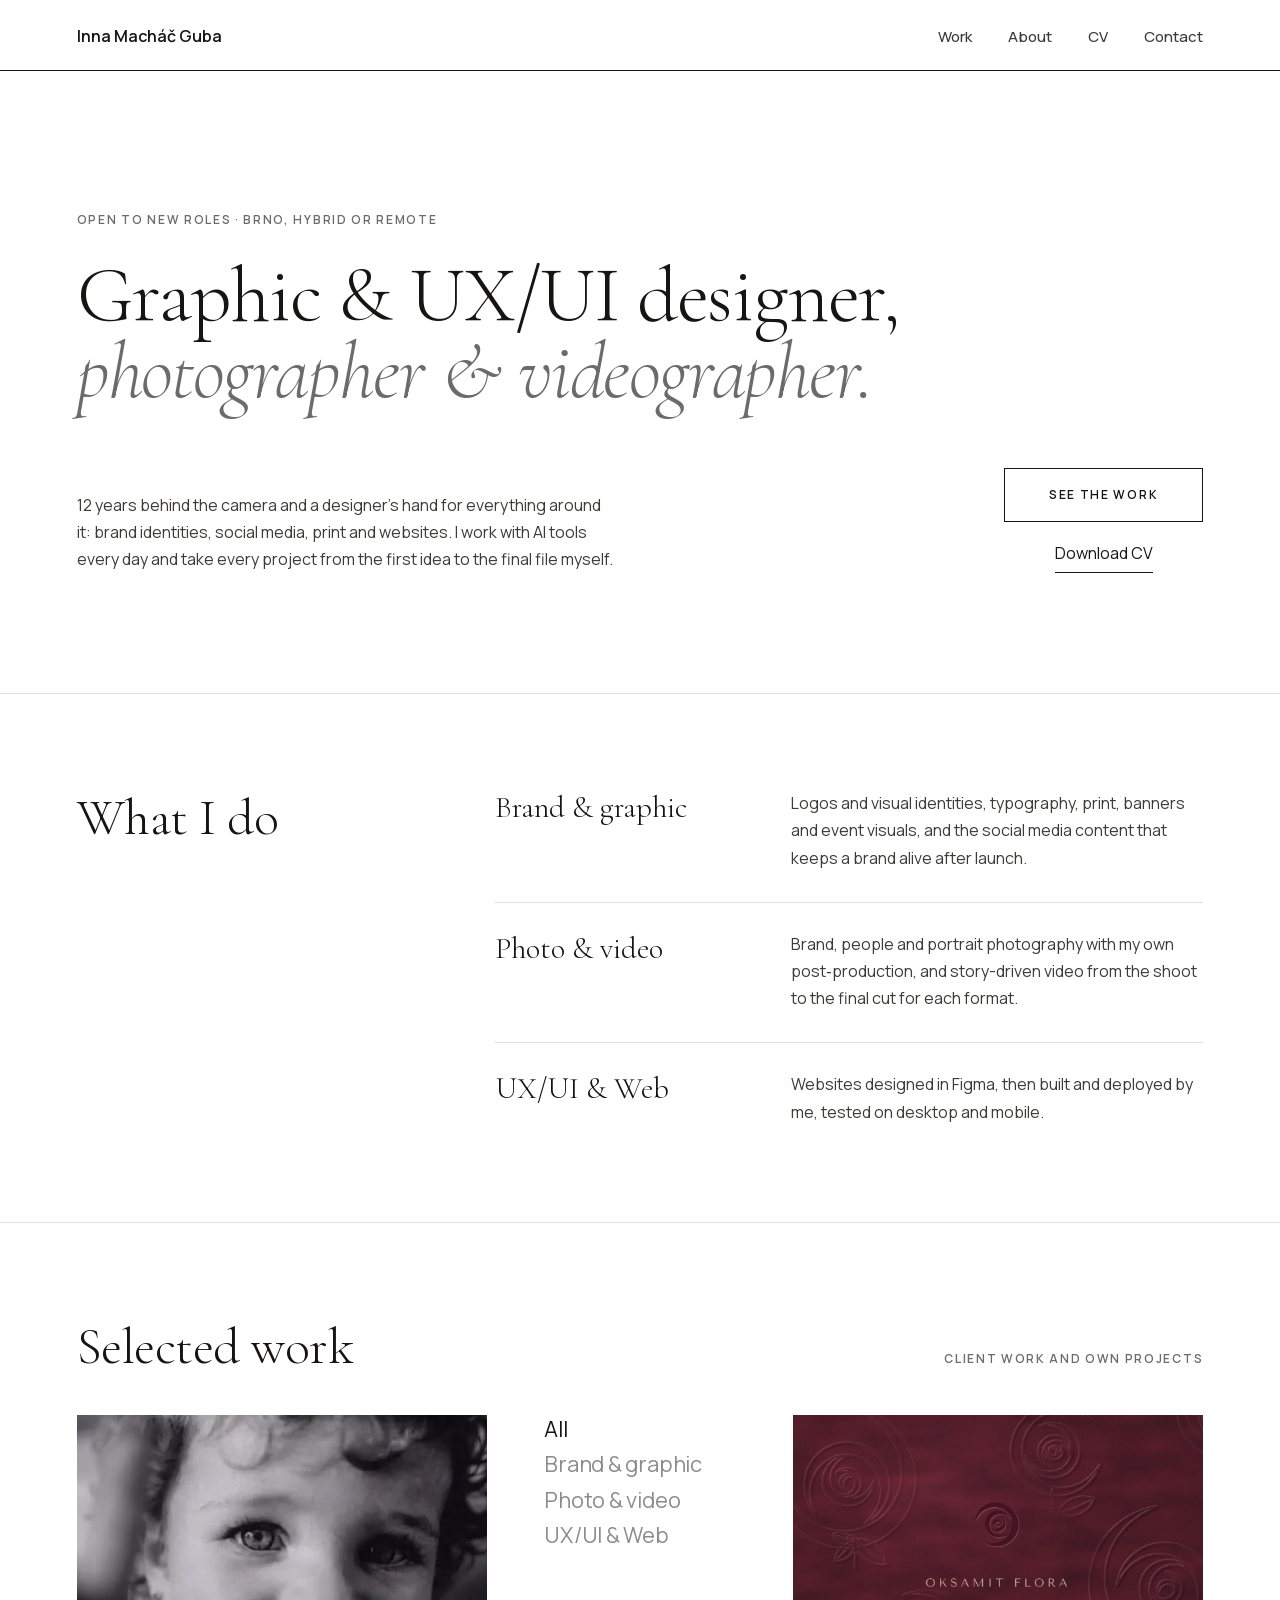
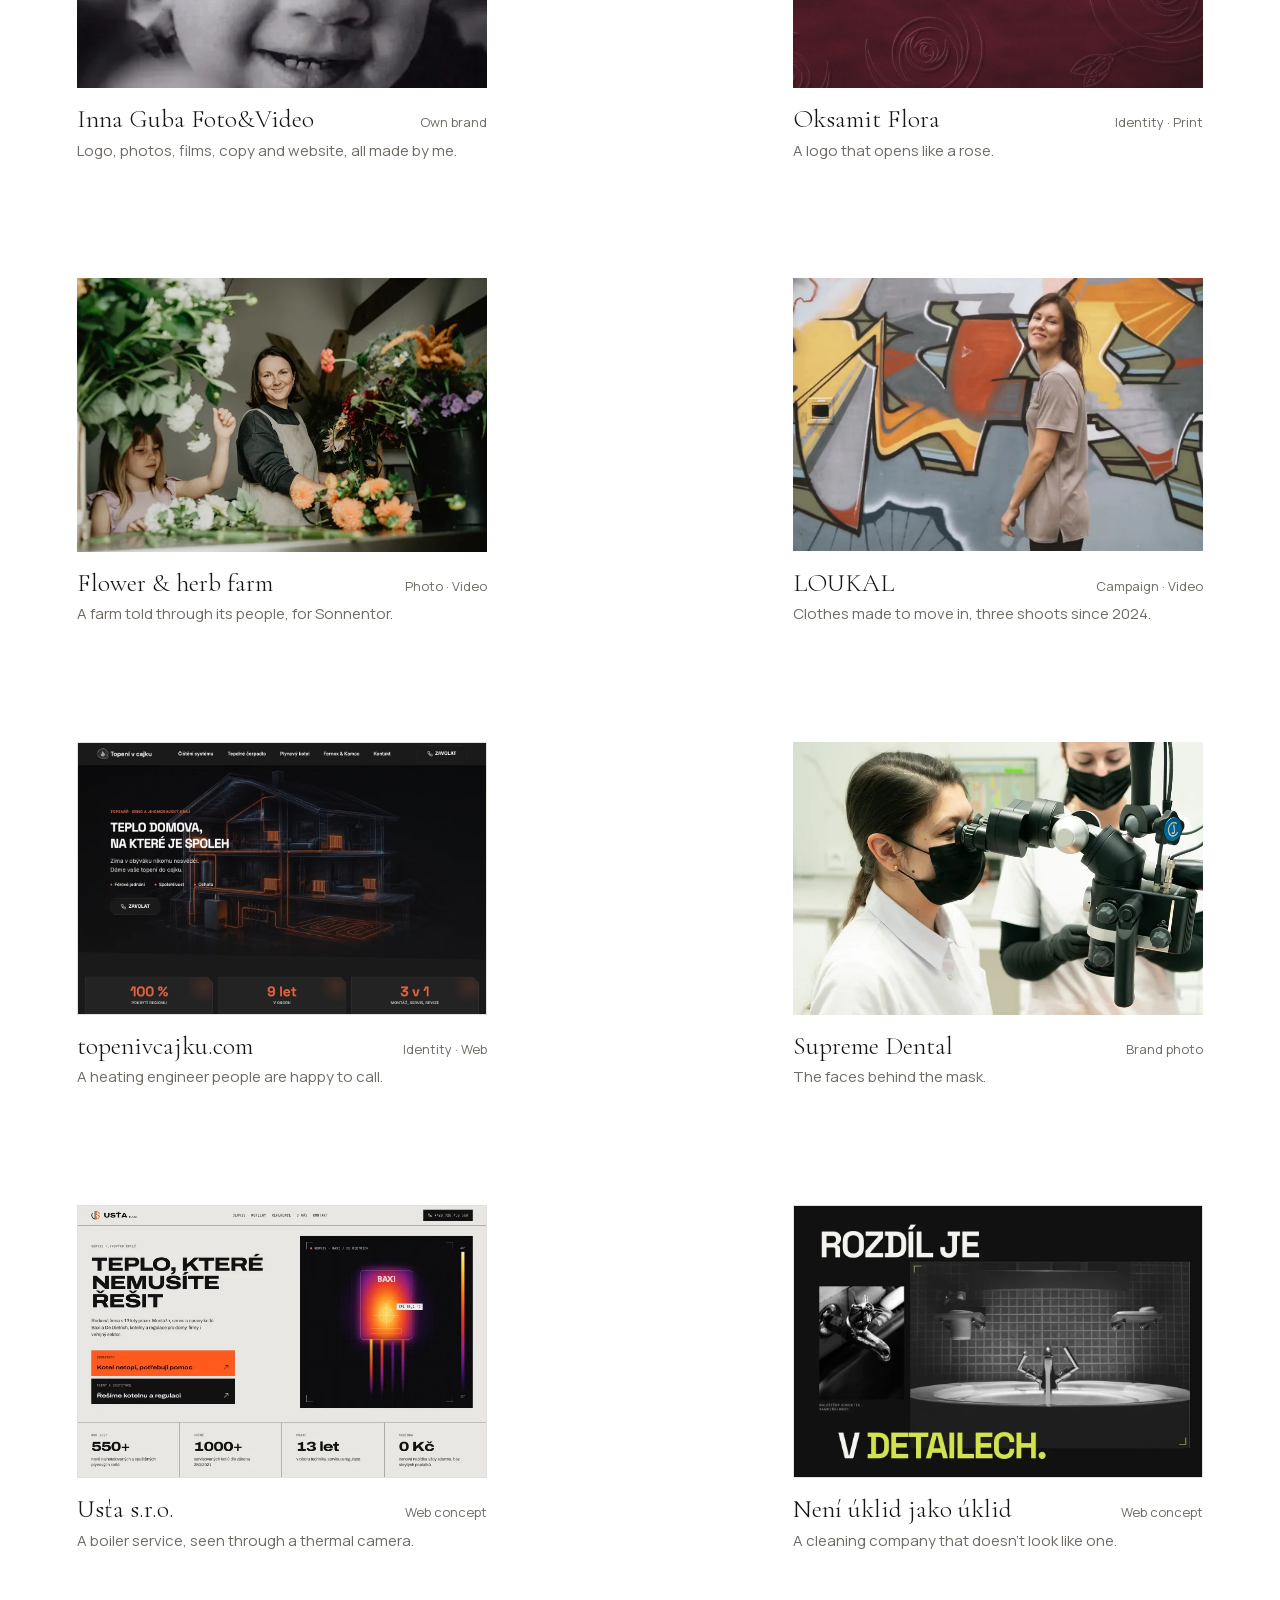
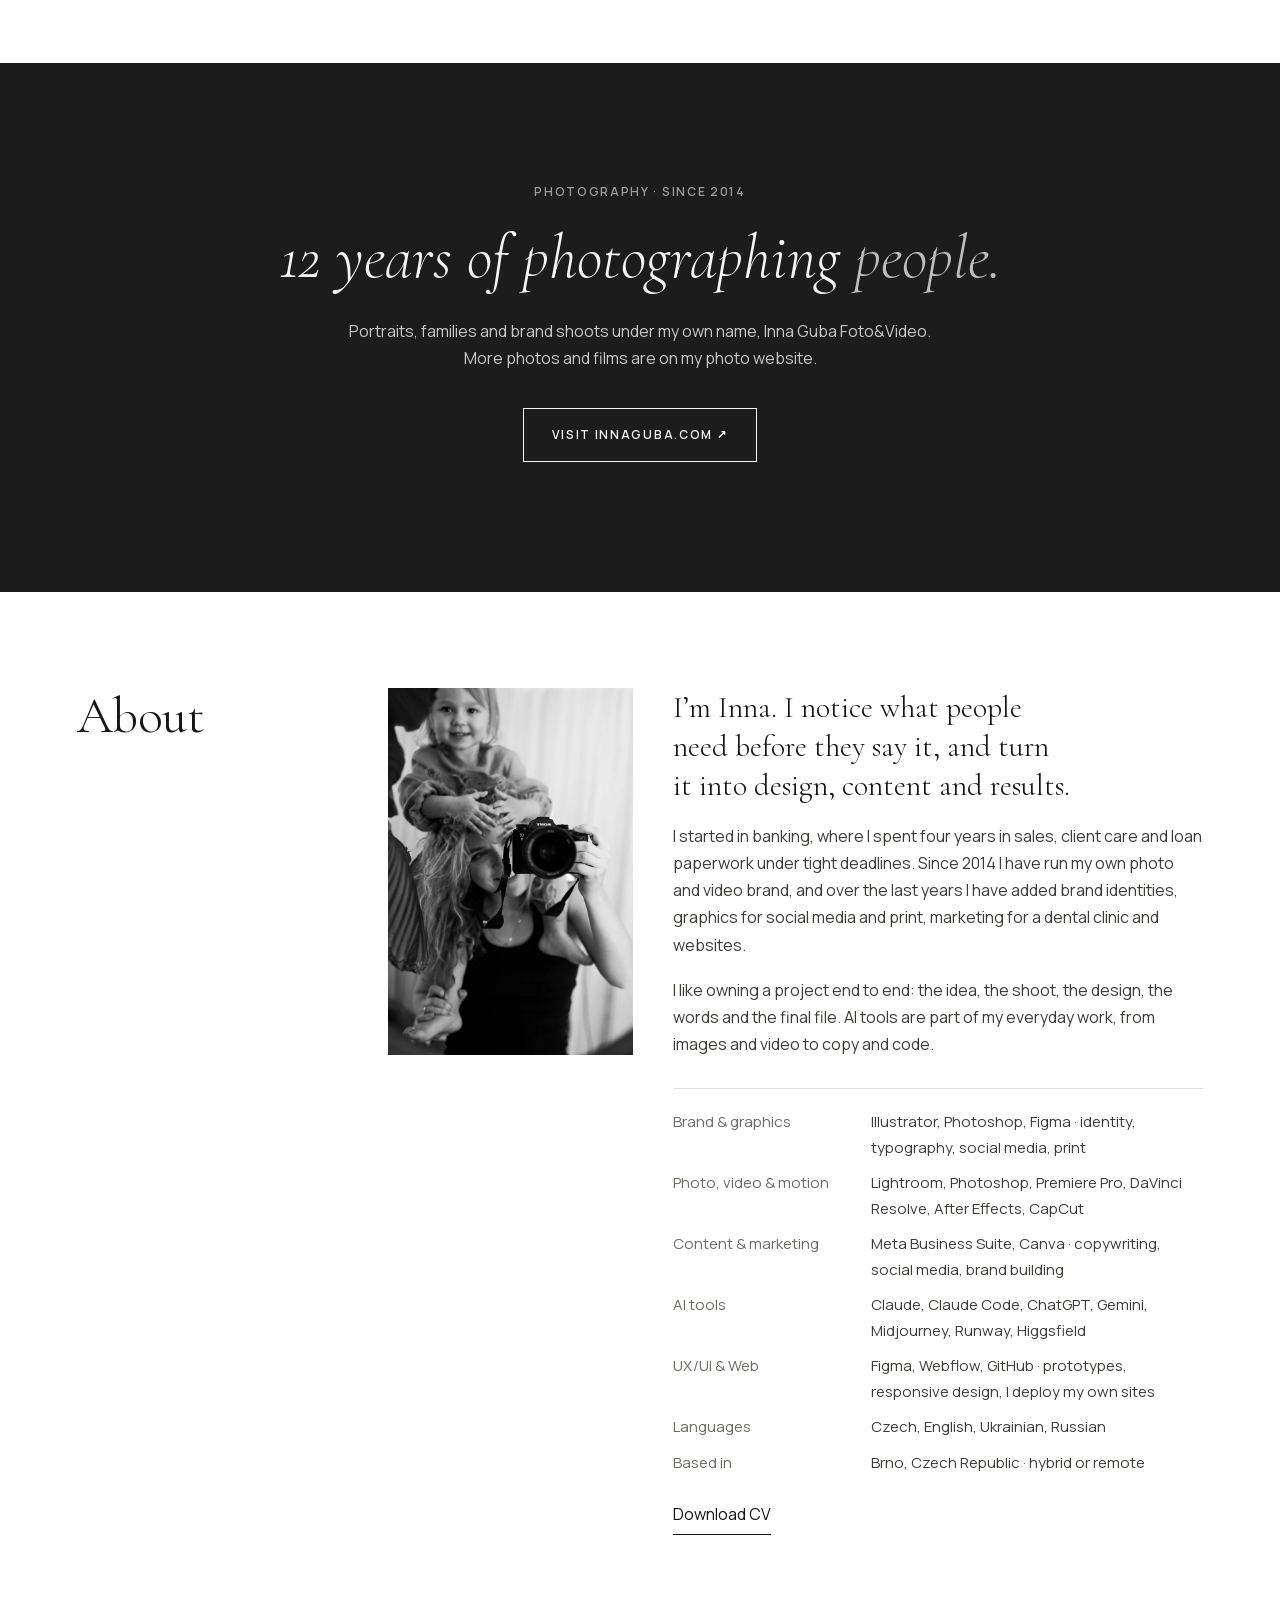
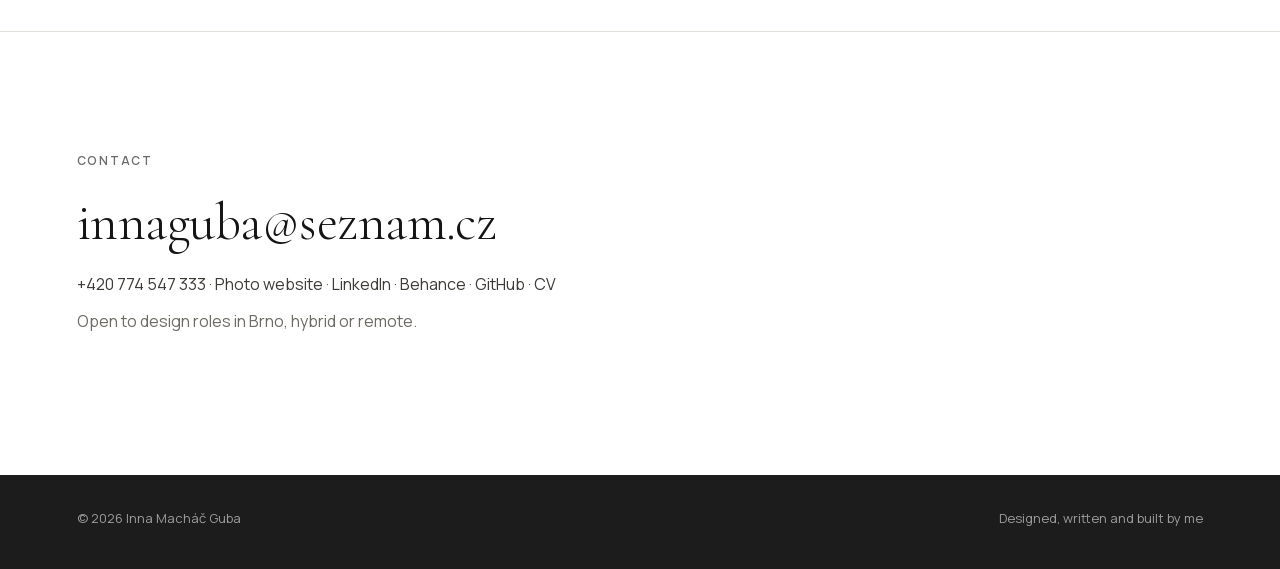
<file: index.html>
<!doctype html>
<html lang="en">
<head>
<meta charset="utf-8">
<meta name="viewport" content="width=device-width, initial-scale=1, viewport-fit=cover">
<title>Inna Macháč Guba — Graphic &amp; UX/UI designer, photographer &amp; videographer</title>
<meta name="description" content="Portfolio of Inna Macháč Guba: brand identities, graphic design, photography, video, social media content and websites. Brno, hybrid or remote.">
<link rel="canonical" href="https://portfolio.innaguba.com/">
<meta name="author" content="Inna Macháč Guba">
<meta property="og:type" content="website">
<meta property="og:url" content="https://portfolio.innaguba.com/">
<meta property="og:title" content="Inna Macháč Guba — Graphic &amp; UX/UI designer, photographer &amp; videographer">
<meta property="og:description" content="Brand, graphic design, photography, video, social media and websites.">
<meta property="og:image" content="https://portfolio.innaguba.com/assets/img/og/innaguba.jpg">
<meta property="og:image:width" content="1200">
<meta property="og:image:height" content="630">
<meta name="twitter:card" content="summary_large_image">
<meta name="theme-color" content="#FFFFFF">
<link rel="preload" href="assets/fonts/cormorant-garamond-normal-latin.woff2" as="font" type="font/woff2" crossorigin>
<link rel="icon" href="assets/img/favicon.svg?v=4" type="image/svg+xml">
<link rel="icon" href="assets/img/favicon-32.png?v=4" sizes="32x32" type="image/png">
<link rel="apple-touch-icon" href="assets/img/apple-touch-icon.png">
<link rel="stylesheet" href="assets/css/main.css?v=42">
<link rel="stylesheet" href="assets/css/portfolio.css?v=21">
<script>document.documentElement.classList.add('js')</script>
<script type="application/ld+json">{"@context":"https://schema.org","@type":"Person","name":"Inna Macháč Guba","jobTitle":"Graphic and UX/UI designer, photographer and videographer","url":"https://portfolio.innaguba.com/","image":"https://portfolio.innaguba.com/assets/img/portrait.webp","email":"mailto:innaguba@seznam.cz","address":{"@type":"PostalAddress","addressLocality":"Brno","addressCountry":"CZ"},"knowsLanguage":["en","cs","uk","ru"],"knowsAbout":["Graphic design","Brand identity","Photography","Video production","Social media content","AI tools","Web design","UX/UI"],"sameAs":["https://www.linkedin.com/in/inna-mach%C3%A1%C4%8D-guba/","https://www.behance.net/innaguba","https://github.com/imgcode-art","https://design.innaguba.com/"]}</script>
</head>
<body>
<a class="skip" href="#main">Skip to content</a>

<header class="site-head">
  <div class="wrap">
    <button class="menu-btn" type="button" aria-label="Open menu" aria-expanded="false" aria-controls="site-nav"><span></span><span></span></button>
    <a class="name" href="./" aria-label="Inna Macháč Guba, homepage">Inna Macháč Guba</a>
    <nav id="site-nav" aria-label="Main">
      <a href="#work">Work</a>
      <a href="#about">About</a>
      <a href="cv/Inna_Machac_Guba_CV.pdf" target="_blank" rel="noopener">CV</a>
      <a href="#contact">Contact</a>
    </nav>
  </div>
</header>

<main id="main">
<section class="hero">
  <div class="wrap">
    <div class="hero-top">
      <div>
        <p class="label">Open to new roles · Brno, hybrid or remote</p>
        <h1>Graphic &amp; UX/UI designer, <em class="accent">photographer &amp;&nbsp;videographer.</em></h1>
      </div>
    </div>
    <div class="hero-foot">
      <p>12 years behind the camera and a designer’s hand for everything around it: brand identities, social media, print and websites. I work with AI tools every day and take every project from the first idea to the final file myself.</p>
      <div class="hero-actions">
        <a class="btn" href="#work">See the work</a>
        <a class="line-link" href="cv/Inna_Machac_Guba_CV.pdf" target="_blank" rel="noopener">Download CV</a>
      </div>
    </div>
  </div>
</section>

<section class="section" id="disciplines">
  <div class="wrap">
    <div class="disc-grid">
      <h2 class="h2">What I do</h2>
      <ol class="disc">
        <li>
          <h3>Brand &amp; graphic</h3>
          <p>Logos and visual identities, typography, print, banners and event visuals, and the social media content that keeps a brand alive after launch.</p>
        </li>
        <li>
          <h3>Photo &amp; video</h3>
          <p>Brand, people and portrait photography with my own post‑production, and story-driven video from the shoot to the final cut for each format.</p>
        </li>
        <li>
          <h3>UX/UI &amp; Web</h3>
          <p>Websites designed in Figma, then built and deployed by me, tested on desktop and mobile.</p>
        </li>
      </ol>
    </div>
  </div>
</section>

<section class="section" id="work">
  <div class="wrap">
    <div class="work-head">
      <h2 class="h2">Selected work</h2>
      <span class="label">Client work and own projects</span>
    </div>

    <div class="wx" data-filter="all">
      <nav class="wx-filter" aria-label="Filter projects">
        <button type="button" data-cat="all" aria-pressed="true">All</button>
        <button type="button" data-cat="brand" aria-pressed="false">Brand &amp; graphic</button>
        <button type="button" data-cat="photo" aria-pressed="false">Photo &amp; video</button>
        <button type="button" data-cat="web" aria-pressed="false">UX/UI &amp; Web</button>
      </nav>
      <div class="wx-col wx-l"></div>
      <div class="wx-col wx-r"></div>

      <div class="wx-pool">
        <a class="wcard" href="work/innaguba.html" data-cats="brand photo web">
          <span class="wmedia"><video class="loop" src="assets/video/innaguba/hero.mp4" poster="assets/video/innaguba/hero.webp" muted loop playsinline preload="none" aria-label="Black-and-white family film"></video></span>
          <span class="wmeta"><span class="wname">Inna Guba Foto&amp;Video</span><span class="wtag">Own brand</span></span>
          <span class="wline">Logo, photos, films, copy and website, all made by me.</span>
        </a>
        <a class="wcard" href="work/oksamit-flora.html" data-cats="brand">
          <span class="wmedia"><img src="assets/img/oksamit/card-1200.webp" width="1200" height="800" alt="The Oksamit Flora logo and wordmark on bordeaux velvet, with embossed roses around it" loading="lazy"></span>
          <span class="wmeta"><span class="wname">Oksamit Flora</span><span class="wtag">Identity · Print</span></span>
          <span class="wline">A logo that opens like a rose.</span>
        </a>
        <a class="wcard" href="work/herb-farm.html" data-cats="photo">
          <span class="wmedia"><img src="assets/img/farm/cover-800.webp" width="800" height="533" alt="A woman from the farm team smiling over fresh dahlias" loading="lazy"></span>
          <span class="wmeta"><span class="wname">Flower &amp; herb farm</span><span class="wtag">Photo · Video</span></span>
          <span class="wline">A farm told through its people, for Sonnentor.</span>
        </a>
        <a class="wcard" href="work/loukal.html" data-cats="photo">
          <span class="wmedia"><video class="loop" src="assets/video/loukal/graffiti.mp4" poster="assets/video/loukal/graffiti.webp" muted loop playsinline preload="none" aria-label="A woman in a beige T-shirt smiling in front of a colourful mural"></video></span>
          <span class="wmeta"><span class="wname">LOUKAL</span><span class="wtag">Campaign · Video</span></span>
          <span class="wline">Clothes made to move in, three shoots since 2024.</span>
        </a>
        <a class="wcard" href="work/topenivcajku.html" data-cats="brand web">
          <span class="wmedia shot"><img src="assets/img/topeni/card-1200.webp?v=2" width="1200" height="800" alt="The topenivcajku.com homepage: a glowing heating diagram of a house and the headline Teplo domova, na které je spoleh" loading="lazy"></span>
          <span class="wmeta"><span class="wname">topenivcajku.com</span><span class="wtag">Identity · Web</span></span>
          <span class="wline">A heating engineer people are happy to call.</span>
        </a>
        <a class="wcard" href="work/supreme-dental.html" data-cats="photo">
          <span class="wmedia"><img src="assets/img/supreme/micro-800.webp" width="800" height="533" alt="A dentist looking through a dental microscope, her assistant beside her" loading="lazy"></span>
          <span class="wmeta"><span class="wname">Supreme Dental</span><span class="wtag">Brand photo</span></span>
          <span class="wline">The faces behind the mask.</span>
        </a>
        <a class="wcard" href="work/usta.html" data-cats="web">
          <span class="wmedia shot"><img src="assets/img/usta/home-desktop-800.webp" width="800" height="500" alt="The homepage of the Usťa s.r.o. redesign" loading="lazy"></span>
          <span class="wmeta"><span class="wname">Usťa s.r.o.</span><span class="wtag">Web concept</span></span>
          <span class="wline">A boiler service, seen through a thermal camera.</span>
        </a>
        <a class="wcard" href="work/neniuklid.html" data-cats="web">
          <span class="wmedia shot"><img src="assets/img/neniuklid/card-1200.webp" width="1200" height="800" alt="A section of the Není úklid jako úklid redesign: the headline Rozdíl je v detailech around black-and-white photos of a polished tap and sink" loading="lazy"></span>
          <span class="wmeta"><span class="wname">Není úklid jako úklid</span><span class="wtag">Web concept</span></span>
          <span class="wline">A cleaning company that doesn’t look like one.</span>
        </a>
      </div>
    </div>
  </div>
</section>

<section class="band-night" id="eye">
  <div class="wrap">
    <h2 class="kicker">Photography · since 2014</h2>
    <p class="lead">12 years of photographing <span>people.</span></p>
    <p class="strip-text">Portraits, families and brand shoots under my own name, Inna Guba Foto&amp;Video. More photos and films are on my photo website.</p>
    <a class="btn btn-night" href="https://innaguba.com" target="_blank" rel="noopener">Visit innaguba.com ↗</a>
  </div>
</section>

<section class="section" id="about">
  <div class="wrap split">
    <h2 class="h2">About</h2>
    <div class="about-grid">
      <img class="about-photo about-work" src="assets/img/photo/hands.webp" width="733" height="1100" alt="Inna at work with her camera, a laughing child on her shoulders" loading="lazy">
      <div class="about-text">
        <p class="about-lead">I’m Inna. I notice what people need before they say it, and turn it into design, content and results.</p>
        <p>I started in banking, where I spent four years in sales, client care and loan paperwork under tight deadlines. Since 2014 I have run my own photo and video brand, and over the last years I have added brand identities, graphics for social media and print, marketing for a dental clinic and websites.</p>
        <p>I like owning a project end to end: the idea, the shoot, the design, the words and the final file. AI tools are part of my everyday work, from images and video to copy and code.</p>
        <dl class="facts">
          <dt>Brand &amp; graphics</dt><dd>Illustrator, Photoshop, Figma · identity, typography, social media, print</dd>
          <dt>Photo, video &amp; motion</dt><dd>Lightroom, Photoshop, Premiere Pro, DaVinci Resolve, After Effects, CapCut</dd>
          <dt>Content &amp; marketing</dt><dd>Meta Business Suite, Canva · copywriting, social media, brand building</dd>
          <dt>AI tools</dt><dd>Claude, Claude Code, ChatGPT, Gemini, Midjourney, Runway, Higgsfield</dd>
          <dt>UX/UI &amp; Web</dt><dd>Figma, Webflow, GitHub · prototypes, responsive design, I deploy my own sites</dd>
          <dt>Languages</dt><dd>Czech, English, Ukrainian, Russian</dd>
          <dt>Based in</dt><dd>Brno, Czech Republic · hybrid or remote</dd>
        </dl>
        <a class="line-link" href="cv/Inna_Machac_Guba_CV.pdf" target="_blank" rel="noopener" style="align-self:flex-start;margin-top:8px">Download CV</a>
      </div>
    </div>
  </div>
</section>

<section class="contact" id="contact">
  <div class="wrap">
    <p class="label">Contact</p>
    <a class="contact-mail" href="mailto:innaguba@seznam.cz">innaguba@seznam.cz</a>
    <p class="contact-lines"><span><a href="tel:+420774547333">+420 774 547 333</a></span><span class="sep"> · </span><span><a href="https://innaguba.com" target="_blank" rel="noopener">Photo website</a></span><span class="sep"> · </span><span><a href="https://www.linkedin.com/in/inna-mach%C3%A1%C4%8D-guba/" target="_blank" rel="noopener">LinkedIn</a></span><span class="sep"> · </span><span><a href="https://www.behance.net/innaguba" target="_blank" rel="noopener">Behance</a></span><span class="sep"> · </span><span><a href="https://github.com/imgcode-art" target="_blank" rel="noopener">GitHub</a></span><span class="sep"> · </span><span><a href="cv/Inna_Machac_Guba_CV.pdf" target="_blank" rel="noopener">CV</a></span></p>
    <p class="contact-note">Open to design roles in Brno, hybrid or remote.</p>
  </div>
</section>
</main>

<footer class="site-foot">
  <div class="wrap">
    <div class="foot-bar">
      <span>© 2026 Inna Macháč Guba</span>
      <span>Designed, written and built by me</span>
    </div>
  </div>
</footer>
<script src="assets/js/main.js?v=11" defer></script>
</body>
</html>
</file>
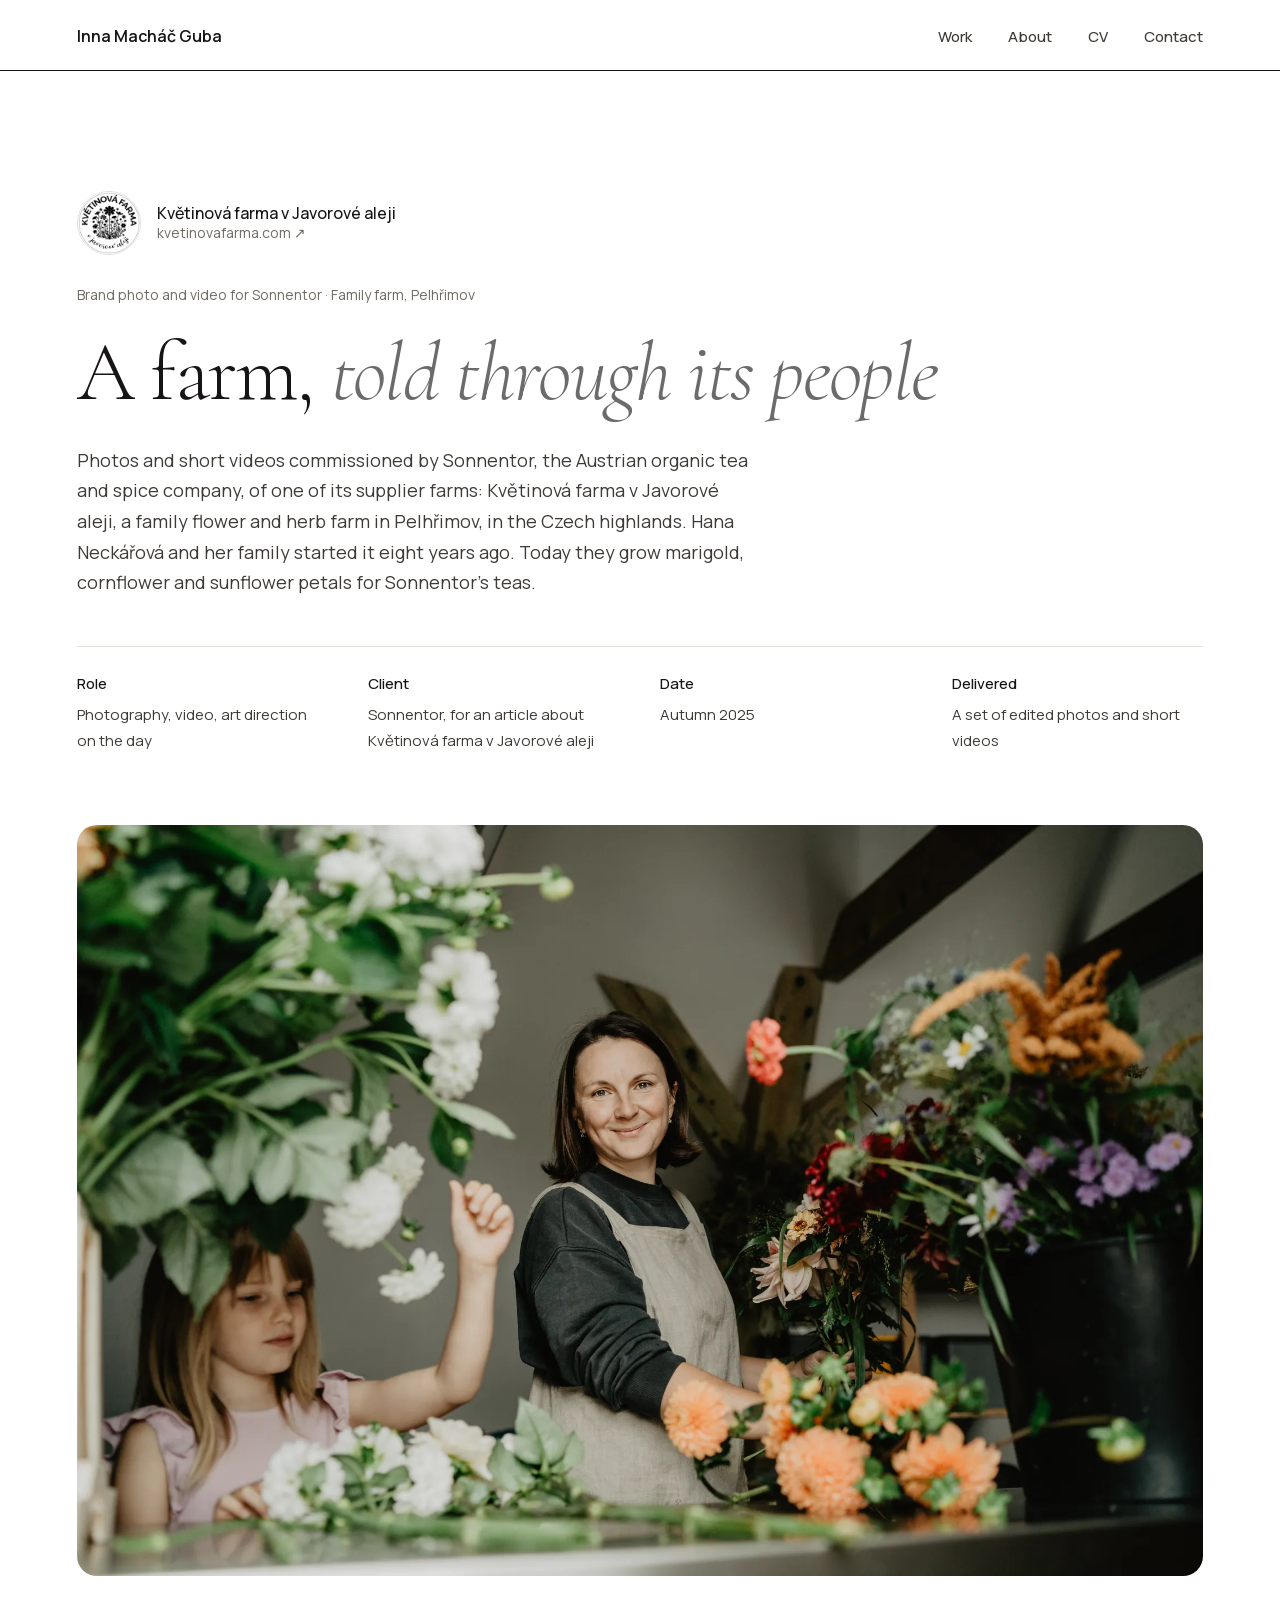
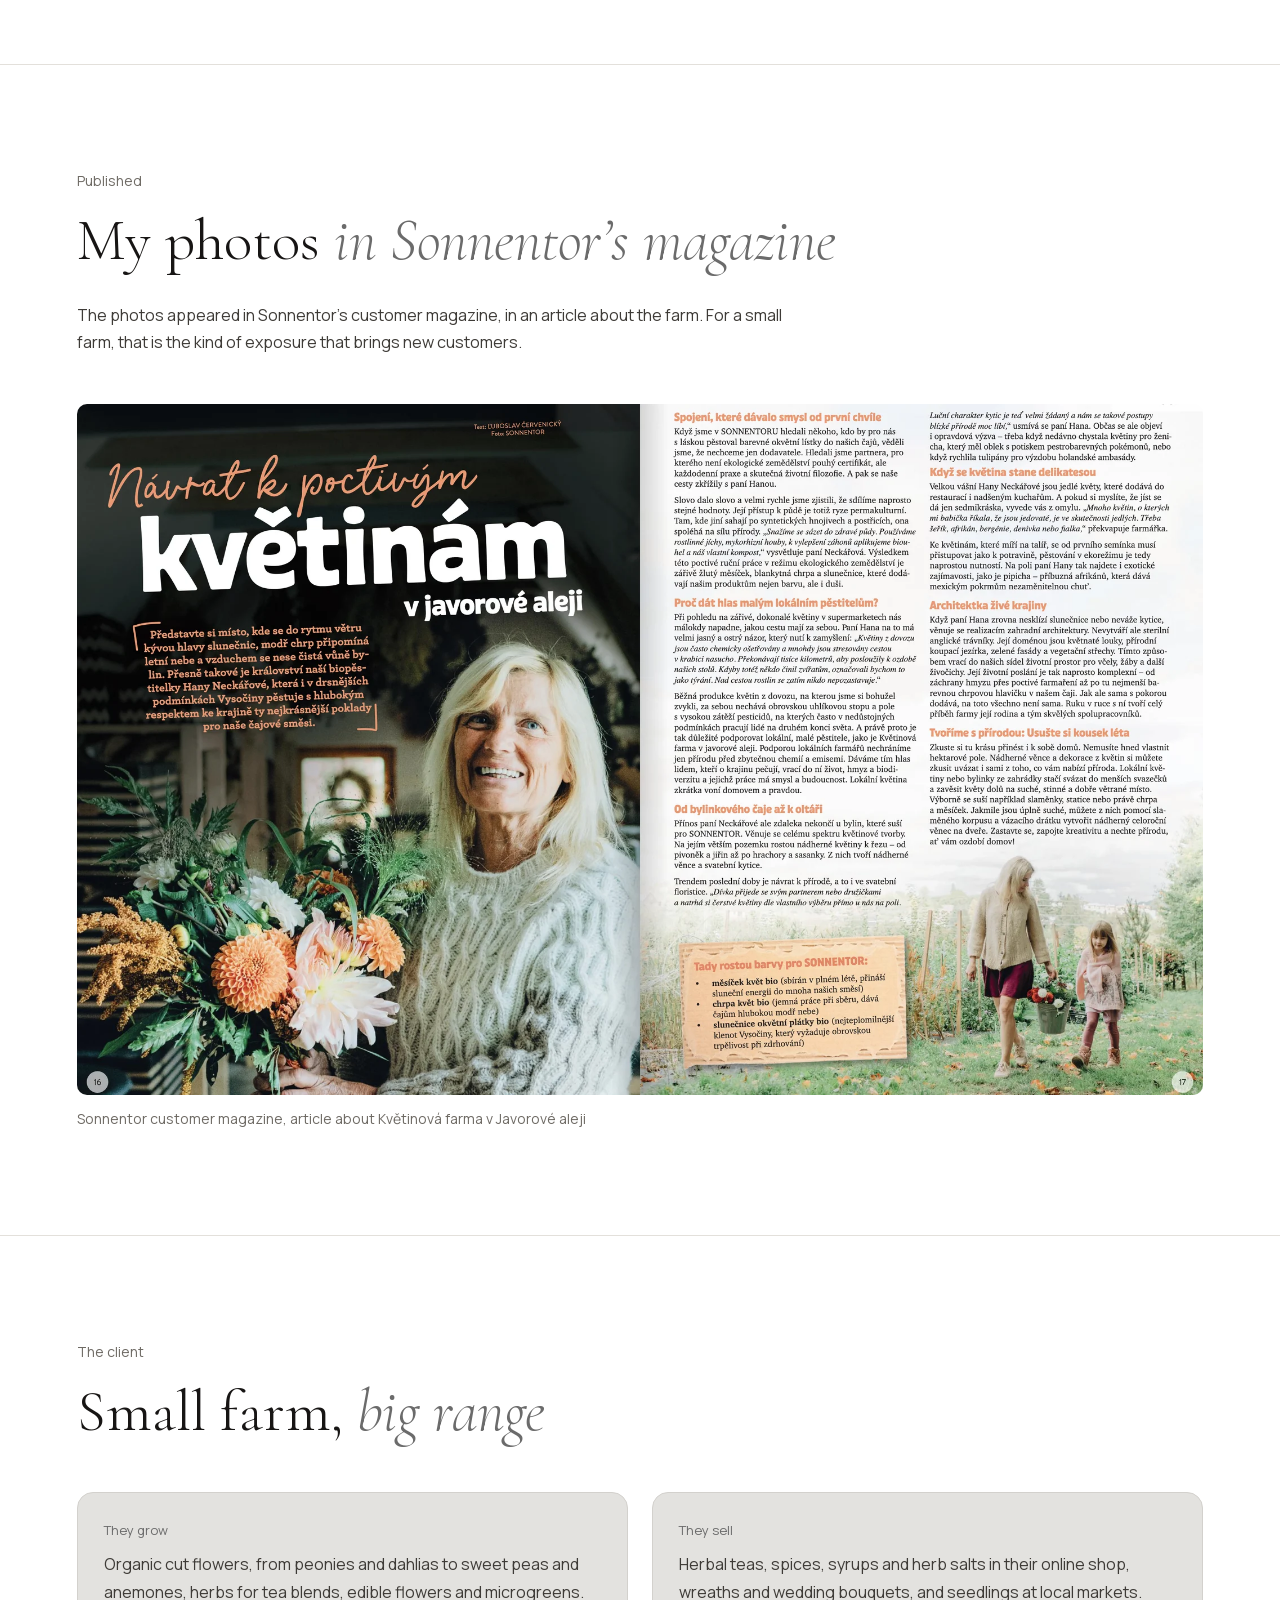
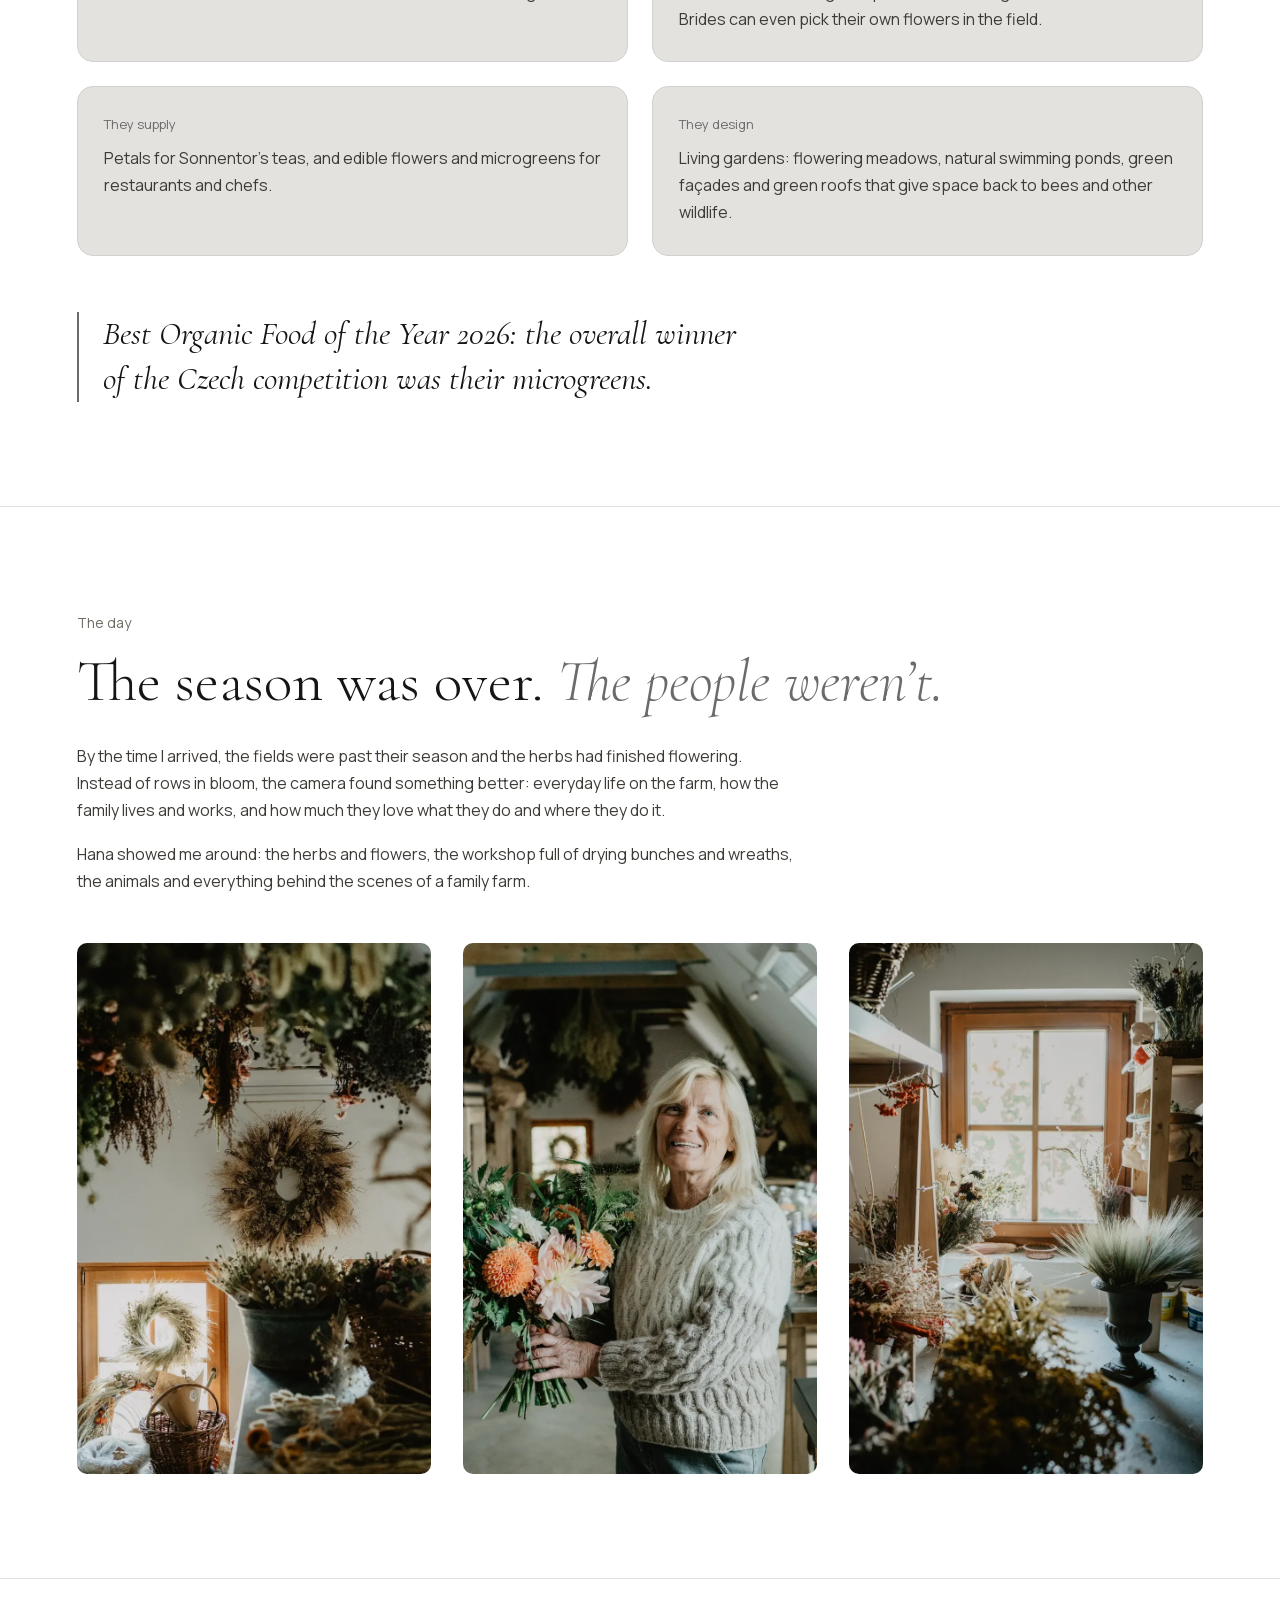
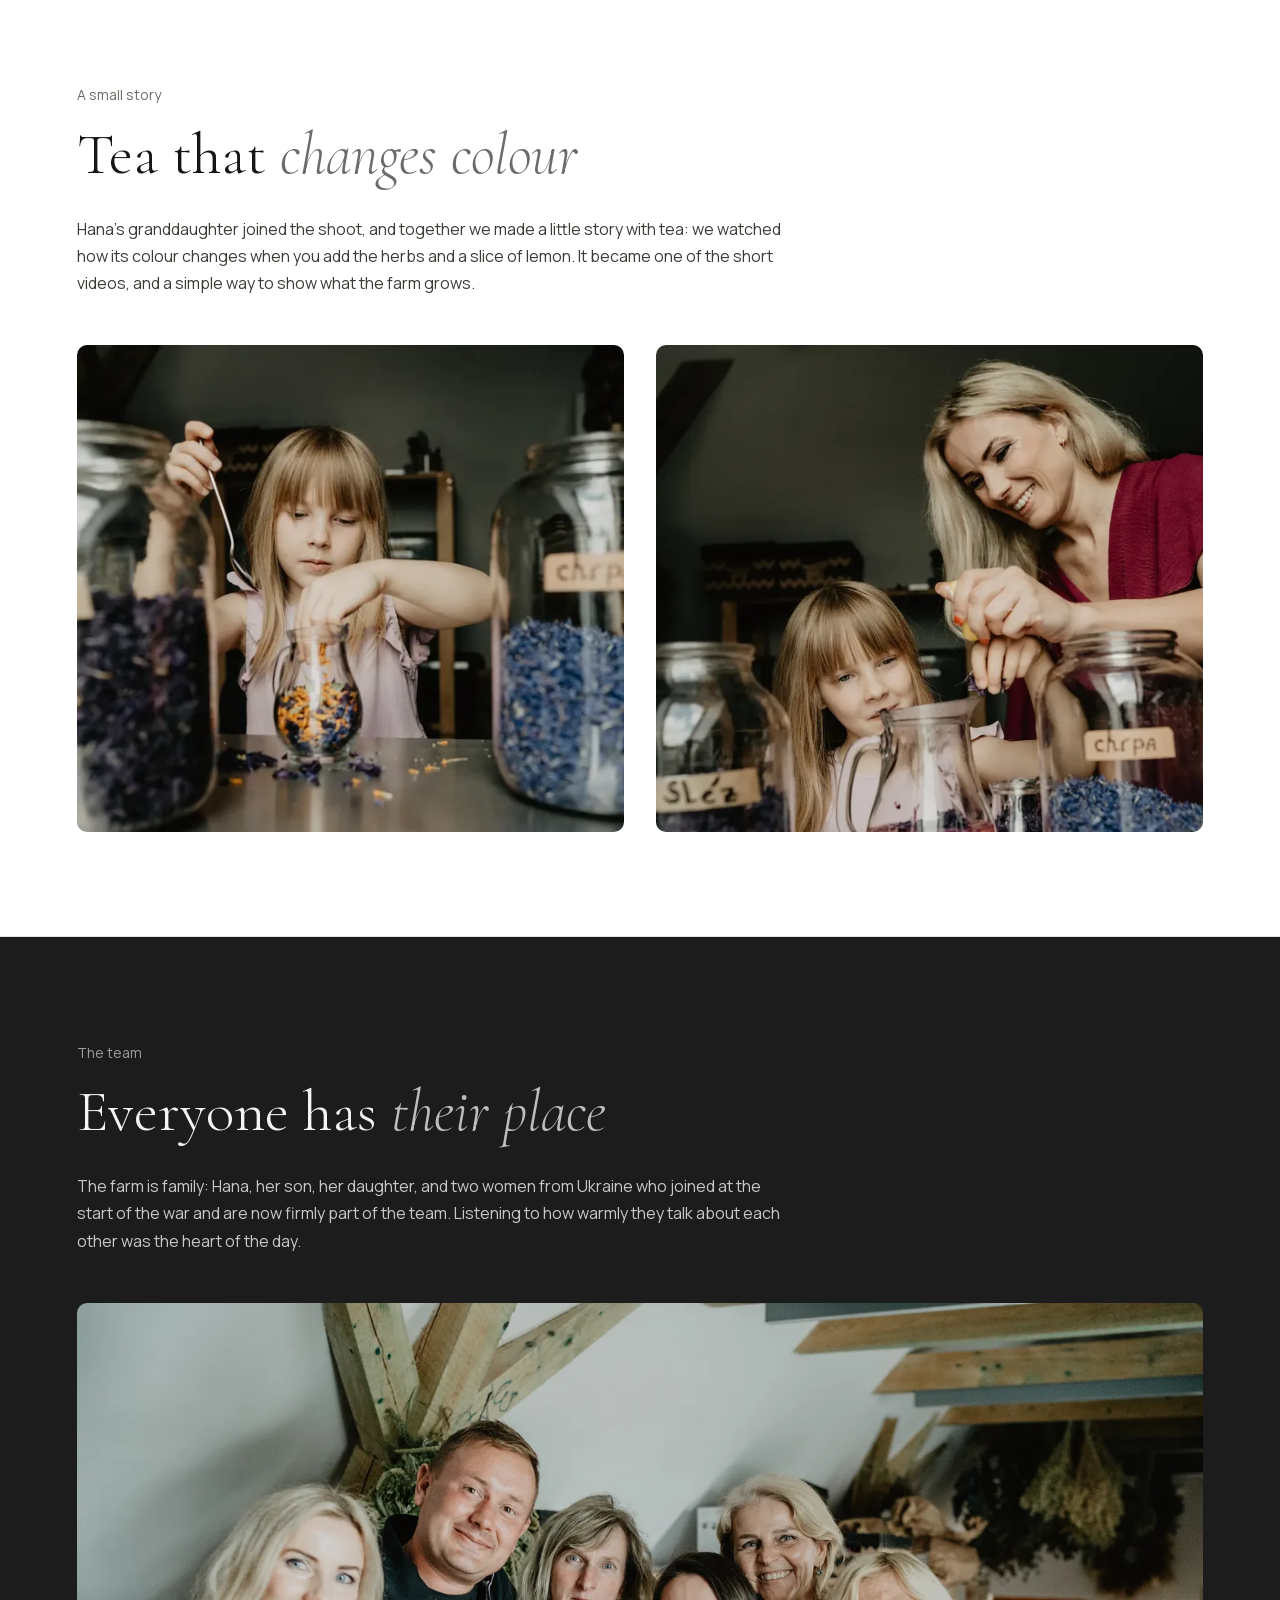
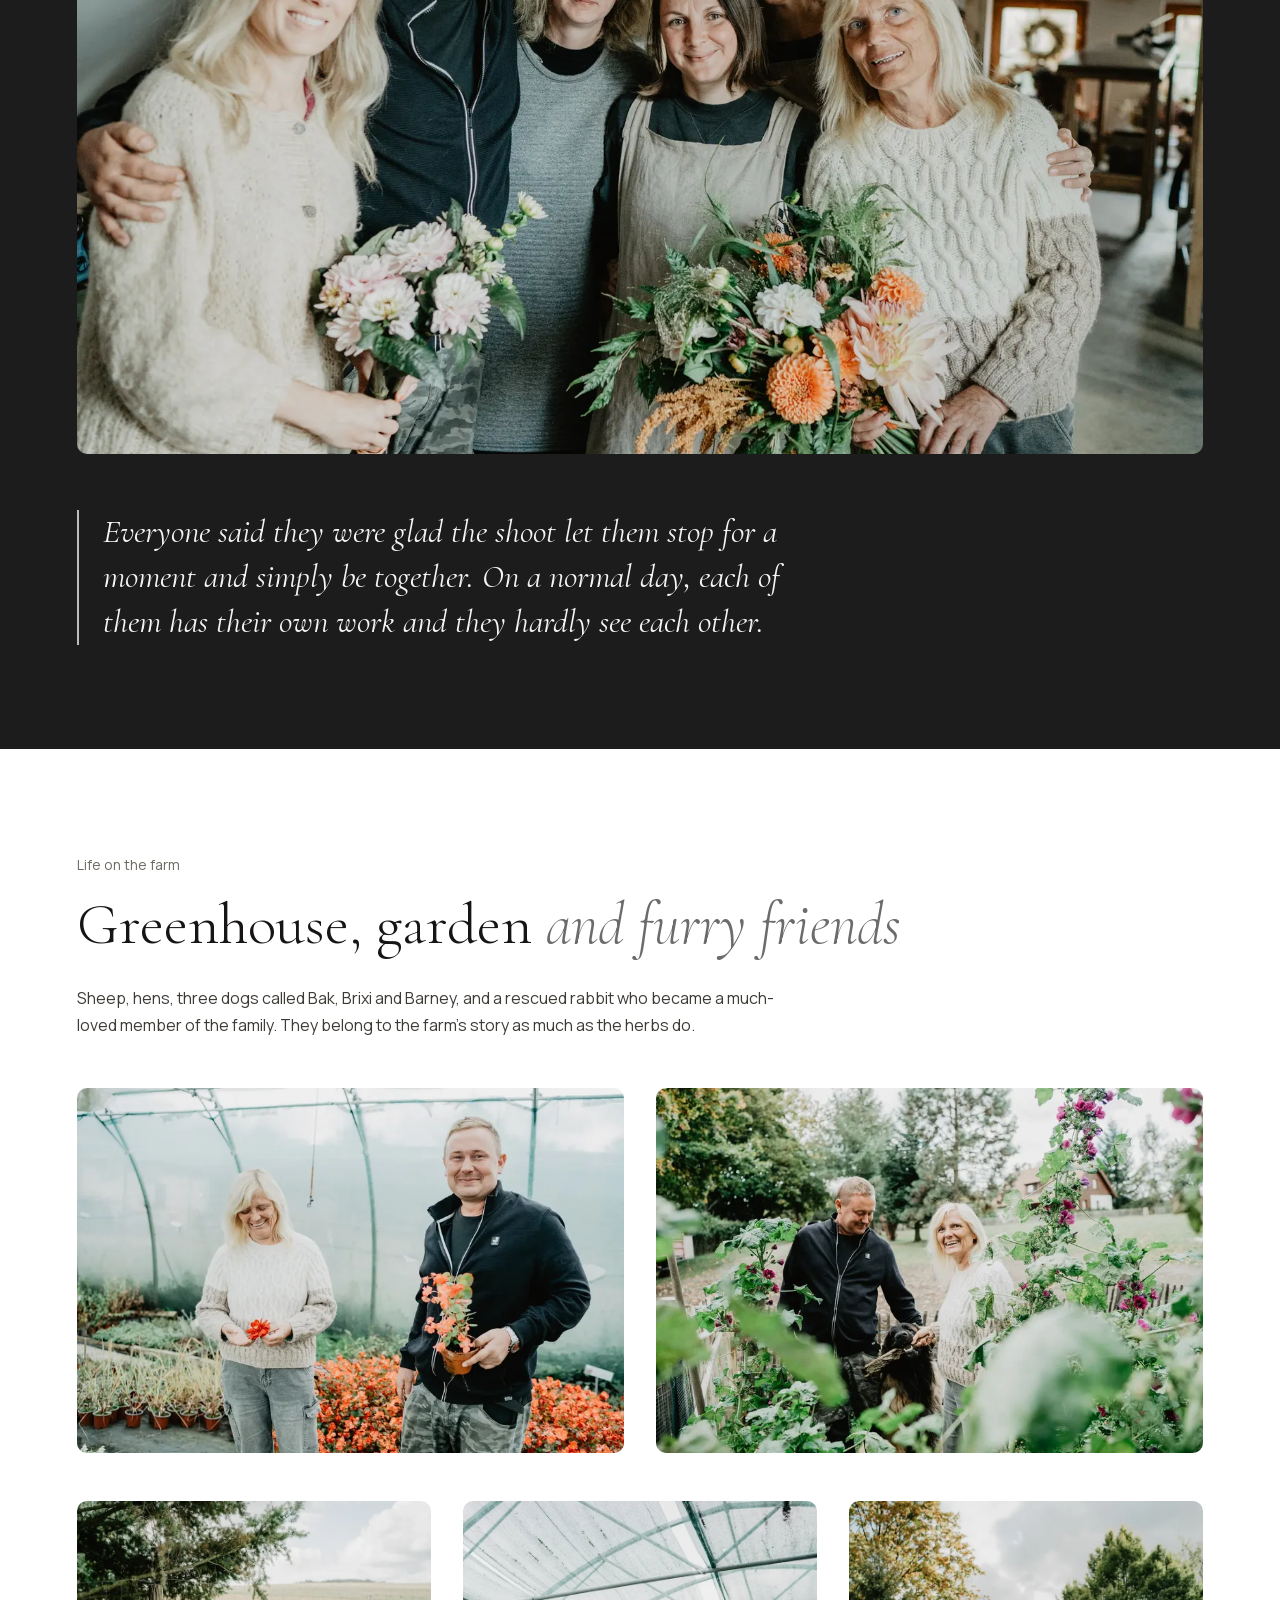
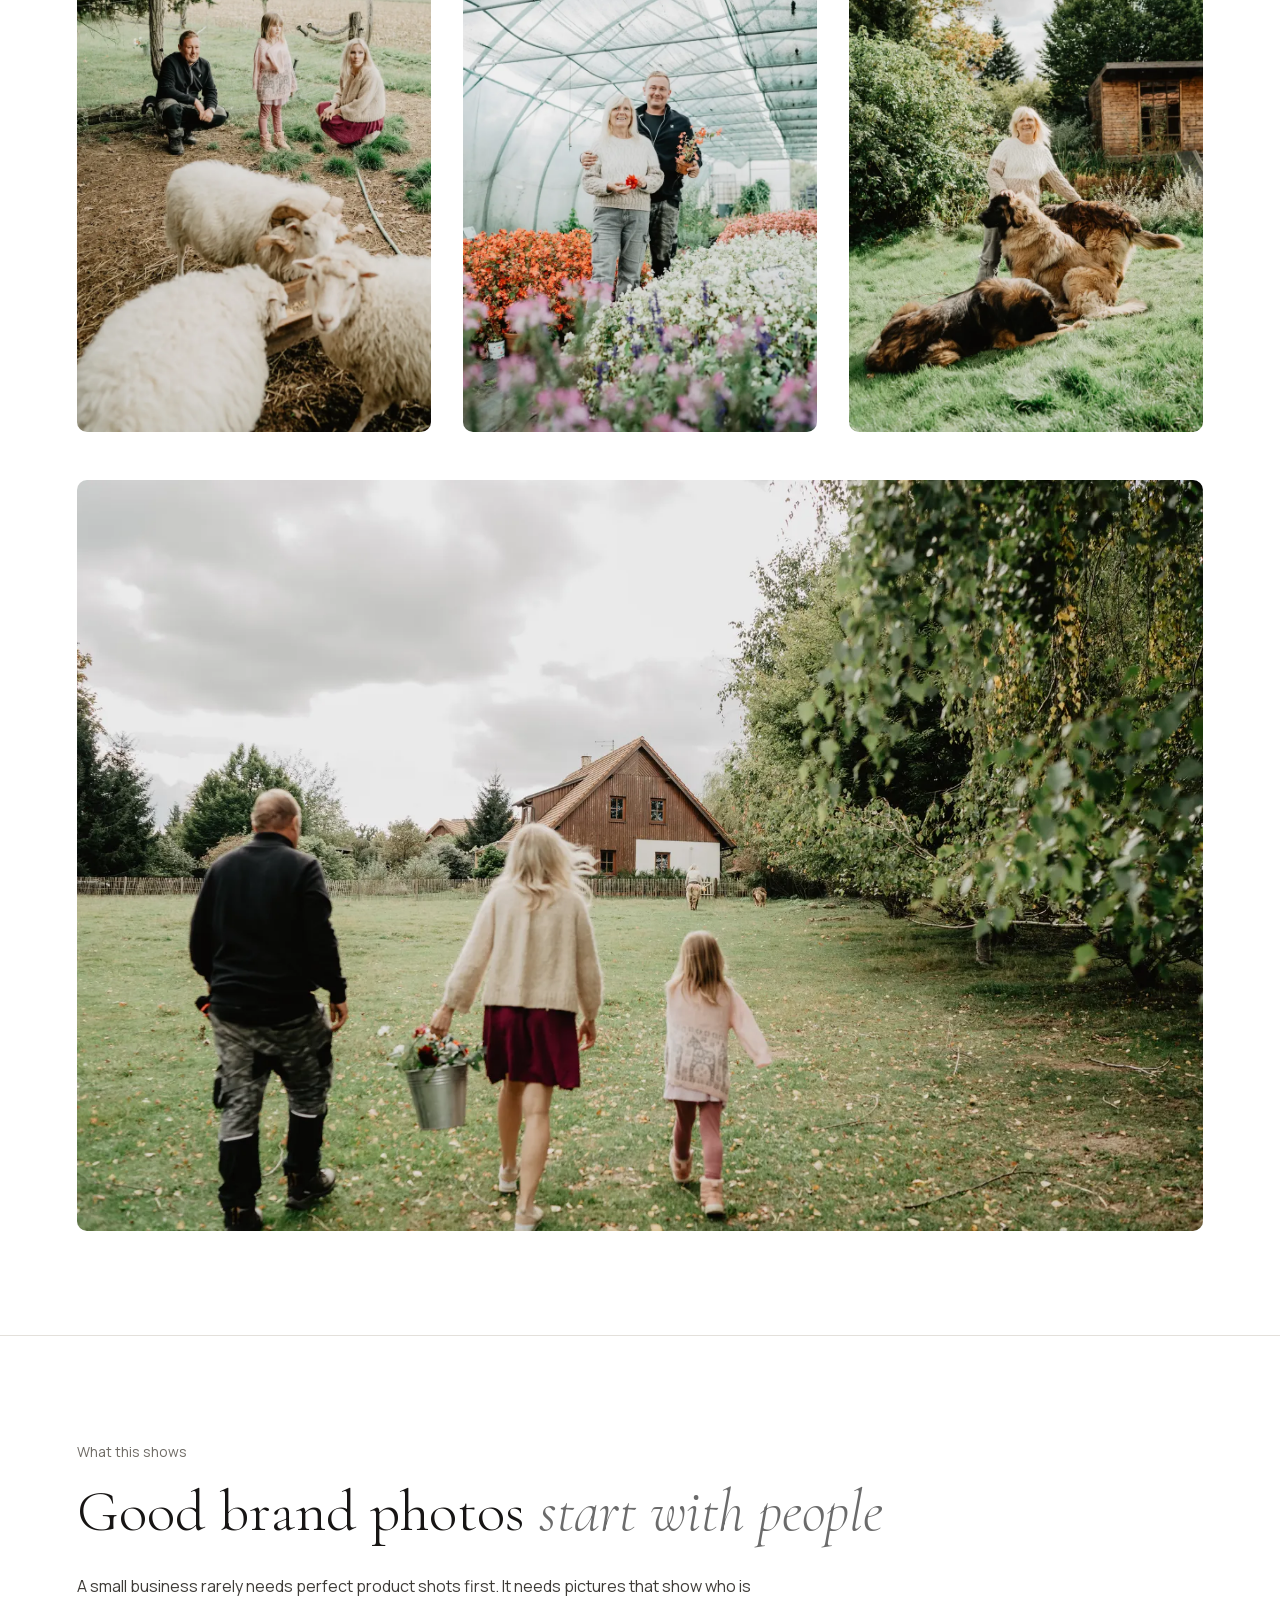
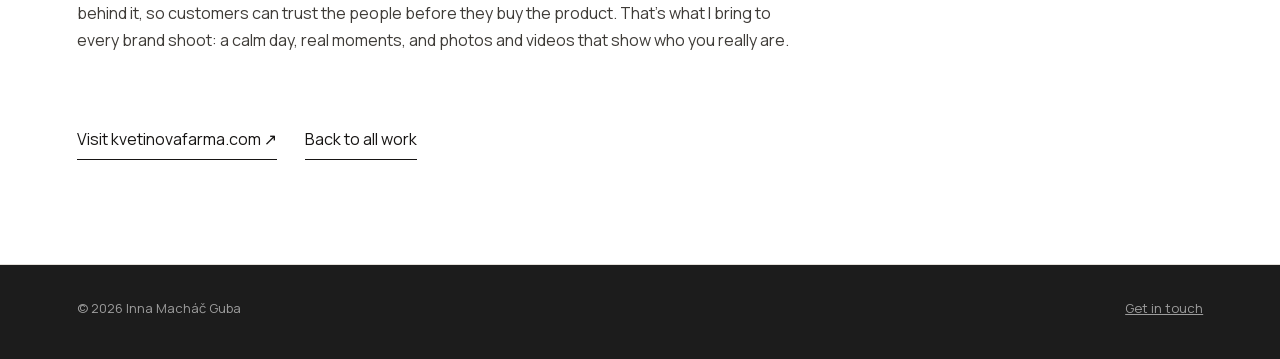
<file: work/herb-farm.html>
<!doctype html>
<html lang="en">
<head>
<meta charset="utf-8">
<meta name="viewport" content="width=device-width, initial-scale=1, viewport-fit=cover">
<title>Brand photo and video for a family herb farm — Inna Macháč Guba</title>
<meta name="description" content="Brand photos and short videos commissioned by Sonnentor, the Austrian organic tea and spice company, of a family herb farm in Pelhřimov that grows for it: the people, the workshop, the animals and everyday life.">
<meta property="og:title" content="A farm, told through its people">

<link rel="canonical" href="https://design.innaguba.com/work/herb-farm.html">
<meta name="author" content="Inna Macháč Guba">
<meta property="og:type" content="article">
<meta property="og:url" content="https://design.innaguba.com/work/herb-farm.html">
<meta property="og:description" content="Brand photos and short videos commissioned by Sonnentor, the Austrian organic tea and spice company, of a family herb farm in Pelhřimov that grows for it: the people, the workshop, the animals and everyday life.">
<meta property="og:image" content="https://design.innaguba.com/assets/img/og/herb-farm.jpg">
<meta property="og:image:width" content="1200">
<meta property="og:image:height" content="630">
<meta property="og:site_name" content="Inna Guba Design">
<meta name="twitter:card" content="summary_large_image">
<meta name="theme-color" content="#FFFFFF">
<link rel="preload" href="../assets/fonts/cormorant-garamond-normal-latin.woff2" as="font" type="font/woff2" crossorigin>
<link rel="icon" href="../assets/img/favicon.svg?v=4" type="image/svg+xml">
<link rel="icon" href="../assets/img/favicon-32.png?v=4" sizes="32x32" type="image/png">
<link rel="apple-touch-icon" href="../assets/img/apple-touch-icon.png">
<link rel="stylesheet" href="../assets/css/main.css?v=42">
<link rel="stylesheet" href="../assets/css/case.css?v=21">
<link rel="stylesheet" href="../assets/css/portfolio.css?v=16">
<script>document.documentElement.classList.add('js')</script>
<script type="application/ld+json">{"@context":"https://schema.org","@graph":[{"@type":"CreativeWork","@id":"https://design.innaguba.com/work/herb-farm.html#work","name":"A farm, told through its people","headline":"A farm, told through its people","description":"Brand photos and short videos commissioned by Sonnentor, the Austrian organic tea and spice company, of a family herb farm in Pelhřimov that grows for it: the people, the workshop, the animals and everyday life.","url":"https://design.innaguba.com/work/herb-farm.html","image":"https://design.innaguba.com/assets/img/og/herb-farm.jpg","inLanguage":"en","author":{"@type":"Person","@id":"https://design.innaguba.com/#inna","name":"Inna Macháč Guba","url":"https://design.innaguba.com/"},"publisher":{"@type":"ProfessionalService","@id":"https://design.innaguba.com/#studio","name":"Inna Guba Design"},"isPartOf":{"@id":"https://design.innaguba.com/#site"}},{"@type":"BreadcrumbList","itemListElement":[{"@type":"ListItem","position":1,"name":"Projects","item":"https://design.innaguba.com/#work"},{"@type":"ListItem","position":2,"name":"A farm, told through its people","item":"https://design.innaguba.com/work/herb-farm.html"}]}]}</script>
</head>
<body class="case-herb-farm">
<a class="skip" href="#main">Skip to content</a>

<header class="site-head">
  <div class="wrap">
    <button class="menu-btn" type="button" aria-label="Open menu" aria-expanded="false" aria-controls="site-nav"><span></span><span></span></button>
    <a class="name" href="../" aria-label="Inna Macháč Guba, homepage">Inna Macháč Guba</a>
    <nav id="site-nav" aria-label="Main">
      <a href="../#work">Work</a>
      <a href="../#about">About</a>
      <a href="../cv/Inna_Machac_Guba_CV.pdf" target="_blank" rel="noopener">CV</a>
      <a href="../#contact">Contact</a>
    </nav>
  </div>
</header>

<main id="main">

<section class="cs-hero">
  <div class="wrap">
    <a class="client" href="https://www.kvetinovafarma.com/" target="_blank" rel="noopener"><img src="../assets/img/farm/logo.webp" width="320" height="320" alt="Květinová farma v Javorové aleji logo"><span>Květinová farma v Javorové aleji<small>kvetinovafarma.com ↗</small></span></a>
    <p class="eyebrow">Brand photo and video for Sonnentor · Family farm, Pelhřimov</p>
    <h1>A farm, <em class="ed">told through its people</em></h1>
    <p class="lead">Photos and short videos commissioned by Sonnentor, the Austrian organic tea and spice company, of one of its supplier farms: Květinová farma v Javorové aleji, a family flower and herb farm in Pelhřimov, in the Czech highlands. Hana Neckářová and her family started it eight years ago. Today they grow marigold, cornflower and sunflower petals for Sonnentor’s teas.</p>
    <div class="cs-meta">
      <div><b>Role</b>Photography, video, art direction on the day</div>
      <div><b>Client</b>Sonnentor, for an article about Květinová farma v Javorové aleji</div>
      <div><b>Date</b>Autumn 2025</div>
      <div><b>Delivered</b>A set of edited photos and short videos</div>
    </div>
    <figure class="figure wide-cover"><img fetchpriority="high" src="../assets/img/farm/cover.webp" srcset="../assets/img/farm/cover-800.webp 800w, ../assets/img/farm/cover.webp 2000w" sizes="(max-width: 1200px) 92vw, 1100px" width="2000" height="1333" alt="A woman from the farm team smiling over fresh dahlias in the workshop, a girl helping beside her"></figure>
  </div>
</section>

<section class="cs">
  <div class="wrap">
    <p class="eyebrow">Published</p>
    <h2>My photos <em class="ed">in Sonnentor’s magazine</em></h2>
    <div class="prose"><p>The photos appeared in Sonnentor’s customer magazine, in an article about the farm. For a small farm, that is the kind of exposure that brings new customers.</p></div>
    <figure class="figure"><img src="../assets/img/farm/sonnentor-magazine.webp" srcset="../assets/img/farm/sonnentor-magazine-800.webp 800w, ../assets/img/farm/sonnentor-magazine.webp 2000w" sizes="(max-width: 1200px) 92vw, 1100px" width="2000" height="1227" alt="Two-page spread in the Sonnentor magazine about the farm, with a portrait of Hana holding a bouquet" loading="lazy"><figcaption>Sonnentor customer magazine, article about Květinová farma v Javorové aleji</figcaption></figure>
  </div>
</section>

<section class="cs">
  <div class="wrap">
    <p class="eyebrow">The client</p>
    <h2>Small farm, <em class="ed">big range</em></h2>
    <div class="cards two">
      <div class="card"><p class="k">They grow</p><p>Organic cut flowers, from peonies and dahlias to sweet peas and anemones, herbs for tea blends, edible flowers and microgreens.</p></div>
      <div class="card"><p class="k">They sell</p><p>Herbal teas, spices, syrups and herb salts in their online shop, wreaths and wedding bouquets, and seedlings at local markets. Brides can even pick their own flowers in the field.</p></div>
      <div class="card"><p class="k">They supply</p><p>Petals for Sonnentor’s teas, and edible flowers and microgreens for restaurants and chefs.</p></div>
      <div class="card"><p class="k">They design</p><p>Living gardens: flowering meadows, natural swimming ponds, green façades and green roofs that give space back to bees and other wildlife.</p></div>
    </div>
    <p class="callout">Best Organic Food of the Year 2026: the overall winner of the Czech competition was their microgreens.</p>
  </div>
</section>

<section class="cs">
  <div class="wrap">
    <p class="eyebrow">The day</p>
    <h2>The season was over. <em class="ed">The people weren’t.</em></h2>
    <div class="prose">
      <p>By the time I arrived, the fields were past their season and the herbs had finished flowering. Instead of rows in bloom, the camera found something better: everyday life on the farm, how the family lives and works, and how much they love what they do and where they do it.</p>
      <p>Hana showed me around: the herbs and flowers, the workshop full of drying bunches and wreaths, the animals and everything behind the scenes of a family farm.</p>
    </div>
    <div class="fig-grid three">
      <figure class="figure"><img src="../assets/img/farm/dsc07592.webp" srcset="../assets/img/farm/dsc07592-800.webp 800w, ../assets/img/farm/dsc07592.webp 1067w" sizes="(max-width: 900px) 92vw, 360px" width="1067" height="1600" alt="Dried flower wreaths hanging in the farm workshop" loading="lazy"></figure>
      <figure class="figure"><img src="../assets/img/farm/dsc08120.webp" srcset="../assets/img/farm/dsc08120-800.webp 800w, ../assets/img/farm/dsc08120.webp 1067w" sizes="(max-width: 900px) 92vw, 360px" width="1067" height="1600" alt="Hana Neckářová smiling with a bouquet of dahlias" loading="lazy"></figure>
      <figure class="figure"><img src="../assets/img/farm/dsc07691.webp" srcset="../assets/img/farm/dsc07691-800.webp 800w, ../assets/img/farm/dsc07691.webp 1067w" sizes="(max-width: 900px) 92vw, 360px" width="1067" height="1600" alt="Bunches of herbs drying under the roof of the workshop" loading="lazy"></figure>
    </div>
  </div>
</section>

<section class="cs">
  <div class="wrap">
    <p class="eyebrow">A small story</p>
    <h2>Tea that <em class="ed">changes colour</em></h2>
    <div class="prose"><p>Hana’s granddaughter joined the shoot, and together we made a little story with tea: we watched how its colour changes when you add the herbs and a slice of lemon. It became one of the short videos, and a simple way to show what the farm grows.</p></div>
    <div class="fig-grid match">
      <figure class="figure"><img src="../assets/img/farm/dsc07817.webp" srcset="../assets/img/farm/dsc07817-800.webp 800w, ../assets/img/farm/dsc07817.webp 1600w" sizes="(max-width: 900px) 92vw, 540px" width="1600" height="1067" alt="A girl adding dried blue flowers to a glass jar of tea" loading="lazy"></figure>
      <figure class="figure"><img src="../assets/img/farm/dsc07878.webp" srcset="../assets/img/farm/dsc07878-800.webp 800w, ../assets/img/farm/dsc07878.webp 1067w" sizes="(max-width: 900px) 92vw, 540px" width="1067" height="1600" alt="A woman and a girl pouring tea that has turned pink" loading="lazy"></figure>
    </div>
  </div>
</section>

<section class="cs night">
  <div class="wrap">
    <p class="eyebrow">The team</p>
    <h2>Everyone has <em class="ed">their place</em></h2>
    <div class="prose"><p>The farm is family: Hana, her son, her daughter, and two women from Ukraine who joined at the start of the war and are now firmly part of the team. Listening to how warmly they talk about each other was the heart of the day.</p></div>
    <figure class="figure"><img src="../assets/img/farm/dsc08321.webp" srcset="../assets/img/farm/dsc08321-800.webp 800w, ../assets/img/farm/dsc08321.webp 1600w" sizes="(max-width: 1200px) 92vw, 1100px" width="1600" height="1067" alt="The whole farm team together in the workshop with flowers" loading="lazy"></figure>
    <p class="callout">Everyone said they were glad the shoot let them stop for a moment and simply be together. On a normal day, each of them has their own work and they hardly see each other.</p>
  </div>
</section>

<section class="cs">
  <div class="wrap">
    <p class="eyebrow">Life on the farm</p>
    <h2>Greenhouse, garden <em class="ed">and furry friends</em></h2>
    <div class="prose"><p>Sheep, hens, three dogs called Bak, Brixi and Barney, and a rescued rabbit who became a much-loved member of the family. They belong to the farm’s story as much as the herbs do.</p></div>
    <div class="fig-grid">
      <figure class="figure"><img src="../assets/img/farm/dsc08416.webp" srcset="../assets/img/farm/dsc08416-800.webp 800w, ../assets/img/farm/dsc08416.webp 1600w" sizes="(max-width: 900px) 92vw, 540px" width="1600" height="1067" alt="Hana and her son in the greenhouse among orange flowers" loading="lazy"></figure>
      <figure class="figure"><img src="../assets/img/farm/dsc08488.webp" srcset="../assets/img/farm/dsc08488-800.webp 800w, ../assets/img/farm/dsc08488.webp 1600w" sizes="(max-width: 900px) 92vw, 540px" width="1600" height="1067" alt="Walking through the flower garden" loading="lazy"></figure>
    </div>
    <div class="fig-grid three">
      <figure class="figure"><img src="../assets/img/farm/dsc08671.webp" srcset="../assets/img/farm/dsc08671-800.webp 800w, ../assets/img/farm/dsc08671.webp 1067w" sizes="(max-width: 900px) 92vw, 360px" width="1067" height="1600" alt="Feeding the sheep in the pasture" loading="lazy"></figure>
      <figure class="figure"><img src="../assets/img/farm/dsc08389.webp" srcset="../assets/img/farm/dsc08389-800.webp 800w, ../assets/img/farm/dsc08389.webp 1067w" sizes="(max-width: 900px) 92vw, 360px" width="1067" height="1600" alt="Hana and her son in the greenhouse full of flowers" loading="lazy"></figure>
      <figure class="figure"><img src="../assets/img/farm/dsc08853.webp" srcset="../assets/img/farm/dsc08853-800.webp 800w, ../assets/img/farm/dsc08853.webp 1067w" sizes="(max-width: 900px) 92vw, 360px" width="1067" height="1600" alt="Two large dogs lying in the grass in front of a wooden shed" loading="lazy"></figure>
    </div>
    <figure class="figure"><img src="../assets/img/farm/dsc08690.webp" srcset="../assets/img/farm/dsc08690-800.webp 800w, ../assets/img/farm/dsc08690.webp 1600w" sizes="(max-width: 1200px) 92vw, 1100px" width="1600" height="1067" alt="The family walking across the meadow towards the farmhouse" loading="lazy"></figure>
  </div>
</section>


<section class="cs">
  <div class="wrap">
    <p class="eyebrow">What this shows</p>
    <h2>Good brand photos <em class="ed">start with people</em></h2>
    <div class="prose"><p>A small business rarely needs perfect product shots first. It needs pictures that show who is behind it, so customers can trust the people before they buy the product. That’s what I bring to every brand shoot: a calm day, real moments, and photos and videos that show who you really are.</p></div>
    <div class="next">
      <a class="line-link" href="https://www.kvetinovafarma.com/" target="_blank" rel="noopener">Visit kvetinovafarma.com ↗</a>
      <a class="line-link" href="../#work">Back to all work</a>
    </div>
  </div>
</section>

</main>

<footer class="site-foot">
  <div class="wrap">
    <div class="foot-bar">
      <span>© 2026 Inna Macháč Guba</span>
      <span><a href="../#contact">Get in touch</a></span>
    </div>
  </div>
</footer>
<script src="../assets/js/main.js?v=10" defer></script>
</body>
</html>
</file>
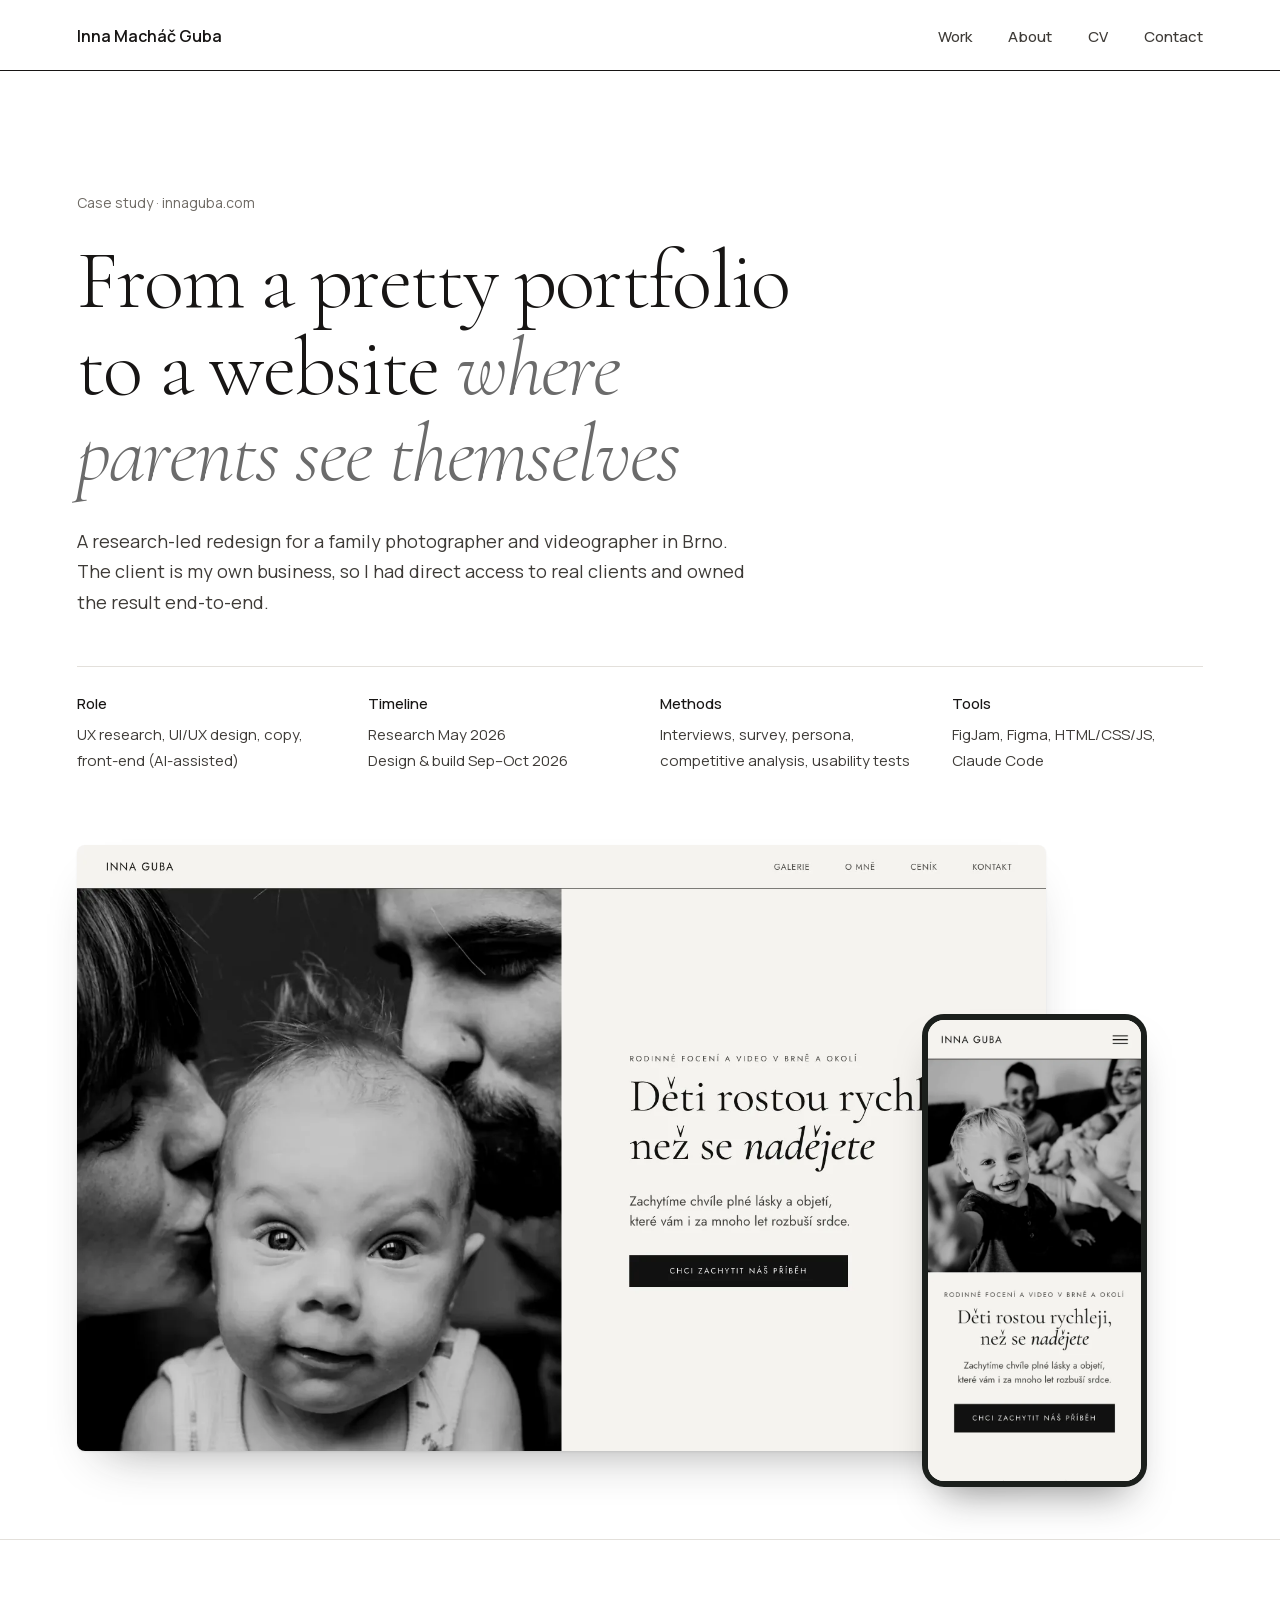
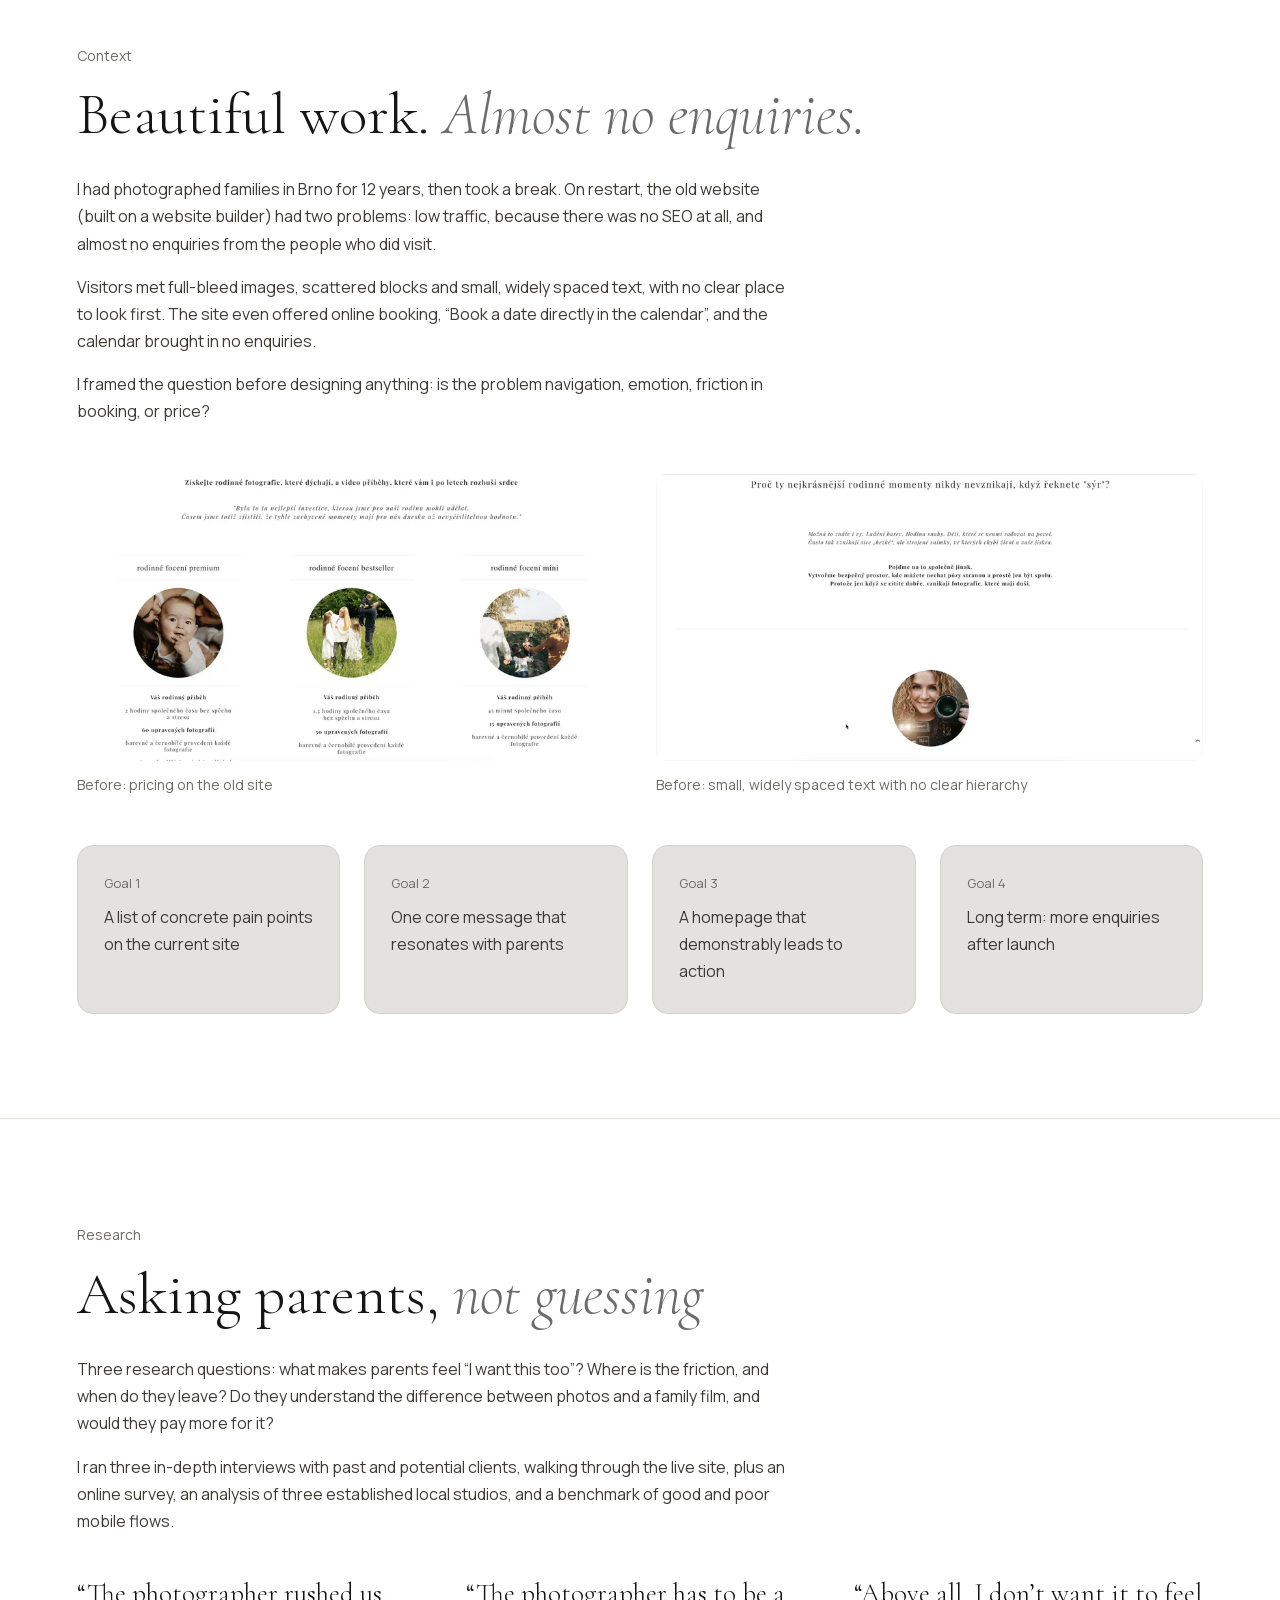
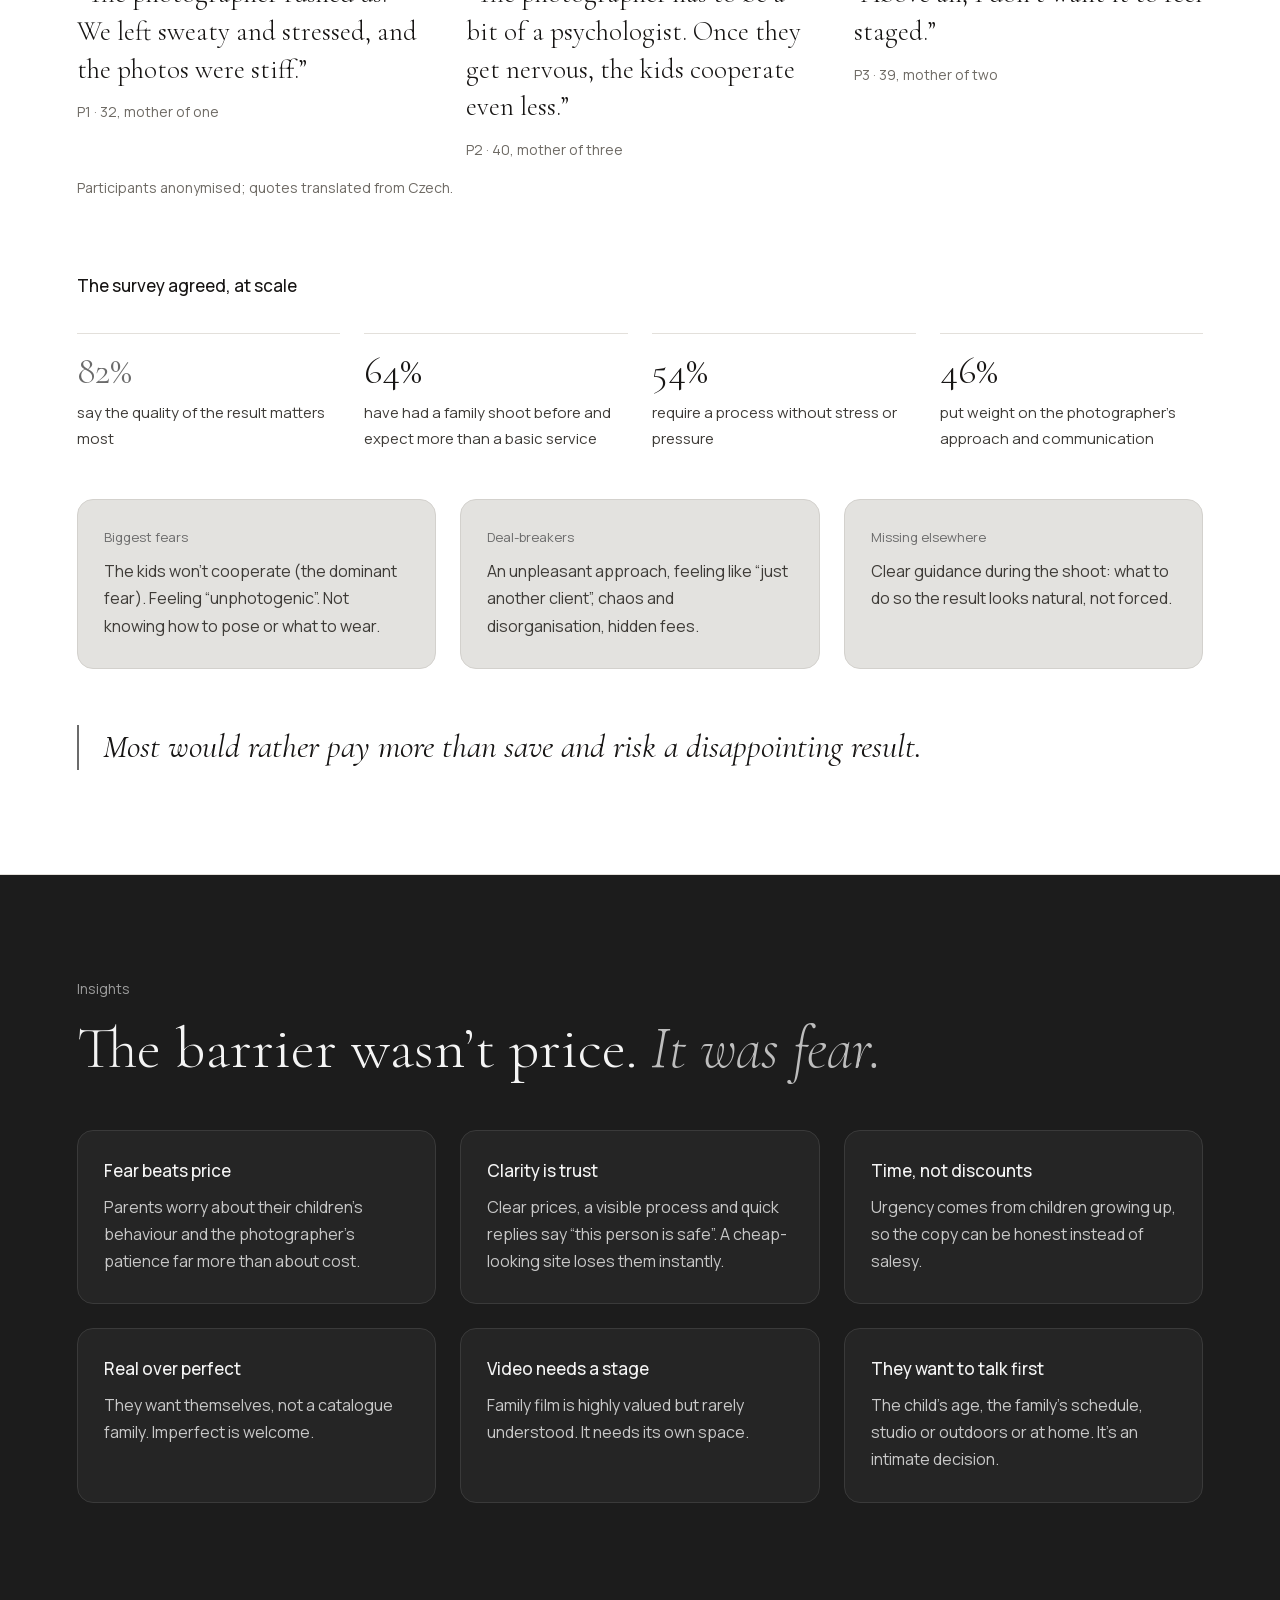
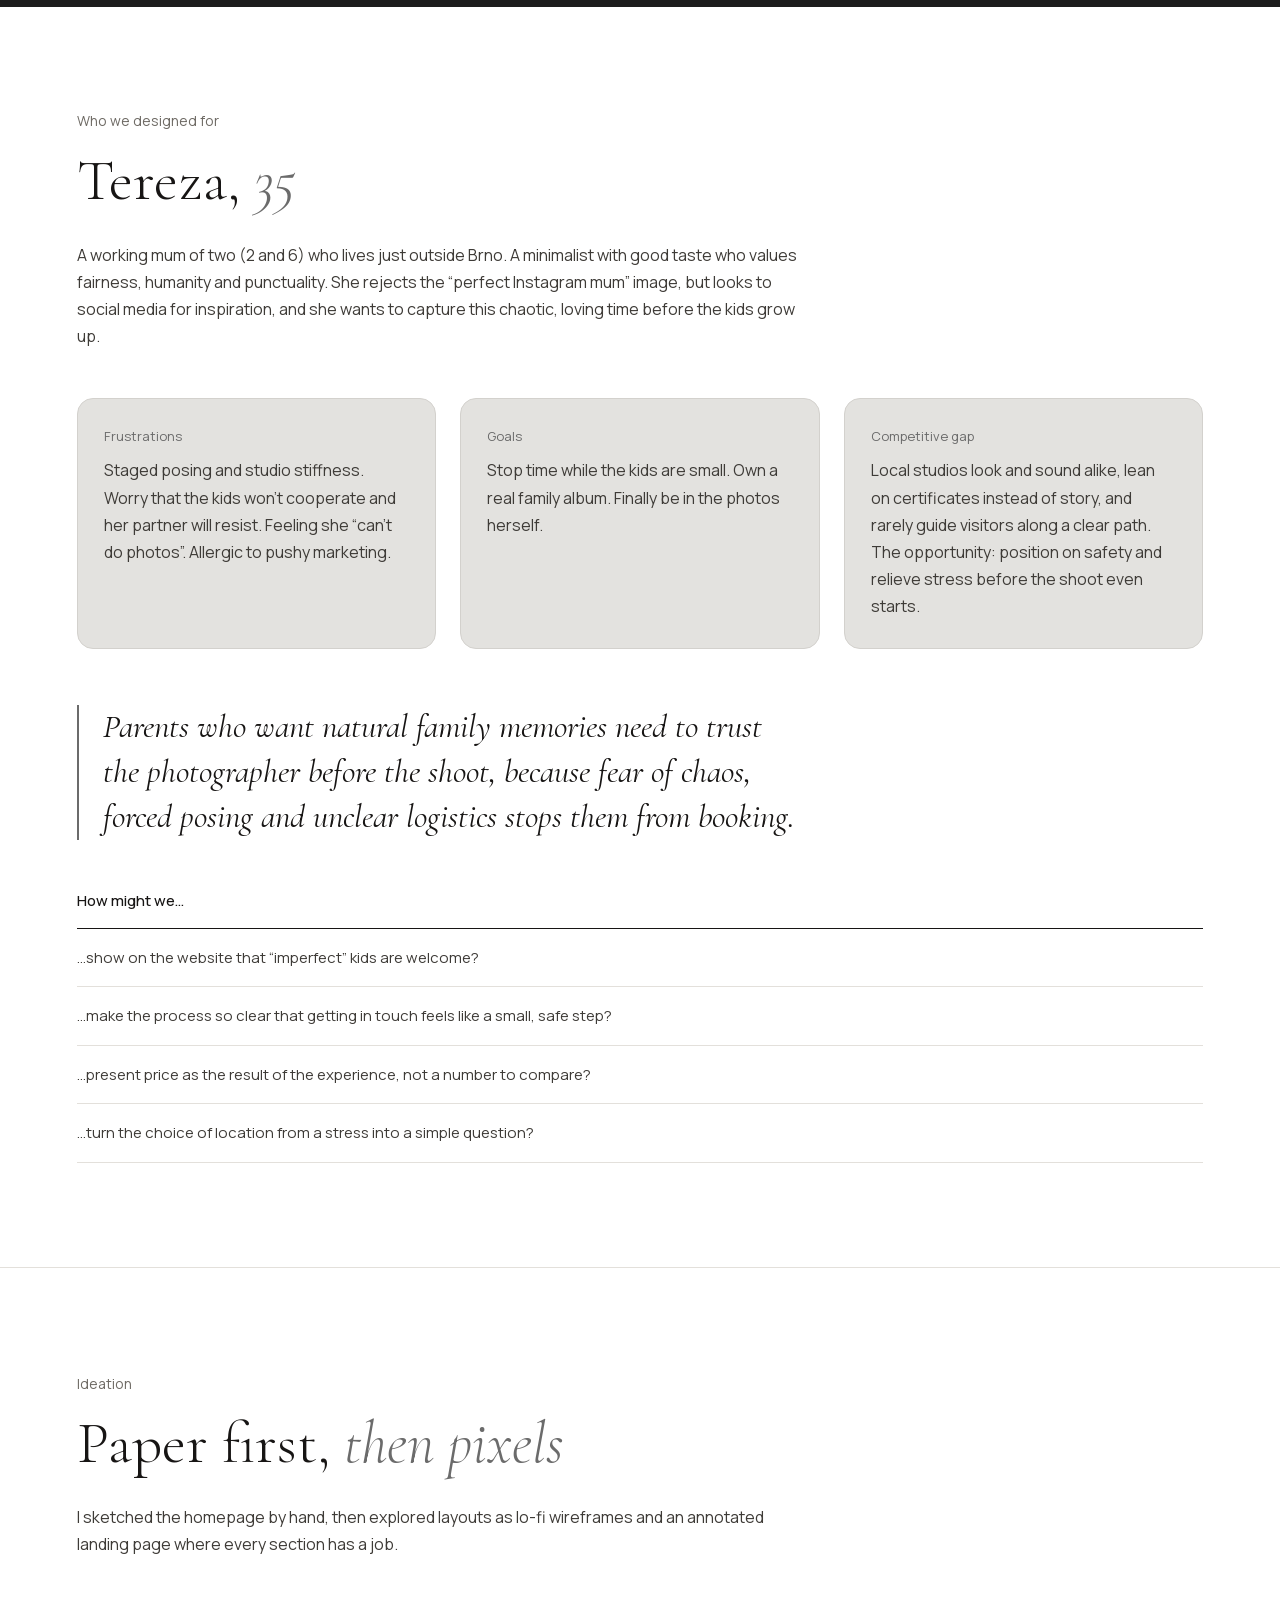
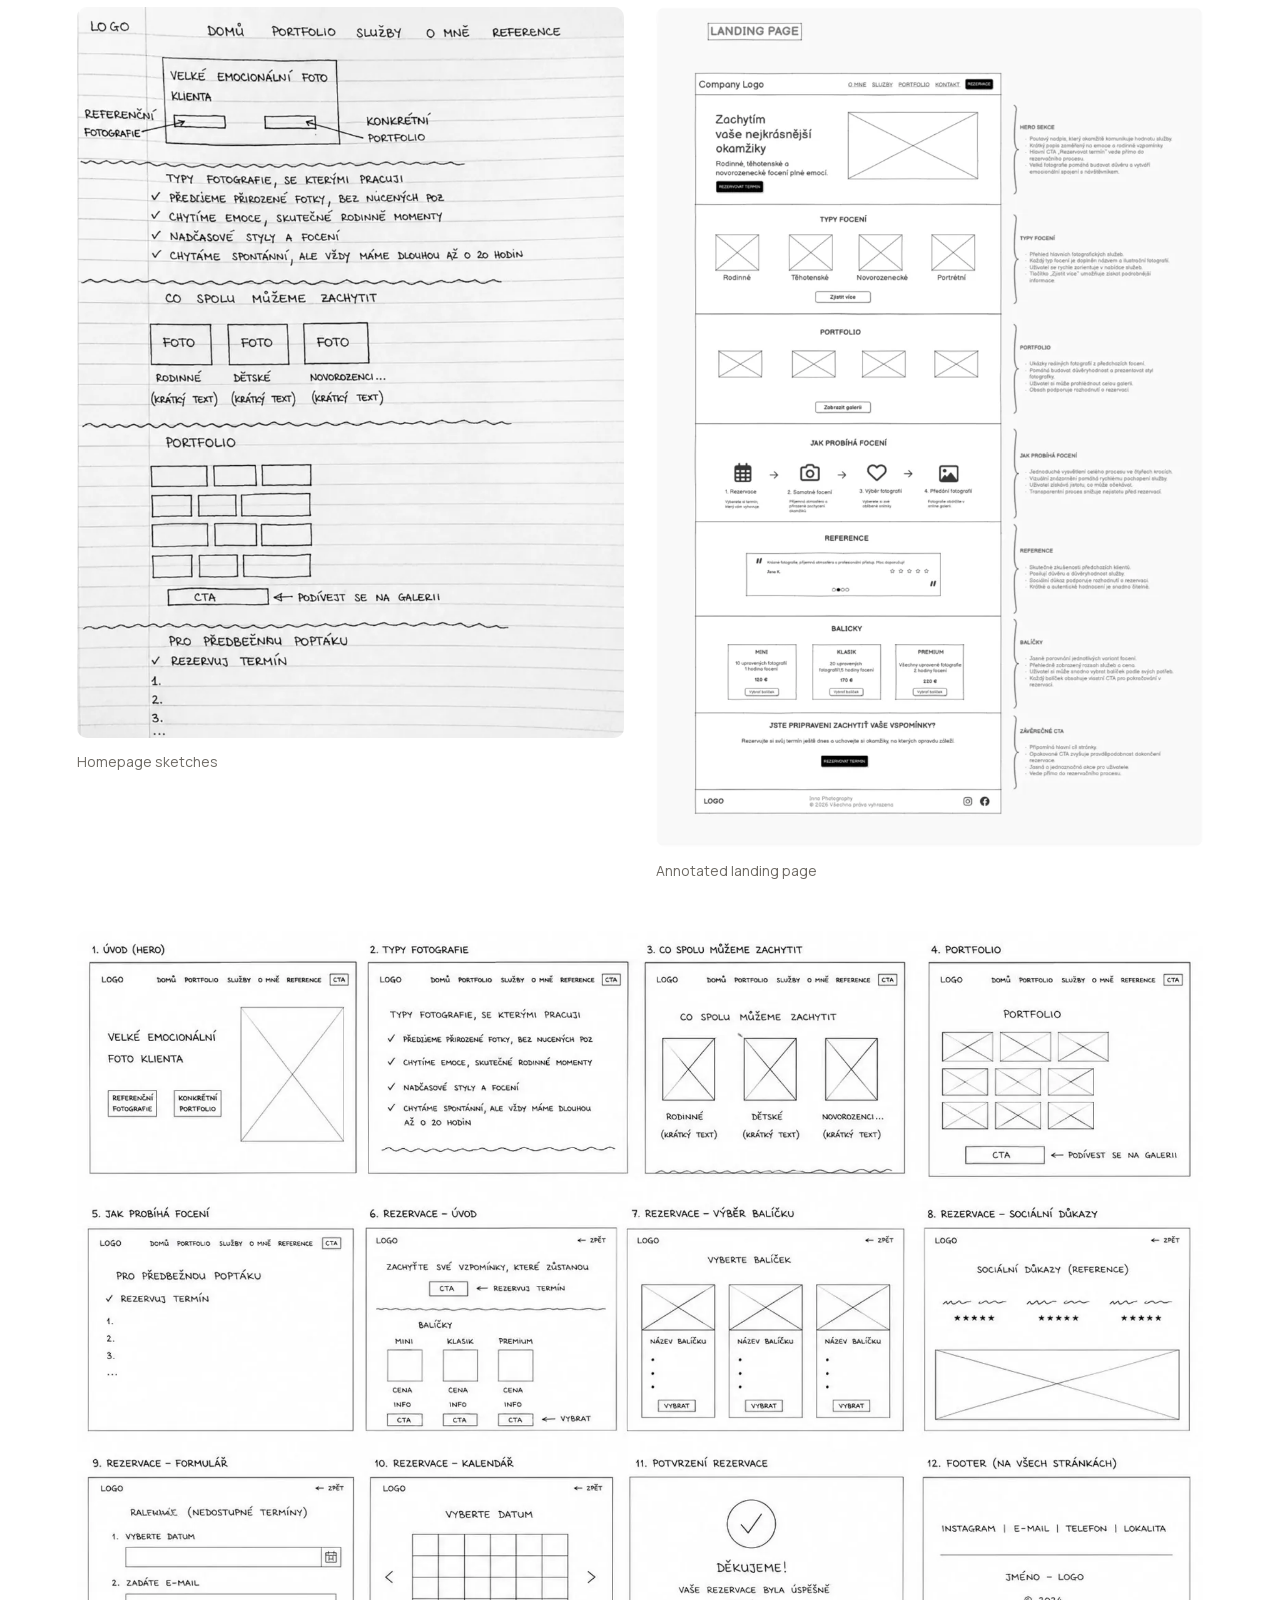
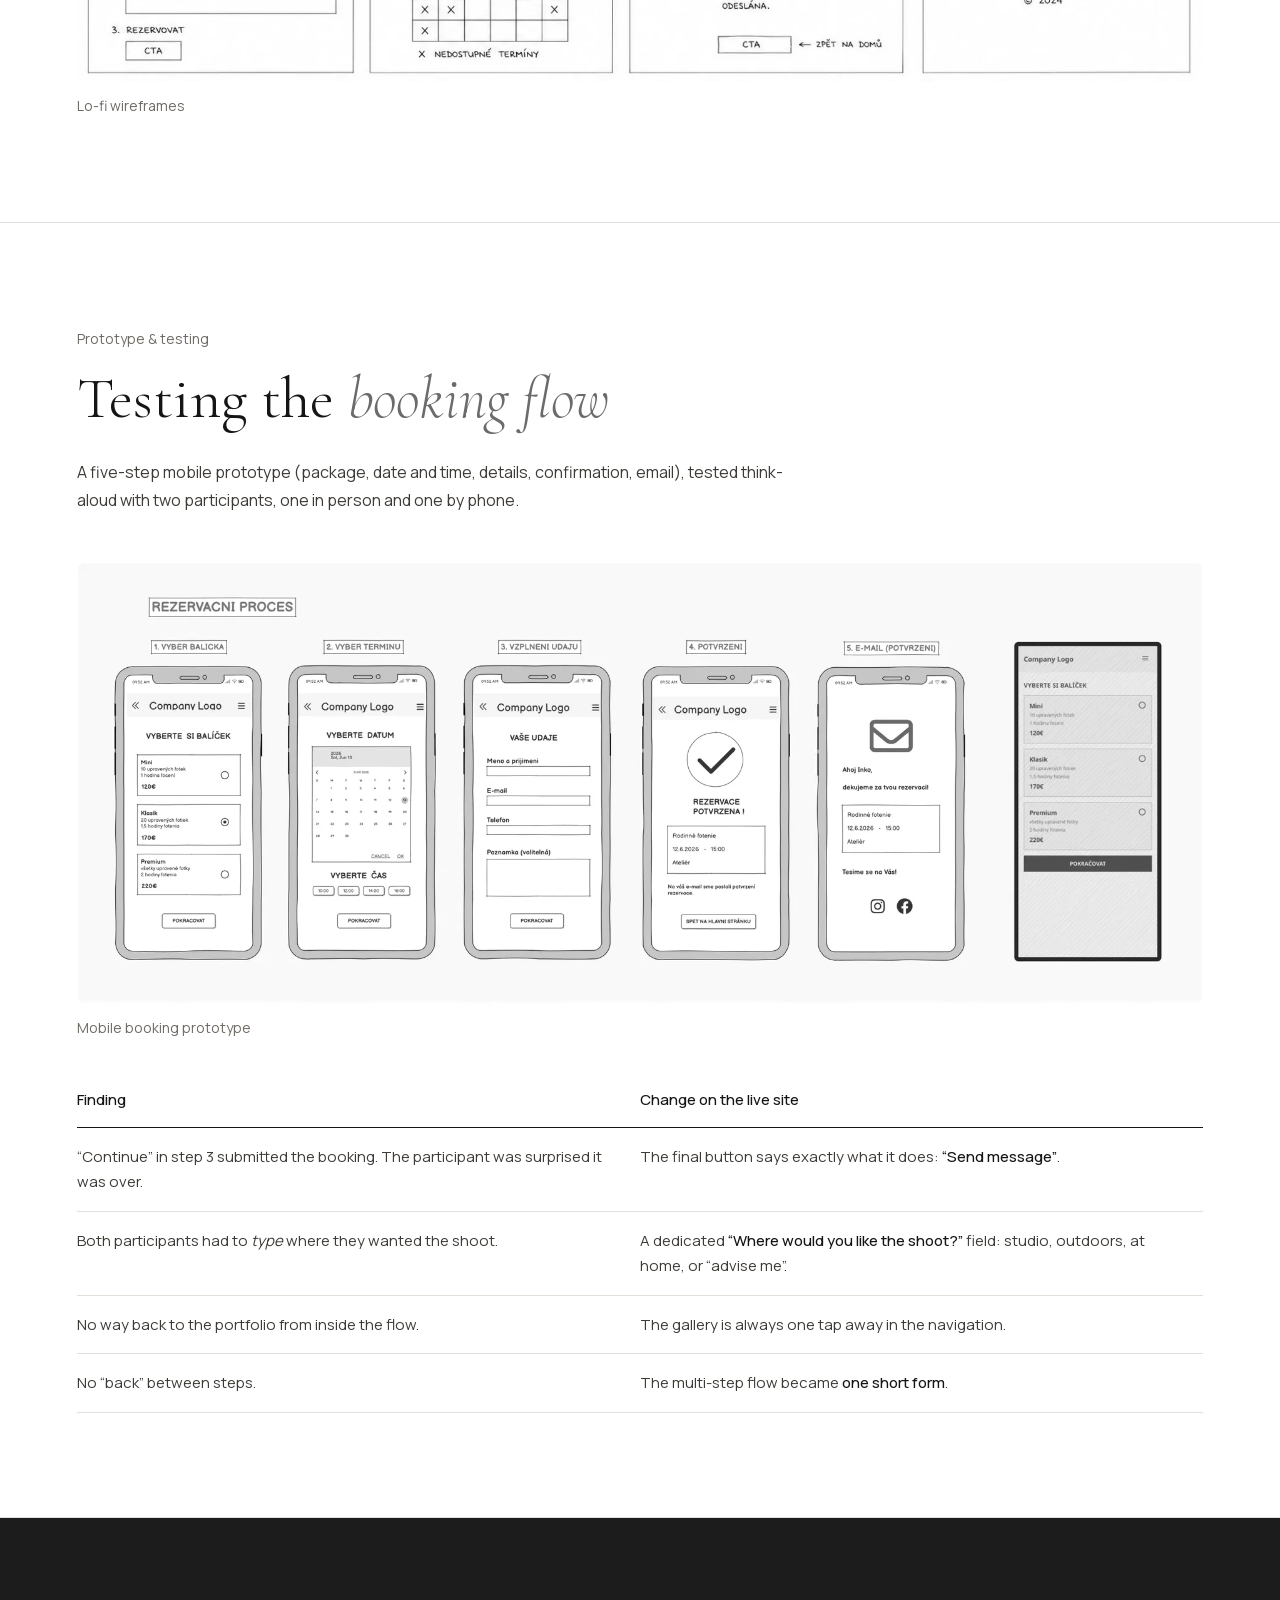
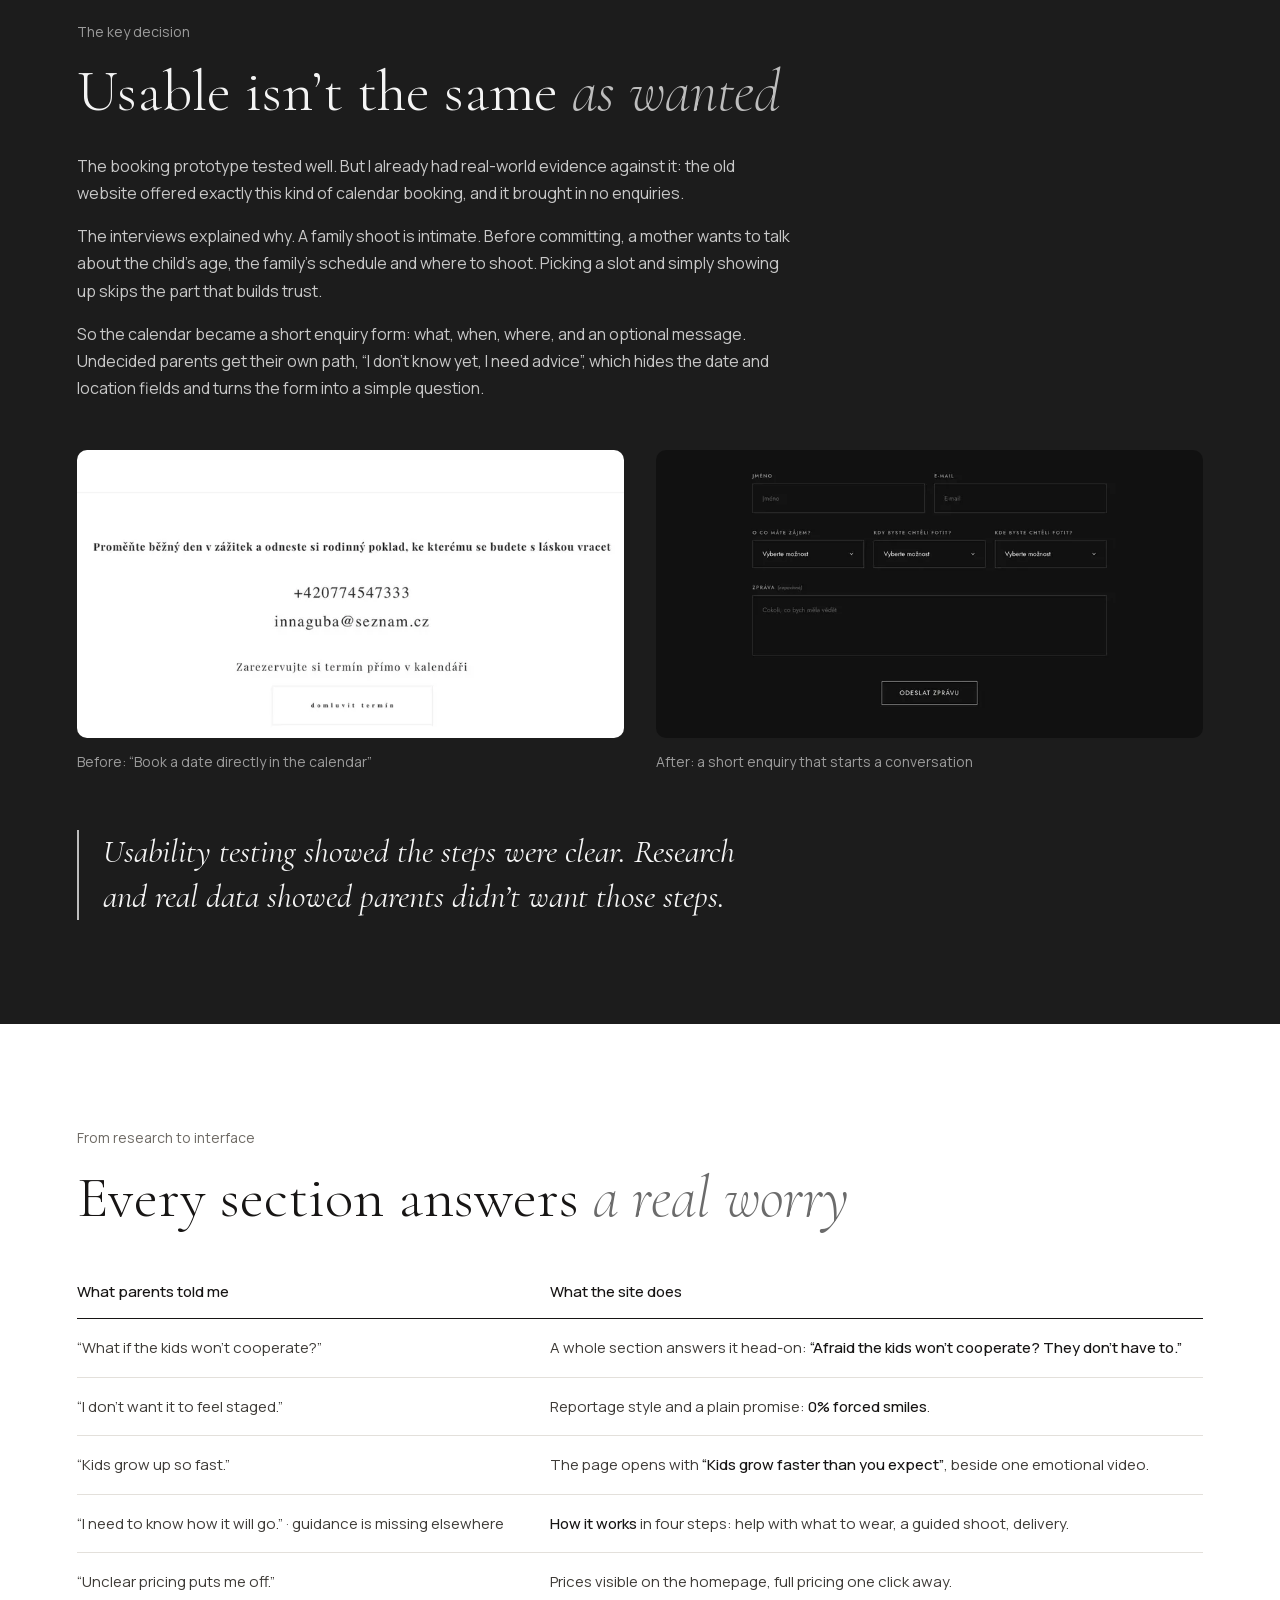
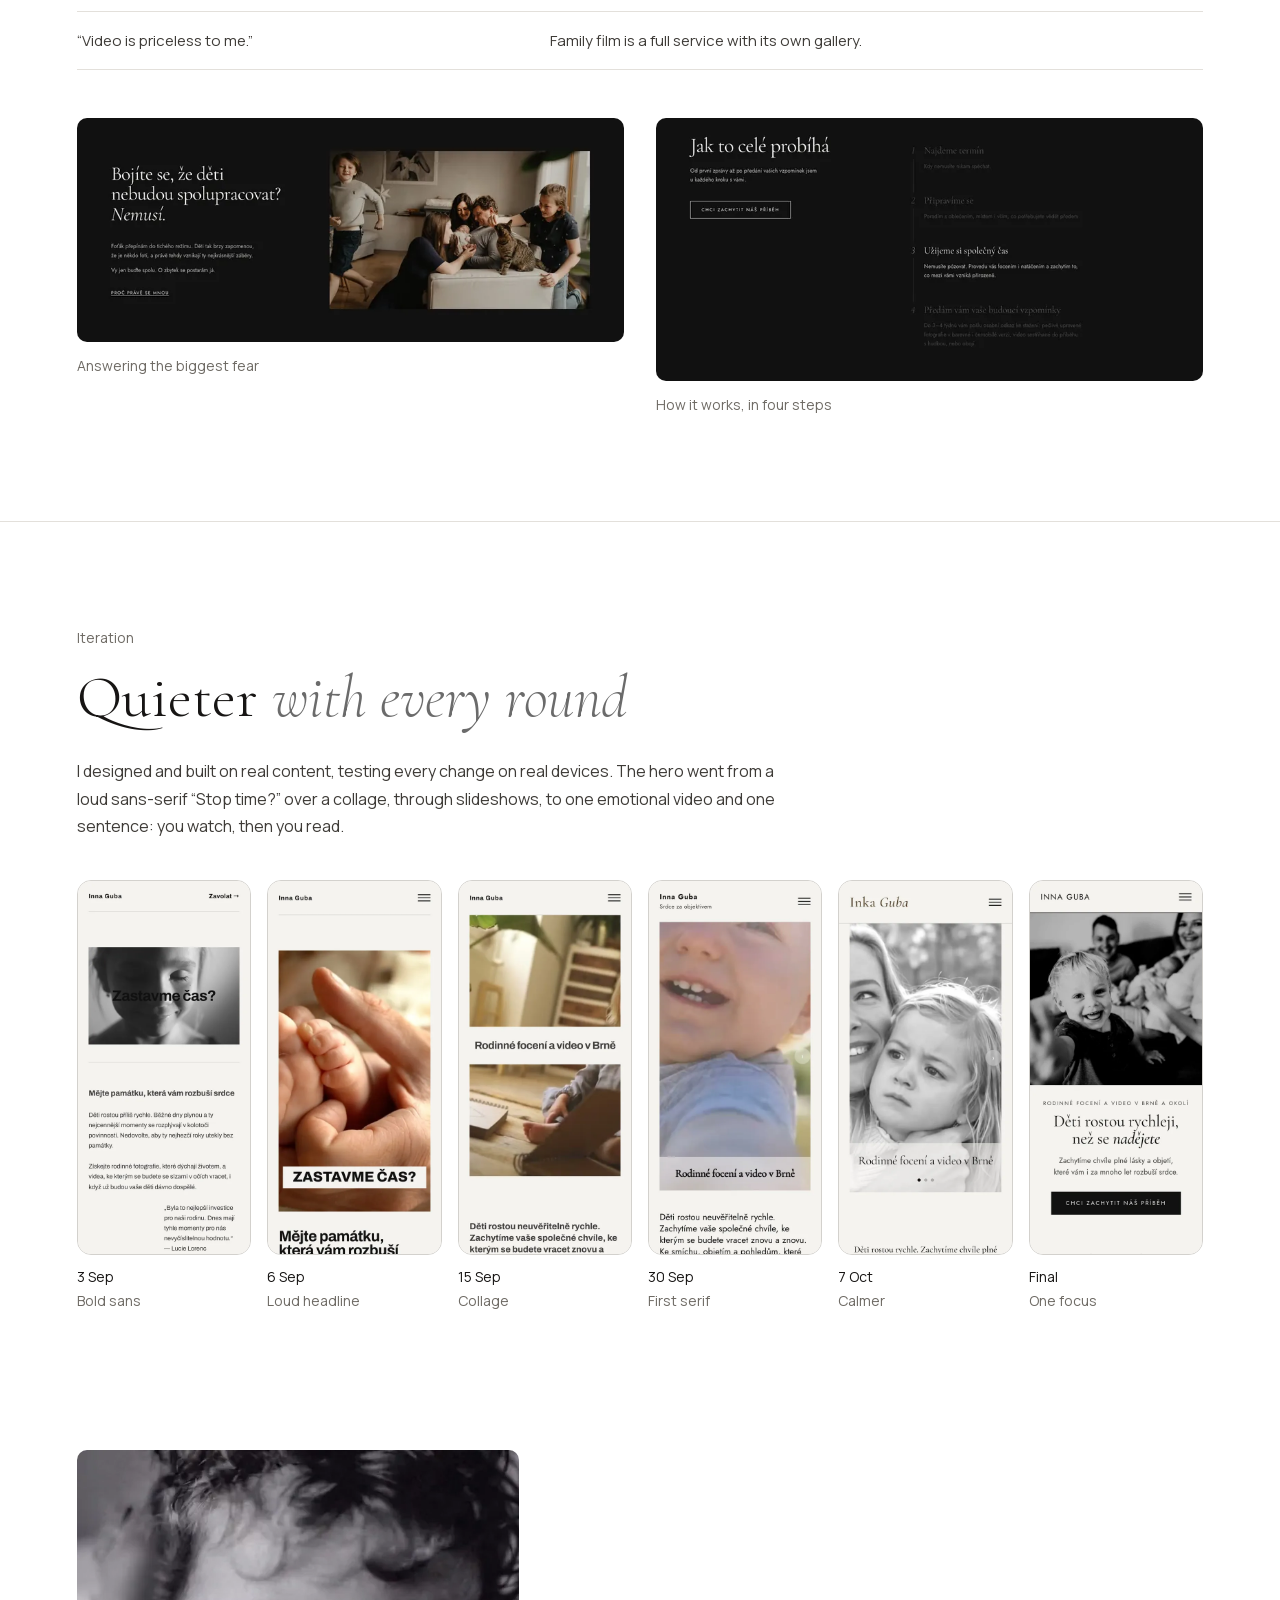
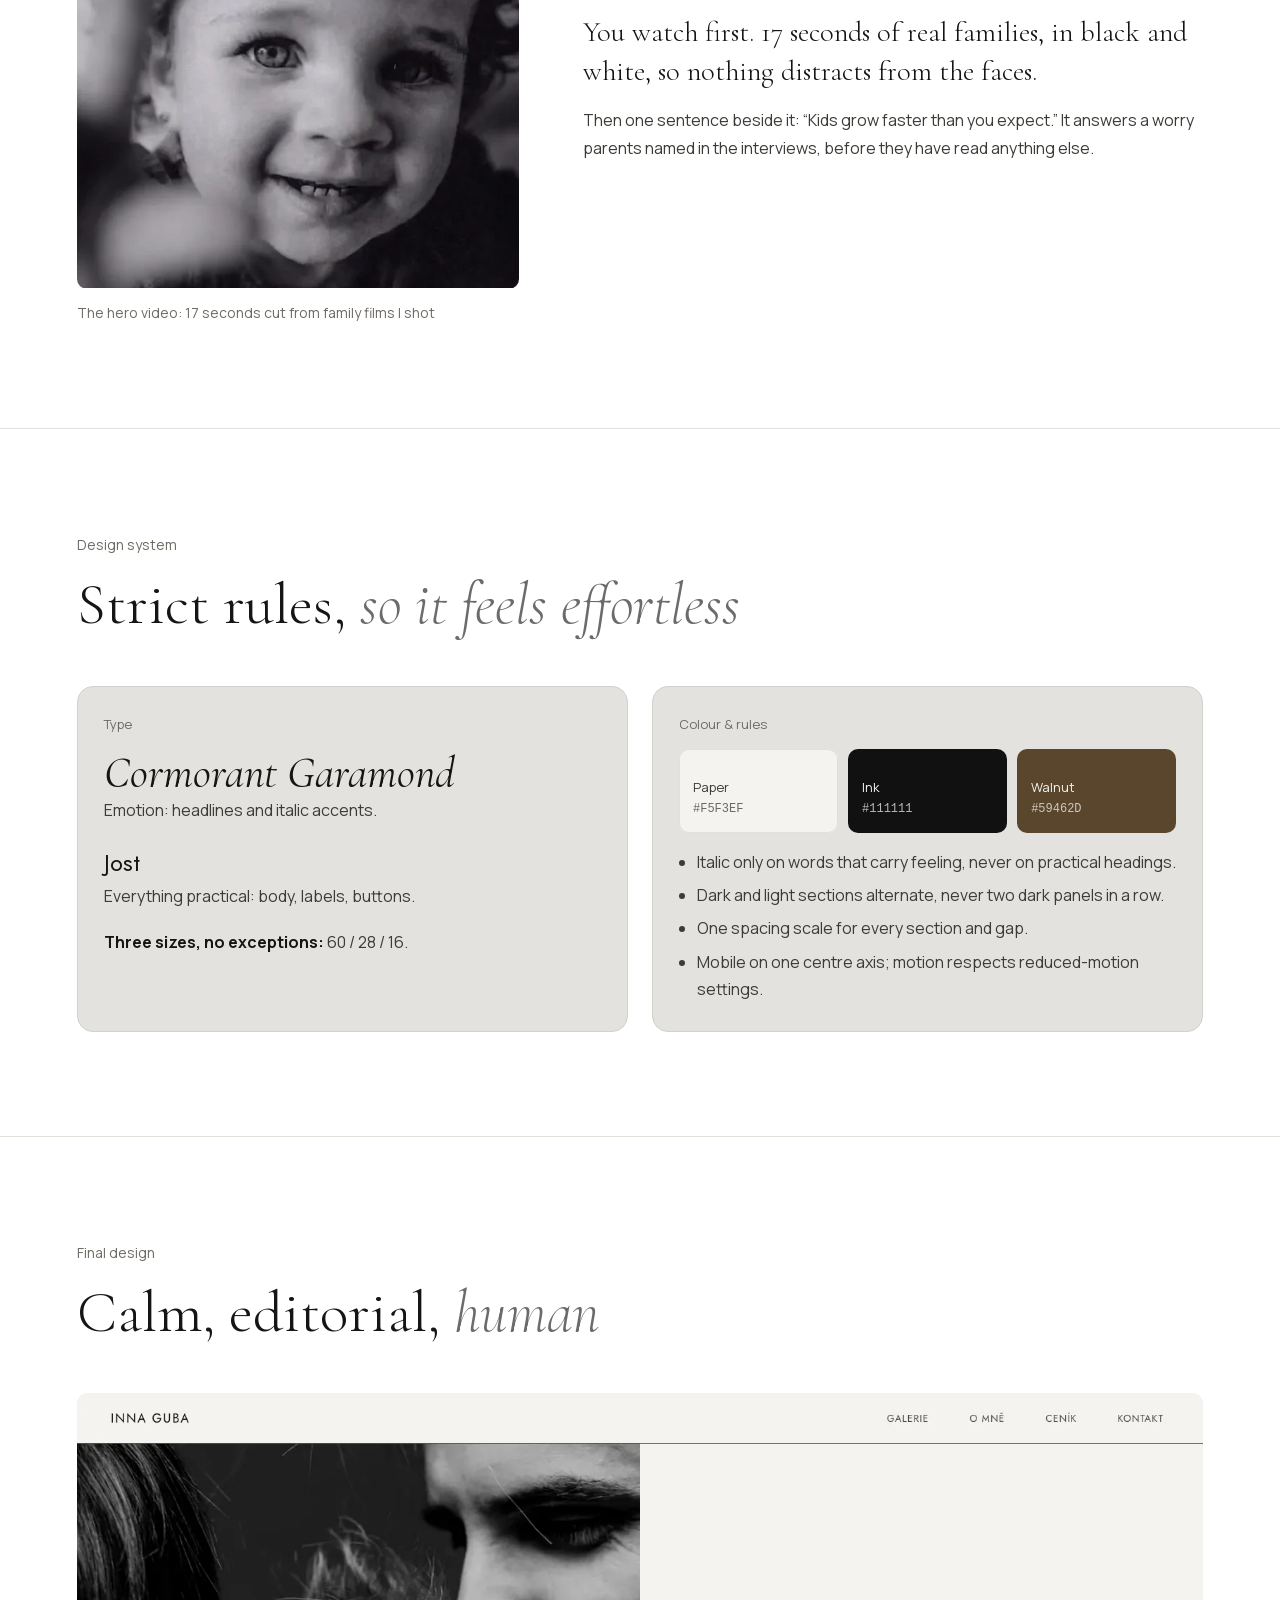
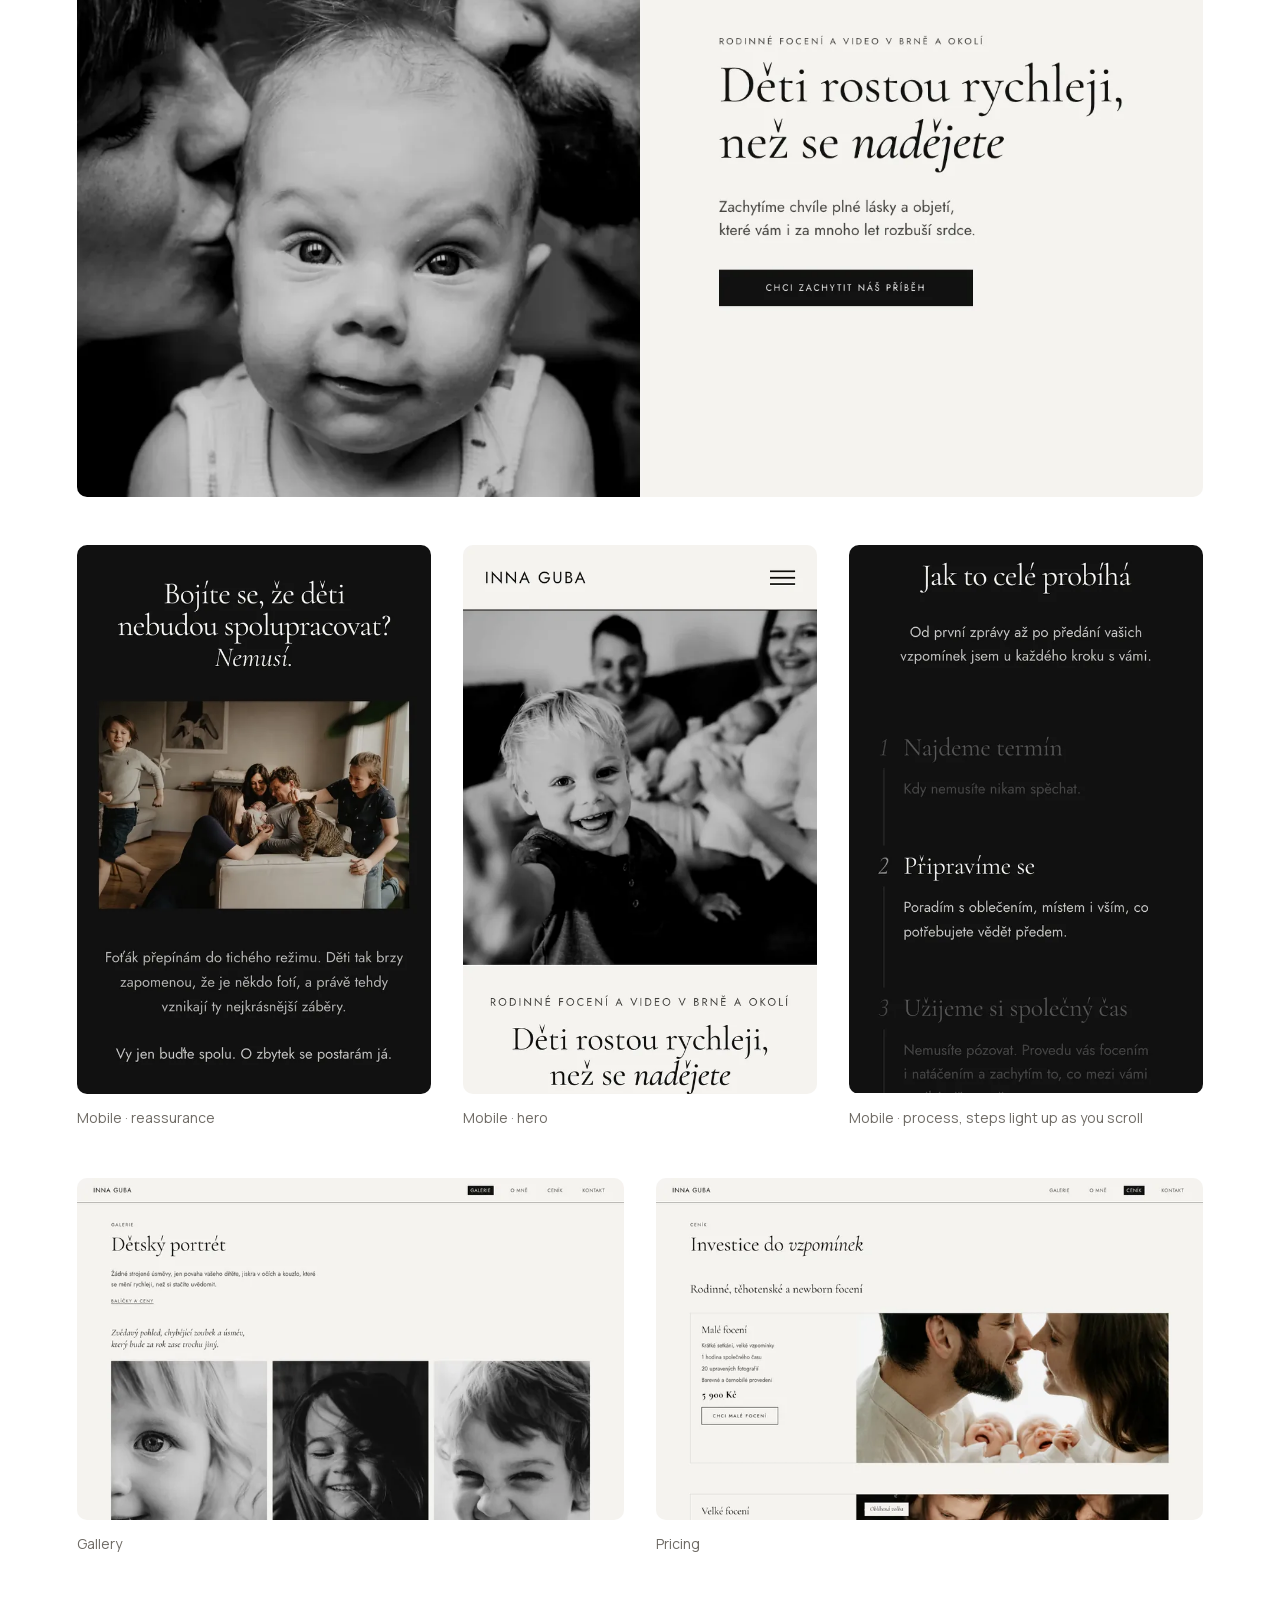
<file: work/innaguba.html>
<!doctype html>
<html lang="en">
<head>
<meta charset="utf-8">
<meta name="viewport" content="width=device-width, initial-scale=1, viewport-fit=cover">
<title>innaguba.com case study — Inna Macháč Guba</title>
<meta name="description" content="A research-led redesign for a family photographer: interviews, survey, usability testing, and the decision to replace a booking calendar with a conversation.">
<meta property="og:title" content="From a pretty portfolio to a website where parents see themselves">

<link rel="canonical" href="https://design.innaguba.com/work/innaguba.html">
<meta name="author" content="Inna Macháč Guba">
<meta property="og:type" content="article">
<meta property="og:url" content="https://design.innaguba.com/work/innaguba.html">
<meta property="og:description" content="A research-led redesign for a family photographer: interviews, survey, usability testing, and the decision to replace a booking calendar with a conversation.">
<meta property="og:image" content="https://design.innaguba.com/assets/img/og/innaguba.jpg">
<meta property="og:image:width" content="1200">
<meta property="og:image:height" content="630">
<meta property="og:site_name" content="Inna Guba Design">
<meta name="twitter:card" content="summary_large_image">
<meta name="theme-color" content="#FFFFFF">
<link rel="preload" href="../assets/fonts/cormorant-garamond-normal-latin.woff2" as="font" type="font/woff2" crossorigin>
<link rel="icon" href="../assets/img/favicon.svg?v=4" type="image/svg+xml">
<link rel="icon" href="../assets/img/favicon-32.png?v=4" sizes="32x32" type="image/png">
<link rel="apple-touch-icon" href="../assets/img/apple-touch-icon.png">
<link rel="stylesheet" href="../assets/css/main.css?v=42">
<link rel="stylesheet" href="../assets/css/case.css?v=21">
<link rel="stylesheet" href="../assets/css/portfolio.css?v=16">
<script>document.documentElement.classList.add('js')</script>
<script type="application/ld+json">{"@context":"https://schema.org","@graph":[{"@type":"CreativeWork","@id":"https://design.innaguba.com/work/innaguba.html#work","name":"From a pretty portfolio to a website where parents see themselves","headline":"From a pretty portfolio to a website where parents see themselves","description":"A research-led redesign for a family photographer: interviews, survey, usability testing, and the decision to replace a booking calendar with a conversation.","url":"https://design.innaguba.com/work/innaguba.html","image":"https://design.innaguba.com/assets/img/og/innaguba.jpg","inLanguage":"en","author":{"@type":"Person","@id":"https://design.innaguba.com/#inna","name":"Inna Macháč Guba","url":"https://design.innaguba.com/"},"publisher":{"@type":"ProfessionalService","@id":"https://design.innaguba.com/#studio","name":"Inna Guba Design"},"isPartOf":{"@id":"https://design.innaguba.com/#site"}},{"@type":"BreadcrumbList","itemListElement":[{"@type":"ListItem","position":1,"name":"Projects","item":"https://design.innaguba.com/#work"},{"@type":"ListItem","position":2,"name":"From a pretty portfolio to a website where parents see themselves","item":"https://design.innaguba.com/work/innaguba.html"}]}]}</script>
</head>
<body class="case-innaguba">
<a class="skip" href="#main">Skip to content</a>

<header class="site-head">
  <div class="wrap">
    <button class="menu-btn" type="button" aria-label="Open menu" aria-expanded="false" aria-controls="site-nav"><span></span><span></span></button>
    <a class="name" href="../" aria-label="Inna Macháč Guba, homepage">Inna Macháč Guba</a>
    <nav id="site-nav" aria-label="Main">
      <a href="../#work">Work</a>
      <a href="../#about">About</a>
      <a href="../cv/Inna_Machac_Guba_CV.pdf" target="_blank" rel="noopener">CV</a>
      <a href="../#contact">Contact</a>
    </nav>
  </div>
</header>

<main id="main">

<section class="cs-hero">
  <div class="wrap">
    <p class="eyebrow">Case study · innaguba.com</p>
    <h1>From a pretty portfolio to a website <em class="ed">where parents see themselves</em></h1>
    <p class="lead">A research-led redesign for a family photographer and videographer in Brno. The client is my own business, so I had direct access to real clients and owned the result end-to-end.</p>
    <div class="cs-meta">
      <div><b>Role</b>UX research, UI/UX design, copy, front-end (AI-assisted)</div>
      <div><b>Timeline</b>Research May 2026<br>Design &amp; build Sep–Oct 2026</div>
      <div><b>Methods</b>Interviews, survey, persona, competitive analysis, usability tests</div>
      <div><b>Tools</b>FigJam, Figma, HTML/CSS/JS, Claude Code</div>
    </div>
    <div class="cs-cover">
      <img fetchpriority="high" class="shot" src="../assets/img/innaguba/home-desktop.webp?v=2" srcset="../assets/img/innaguba/home-desktop-800.webp?v=2 800w, ../assets/img/innaguba/home-desktop.webp?v=2 1600w" sizes="(max-width: 1200px) 92vw, 1100px" width="1600" height="1000" alt="The new innaguba.com homepage on desktop">
      <img class="phone" src="../assets/img/innaguba/home-mobile.webp?v=2" width="600" height="1298" alt="The homepage on a phone">
    </div>
  </div>
</section>

<section class="cs">
  <div class="wrap">
    <p class="eyebrow">Context</p>
    <h2>Beautiful work. <em class="ed">Almost no enquiries.</em></h2>
    <div class="prose">
      <p>I had photographed families in Brno for 12 years, then took a break. On restart, the old website (built on a website builder) had two problems: low traffic, because there was no SEO at all, and almost no enquiries from the people who did visit.</p>
      <p>Visitors met full-bleed images, scattered blocks and small, widely spaced text, with no clear place to look first. The site even offered online booking, “Book a date directly in the calendar”, and the calendar brought in no enquiries.</p>
      <p>I framed the question before designing anything: is the problem navigation, emotion, friction in booking, or price?</p>
    </div>
    <div class="fig-grid">
      <figure class="figure"><img src="../assets/img/innaguba/old-pricing.webp" srcset="../assets/img/innaguba/old-pricing-800.webp 800w, ../assets/img/innaguba/old-pricing.webp 1600w" sizes="(max-width: 900px) 92vw, 540px" width="1600" height="841" alt="Old website: pricing packages in circular photos" loading="lazy"><figcaption>Before: pricing on the old site</figcaption></figure>
      <figure class="figure"><img src="../assets/img/innaguba/old-text.webp" srcset="../assets/img/innaguba/old-text-800.webp 800w, ../assets/img/innaguba/old-text.webp 1600w" sizes="(max-width: 900px) 92vw, 540px" width="1600" height="841" alt="Old website: small, widely spaced text" loading="lazy"><figcaption>Before: small, widely spaced text with no clear hierarchy</figcaption></figure>
    </div>
    <div class="cards" style="grid-template-columns:repeat(4,1fr)">
      <div class="card"><p class="k">Goal 1</p><p>A list of concrete pain points on the current site</p></div>
      <div class="card"><p class="k">Goal 2</p><p>One core message that resonates with parents</p></div>
      <div class="card"><p class="k">Goal 3</p><p>A homepage that demonstrably leads to action</p></div>
      <div class="card"><p class="k">Goal 4</p><p>Long term: more enquiries after launch</p></div>
    </div>
  </div>
</section>

<section class="cs">
  <div class="wrap">
    <p class="eyebrow">Research</p>
    <h2>Asking parents, <em class="ed">not guessing</em></h2>
    <div class="prose">
      <p>Three research questions: what makes parents feel “I want this too”? Where is the friction, and when do they leave? Do they understand the difference between photos and a family film, and would they pay more for it?</p>
      <p>I ran three in-depth interviews with past and potential clients, walking through the live site, plus an online survey, an analysis of three established local studios, and a benchmark of good and poor mobile flows.</p>
    </div>
    <div class="quotes">
      <div class="quote"><p>“The photographer rushed us. We left sweaty and stressed, and the photos were stiff.”</p><span>P1 · 32, mother of one</span></div>
      <div class="quote"><p>“The photographer has to be a bit of a psychologist. Once they get nervous, the kids cooperate even less.”</p><span>P2 · 40, mother of three</span></div>
      <div class="quote"><p>“Above all, I don’t want it to feel staged.”</p><span>P3 · 39, mother of two</span></div>
    </div>
    <p class="mute" style="margin-top:14px;font-size:14px">Participants anonymised; quotes translated from Czech.</p>

    <h3 style="margin-top:clamp(48px,6vw,72px)">The survey agreed, at scale</h3>
    <div class="stats">
      <div class="stat accent"><b>82%</b><span>say the quality of the result matters most</span></div>
      <div class="stat"><b>64%</b><span>have had a family shoot before and expect more than a basic service</span></div>
      <div class="stat"><b>54%</b><span>require a process without stress or pressure</span></div>
      <div class="stat"><b>46%</b><span>put weight on the photographer’s approach and communication</span></div>
    </div>
    <div class="cards">
      <div class="card"><p class="k">Biggest fears</p><p>The kids won’t cooperate (the dominant fear). Feeling “unphotogenic”. Not knowing how to pose or what to wear.</p></div>
      <div class="card"><p class="k">Deal-breakers</p><p>An unpleasant approach, feeling like “just another client”, chaos and disorganisation, hidden fees.</p></div>
      <div class="card"><p class="k">Missing elsewhere</p><p>Clear guidance during the shoot: what to do so the result looks natural, not forced.</p></div>
    </div>
    <p class="callout">Most would rather pay more than save and risk a disappointing result.</p>
  </div>
</section>

<section class="cs night" style="padding-top:clamp(56px,8vw,104px)">
  <div class="wrap">
    <p class="eyebrow">Insights</p>
    <h2>The barrier wasn’t price. <em class="ed">It was fear.</em></h2>
    <div class="cards">
      <div class="card"><h3>Fear beats price</h3><p>Parents worry about their children’s behaviour and the photographer’s patience far more than about cost.</p></div>
      <div class="card"><h3>Clarity is trust</h3><p>Clear prices, a visible process and quick replies say “this person is safe”. A cheap-looking site loses them instantly.</p></div>
      <div class="card"><h3>Time, not discounts</h3><p>Urgency comes from children growing up, so the copy can be honest instead of salesy.</p></div>
      <div class="card"><h3>Real over perfect</h3><p>They want themselves, not a catalogue family. Imperfect is welcome.</p></div>
      <div class="card"><h3>Video needs a stage</h3><p>Family film is highly valued but rarely understood. It needs its own space.</p></div>
      <div class="card"><h3>They want to talk first</h3><p>The child’s age, the family’s schedule, studio or outdoors or at home. It’s an intimate decision.</p></div>
    </div>
  </div>
</section>

<section class="cs" style="padding-top:clamp(56px,8vw,104px)">
  <div class="wrap">
    <p class="eyebrow">Who we designed for</p>
    <h2>Tereza, <em class="ed">35</em></h2>
    <div class="prose">
      <p>A working mum of two (2 and 6) who lives just outside Brno. A minimalist with good taste who values fairness, humanity and punctuality. She rejects the “perfect Instagram mum” image, but looks to social media for inspiration, and she wants to capture this chaotic, loving time before the kids grow up.</p>
    </div>
    <div class="cards">
      <div class="card"><p class="k">Frustrations</p><p>Staged posing and studio stiffness. Worry that the kids won’t cooperate and her partner will resist. Feeling she “can’t do photos”. Allergic to pushy marketing.</p></div>
      <div class="card"><p class="k">Goals</p><p>Stop time while the kids are small. Own a real family album. Finally be in the photos herself.</p></div>
      <div class="card"><p class="k">Competitive gap</p><p>Local studios look and sound alike, lean on certificates instead of story, and rarely guide visitors along a clear path. The opportunity: position on safety and relieve stress before the shoot even starts.</p></div>
    </div>
    <p class="callout">Parents who want natural family memories need to trust the photographer before the shoot, because fear of chaos, forced posing and unclear logistics stops them from booking.</p>
    <div class="table-wrap">
      <table>
        <thead><tr><th>How might we…</th></tr></thead>
        <tbody>
          <tr><td>…show on the website that “imperfect” kids are welcome?</td></tr>
          <tr><td>…make the process so clear that getting in touch feels like a small, safe step?</td></tr>
          <tr><td>…present price as the result of the experience, not a number to compare?</td></tr>
          <tr><td>…turn the choice of location from a stress into a simple question?</td></tr>
        </tbody>
      </table>
    </div>
  </div>
</section>

<section class="cs">
  <div class="wrap">
    <p class="eyebrow">Ideation</p>
    <h2>Paper first, <em class="ed">then pixels</em></h2>
    <div class="prose"><p>I sketched the homepage by hand, then explored layouts as lo-fi wireframes and an annotated landing page where every section has a job.</p></div>
    <div class="fig-grid">
      <figure class="figure"><img src="../assets/img/innaguba/sketches.webp?v=2" srcset="../assets/img/innaguba/sketches-800.webp?v=2 800w, ../assets/img/innaguba/sketches.webp?v=2 1200w" sizes="(max-width: 900px) 92vw, 540px" width="1200" height="1604" alt="Hand-drawn homepage sketches with notes" loading="lazy"><figcaption>Homepage sketches</figcaption></figure>
      <figure class="figure"><img src="../assets/img/innaguba/landing-wireframe.webp?v=2" srcset="../assets/img/innaguba/landing-wireframe-800.webp?v=2 800w, ../assets/img/innaguba/landing-wireframe.webp?v=2 1200w" sizes="(max-width: 900px) 92vw, 540px" width="1200" height="1844" alt="Annotated landing page wireframe" loading="lazy"><figcaption>Annotated landing page</figcaption></figure>
    </div>
    <figure class="figure"><img src="../assets/img/innaguba/lofi.webp" srcset="../assets/img/innaguba/lofi-800.webp 800w, ../assets/img/innaguba/lofi.webp 1800w" sizes="(max-width: 1200px) 92vw, 1100px" width="1800" height="1200" alt="Grid of lo-fi wireframes" loading="lazy"><figcaption>Lo-fi wireframes</figcaption></figure>
  </div>
</section>

<section class="cs">
  <div class="wrap">
    <p class="eyebrow">Prototype &amp; testing</p>
    <h2>Testing the <em class="ed">booking flow</em></h2>
    <div class="prose"><p>A five-step mobile prototype (package, date and time, details, confirmation, email), tested think-aloud with two participants, one in person and one by phone.</p></div>
    <figure class="figure"><img src="../assets/img/innaguba/prototype.webp?v=2" srcset="../assets/img/innaguba/prototype-800.webp?v=2 800w, ../assets/img/innaguba/prototype.webp?v=2 1800w" sizes="(max-width: 1200px) 92vw, 1100px" width="1800" height="706" alt="Five-step mobile booking prototype" loading="lazy"><figcaption>Mobile booking prototype</figcaption></figure>
    <div class="table-wrap">
      <table>
        <thead><tr><th style="width:50%">Finding</th><th>Change on the live site</th></tr></thead>
        <tbody>
          <tr><td>“Continue” in step 3 submitted the booking. The participant was surprised it was over.</td><td>The final button says exactly what it does: <b>“Send message”</b>.</td></tr>
          <tr><td>Both participants had to <i>type</i> where they wanted the shoot.</td><td>A dedicated <b>“Where would you like the shoot?”</b> field: studio, outdoors, at home, or “advise me”.</td></tr>
          <tr><td>No way back to the portfolio from inside the flow.</td><td>The gallery is always one tap away in the navigation.</td></tr>
          <tr><td>No “back” between steps.</td><td>The multi-step flow became <b>one short form</b>.</td></tr>
        </tbody>
      </table>
    </div>
  </div>
</section>

<section class="cs night" style="padding-top:clamp(56px,8vw,104px)">
  <div class="wrap">
    <p class="eyebrow">The key decision</p>
    <h2>Usable isn’t the same <em class="ed">as wanted</em></h2>
    <div class="prose">
      <p>The booking prototype tested well. But I already had real-world evidence against it: the old website offered exactly this kind of calendar booking, and it brought in no enquiries.</p>
      <p>The interviews explained why. A family shoot is intimate. Before committing, a mother wants to talk about the child’s age, the family’s schedule and where to shoot. Picking a slot and simply showing up skips the part that builds trust.</p>
      <p>So the calendar became a short enquiry form: what, when, where, and an optional message. Undecided parents get their own path, “I don’t know yet, I need advice”, which hides the date and location fields and turns the form into a simple question.</p>
    </div>
    <div class="fig-grid same">
      <figure class="figure"><img src="../assets/img/innaguba/old-calendar.webp" srcset="../assets/img/innaguba/old-calendar-800.webp 800w, ../assets/img/innaguba/old-calendar.webp 1280w" sizes="(max-width: 900px) 92vw, 540px" width="1280" height="640" alt="Old website call to action: book a date directly in the calendar" loading="lazy"><figcaption>Before: “Book a date directly in the calendar”</figcaption></figure>
      <figure class="figure"><img src="../assets/img/innaguba/new-form.webp" srcset="../assets/img/innaguba/new-form-800.webp 800w, ../assets/img/innaguba/new-form.webp 1600w" sizes="(max-width: 900px) 92vw, 540px" width="1600" height="862" alt="New enquiry form with what, when and where fields" loading="lazy"><figcaption>After: a short enquiry that starts a conversation</figcaption></figure>
    </div>
    <p class="callout">Usability testing showed the steps were clear. Research and real data showed parents didn’t want those steps.</p>
  </div>
</section>

<section class="cs" style="padding-top:clamp(56px,8vw,104px)">
  <div class="wrap">
    <p class="eyebrow">From research to interface</p>
    <h2>Every section answers <em class="ed">a real worry</em></h2>
    <div class="table-wrap">
      <table>
        <thead><tr><th style="width:42%">What parents told me</th><th>What the site does</th></tr></thead>
        <tbody>
          <tr><td>“What if the kids won’t cooperate?”</td><td>A whole section answers it head-on: <b>“Afraid the kids won’t cooperate? They don’t have to.”</b></td></tr>
          <tr><td>“I don’t want it to feel staged.”</td><td>Reportage style and a plain promise: <b>0% forced smiles</b>.</td></tr>
          <tr><td>“Kids grow up so fast.”</td><td>The page opens with <b>“Kids grow faster than you expect”</b>, beside one emotional video.</td></tr>
          <tr><td>“I need to know how it will go.” · guidance is missing elsewhere</td><td><b>How it works</b> in four steps: help with what to wear, a guided shoot, delivery.</td></tr>
          <tr><td>“Unclear pricing puts me off.”</td><td>Prices visible on the homepage, full pricing one click away.</td></tr>
          <tr><td>“Video is priceless to me.”</td><td>Family film is a full service with its own gallery.</td></tr>
        </tbody>
      </table>
    </div>
    <div class="fig-grid">
      <figure class="figure"><img src="../assets/img/innaguba/sec-reassure.webp?v=2" srcset="../assets/img/innaguba/sec-reassure-800.webp?v=2 800w, ../assets/img/innaguba/sec-reassure.webp?v=2 1600w" sizes="(max-width: 900px) 92vw, 540px" width="1600" height="653" alt="Homepage section: afraid the kids won't cooperate? They don't have to." loading="lazy"><figcaption>Answering the biggest fear</figcaption></figure>
      <figure class="figure"><img src="../assets/img/innaguba/sec-steps.webp?v=2" srcset="../assets/img/innaguba/sec-steps-800.webp?v=2 800w, ../assets/img/innaguba/sec-steps.webp?v=2 1600w" sizes="(max-width: 900px) 92vw, 540px" width="1600" height="767" alt="Homepage section: how the shoot works in four steps" loading="lazy"><figcaption>How it works, in four steps</figcaption></figure>
    </div>
  </div>
</section>

<section class="cs">
  <div class="wrap">
    <p class="eyebrow">Iteration</p>
    <h2>Quieter <em class="ed">with every round</em></h2>
    <div class="prose"><p>I designed and built on real content, testing every change on real devices. The hero went from a loud sans-serif “Stop time?” over a collage, through slideshows, to one emotional video and one sentence: you watch, then you read.</p></div>
    <div class="phones">
      <figure><img src="../assets/img/innaguba/evo-1.webp" width="500" height="1082" alt="Homepage on 3 September" loading="lazy"><figcaption>3 Sep<span>Bold sans</span></figcaption></figure>
      <figure><img src="../assets/img/innaguba/evo-2.webp" width="500" height="1082" alt="Homepage on 6 September" loading="lazy"><figcaption>6 Sep<span>Loud headline</span></figcaption></figure>
      <figure><img src="../assets/img/innaguba/evo-3.webp" width="500" height="1082" alt="Homepage on 15 September" loading="lazy"><figcaption>15 Sep<span>Collage</span></figcaption></figure>
      <figure><img src="../assets/img/innaguba/evo-4.webp" width="500" height="1082" alt="Homepage on 30 September" loading="lazy"><figcaption>30 Sep<span>First serif</span></figcaption></figure>
      <figure><img src="../assets/img/innaguba/evo-5.webp" width="500" height="1082" alt="Homepage on 7 October" loading="lazy"><figcaption>7 Oct<span>Calmer</span></figcaption></figure>
      <figure><img src="../assets/img/innaguba/evo-6.webp?v=2" width="500" height="1082" alt="Final homepage" loading="lazy"><figcaption>Final<span>One focus</span></figcaption></figure>
    </div>
    <div class="founder" style="margin-top:clamp(56px,7vw,96px)">
      <figure class="figure"><video class="loop" src="../assets/video/innaguba/hero.mp4" poster="../assets/video/innaguba/hero.webp" width="720" height="714" muted loop playsinline preload="none" aria-label="Black-and-white family film: a laughing toddler, parents kissing a baby’s feet, a father holding his baby, a mother playing guitar to her newborn"></video><figcaption>The hero video: 17 seconds cut from family films I shot</figcaption></figure>
      <div class="prose">
        <p>You watch first. 17 seconds of real families, in black and white, so nothing distracts from the faces.</p>
        <p>Then one sentence beside it: “Kids grow faster than you expect.” It answers a worry parents named in the interviews, before they have read anything else.</p>
      </div>
    </div>
  </div>
</section>

<section class="cs">
  <div class="wrap">
    <p class="eyebrow">Design system</p>
    <h2>Strict rules, <em class="ed">so it feels effortless</em></h2>
    <div class="cards two">
      <div class="card">
        <p class="k">Type</p>
        <p style="font-family:'Cormorant Garamond',serif;font-style:italic;font-size:44px;line-height:1.1;color:var(--ink);margin-top:14px">Cormorant Garamond</p>
        <p>Emotion: headlines and italic accents.</p>
        <p style="font-family:'Jost',sans-serif;font-size:24px;color:var(--ink);margin-top:18px">Jost</p>
        <p>Everything practical: body, labels, buttons.</p>
        <p style="margin-top:18px"><b style="color:var(--ink)">Three sizes, no exceptions:</b> 60 / 28 / 16.</p>
      </div>
      <div class="card">
        <p class="k">Colour &amp; rules</p>
        <div class="swatches">
          <div class="swatch" style="background:#F5F3EF;box-shadow:inset 0 0 0 1px var(--line)">Paper<code>#F5F3EF</code></div>
          <div class="swatch" style="background:#111;color:#F5F3EF">Ink<code>#111111</code></div>
          <div class="swatch" style="background:#59462D;color:#F5F3EF">Walnut<code>#59462D</code></div>
        </div>
        <ul>
          <li>Italic only on words that carry feeling, never on practical headings.</li>
          <li>Dark and light sections alternate, never two dark panels in a row.</li>
          <li>One spacing scale for every section and gap.</li>
          <li>Mobile on one centre axis; motion respects reduced-motion settings.</li>
        </ul>
      </div>
    </div>
  </div>
</section>

<section class="cs">
  <div class="wrap">
    <p class="eyebrow">Final design</p>
    <h2>Calm, editorial, <em class="ed">human</em></h2>
    <figure class="figure"><img src="../assets/img/innaguba/home-desktop.webp?v=2" srcset="../assets/img/innaguba/home-desktop-800.webp?v=2 800w, ../assets/img/innaguba/home-desktop.webp?v=2 1600w" sizes="(max-width: 1200px) 92vw, 1100px" width="1600" height="1000" alt="Final homepage hero on desktop" loading="lazy"></figure>
    <div class="fig-grid three phones-even">
      <figure class="figure"><img src="../assets/img/innaguba/m-reassure.webp?v=2" width="600" height="929" alt="Mobile: the reassurance section" loading="lazy"><figcaption>Mobile · reassurance</figcaption></figure>
      <figure class="figure"><img src="../assets/img/innaguba/home-mobile.webp?v=2" width="600" height="1298" alt="Mobile homepage hero" loading="lazy"><figcaption>Mobile · hero</figcaption></figure>
      <figure class="figure"><video class="loop" src="../assets/video/innaguba/steps.mp4?v=2" poster="../assets/video/innaguba/steps.webp?v=2" width="600" height="928" muted loop playsinline preload="none" aria-label="Mobile: scrolling through how the shoot works, each step lights up as you reach it"></video><figcaption>Mobile · process, steps light up as you scroll</figcaption></figure>
    </div>
    <div class="fig-grid">
      <figure class="figure"><img src="../assets/img/innaguba/gallery-portrait.webp?v=2" srcset="../assets/img/innaguba/gallery-portrait-800.webp?v=2 800w, ../assets/img/innaguba/gallery-portrait.webp?v=2 1600w" sizes="(max-width: 900px) 92vw, 540px" width="1600" height="1000" alt="Children's portrait gallery" loading="lazy"><figcaption>Gallery</figcaption></figure>
      <figure class="figure"><img src="../assets/img/innaguba/pricing.webp?v=2" srcset="../assets/img/innaguba/pricing-800.webp?v=2 800w, ../assets/img/innaguba/pricing.webp?v=2 1600w" sizes="(max-width: 900px) 92vw, 540px" width="1600" height="1000" alt="Pricing page" loading="lazy"><figcaption>Pricing</figcaption></figure>
    </div>
  </div>
</section>

<section class="cs night" style="padding-top:clamp(56px,8vw,104px)">
  <div class="wrap">
    <p class="eyebrow">Results</p>
    <h2>Performance <em class="ed">is UX</em></h2>
    <div class="prose"><p>Parents browse on phones, often on mobile data. After launch I audited the live site: phones now get a 720 px hero video, right-sized WebP images and self-hosted fonts, and video below the fold loads only on scroll.</p></div>
    <div class="stats">
      <div class="stat accent"><b>43 → 82</b><span>Lighthouse performance, mobile</span></div>
      <div class="stat"><b>100</b><span>Performance, desktop (was 90)</span></div>
      <div class="stat"><b>13 → 2.3 MB</b><span>Homepage weight on a phone</span></div>
      <div class="stat"><b>98 · 100</b><span>Accessibility · SEO</span></div>
    </div>
    <div class="prose" style="margin-top:32px"><p>The site launched in September 2026, so it’s too early to claim conversion results. Analytics and Search Console are set up, and traffic is already noticeably higher than on the old site. I’m tracking enquiries per month, homepage-to-contact conversion and how many parents choose “I need advice”.</p></div>
  </div>
</section>

<section class="cs" style="padding-top:clamp(56px,8vw,104px)">
  <div class="wrap">
    <p class="eyebrow">Reflection</p>
    <h2>What I <em class="ed">learned</em></h2>
    <div class="cards two">
      <div class="card"><h3>Research changed the message</h3><p>I expected to sell beauty. Parents needed to hear that it’s safe to be imperfect.</p></div>
      <div class="card"><h3>Usable isn’t the same as wanted</h3><p>Dropping a well-tested booking flow for a conversation was the most important product decision.</p></div>
      <div class="card"><h3>Designing in the browser</h3><p>I made the design decisions; AI-assisted coding let me iterate quickly on real content and real devices.</p></div>
      <div class="card"><h3>Next time</h3><p>Test the high-fidelity design with parents before launch, and set up analytics on the old site first for a clean before/after baseline.</p></div>
    </div>
    <div class="next" style="margin-top:clamp(48px,6vw,72px)">
      <a class="line-link" href="https://innaguba.com" target="_blank" rel="noopener">Visit innaguba.com ↗</a>
      <a class="line-link" href="../#work">Back to all work</a>
    </div>
  </div>
</section>

</main>

<footer class="site-foot">
  <div class="wrap">
    <div class="foot-bar">
      <span>© 2026 Inna Macháč Guba</span>
      <span><a href="../#contact">Get in touch</a></span>
    </div>
  </div>
</footer>
<script src="../assets/js/main.js?v=10" defer></script>
</body>
</html>
</file>
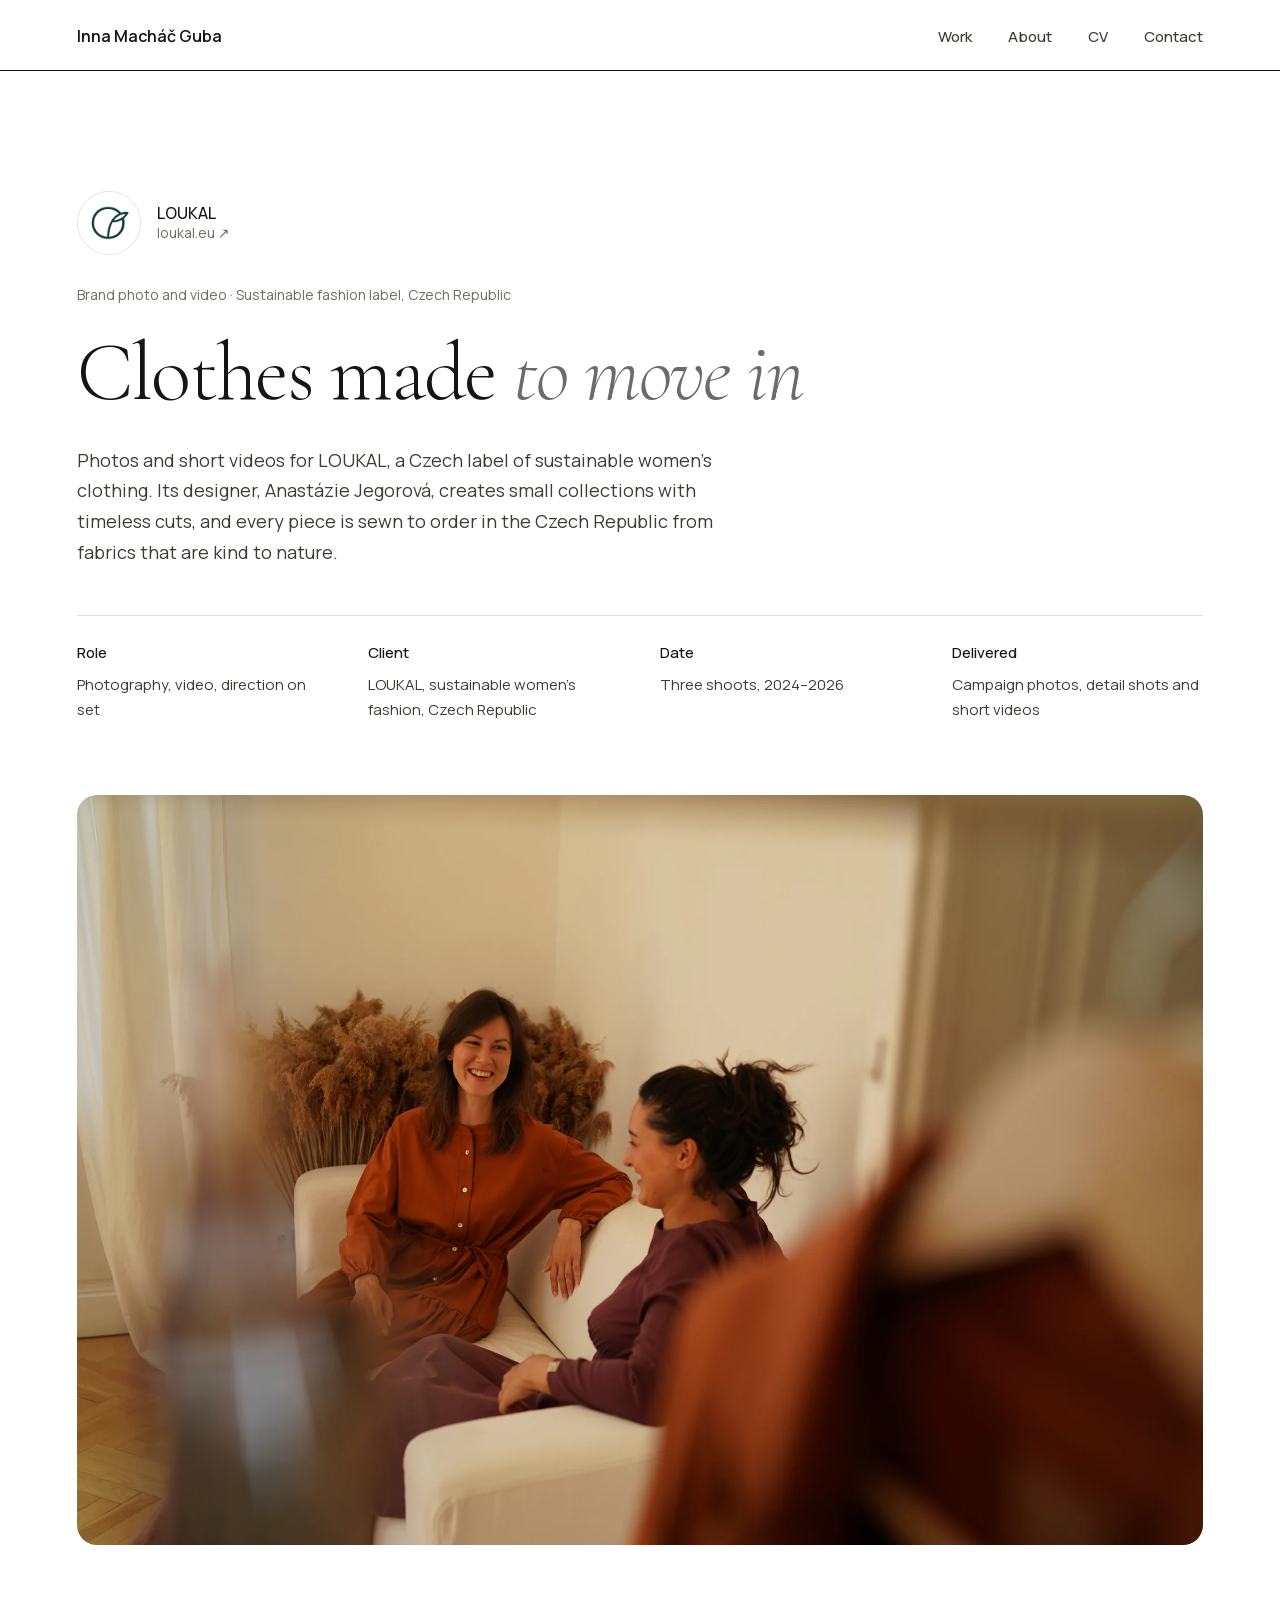
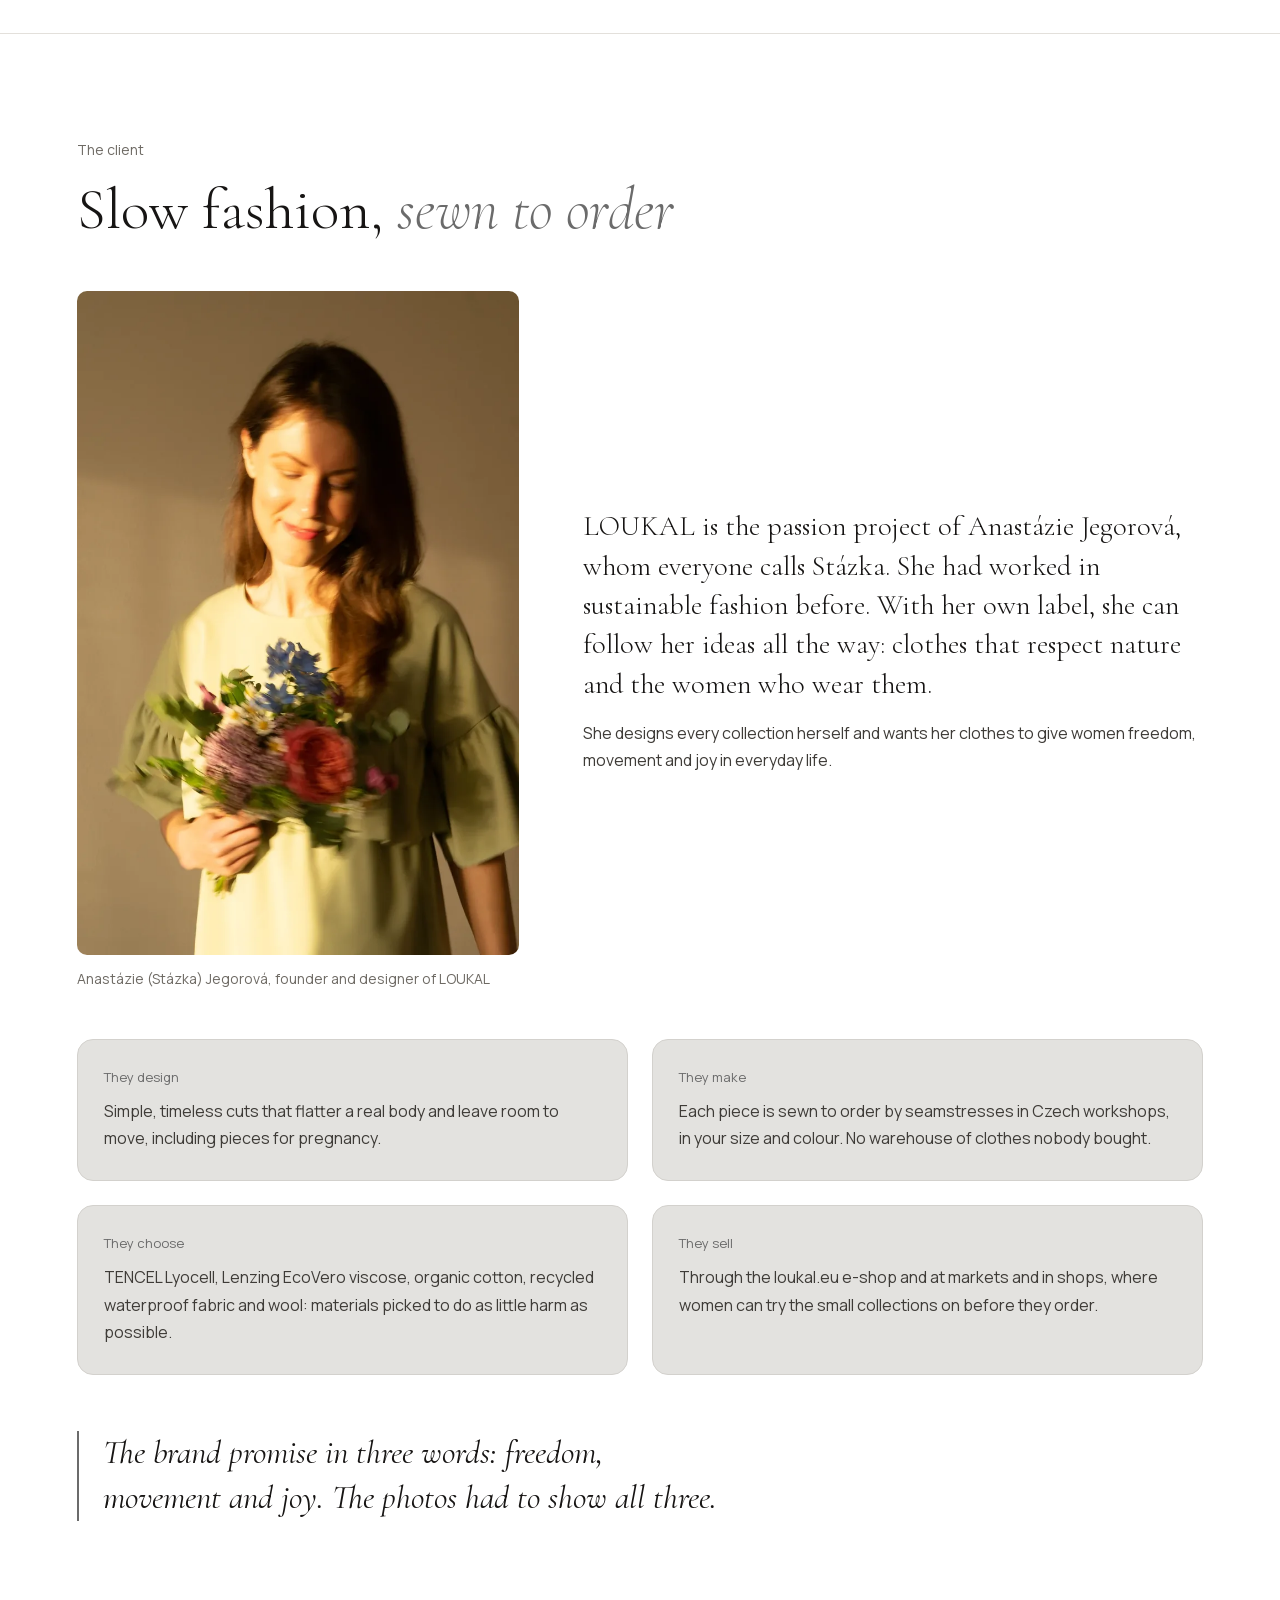
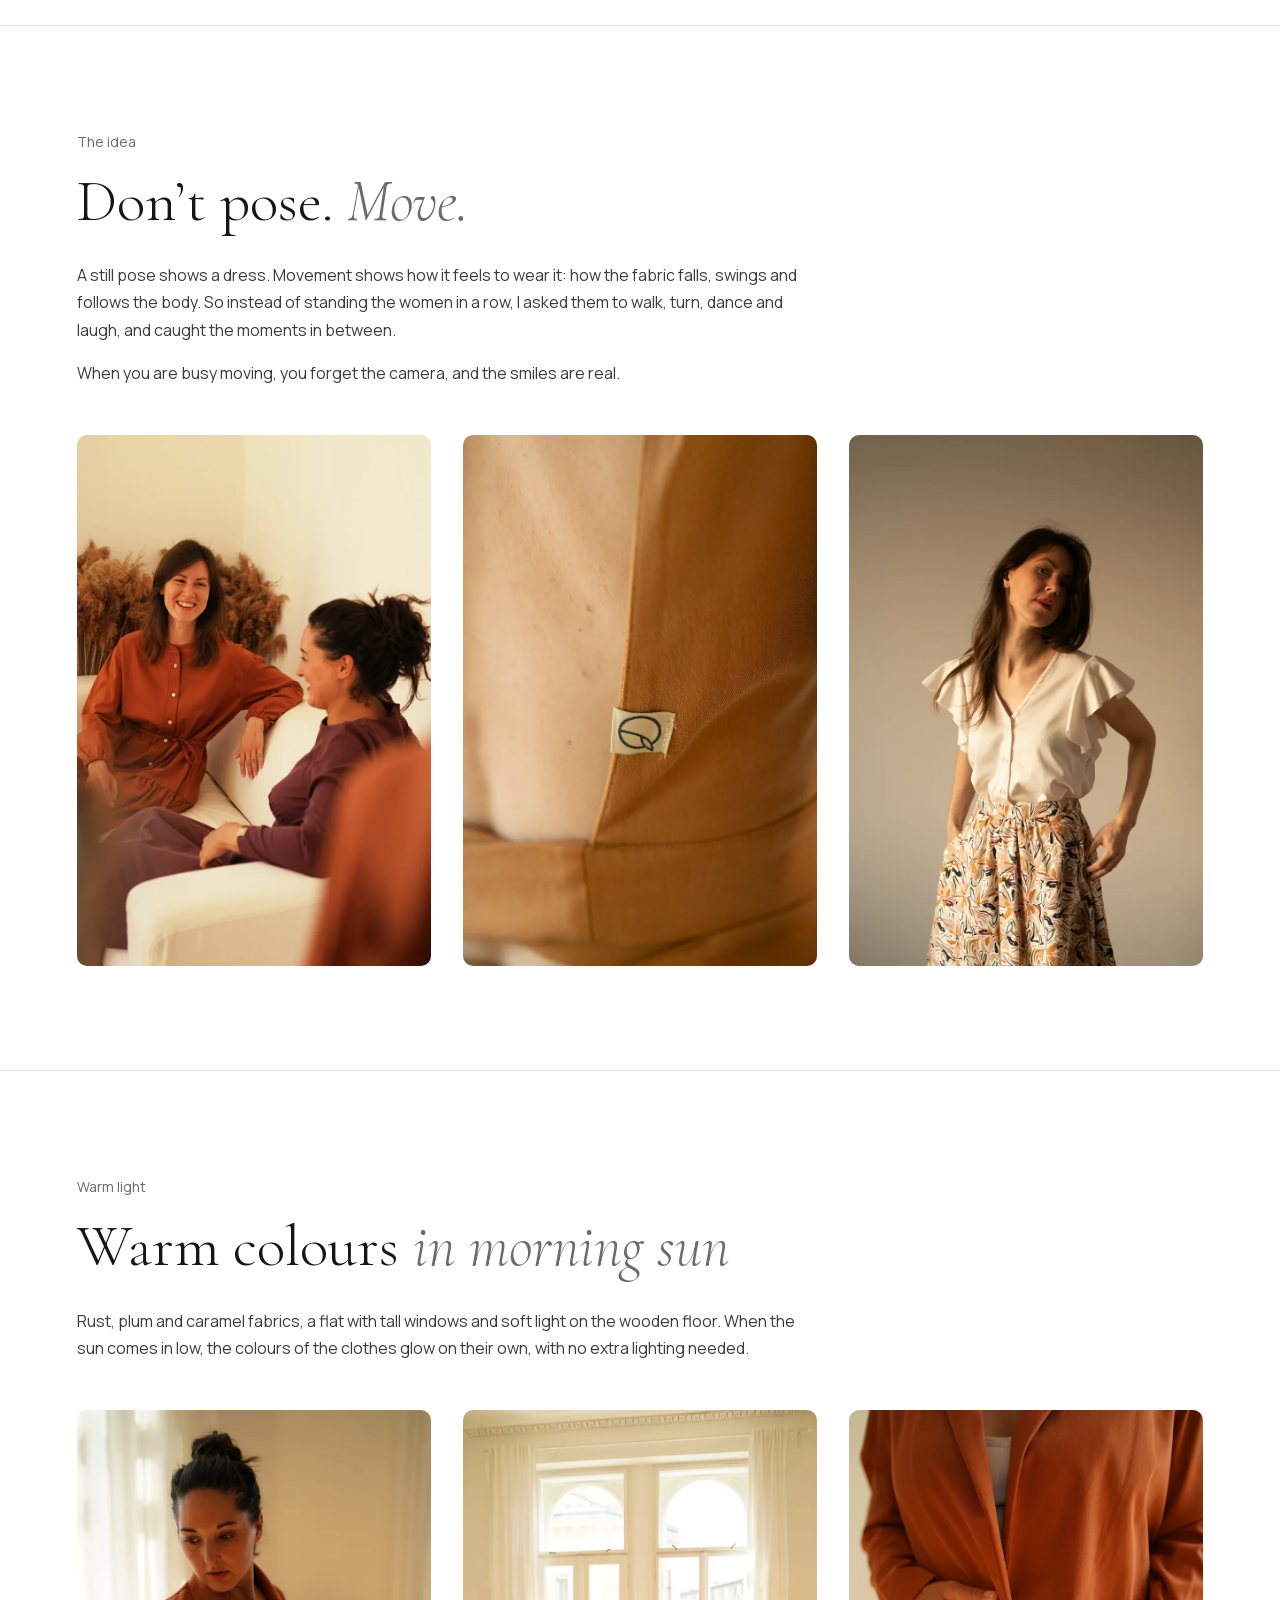
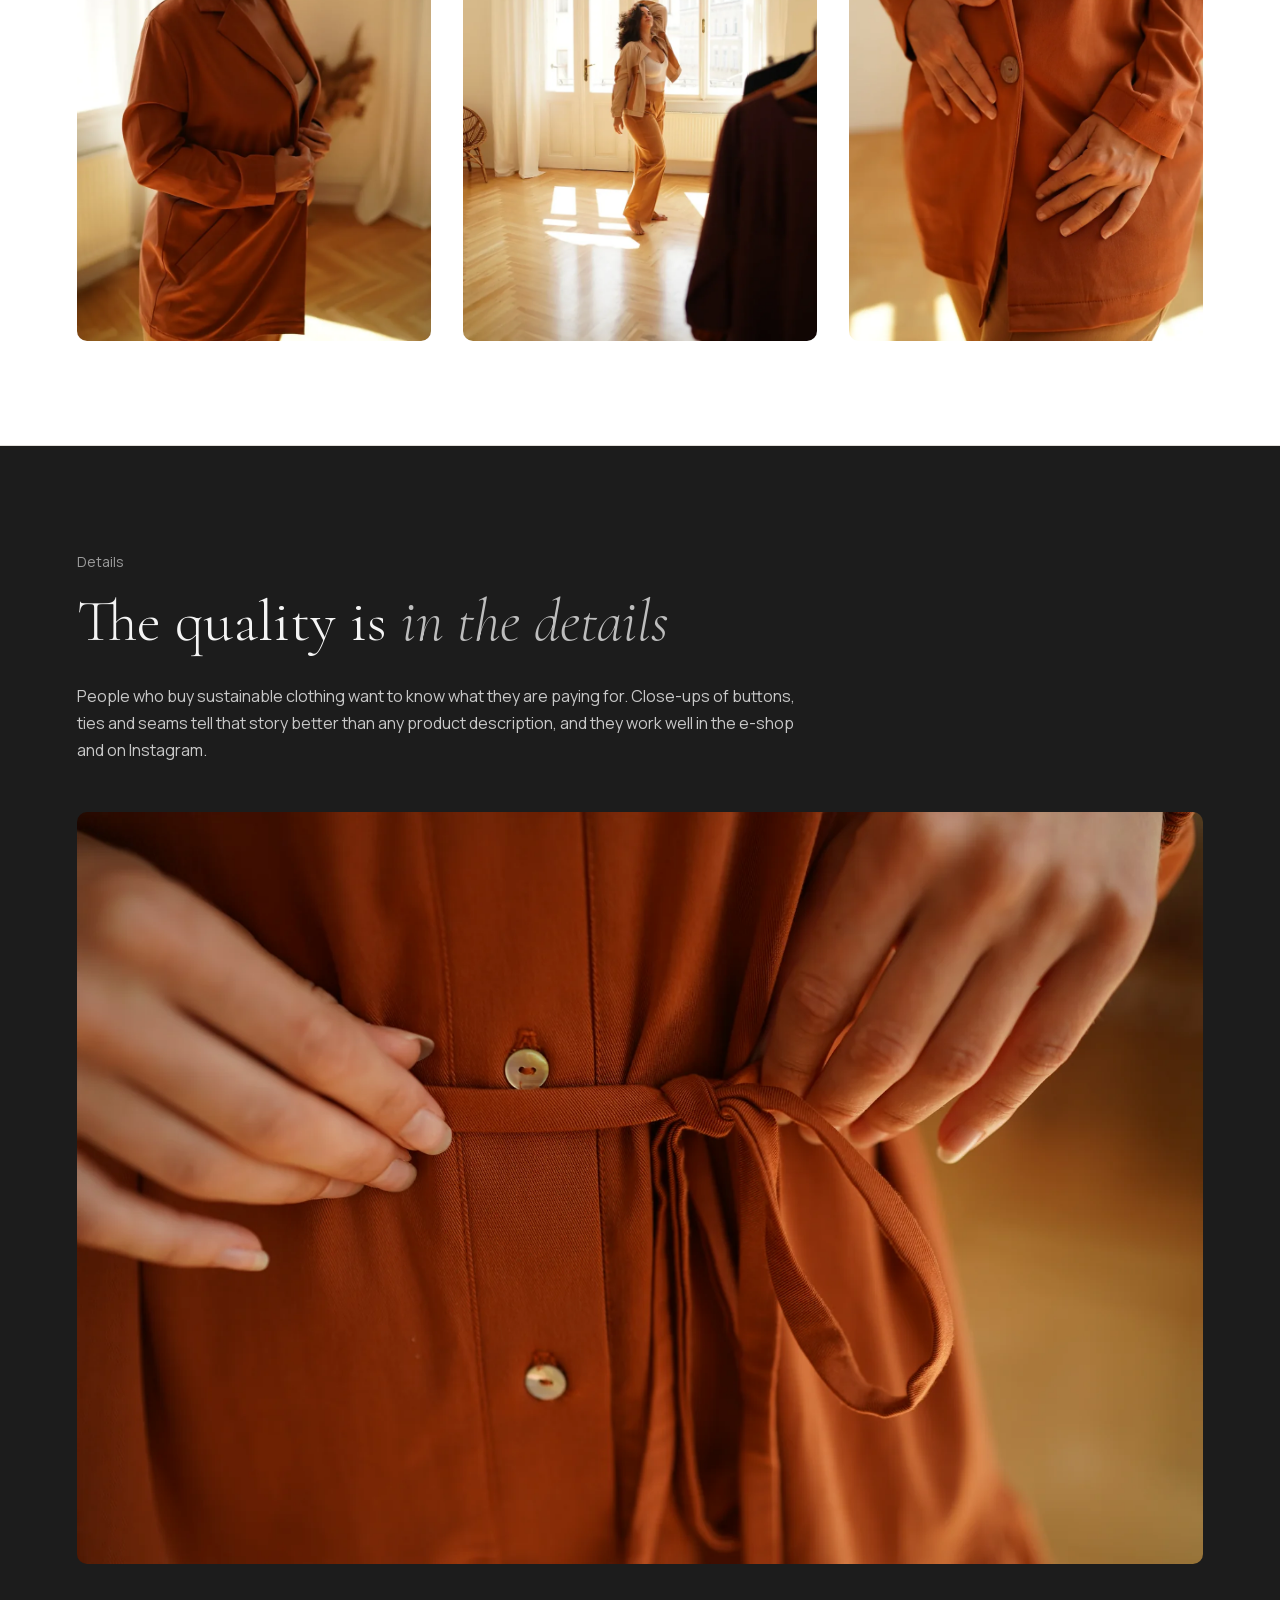
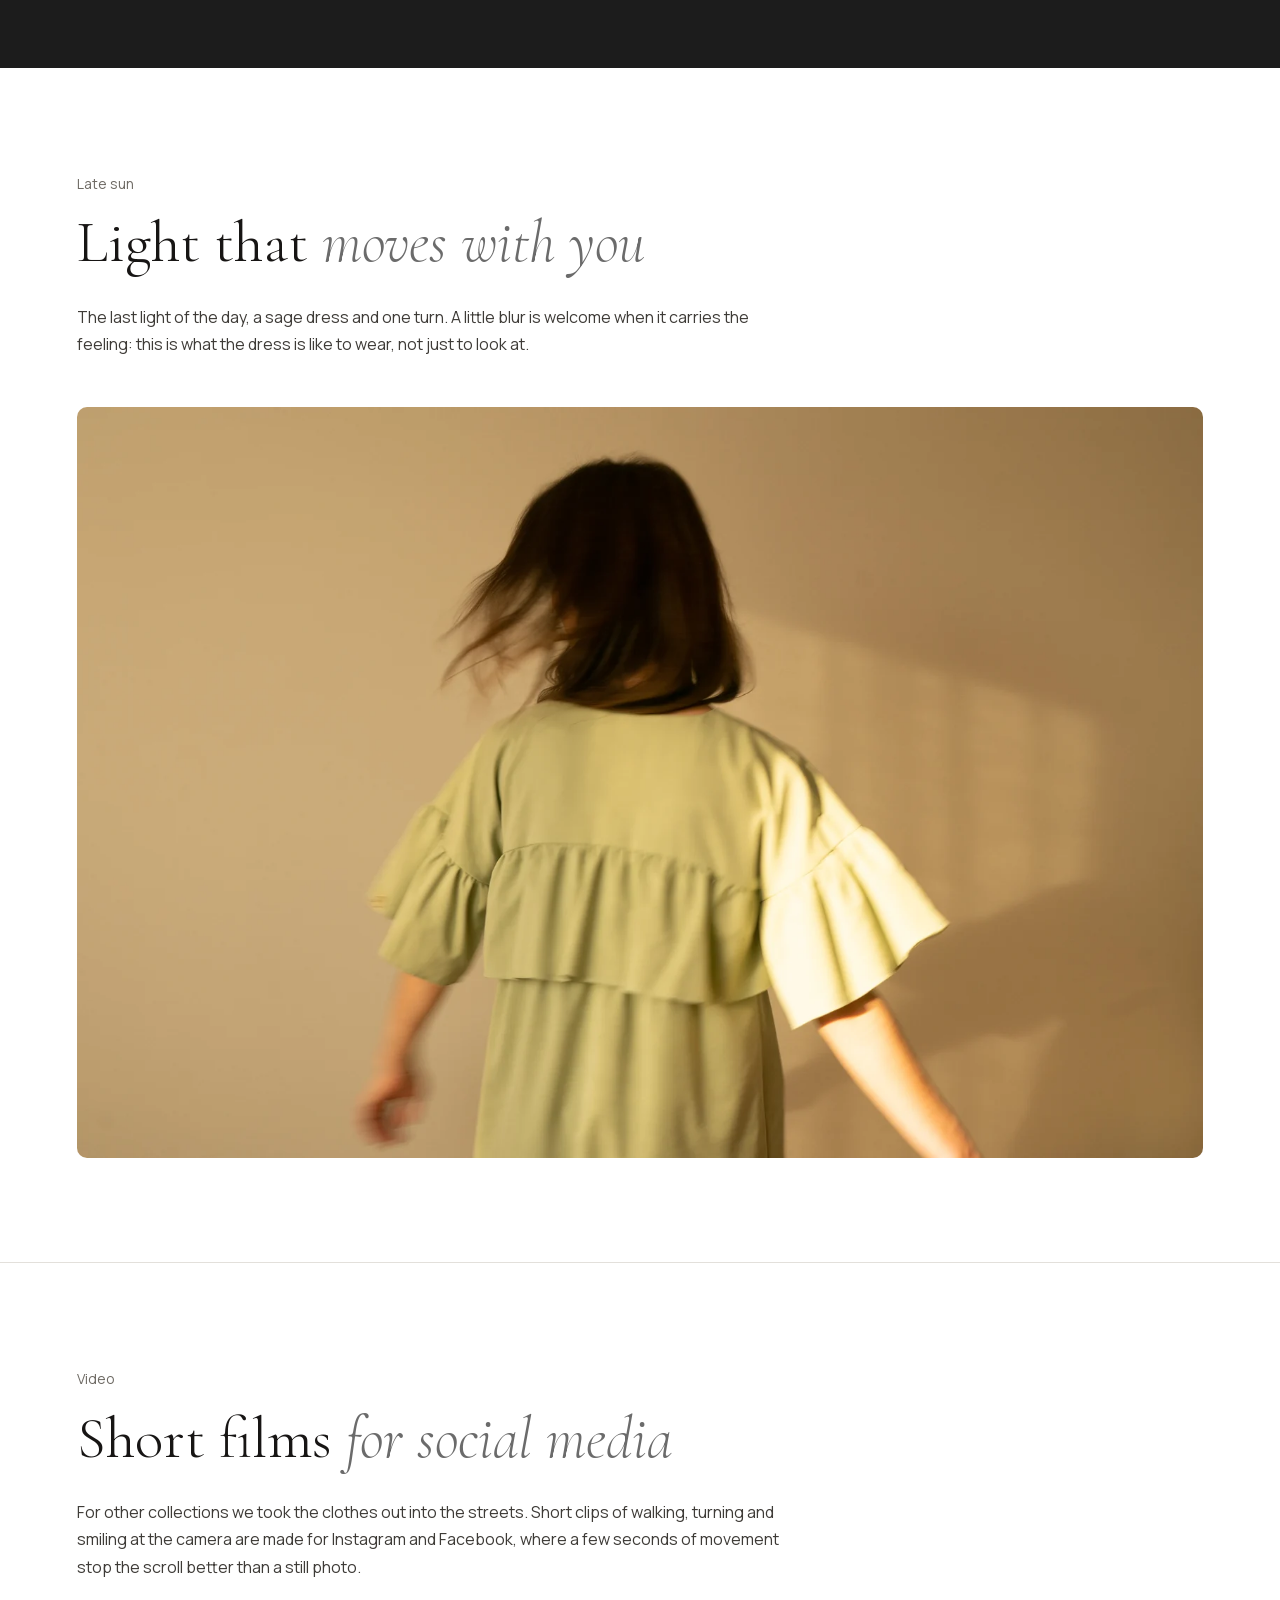
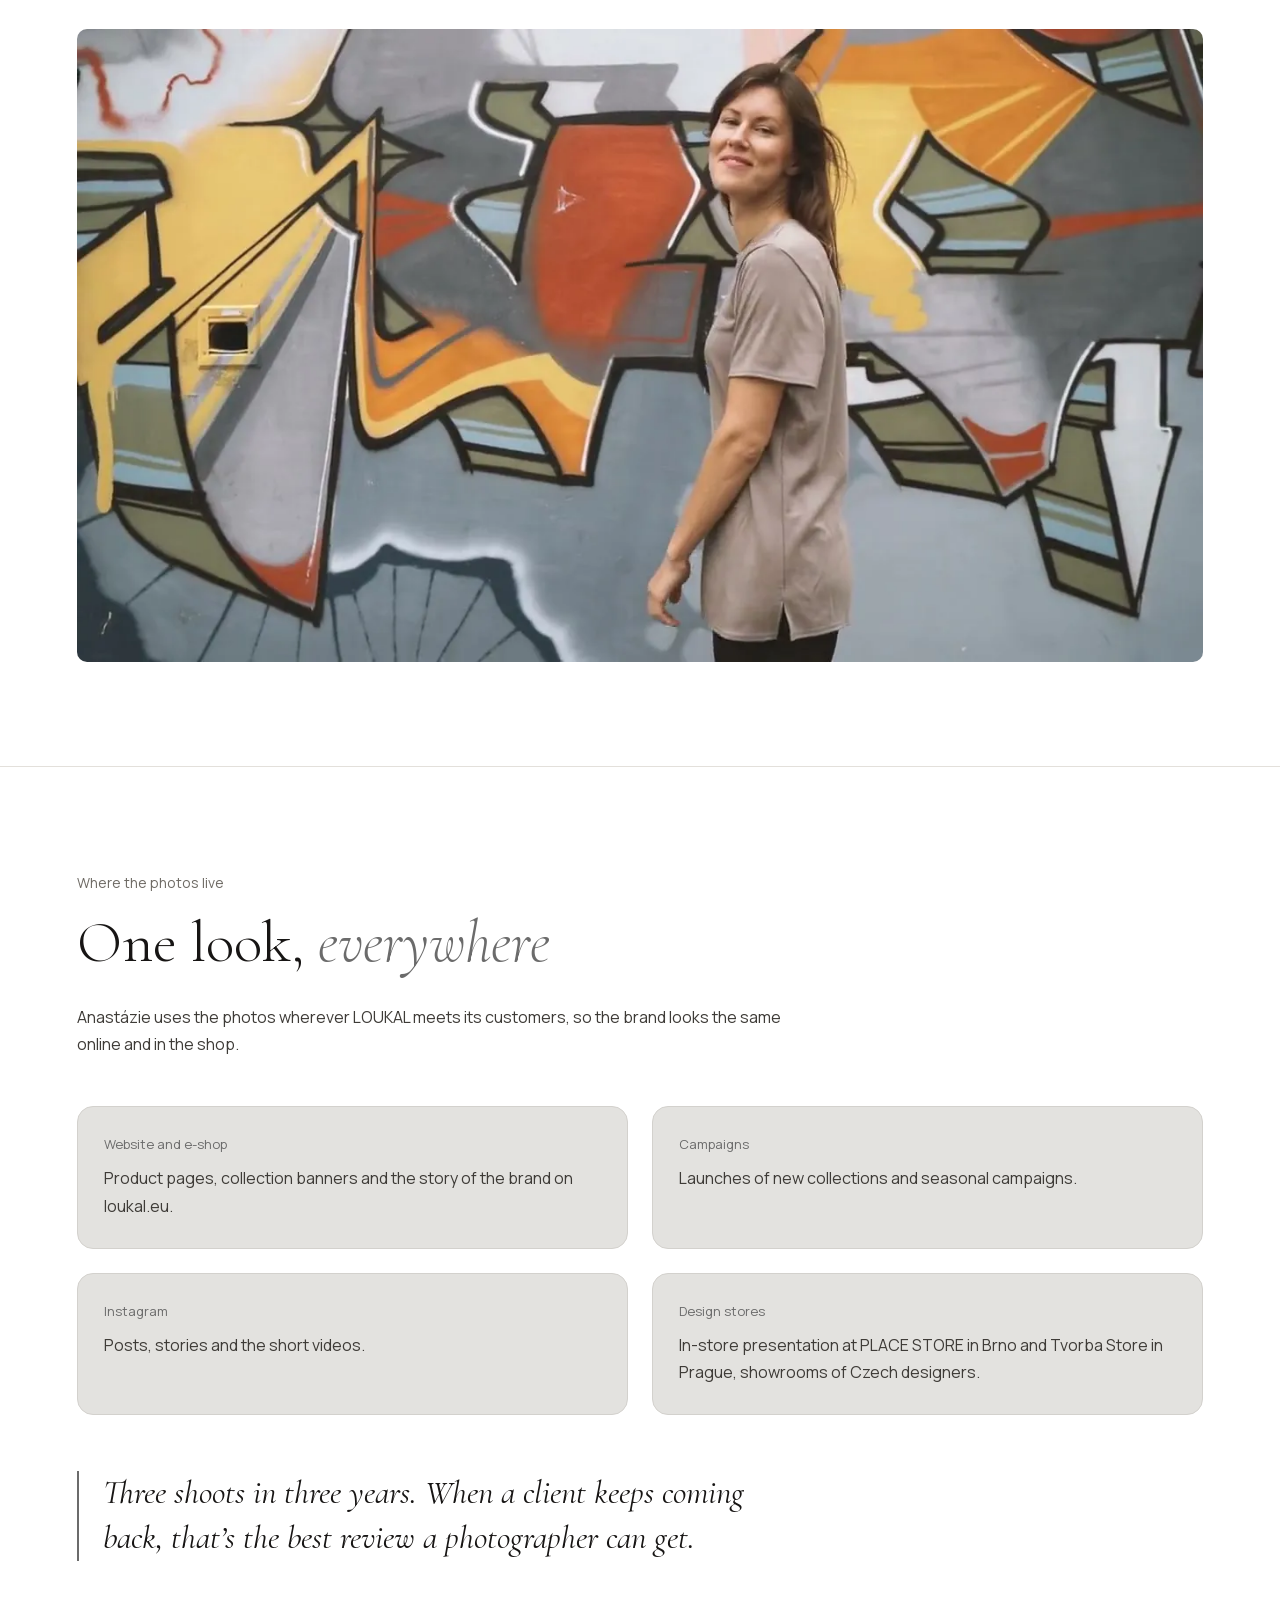
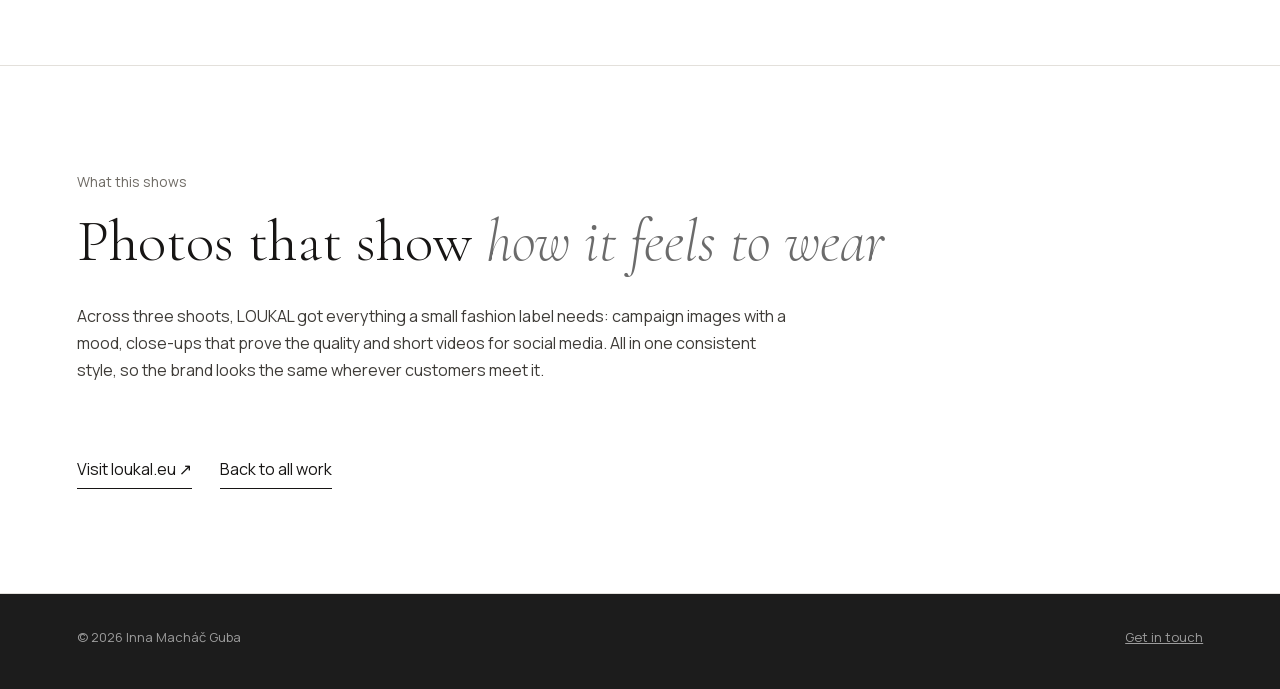
<file: work/loukal.html>
<!doctype html>
<html lang="en">
<head>
<meta charset="utf-8">
<meta name="viewport" content="width=device-width, initial-scale=1, viewport-fit=cover">
<title>Brand photo and video for a sustainable fashion label — Inna Macháč Guba</title>
<meta name="description" content="Three shoots of campaign photos, detail shots and short videos for LOUKAL, a Czech label of sustainable women’s clothing sewn to order by designer Anastázie Jegorová.">
<meta property="og:title" content="Clothes made to move in">

<link rel="canonical" href="https://design.innaguba.com/work/loukal.html">
<meta name="author" content="Inna Macháč Guba">
<meta property="og:type" content="article">
<meta property="og:url" content="https://design.innaguba.com/work/loukal.html">
<meta property="og:description" content="Three shoots of campaign photos, detail shots and short videos for LOUKAL, a Czech label of sustainable women’s clothing sewn to order by designer Anastázie Jegorová.">
<meta property="og:image" content="https://design.innaguba.com/assets/img/og/loukal.jpg">
<meta property="og:image:width" content="1200">
<meta property="og:image:height" content="630">
<meta property="og:site_name" content="Inna Guba Design">
<meta name="twitter:card" content="summary_large_image">
<meta name="theme-color" content="#FFFFFF">
<link rel="preload" href="../assets/fonts/cormorant-garamond-normal-latin.woff2" as="font" type="font/woff2" crossorigin>
<link rel="icon" href="../assets/img/favicon.svg?v=4" type="image/svg+xml">
<link rel="icon" href="../assets/img/favicon-32.png?v=4" sizes="32x32" type="image/png">
<link rel="apple-touch-icon" href="../assets/img/apple-touch-icon.png">
<link rel="stylesheet" href="../assets/css/main.css?v=42">
<link rel="stylesheet" href="../assets/css/case.css?v=21">
<link rel="stylesheet" href="../assets/css/portfolio.css?v=16">
<script>document.documentElement.classList.add('js')</script>
<script type="application/ld+json">{"@context":"https://schema.org","@graph":[{"@type":"CreativeWork","@id":"https://design.innaguba.com/work/loukal.html#work","name":"Clothes made to move in","headline":"Clothes made to move in","description":"Three shoots of campaign photos, detail shots and short videos for LOUKAL, a Czech label of sustainable women’s clothing sewn to order by designer Anastázie Jegorová.","url":"https://design.innaguba.com/work/loukal.html","image":"https://design.innaguba.com/assets/img/og/loukal.jpg","inLanguage":"en","author":{"@type":"Person","@id":"https://design.innaguba.com/#inna","name":"Inna Macháč Guba","url":"https://design.innaguba.com/"},"publisher":{"@type":"ProfessionalService","@id":"https://design.innaguba.com/#studio","name":"Inna Guba Design"},"isPartOf":{"@id":"https://design.innaguba.com/#site"}},{"@type":"BreadcrumbList","itemListElement":[{"@type":"ListItem","position":1,"name":"Projects","item":"https://design.innaguba.com/#work"},{"@type":"ListItem","position":2,"name":"Clothes made to move in","item":"https://design.innaguba.com/work/loukal.html"}]}]}</script>
</head>
<body class="case-loukal">
<a class="skip" href="#main">Skip to content</a>

<header class="site-head">
  <div class="wrap">
    <button class="menu-btn" type="button" aria-label="Open menu" aria-expanded="false" aria-controls="site-nav"><span></span><span></span></button>
    <a class="name" href="../" aria-label="Inna Macháč Guba, homepage">Inna Macháč Guba</a>
    <nav id="site-nav" aria-label="Main">
      <a href="../#work">Work</a>
      <a href="../#about">About</a>
      <a href="../cv/Inna_Machac_Guba_CV.pdf" target="_blank" rel="noopener">CV</a>
      <a href="../#contact">Contact</a>
    </nav>
  </div>
</header>

<main id="main">

<section class="cs-hero">
  <div class="wrap">
    <a class="client" href="https://www.loukal.eu/" target="_blank" rel="noopener"><img src="../assets/img/loukal/logo.webp" width="320" height="320" alt="LOUKAL logo"><span>LOUKAL<small>loukal.eu ↗</small></span></a>
    <p class="eyebrow">Brand photo and video · Sustainable fashion label, Czech Republic</p>
    <h1>Clothes made <em class="ed">to move&nbsp;in</em></h1>
    <p class="lead">Photos and short videos for LOUKAL, a Czech label of sustainable women’s clothing. Its designer, Anastázie Jegorová, creates small collections with timeless cuts, and every piece is sewn to order in the Czech Republic from fabrics that are kind to nature.</p>
    <div class="cs-meta">
      <div><b>Role</b>Photography, video, direction on set</div>
      <div><b>Client</b>LOUKAL, sustainable women’s fashion, Czech Republic</div>
      <div><b>Date</b>Three shoots, 2024–2026</div>
      <div><b>Delivered</b>Campaign photos, detail shots and short videos</div>
    </div>
    <figure class="figure wide-cover"><img src="../assets/img/loukal/cover.webp" srcset="../assets/img/loukal/cover-800.webp 800w, ../assets/img/loukal/cover.webp 2000w" sizes="(max-width: 1200px) 92vw, 1100px" width="2000" height="1333" alt="Two women laughing together on a white sofa in warm afternoon light, one in a rust dress" fetchpriority="high"></figure>
  </div>
</section>

<section class="cs">
  <div class="wrap">
    <p class="eyebrow">The client</p>
    <h2>Slow fashion, <em class="ed">sewn to order</em></h2>
    <div class="founder">
      <figure class="figure"><img src="../assets/img/loukal/dsc02457.webp" srcset="../assets/img/loukal/dsc02457-800.webp 800w, ../assets/img/loukal/dsc02457.webp 1067w" sizes="(max-width: 900px) 92vw, 540px" width="1067" height="1600" alt="Anastázie Jegorová, founder of LOUKAL, in a sage dress with a bouquet of flowers, smiling in warm light" loading="lazy"><figcaption>Anastázie (Stázka) Jegorová, founder and designer of LOUKAL</figcaption></figure>
      <div class="prose">
        <p>LOUKAL is the passion project of Anastázie Jegorová, whom everyone calls Stázka. She had worked in sustainable fashion before. With her own label, she can follow her ideas all the way: clothes that respect nature and the women who wear them.</p>
        <p>She designs every collection herself and wants her clothes to give women freedom, movement and joy in everyday life.</p>
      </div>
    </div>
    <div class="cards two">
      <div class="card"><p class="k">They design</p><p>Simple, timeless cuts that flatter a real body and leave room to move, including pieces for pregnancy.</p></div>
      <div class="card"><p class="k">They make</p><p>Each piece is sewn to order by seamstresses in Czech workshops, in your size and colour. No warehouse of clothes nobody bought.</p></div>
      <div class="card"><p class="k">They choose</p><p>TENCEL Lyocell, Lenzing EcoVero viscose, organic cotton, recycled waterproof fabric and wool: materials picked to do as little harm as possible.</p></div>
      <div class="card"><p class="k">They sell</p><p>Through the loukal.eu e-shop and at markets and in shops, where women can try the small collections on before they order.</p></div>
    </div>
    <p class="callout">The brand promise in three words: freedom, movement and joy. The photos had to show all three.</p>
  </div>
</section>

<section class="cs">
  <div class="wrap">
    <p class="eyebrow">The idea</p>
    <h2>Don’t pose. <em class="ed">Move.</em></h2>
    <div class="prose">
      <p>A still pose shows a dress. Movement shows how it feels to wear it: how the fabric falls, swings and follows the body. So instead of standing the women in a row, I asked them to walk, turn, dance and laugh, and caught the moments in between.</p>
      <p>When you are busy moving, you forget the camera, and the smiles are real.</p>
    </div>
    <div class="fig-grid three">
      <figure class="figure"><img src="../assets/img/loukal/dsc01630-portrait.webp" srcset="../assets/img/loukal/dsc01630-portrait-800.webp 800w, ../assets/img/loukal/dsc01630-portrait.webp 1067w" sizes="(max-width: 900px) 92vw, 360px" width="1067" height="1600" alt="Two women laughing together on a white sofa, in rust and plum dresses" loading="lazy"></figure>
      <figure class="figure"><img src="../assets/img/loukal/dsc02671.webp" srcset="../assets/img/loukal/dsc02671-800.webp 800w, ../assets/img/loukal/dsc02671.webp 1067w" sizes="(max-width: 900px) 92vw, 360px" width="1067" height="1600" alt="The small LOUKAL leaf label on the seam of a caramel top" loading="lazy"></figure>
      <figure class="figure"><img src="../assets/img/loukal/dsc03159.webp" srcset="../assets/img/loukal/dsc03159-800.webp 800w, ../assets/img/loukal/dsc03159.webp 1067w" sizes="(max-width: 900px) 92vw, 360px" width="1067" height="1600" alt="A woman in a white ruffled blouse and floral skirt, hand on her hip" loading="lazy"></figure>
    </div>
  </div>
</section>

<section class="cs">
  <div class="wrap">
    <p class="eyebrow">Warm light</p>
    <h2>Warm colours <em class="ed">in morning sun</em></h2>
    <div class="prose"><p>Rust, plum and caramel fabrics, a flat with tall windows and soft light on the wooden floor. When the sun comes in low, the colours of the clothes glow on their own, with no extra lighting needed.</p></div>
    <div class="fig-grid three">
      <figure class="figure"><img src="../assets/img/loukal/dsc02036.webp" srcset="../assets/img/loukal/dsc02036-800.webp 800w, ../assets/img/loukal/dsc02036.webp 1067w" sizes="(max-width: 900px) 92vw, 360px" width="1067" height="1600" alt="A woman in a rust blazer looking down, lit by the window" loading="lazy"></figure>
      <figure class="figure"><img src="../assets/img/loukal/dsc01837.webp" srcset="../assets/img/loukal/dsc01837-800.webp 800w, ../assets/img/loukal/dsc01837.webp 1067w" sizes="(max-width: 900px) 92vw, 360px" width="1067" height="1600" alt="A woman in caramel trousers walking through a bright room with arched windows" loading="lazy"></figure>
      <figure class="figure"><img src="../assets/img/loukal/dsc02042.webp" srcset="../assets/img/loukal/dsc02042-800.webp 800w, ../assets/img/loukal/dsc02042.webp 1067w" sizes="(max-width: 900px) 92vw, 360px" width="1067" height="1600" alt="Close-up of hands fastening the wooden button of a rust blazer" loading="lazy"></figure>
    </div>
  </div>
</section>

<section class="cs night">
  <div class="wrap">
    <p class="eyebrow">Details</p>
    <h2>The quality is <em class="ed">in the details</em></h2>
    <div class="prose"><p>People who buy sustainable clothing want to know what they are paying for. Close-ups of buttons, ties and seams tell that story better than any product description, and they work well in the e-shop and on Instagram.</p></div>
    <figure class="figure"><img src="../assets/img/loukal/dsc01550.webp" srcset="../assets/img/loukal/dsc01550-800.webp 800w, ../assets/img/loukal/dsc01550.webp 1600w" sizes="(max-width: 1200px) 92vw, 1100px" width="1600" height="1067" alt="Close-up of hands at the waist tie and buttons of a rust shirt dress" loading="lazy"></figure>
  </div>
</section>

<section class="cs">
  <div class="wrap">
    <p class="eyebrow">Late sun</p>
    <h2>Light that <em class="ed">moves with you</em></h2>
    <div class="prose"><p>The last light of the day, a sage dress and one turn. A little blur is welcome when it carries the feeling: this is what the dress is like to wear, not just to look at.</p></div>
    <figure class="figure"><img src="../assets/img/loukal/dsc02409.webp" srcset="../assets/img/loukal/dsc02409-800.webp 800w, ../assets/img/loukal/dsc02409.webp 1600w" sizes="(max-width: 1200px) 92vw, 1100px" width="1600" height="1067" alt="A woman turning in a sage dress with ruffled sleeves, her hair swinging, in warm evening light" loading="lazy"></figure>
  </div>
</section>

<section class="cs">
  <div class="wrap">
    <p class="eyebrow">Video</p>
    <h2>Short films <em class="ed">for social media</em></h2>
    <div class="prose"><p>For other collections we took the clothes out into the streets. Short clips of walking, turning and smiling at the camera are made for Instagram and Facebook, where a few seconds of movement stop the scroll better than a still photo.</p></div>
    <figure class="figure"><video class="loop" src="../assets/video/loukal/graffiti.mp4" poster="../assets/video/loukal/graffiti.webp" width="1280" height="720" muted loop playsinline preload="none" aria-label="A woman in a beige T-shirt smiling in front of a colourful mural"></video></figure>
  </div>
</section>

<section class="cs">
  <div class="wrap">
    <p class="eyebrow">Where the photos live</p>
    <h2>One look, <em class="ed">everywhere</em></h2>
    <div class="prose"><p>Anastázie uses the photos wherever LOUKAL meets its customers, so the brand looks the same online and in the shop.</p></div>
    <div class="cards two">
      <div class="card"><p class="k">Website and e-shop</p><p>Product pages, collection banners and the story of the brand on loukal.eu.</p></div>
      <div class="card"><p class="k">Campaigns</p><p>Launches of new collections and seasonal campaigns.</p></div>
      <div class="card"><p class="k">Instagram</p><p>Posts, stories and the short videos.</p></div>
      <div class="card"><p class="k">Design stores</p><p>In-store presentation at PLACE STORE in Brno and Tvorba Store in Prague, showrooms of Czech designers.</p></div>
    </div>
    <p class="callout">Three shoots in three years. When a client keeps coming back, that’s the best review a photographer can get.</p>
  </div>
</section>

<section class="cs">
  <div class="wrap">
    <p class="eyebrow">What this shows</p>
    <h2>Photos that show <em class="ed">how it feels to wear</em></h2>
    <div class="prose"><p>Across three shoots, LOUKAL got everything a small fashion label needs: campaign images with a mood, close-ups that prove the quality and short videos for social media. All in one consistent style, so the brand looks the same wherever customers meet it.</p></div>
    <div class="next">
      <a class="line-link" href="https://www.loukal.eu/" target="_blank" rel="noopener">Visit loukal.eu ↗</a>
      <a class="line-link" href="../#work">Back to all work</a>
    </div>
  </div>
</section>

</main>

<footer class="site-foot">
  <div class="wrap">
    <div class="foot-bar">
      <span>© 2026 Inna Macháč Guba</span>
      <span><a href="../#contact">Get in touch</a></span>
    </div>
  </div>
</footer>
<script src="../assets/js/main.js?v=10" defer></script>
</body>
</html>
</file>
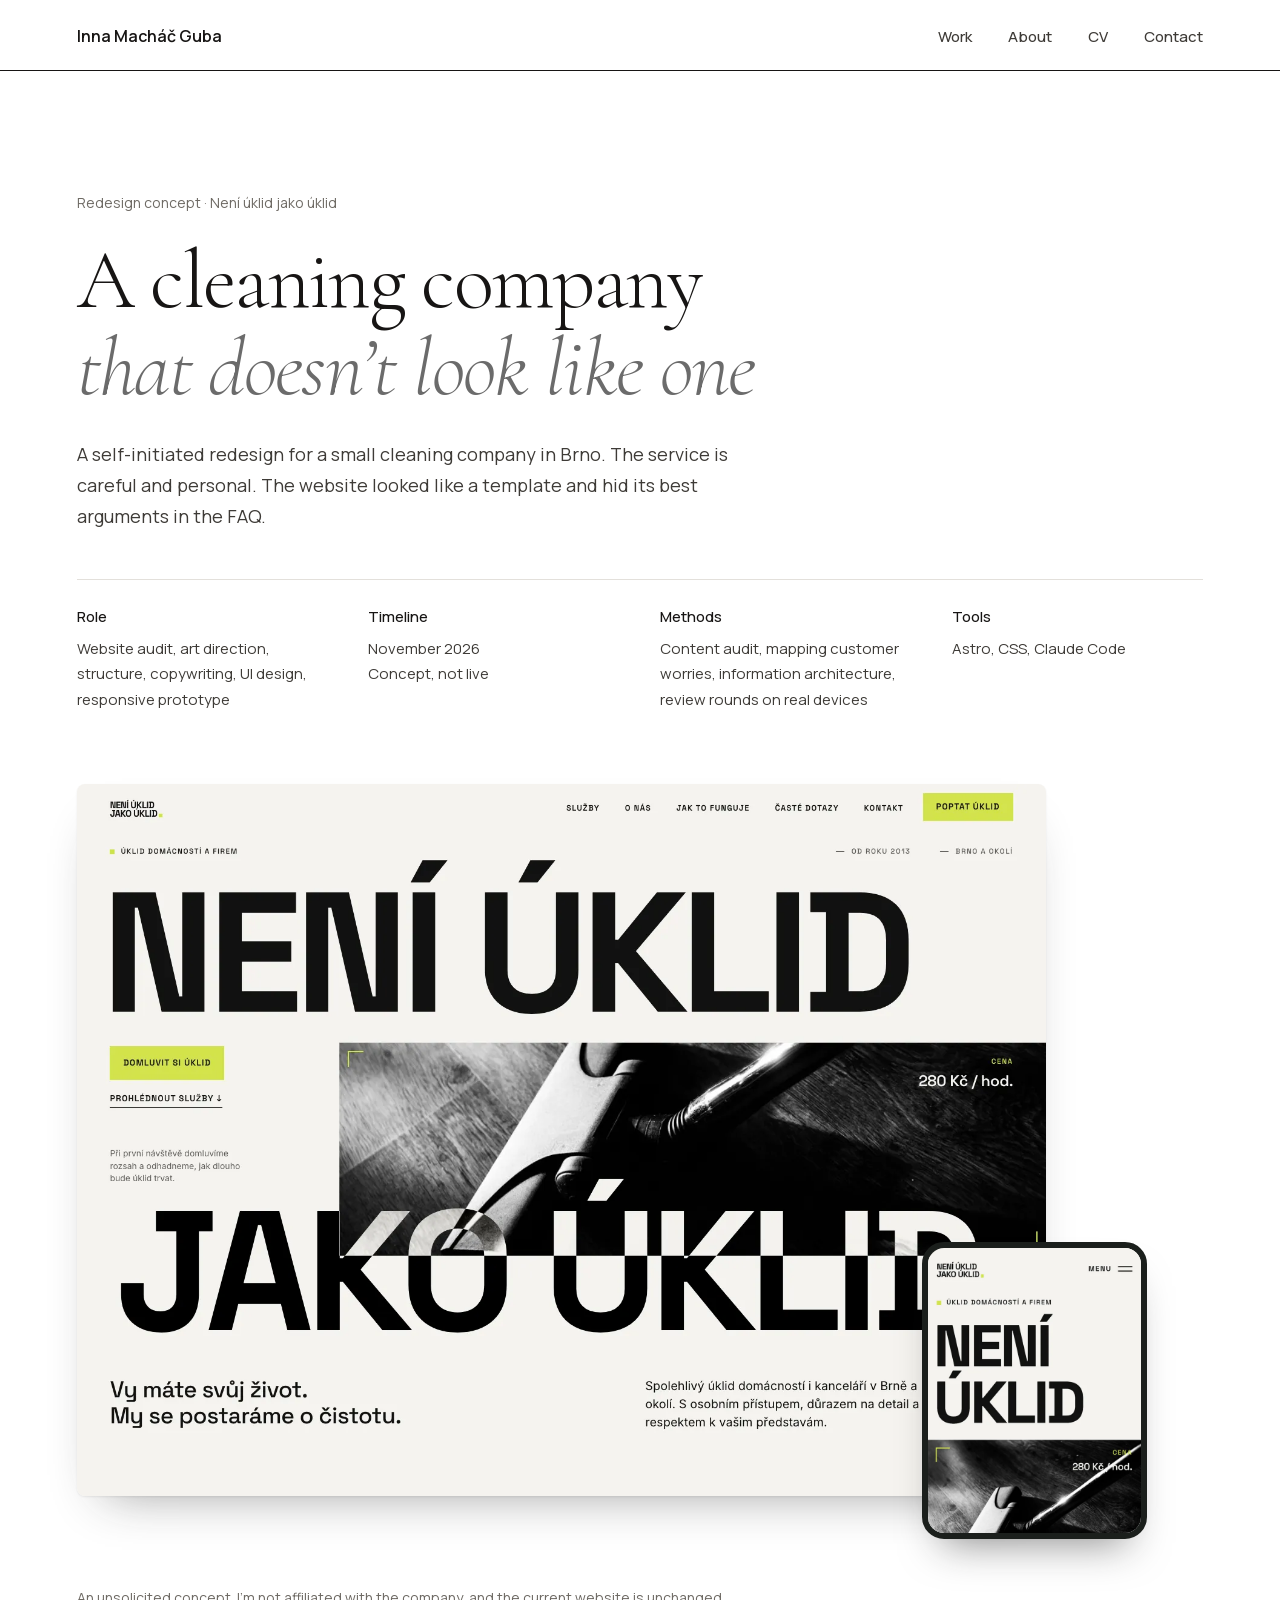
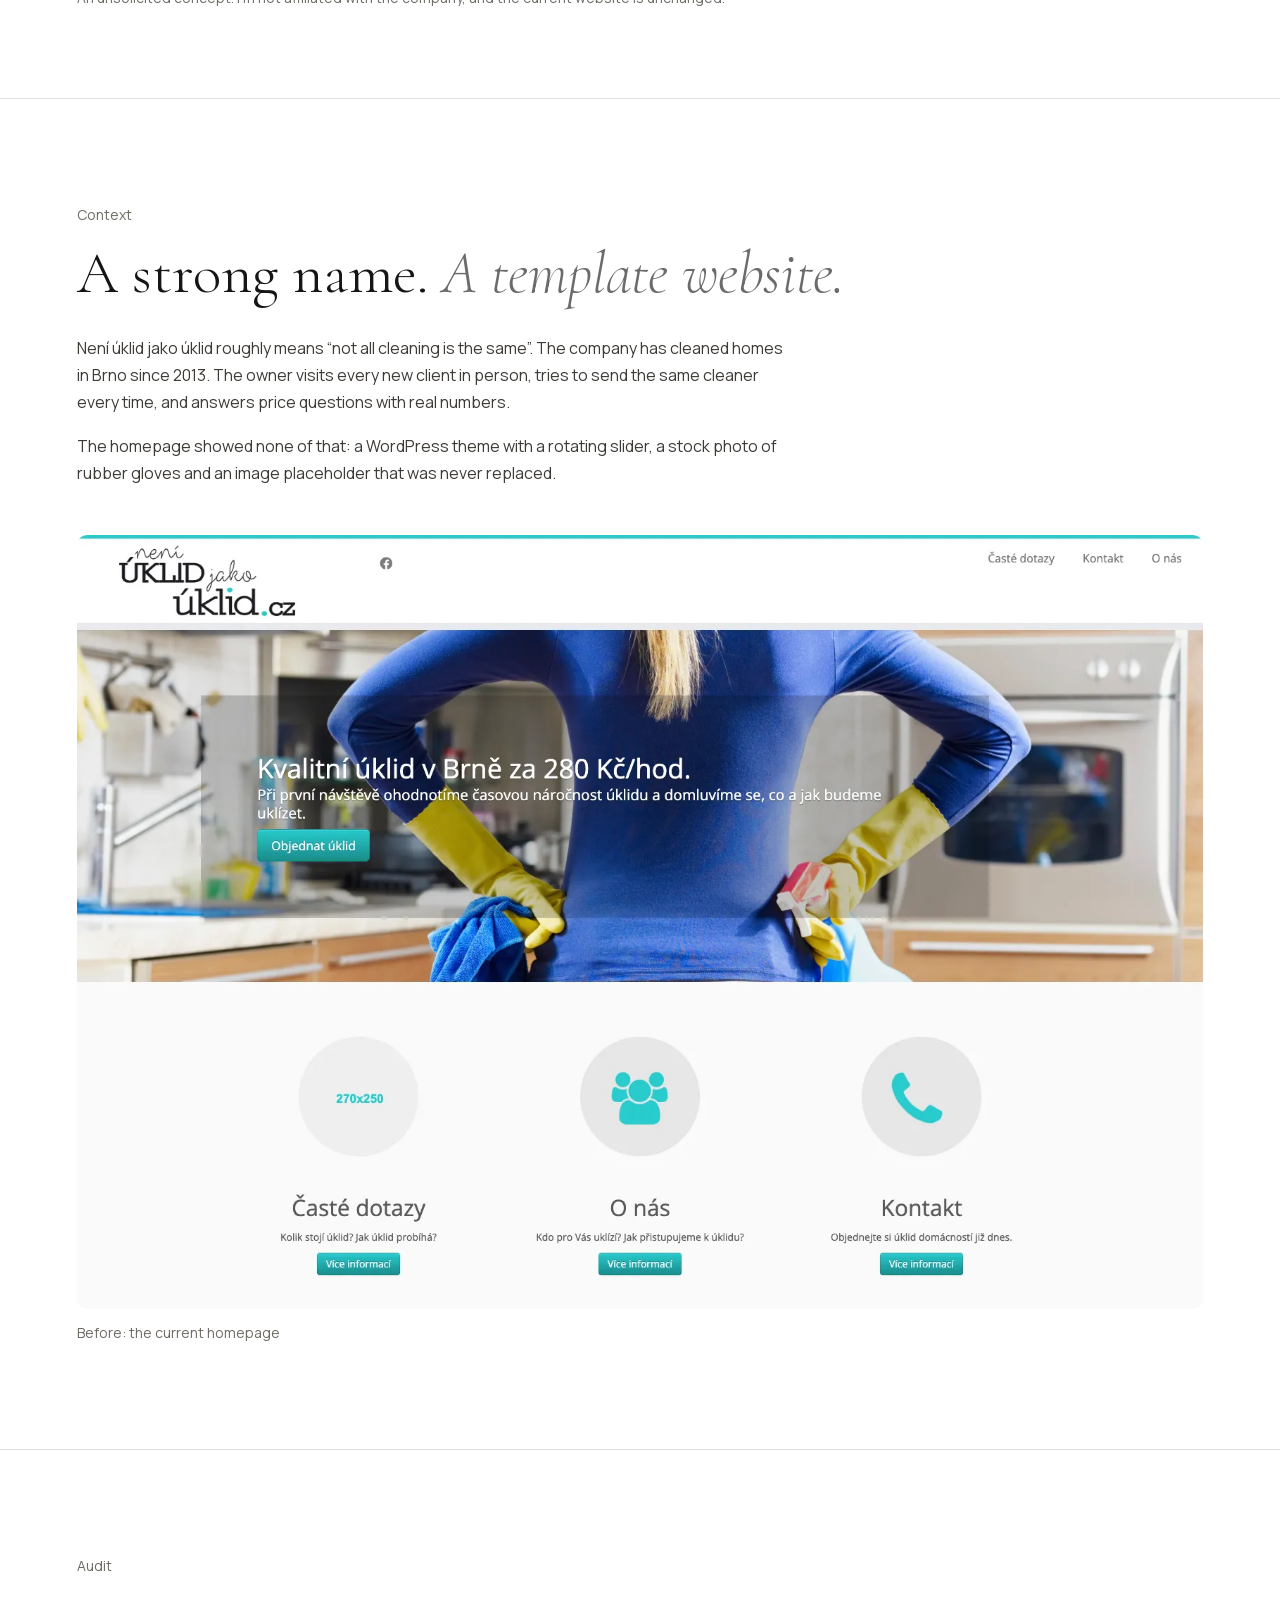
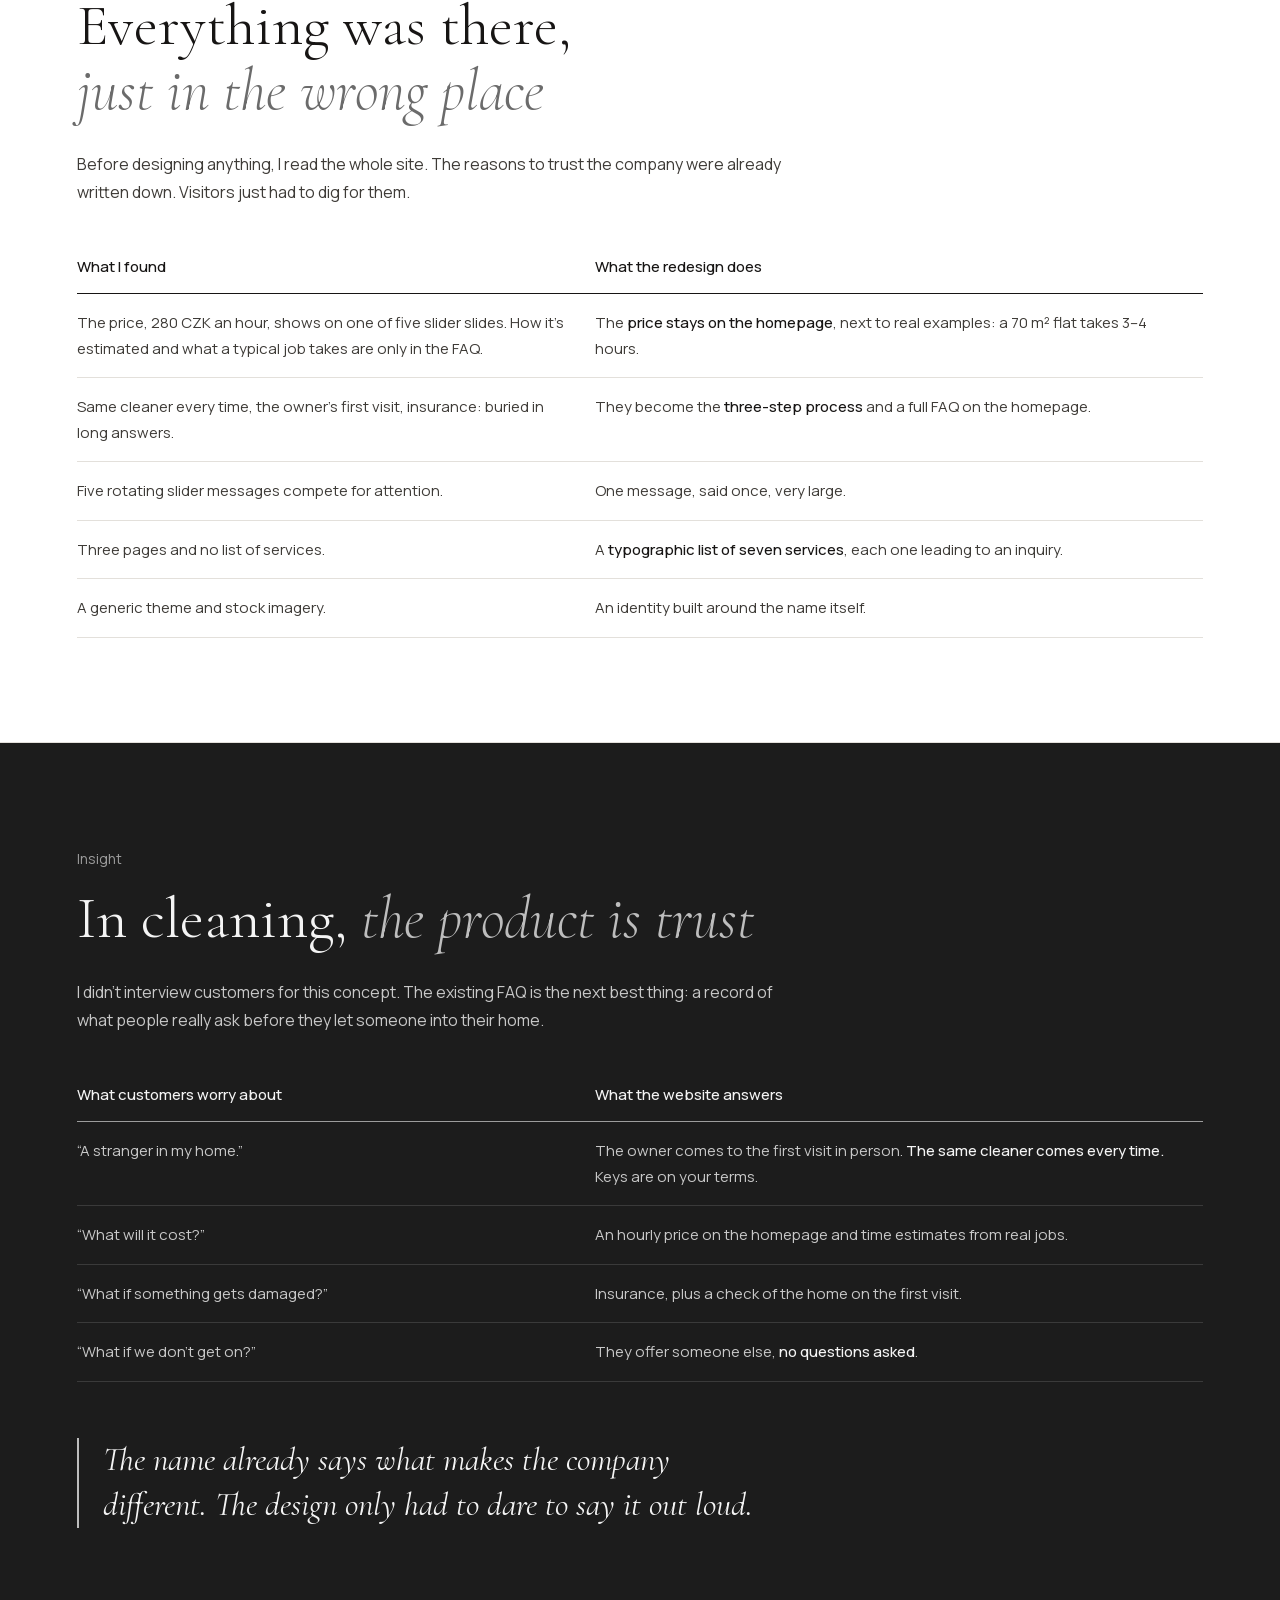
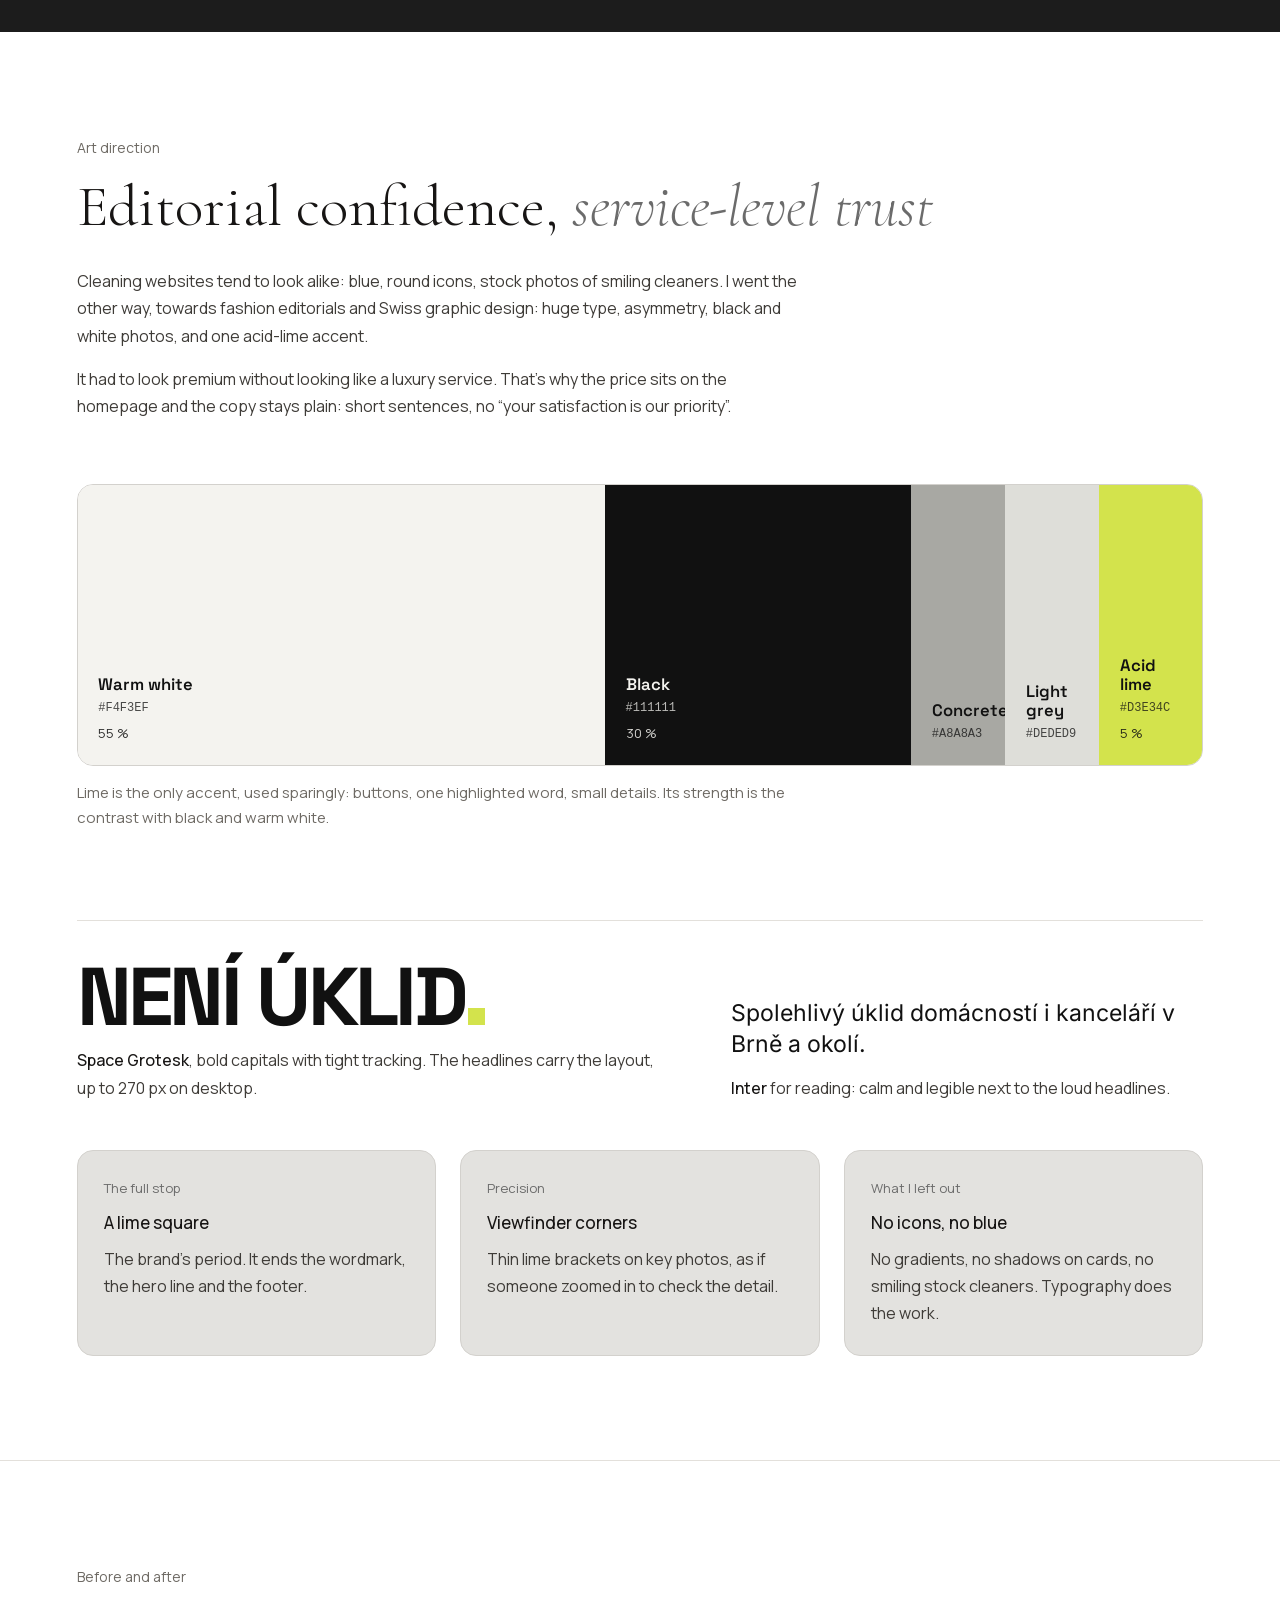
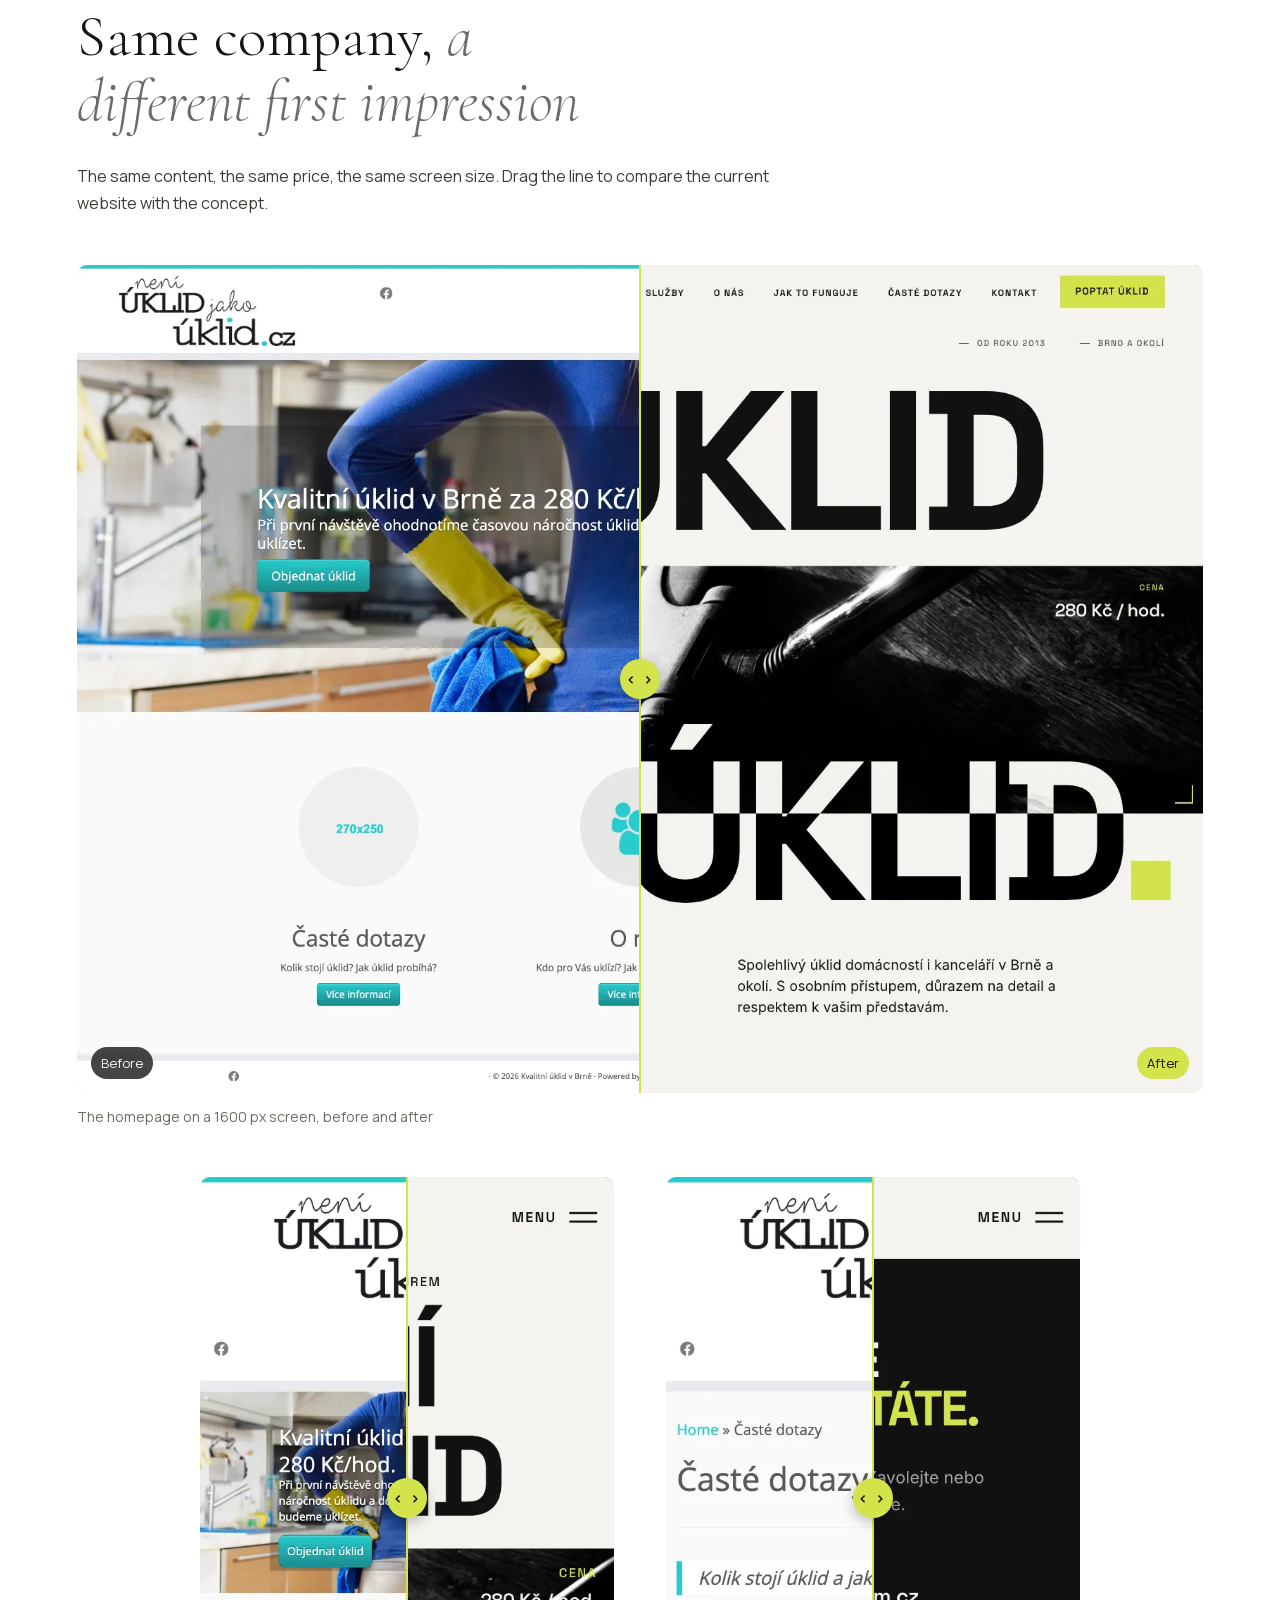
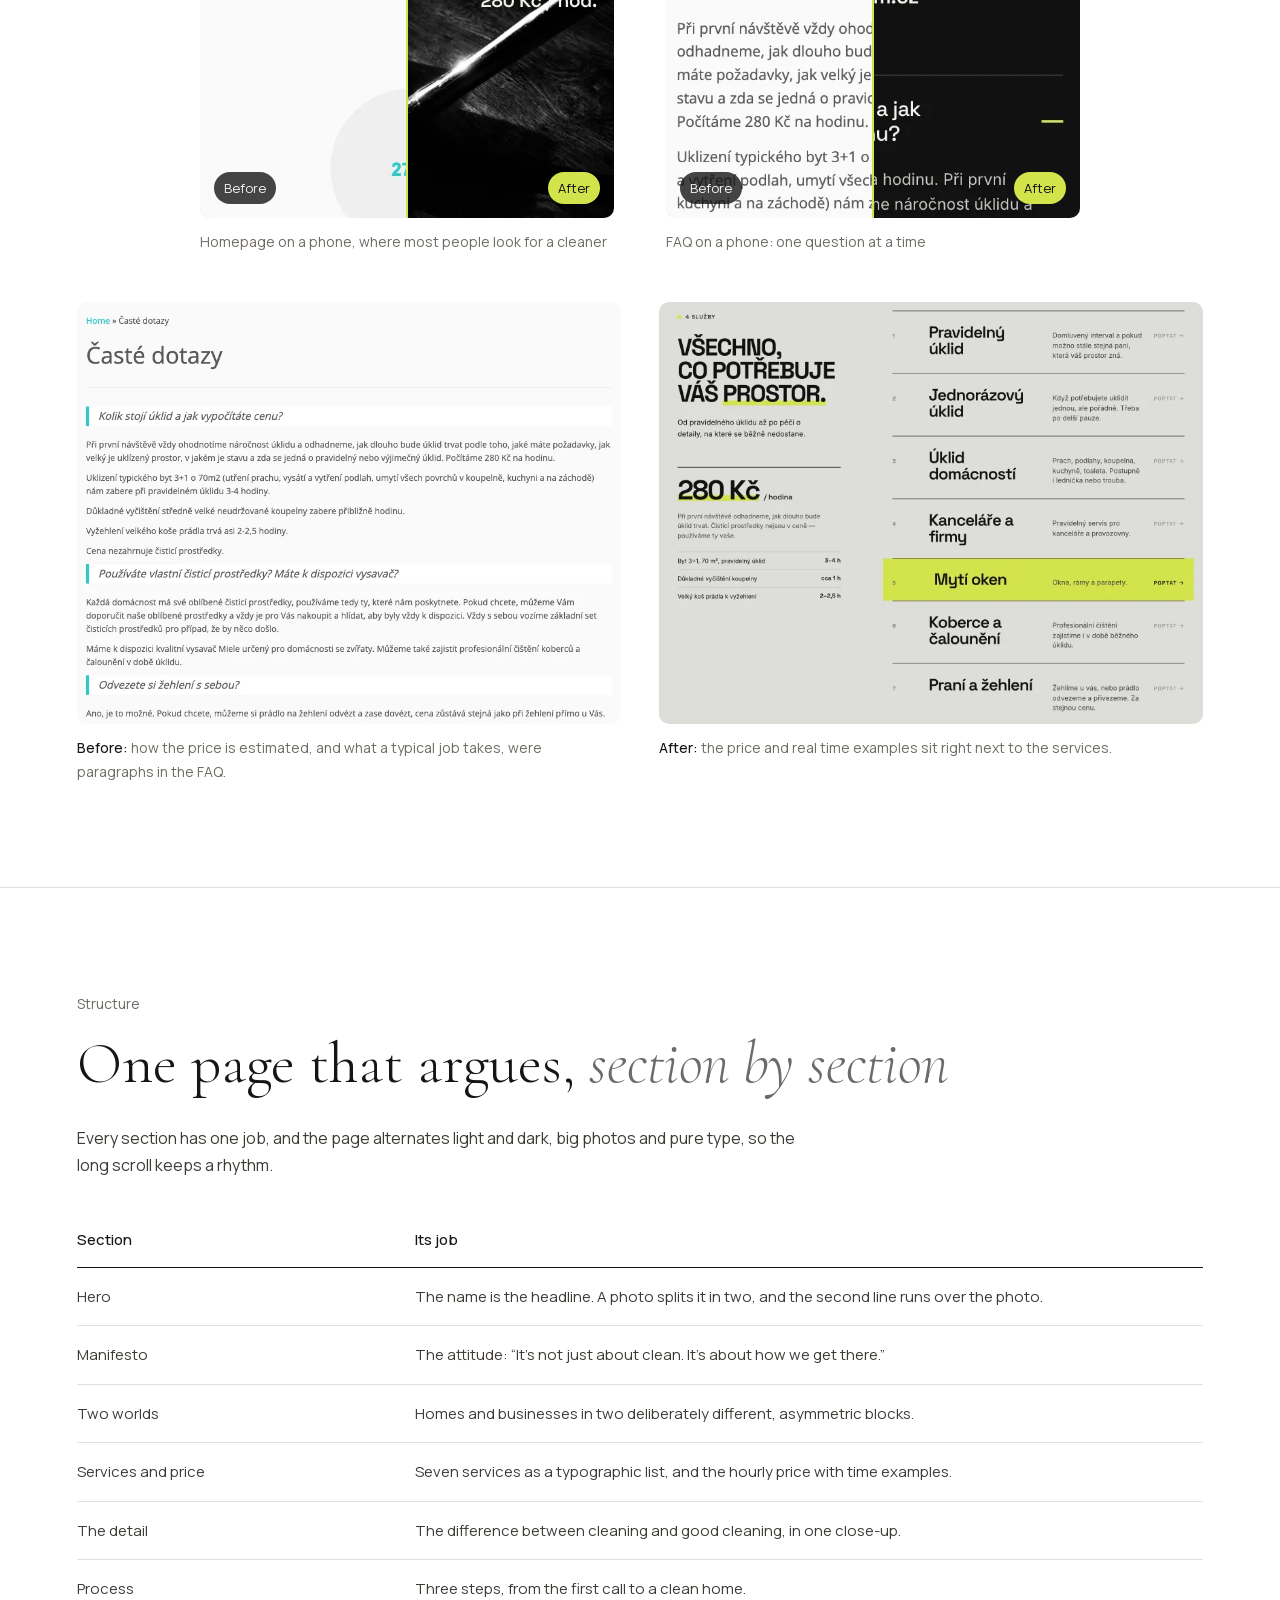
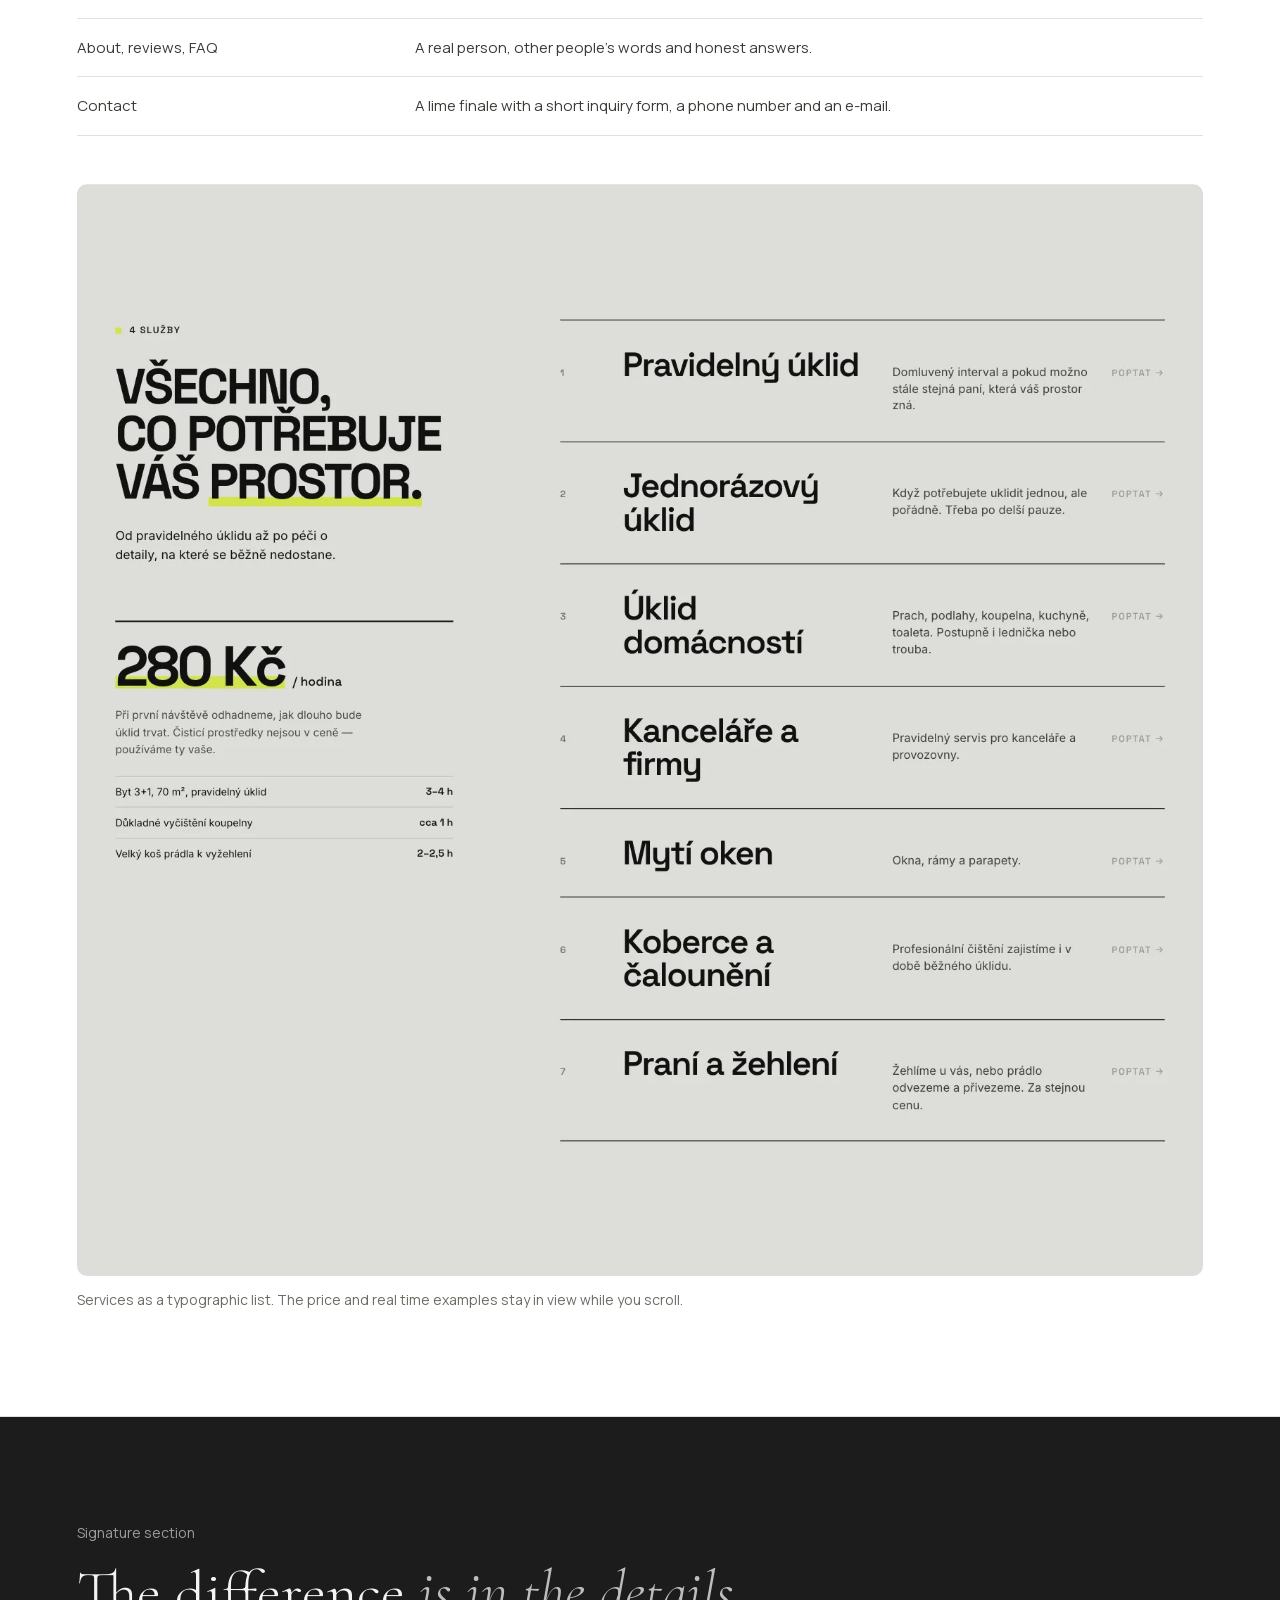
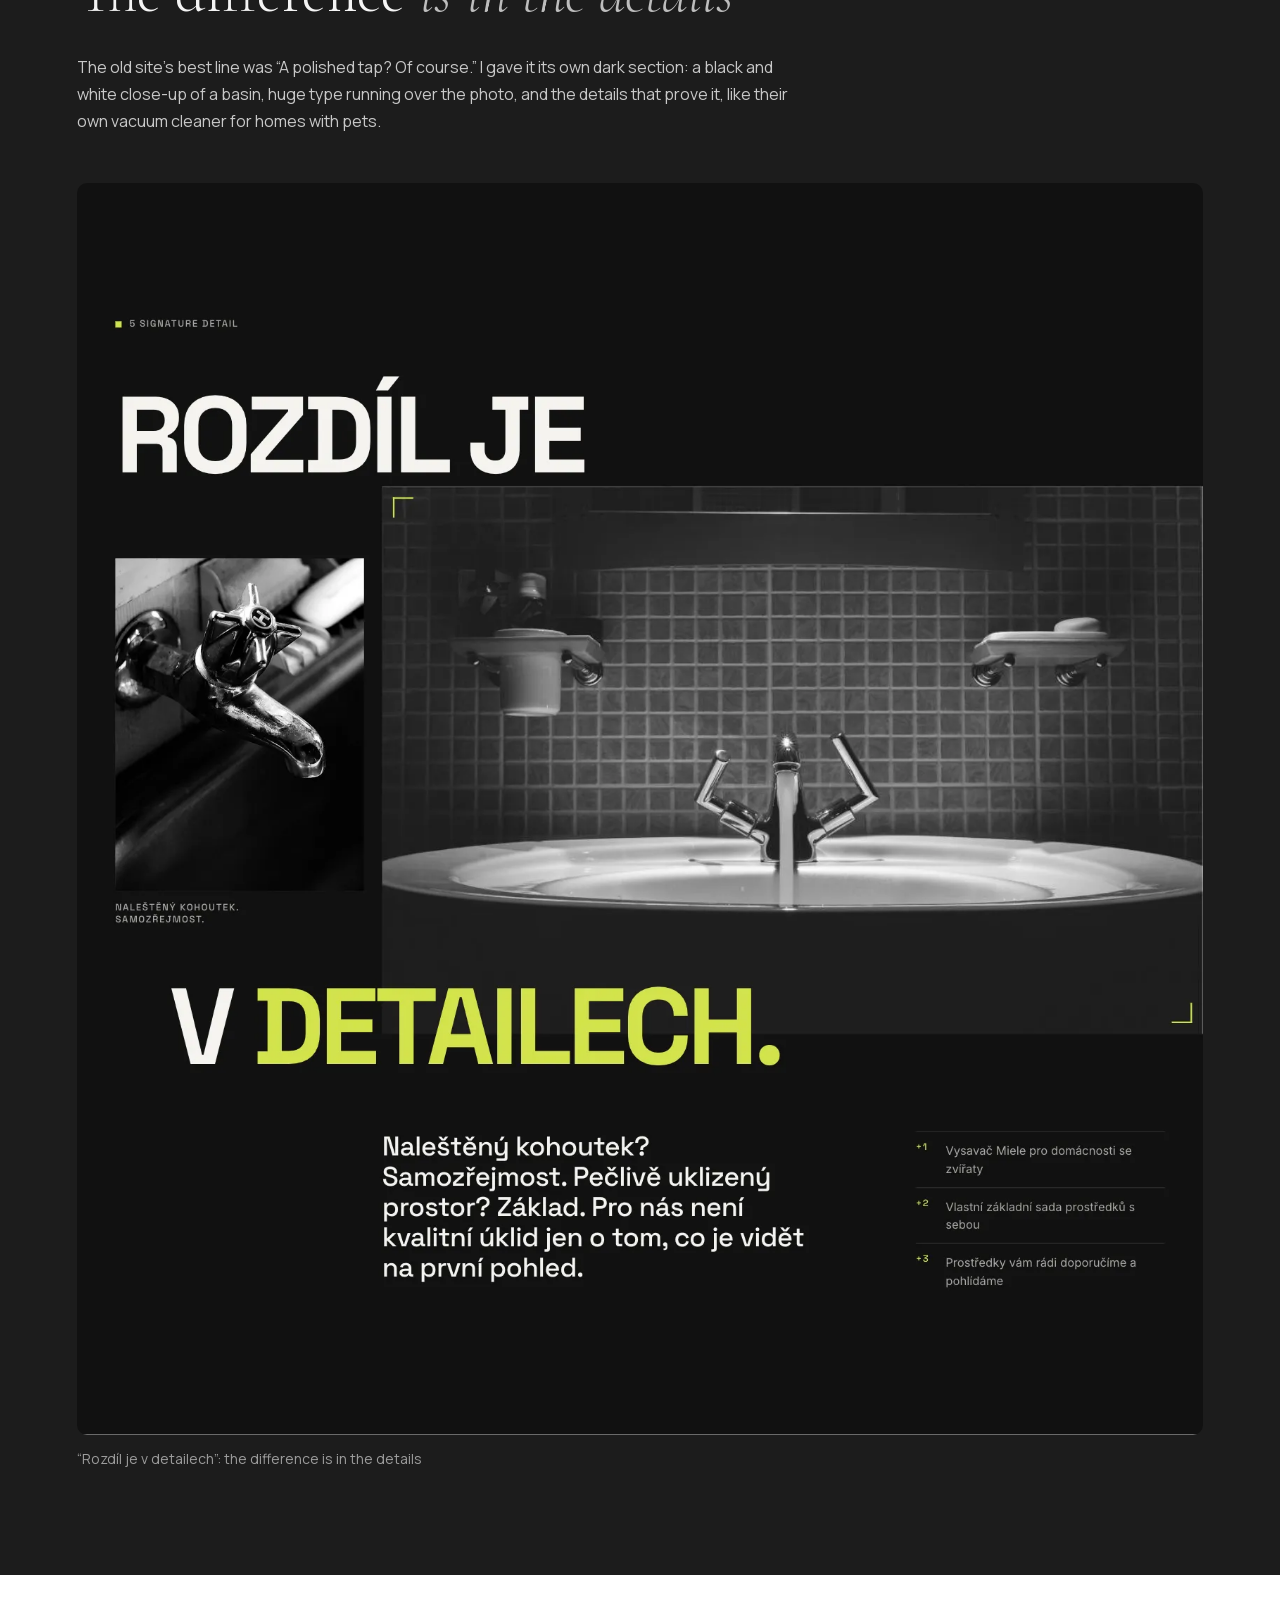
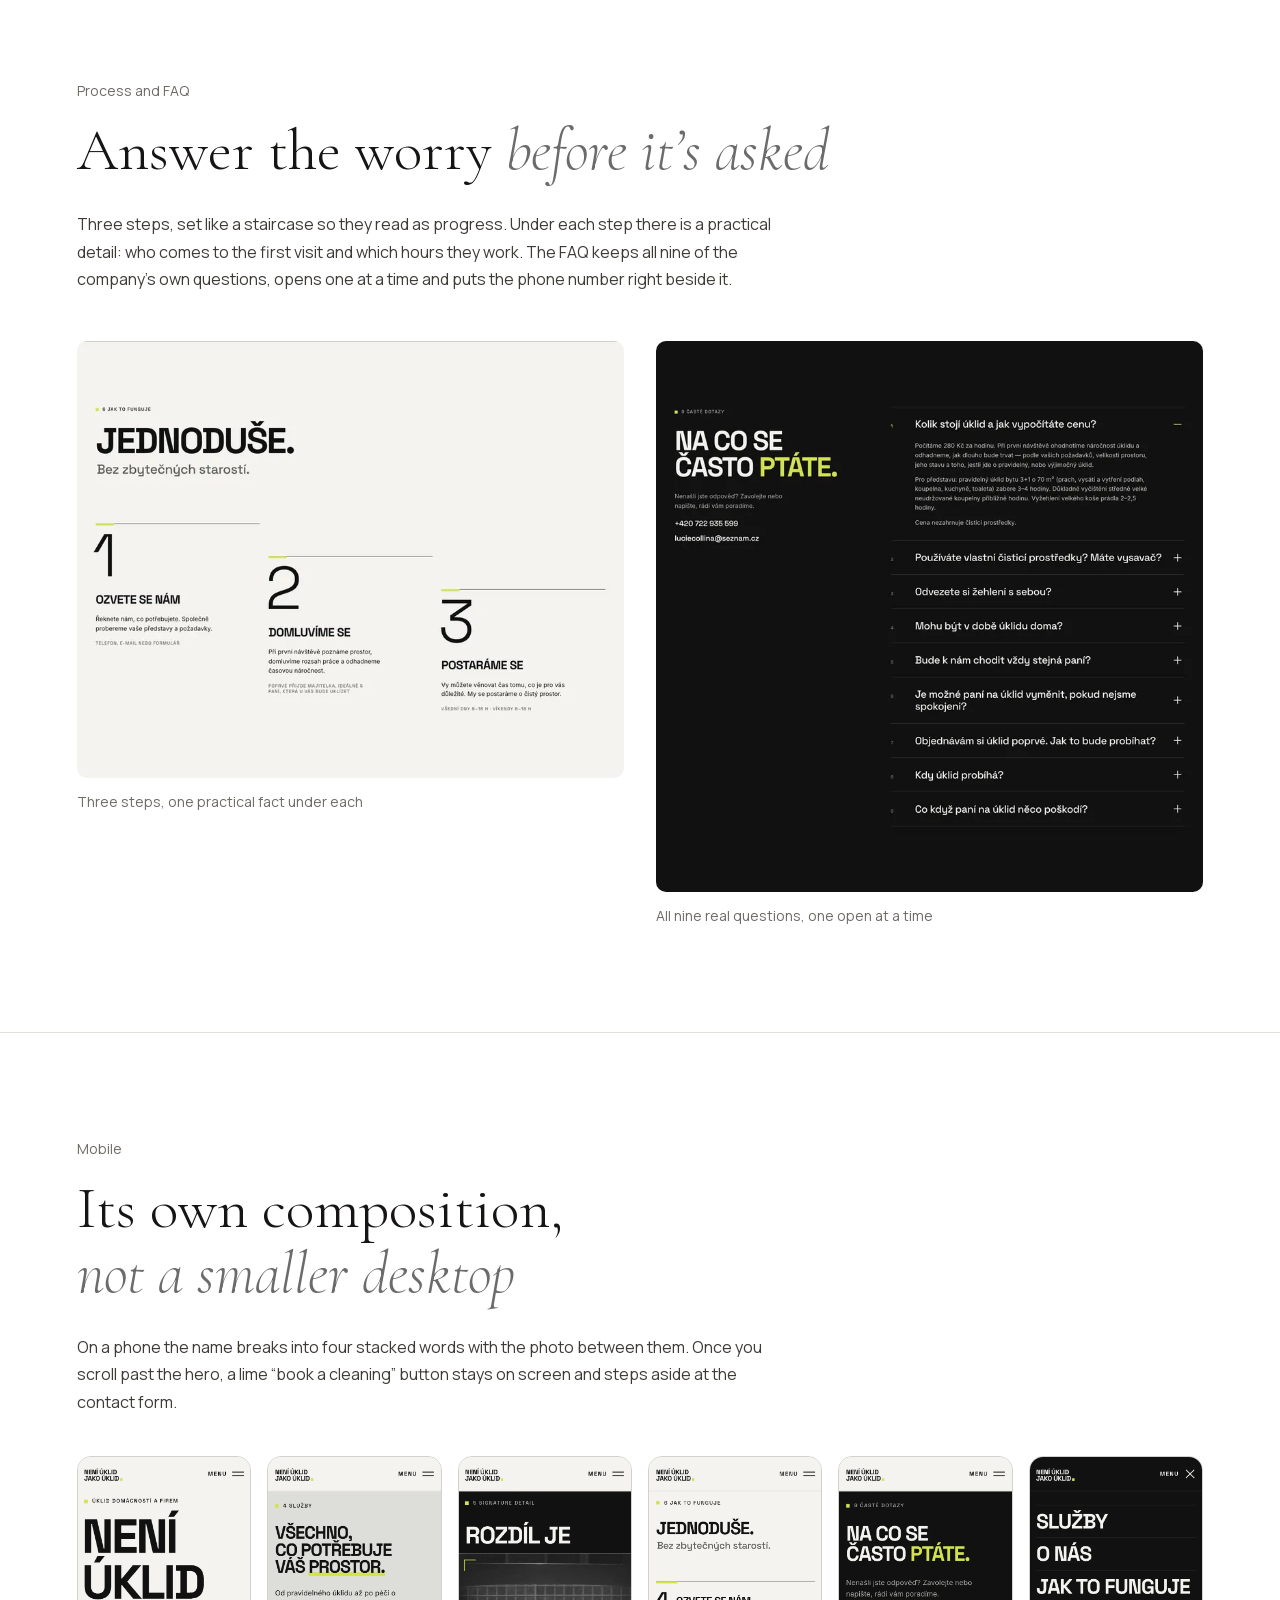
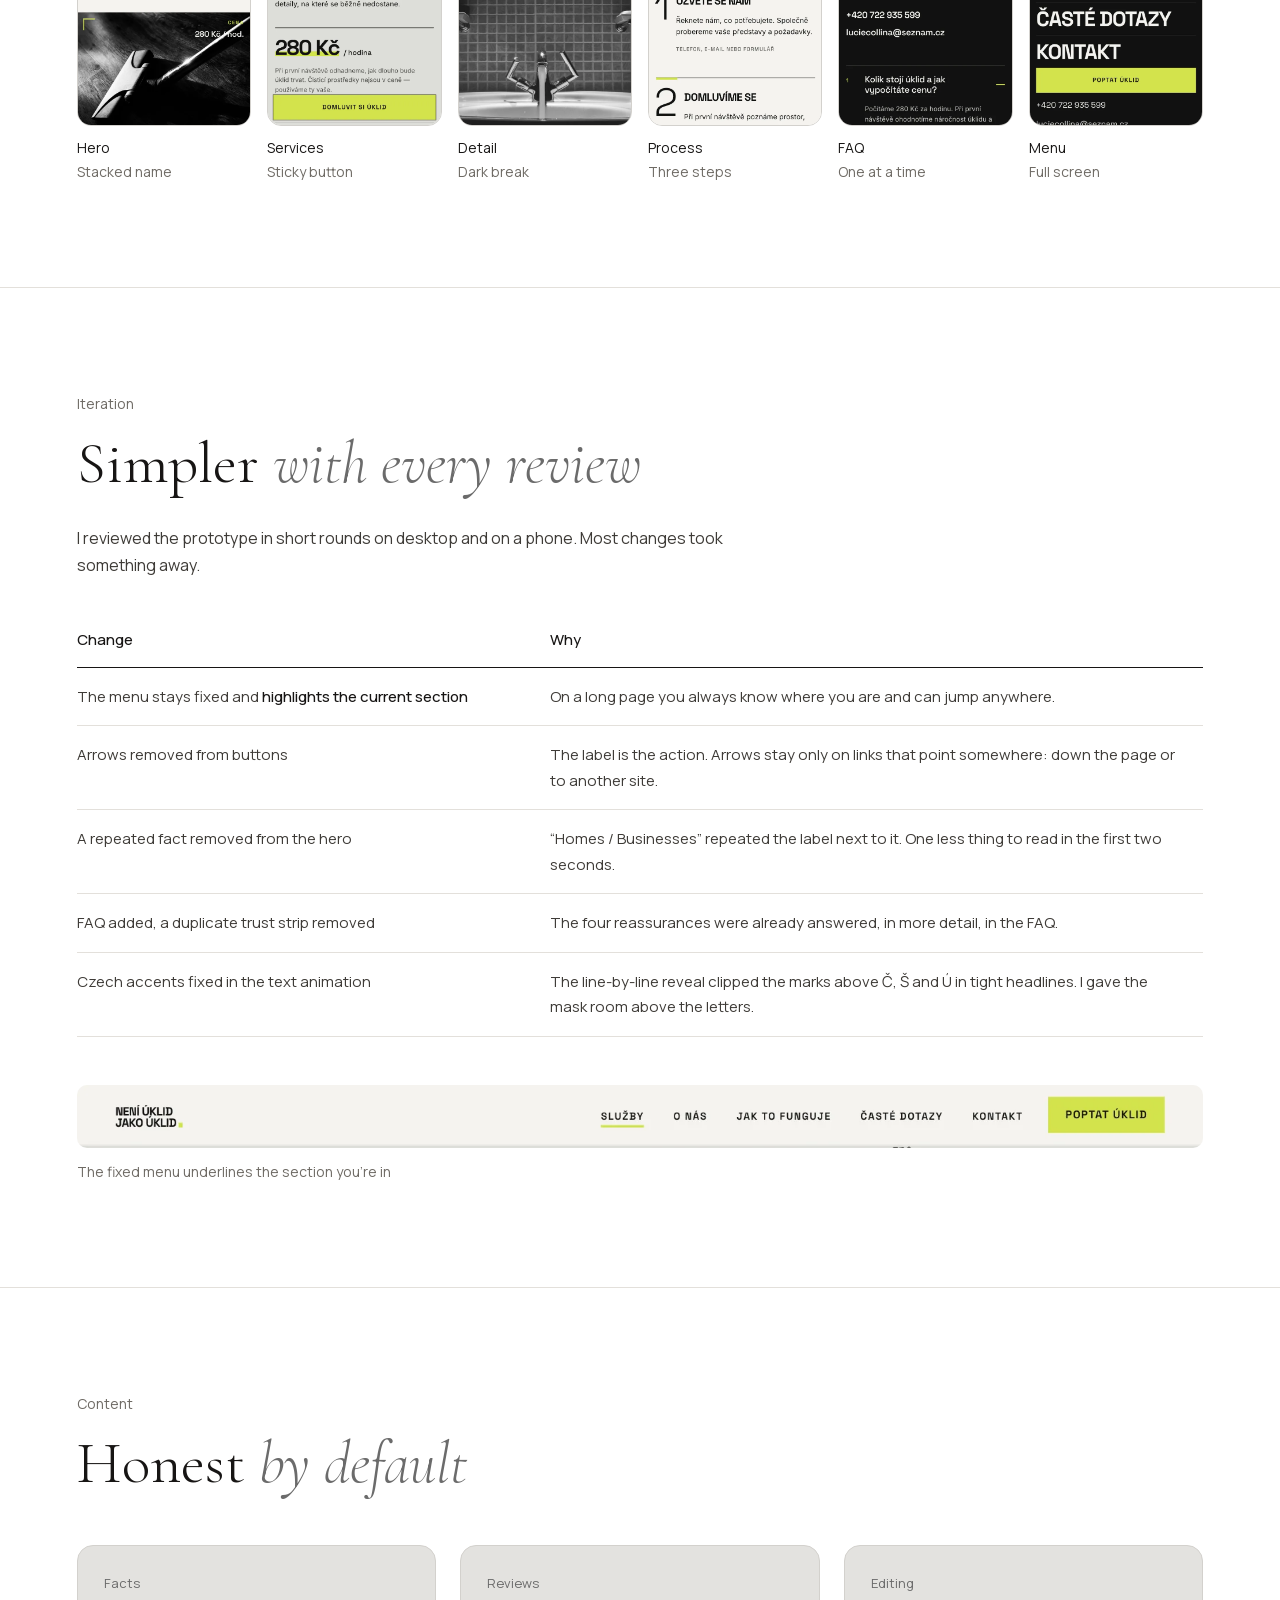
<file: work/neniuklid.html>
<!doctype html>
<html lang="en">
<head>
<meta charset="utf-8">
<meta name="viewport" content="width=device-width, initial-scale=1, viewport-fit=cover">
<title>Není úklid jako úklid redesign concept — Inna Macháč Guba</title>
<meta name="description" content="A self-initiated redesign concept for a cleaning company in Brno: website audit, customer worries, art direction, structure, copy and a responsive prototype.">
<meta property="og:title" content="A cleaning company that doesn’t look like one">

<link rel="canonical" href="https://design.innaguba.com/work/neniuklid.html">
<meta name="author" content="Inna Macháč Guba">
<meta property="og:type" content="article">
<meta property="og:url" content="https://design.innaguba.com/work/neniuklid.html">
<meta property="og:description" content="A self-initiated redesign concept for a cleaning company in Brno: website audit, customer worries, art direction, structure, copy and a responsive prototype.">
<meta property="og:image" content="https://design.innaguba.com/assets/img/og/neniuklid.jpg">
<meta property="og:image:width" content="1200">
<meta property="og:image:height" content="630">
<meta property="og:site_name" content="Inna Guba Design">
<meta name="twitter:card" content="summary_large_image">
<meta name="theme-color" content="#FFFFFF">
<link rel="preload" href="../assets/fonts/cormorant-garamond-normal-latin.woff2" as="font" type="font/woff2" crossorigin>
<link rel="icon" href="../assets/img/favicon.svg?v=4" type="image/svg+xml">
<link rel="icon" href="../assets/img/favicon-32.png?v=4" sizes="32x32" type="image/png">
<link rel="apple-touch-icon" href="../assets/img/apple-touch-icon.png">
<link rel="stylesheet" href="../assets/css/main.css?v=42">
<link rel="stylesheet" href="../assets/css/case.css?v=21">
<link rel="stylesheet" href="../assets/css/portfolio.css?v=16">
<script>document.documentElement.classList.add('js')</script>
<script type="application/ld+json">{"@context":"https://schema.org","@graph":[{"@type":"CreativeWork","@id":"https://design.innaguba.com/work/neniuklid.html#work","name":"A cleaning company that doesn’t look like one","headline":"A cleaning company that doesn’t look like one","description":"A self-initiated redesign concept for a cleaning company in Brno: website audit, customer worries, art direction, structure, copy and a responsive prototype.","url":"https://design.innaguba.com/work/neniuklid.html","image":"https://design.innaguba.com/assets/img/og/neniuklid.jpg","inLanguage":"en","author":{"@type":"Person","@id":"https://design.innaguba.com/#inna","name":"Inna Macháč Guba","url":"https://design.innaguba.com/"},"publisher":{"@type":"ProfessionalService","@id":"https://design.innaguba.com/#studio","name":"Inna Guba Design"},"isPartOf":{"@id":"https://design.innaguba.com/#site"}},{"@type":"BreadcrumbList","itemListElement":[{"@type":"ListItem","position":1,"name":"Projects","item":"https://design.innaguba.com/#work"},{"@type":"ListItem","position":2,"name":"A cleaning company that doesn’t look like one","item":"https://design.innaguba.com/work/neniuklid.html"}]}]}</script>
</head>
<body class="case-neniuklid">
<a class="skip" href="#main">Skip to content</a>

<header class="site-head">
  <div class="wrap">
    <button class="menu-btn" type="button" aria-label="Open menu" aria-expanded="false" aria-controls="site-nav"><span></span><span></span></button>
    <a class="name" href="../" aria-label="Inna Macháč Guba, homepage">Inna Macháč Guba</a>
    <nav id="site-nav" aria-label="Main">
      <a href="../#work">Work</a>
      <a href="../#about">About</a>
      <a href="../cv/Inna_Machac_Guba_CV.pdf" target="_blank" rel="noopener">CV</a>
      <a href="../#contact">Contact</a>
    </nav>
  </div>
</header>

<main id="main">

<section class="cs-hero">
  <div class="wrap">
    <p class="eyebrow">Redesign concept · Není úklid jako úklid</p>
    <h1>A cleaning company <em class="ed">that doesn’t look like one</em></h1>
    <p class="lead">A self-initiated redesign for a small cleaning company in Brno. The service is careful and personal. The website looked like a template and hid its best arguments in the FAQ.</p>
    <div class="cs-meta">
      <div><b>Role</b>Website audit, art direction, structure, copywriting, UI design, responsive prototype</div>
      <div><b>Timeline</b>November 2026<br>Concept, not live</div>
      <div><b>Methods</b>Content audit, mapping customer worries, information architecture, review rounds on real devices</div>
      <div><b>Tools</b>Astro, CSS, Claude Code</div>
    </div>
    <div class="cs-cover">
      <img fetchpriority="high" class="shot" src="../assets/img/neniuklid/home-desktop.webp?v=2" srcset="../assets/img/neniuklid/home-desktop-800.webp?v=2 800w, ../assets/img/neniuklid/home-desktop.webp?v=2 1600w" sizes="(max-width: 1200px) 92vw, 1100px" width="1600" height="1176" alt="The redesigned homepage on desktop: the name in huge black capitals, split by a black and white photo">
      <img class="phone" src="../assets/img/neniuklid/home-mobile.webp" width="600" height="800" alt="The redesigned homepage on a phone">
    </div>
    <p class="nu-note">An unsolicited concept. I’m not affiliated with the company, and the current website is unchanged.</p>
  </div>
</section>

<section class="cs">
  <div class="wrap">
    <p class="eyebrow">Context</p>
    <h2>A strong name. <em class="ed">A template website.</em></h2>
    <div class="prose">
      <p>Není úklid jako úklid roughly means “not all cleaning is the same”. The company has cleaned homes in Brno since 2013. The owner visits every new client in person, tries to send the same cleaner every time, and answers price questions with real numbers.</p>
      <p>The homepage showed none of that: a WordPress theme with a rotating slider, a stock photo of rubber gloves and an image placeholder that was never replaced.</p>
    </div>
    <figure class="figure"><img src="../assets/img/neniuklid/before-desktop.webp?v=2" srcset="../assets/img/neniuklid/before-desktop-800.webp?v=2 800w, ../assets/img/neniuklid/before-desktop.webp?v=2 1600w" sizes="(max-width: 1200px) 92vw, 1100px" width="1600" height="1100" alt="The current homepage: a slider with a stock photo of a person in rubber gloves" loading="lazy"><figcaption>Before: the current homepage</figcaption></figure>
  </div>
</section>

<section class="cs">
  <div class="wrap">
    <p class="eyebrow">Audit</p>
    <h2>Everything was there, <em class="ed">just in the wrong place</em></h2>
    <div class="prose"><p>Before designing anything, I read the whole site. The reasons to trust the company were already written down. Visitors just had to dig for them.</p></div>
    <div class="table-wrap">
      <table>
        <thead><tr><th style="width:46%">What I found</th><th>What the redesign does</th></tr></thead>
        <tbody>
          <tr><td>The price, 280 CZK an hour, shows on one of five slider slides. How it’s estimated and what a typical job takes are only in the FAQ.</td><td>The <b>price stays on the homepage</b>, next to real examples: a 70 m² flat takes 3–4 hours.</td></tr>
          <tr><td>Same cleaner every time, the owner’s first visit, insurance: buried in long answers.</td><td>They become the <b>three-step process</b> and a full FAQ on the homepage.</td></tr>
          <tr><td>Five rotating slider messages compete for attention.</td><td>One message, said once, very large.</td></tr>
          <tr><td>Three pages and no list of services.</td><td>A <b>typographic list of seven services</b>, each one leading to an inquiry.</td></tr>
          <tr><td>A generic theme and stock imagery.</td><td>An identity built around the name itself.</td></tr>
        </tbody>
      </table>
    </div>
  </div>
</section>

<section class="cs night">
  <div class="wrap">
    <p class="eyebrow">Insight</p>
    <h2>In cleaning, <em class="ed">the product is trust</em></h2>
    <div class="prose"><p>I didn’t interview customers for this concept. The existing FAQ is the next best thing: a record of what people really ask before they let someone into their home.</p></div>
    <div class="table-wrap">
      <table>
        <thead><tr><th style="width:46%">What customers worry about</th><th>What the website answers</th></tr></thead>
        <tbody>
          <tr><td>“A stranger in my home.”</td><td>The owner comes to the first visit in person. <b>The same cleaner comes every time.</b> Keys are on your terms.</td></tr>
          <tr><td>“What will it cost?”</td><td>An hourly price on the homepage and time estimates from real jobs.</td></tr>
          <tr><td>“What if something gets damaged?”</td><td>Insurance, plus a check of the home on the first visit.</td></tr>
          <tr><td>“What if we don’t get on?”</td><td>They offer someone else, <b>no questions asked</b>.</td></tr>
        </tbody>
      </table>
    </div>
    <p class="callout">The name already says what makes the company different. The design only had to dare to say it out loud.</p>
  </div>
</section>

<section class="cs">
  <div class="wrap">
    <p class="eyebrow">Art direction</p>
    <h2>Editorial confidence, <em class="ed">service-level trust</em></h2>
    <div class="prose">
      <p>Cleaning websites tend to look alike: blue, round icons, stock photos of smiling cleaners. I went the other way, towards fashion editorials and Swiss graphic design: huge type, asymmetry, black and white photos, and one acid-lime accent.</p>
      <p>It had to look premium without looking like a luxury service. That’s why the price sits on the homepage and the copy stays plain: short sentences, no “your satisfaction is our priority”.</p>
    </div>

    <div class="nu-palette" role="list" aria-label="Colour palette">
      <div class="nu-sw" role="listitem" style="--c:#F4F3EF;--t:#111;flex:55"><b>Warm white</b><code>#F4F3EF</code><span>55 %</span></div>
      <div class="nu-sw" role="listitem" style="--c:#111111;--t:#F4F3EF;flex:30"><b>Black</b><code>#111111</code><span>30 %</span></div>
      <div class="nu-sw" role="listitem" style="--c:#A8A8A3;--t:#111;flex:6"><b>Concrete</b><code>#A8A8A3</code></div>
      <div class="nu-sw" role="listitem" style="--c:#DEDED9;--t:#111;flex:6"><b>Light grey</b><code>#DEDED9</code></div>
      <div class="nu-sw" role="listitem" style="--c:#D3E34C;--t:#111;flex:7"><b>Acid lime</b><code>#D3E34C</code><span>5 %</span></div>
    </div>
    <p class="nu-small">Lime is the only accent, used sparingly: buttons, one highlighted word, small details. Its strength is the contrast with black and warm white.</p>

    <div class="nu-type">
      <div>
        <p class="nu-g">NENÍ ÚKLID<i></i></p>
        <p><b>Space Grotesk</b>, bold capitals with tight tracking. The headlines carry the layout, up to 270 px on desktop.</p>
      </div>
      <div>
        <p class="nu-i">Spolehlivý úklid domácností i kanceláří v Brně a okolí.</p>
        <p><b>Inter</b> for reading: calm and legible next to the loud headlines.</p>
      </div>
    </div>

    <div class="cards">
      <div class="card"><p class="k">The full stop</p><h3>A lime square</h3><p>The brand’s period. It ends the wordmark, the hero line and the footer.</p></div>
      <div class="card"><p class="k">Precision</p><h3>Viewfinder corners</h3><p>Thin lime brackets on key photos, as if someone zoomed in to check the detail.</p></div>
      <div class="card"><p class="k">What I left out</p><h3>No icons, no blue</h3><p>No gradients, no shadows on cards, no smiling stock cleaners. Typography does the work.</p></div>
    </div>
  </div>
</section>

<section class="cs">
  <div class="wrap">
    <p class="eyebrow">Before and after</p>
    <h2>Same company, <em class="ed">a different first impression</em></h2>
    <div class="prose"><p>The same content, the same price, the same screen size. Drag the line to compare the current website with the concept.</p></div>

    <figure class="figure">
      <div class="ba" style="--pos:50%;aspect-ratio:1600/1176">
        <img src="../assets/img/neniuklid/before-tall.webp" srcset="../assets/img/neniuklid/before-tall-800.webp 800w, ../assets/img/neniuklid/before-tall.webp 1600w" sizes="(max-width: 1200px) 92vw, 1100px" width="1600" height="1176" alt="Before: the current homepage with a slider and a stock photo" loading="lazy">
        <img class="ba-after" src="../assets/img/neniuklid/home-desktop.webp?v=2" srcset="../assets/img/neniuklid/home-desktop-800.webp?v=2 800w, ../assets/img/neniuklid/home-desktop.webp?v=2 1600w" sizes="(max-width: 1200px) 92vw, 1100px" width="1600" height="1176" alt="After: the redesigned homepage" loading="lazy">
        <span class="ba-tag">Before</span><span class="ba-tag ba-tag--after">After</span>
        <span class="ba-line" aria-hidden="true"></span>
        <input class="ba-range" type="range" min="0" max="100" value="50" aria-label="Compare before and after, desktop homepage">
      </div>
      <figcaption>The homepage on a 1600 px screen, before and after</figcaption>
    </figure>

    <div class="nu-ba2">
      <figure class="figure">
        <div class="ba" style="--pos:50%;aspect-ratio:600/929">
          <img src="../assets/img/neniuklid/before-mobile.webp" width="600" height="929" alt="Before: the current homepage on a phone" loading="lazy">
          <img class="ba-after" src="../assets/img/neniuklid/m-hero.webp" width="600" height="929" alt="After: the redesigned homepage on a phone" loading="lazy">
          <span class="ba-tag">Before</span><span class="ba-tag ba-tag--after">After</span>
          <span class="ba-line" aria-hidden="true"></span>
          <input class="ba-range" type="range" min="0" max="100" value="50" aria-label="Compare before and after, phone homepage">
        </div>
        <figcaption>Homepage on a phone, where most people look for a cleaner</figcaption>
      </figure>
      <figure class="figure">
        <div class="ba" style="--pos:50%;aspect-ratio:600/929">
          <img src="../assets/img/neniuklid/before-mfaq.webp" width="600" height="929" alt="Before: the current FAQ page on a phone" loading="lazy">
          <img class="ba-after" src="../assets/img/neniuklid/m-faq.webp" width="600" height="929" alt="After: the redesigned FAQ on a phone, with the phone number next to the questions" loading="lazy">
          <span class="ba-tag">Before</span><span class="ba-tag ba-tag--after">After</span>
          <span class="ba-line" aria-hidden="true"></span>
          <input class="ba-range" type="range" min="0" max="100" value="50" aria-label="Compare before and after, phone FAQ">
        </div>
        <figcaption>FAQ on a phone: one question at a time</figcaption>
      </figure>
    </div>

    <div class="nu-price">
      <figure class="figure"><img src="../assets/img/neniuklid/before-price.webp" width="900" height="720" alt="Before: the FAQ page, where the price explanation is one paragraph among many" loading="lazy"><figcaption><b>Before:</b> how the price is estimated, and what a typical job takes, were paragraphs in the FAQ.</figcaption></figure>
      <figure class="figure"><img src="../assets/img/neniuklid/after-price.webp?v=2" srcset="../assets/img/neniuklid/after-price-800.webp?v=2 800w, ../assets/img/neniuklid/after-price.webp?v=2 1600w" sizes="(max-width: 900px) 92vw, 540px" width="1600" height="1240" alt="After: the services list with the hourly price and time examples" loading="lazy"><figcaption><b>After:</b> the price and real time examples sit right next to the services.</figcaption></figure>
    </div>
  </div>
</section>

<section class="cs">
  <div class="wrap">
    <p class="eyebrow">Structure</p>
    <h2>One page that argues, <em class="ed">section by section</em></h2>
    <div class="prose"><p>Every section has one job, and the page alternates light and dark, big photos and pure type, so the long scroll keeps a rhythm.</p></div>
    <div class="table-wrap">
      <table>
        <thead><tr><th style="width:30%">Section</th><th>Its job</th></tr></thead>
        <tbody>
          <tr><td>Hero</td><td>The name is the headline. A photo splits it in two, and the second line runs over the photo.</td></tr>
          <tr><td>Manifesto</td><td>The attitude: “It’s not just about clean. It’s about how we get there.”</td></tr>
          <tr><td>Two worlds</td><td>Homes and businesses in two deliberately different, asymmetric blocks.</td></tr>
          <tr><td>Services and price</td><td>Seven services as a typographic list, and the hourly price with time examples.</td></tr>
          <tr><td>The detail</td><td>The difference between cleaning and good cleaning, in one close-up.</td></tr>
          <tr><td>Process</td><td>Three steps, from the first call to a clean home.</td></tr>
          <tr><td>About, reviews, FAQ</td><td>A real person, other people’s words and honest answers.</td></tr>
          <tr><td>Contact</td><td>A lime finale with a short inquiry form, a phone number and an e-mail.</td></tr>
        </tbody>
      </table>
    </div>
    <figure class="figure"><img src="../assets/img/neniuklid/services.webp" srcset="../assets/img/neniuklid/services-800.webp 800w, ../assets/img/neniuklid/services.webp 1600w" sizes="(max-width: 1200px) 92vw, 1100px" width="1600" height="1552" alt="Services section: a large typographic list next to the hourly price and time examples" loading="lazy"><figcaption>Services as a typographic list. The price and real time examples stay in view while you scroll.</figcaption></figure>
  </div>
</section>

<section class="cs night">
  <div class="wrap">
    <p class="eyebrow">Signature section</p>
    <h2>The difference <em class="ed">is in the details</em></h2>
    <div class="prose"><p>The old site’s best line was “A polished tap? Of course.” I gave it its own dark section: a black and white close-up of a basin, huge type running over the photo, and the details that prove it, like their own vacuum cleaner for homes with pets.</p></div>
    <figure class="figure"><img src="../assets/img/neniuklid/detail.webp" srcset="../assets/img/neniuklid/detail-800.webp 800w, ../assets/img/neniuklid/detail.webp 1600w" sizes="(max-width: 1200px) 92vw, 1100px" width="1600" height="1778" alt="Dark section: “Rozdíl je v detailech” in huge type over a black and white photo of a basin" loading="lazy"><figcaption>“Rozdíl je v detailech”: the difference is in the details</figcaption></figure>
  </div>
</section>

<section class="cs">
  <div class="wrap">
    <p class="eyebrow">Process and FAQ</p>
    <h2>Answer the worry <em class="ed">before it’s asked</em></h2>
    <div class="prose"><p>Three steps, set like a staircase so they read as progress. Under each step there is a practical detail: who comes to the first visit and which hours they work. The FAQ keeps all nine of the company’s own questions, opens one at a time and puts the phone number right beside it.</p></div>
    <div class="fig-grid">
      <figure class="figure"><img src="../assets/img/neniuklid/process.webp" srcset="../assets/img/neniuklid/process-800.webp 800w, ../assets/img/neniuklid/process.webp 1600w" sizes="(max-width: 900px) 92vw, 540px" width="1600" height="1278" alt="Process: three numbered steps set as a staircase" loading="lazy"><figcaption>Three steps, one practical fact under each</figcaption></figure>
      <figure class="figure"><img src="../assets/img/neniuklid/faq.webp" srcset="../assets/img/neniuklid/faq-800.webp 800w, ../assets/img/neniuklid/faq.webp 1600w" sizes="(max-width: 900px) 92vw, 540px" width="1600" height="1611" alt="FAQ: an accordion of questions on black, with the phone number beside it" loading="lazy"><figcaption>All nine real questions, one open at a time</figcaption></figure>
    </div>
  </div>
</section>

<section class="cs">
  <div class="wrap">
    <p class="eyebrow">Mobile</p>
    <h2>Its own composition, <em class="ed">not a smaller desktop</em></h2>
    <div class="prose"><p>On a phone the name breaks into four stacked words with the photo between them. Once you scroll past the hero, a lime “book a cleaning” button stays on screen and steps aside at the contact form.</p></div>
    <div class="phones phones-even">
      <figure><img src="../assets/img/neniuklid/m-hero.webp" width="600" height="929" alt="Phone: hero with the name in four stacked words" loading="lazy"><figcaption>Hero<span>Stacked name</span></figcaption></figure>
      <figure><img src="../assets/img/neniuklid/m-services.webp" width="600" height="929" alt="Phone: services and price with a sticky lime button" loading="lazy"><figcaption>Services<span>Sticky button</span></figcaption></figure>
      <figure><img src="../assets/img/neniuklid/m-detail.webp" width="600" height="929" alt="Phone: the detail section" loading="lazy"><figcaption>Detail<span>Dark break</span></figcaption></figure>
      <figure><img src="../assets/img/neniuklid/m-process.webp" width="600" height="929" alt="Phone: process steps" loading="lazy"><figcaption>Process<span>Three steps</span></figcaption></figure>
      <figure><img src="../assets/img/neniuklid/m-faq.webp" width="600" height="929" alt="Phone: FAQ" loading="lazy"><figcaption>FAQ<span>One at a time</span></figcaption></figure>
      <figure><img src="../assets/img/neniuklid/m-menu.webp" width="600" height="929" alt="Phone: full-screen menu" loading="lazy"><figcaption>Menu<span>Full screen</span></figcaption></figure>
    </div>
  </div>
</section>

<section class="cs">
  <div class="wrap">
    <p class="eyebrow">Iteration</p>
    <h2>Simpler <em class="ed">with every review</em></h2>
    <div class="prose"><p>I reviewed the prototype in short rounds on desktop and on a phone. Most changes took something away.</p></div>
    <div class="table-wrap">
      <table>
        <thead><tr><th style="width:42%">Change</th><th>Why</th></tr></thead>
        <tbody>
          <tr><td>The menu stays fixed and <b>highlights the current section</b></td><td>On a long page you always know where you are and can jump anywhere.</td></tr>
          <tr><td>Arrows removed from buttons</td><td>The label is the action. Arrows stay only on links that point somewhere: down the page or to another site.</td></tr>
          <tr><td>A repeated fact removed from the hero</td><td>“Homes / Businesses” repeated the label next to it. One less thing to read in the first two seconds.</td></tr>
          <tr><td>FAQ added, a duplicate trust strip removed</td><td>The four reassurances were already answered, in more detail, in the FAQ.</td></tr>
          <tr><td>Czech accents fixed in the text animation</td><td>The line-by-line reveal clipped the marks above Č, Š and Ú in tight headlines. I gave the mask room above the letters.</td></tr>
        </tbody>
      </table>
    </div>
    <figure class="figure"><img src="../assets/img/neniuklid/nav-active.webp" width="1600" height="89" alt="The fixed menu with the current section underlined in lime" loading="lazy"><figcaption>The fixed menu underlines the section you’re in</figcaption></figure>
  </div>
</section>

<section class="cs">
  <div class="wrap">
    <p class="eyebrow">Content</p>
    <h2>Honest <em class="ed">by default</em></h2>
    <div class="cards">
      <div class="card"><p class="k">Facts</p><h3>Only what’s already published</h3><p>Prices, contacts, hours and processes come from the current website. Services it doesn’t mention are flagged in the content file for the owner to confirm.</p></div>
      <div class="card"><p class="k">Reviews</p><h3>No invented customers</h3><p>The site had no reviews, so the section uses draft texts based on real service facts. They stay labelled as drafts until real customers approve or rewrite them.</p></div>
      <div class="card"><p class="k">Editing</p><h3>Copy separate from layout</h3><p>All text lives in one file, and photos can be swapped by file name, so the owner can update the site without touching the design.</p></div>
    </div>
  </div>
</section>

<section class="cs">
  <div class="wrap">
    <p class="eyebrow">Next</p>
    <h2>From concept <em class="ed">to a website that books</em></h2>
    <div class="prose">
      <p>This is a working prototype, not a launched site, so there are no results to report yet. These are the next steps:</p>
    </div>
    <div class="cards two">
      <div class="card"><p class="k">Before launch</p><ul><li>Walk the owner through the concept and confirm the flagged services.</li><li>A photo shoot of the real team at work, to replace the temporary public-domain photos.</li><li>Ask regular customers to approve or rewrite the review drafts.</li></ul></div>
      <div class="card"><p class="k">To validate</p><ul><li>A five-person usability test on a phone: “find the price” and “book a first visit”.</li><li>Connect the inquiry form and measure inquiries against the current site.</li></ul></div>
    </div>
    <div class="next">
      <a class="line-link" href="../#work">Back to all work</a>
    </div>
  </div>
</section>

</main>

<footer class="site-foot">
  <div class="wrap">
    <div class="foot-bar">
      <span>© 2026 Inna Macháč Guba</span>
      <span><a href="../#contact">Get in touch</a></span>
    </div>
  </div>
</footer>
<script src="../assets/js/main.js?v=10" defer></script>
<script>
  // before/after sliders: the range input moves the dividing line
  document.querySelectorAll('.ba').forEach(function (ba) {
    var r = ba.querySelector('.ba-range');
    r.addEventListener('input', function () { ba.style.setProperty('--pos', r.value + '%'); });
  });
</script>
</body>
</html>
</file>
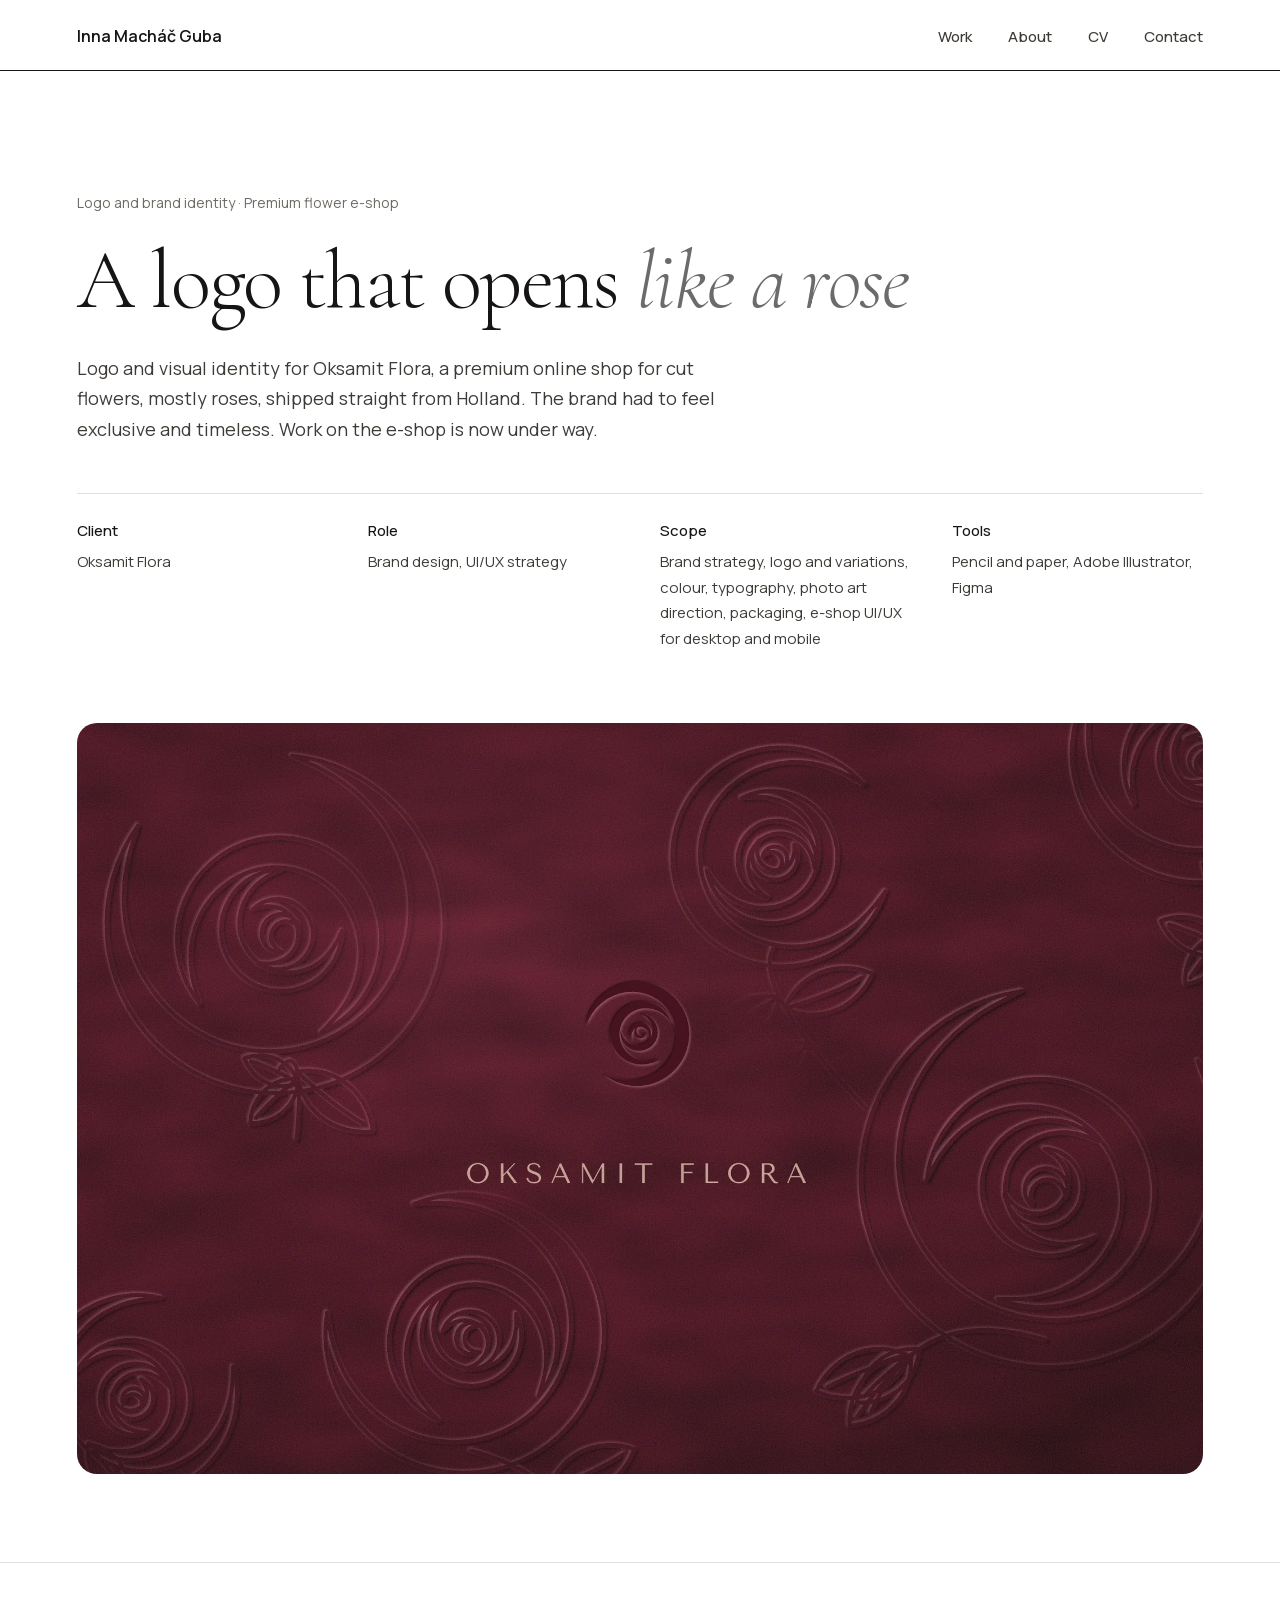
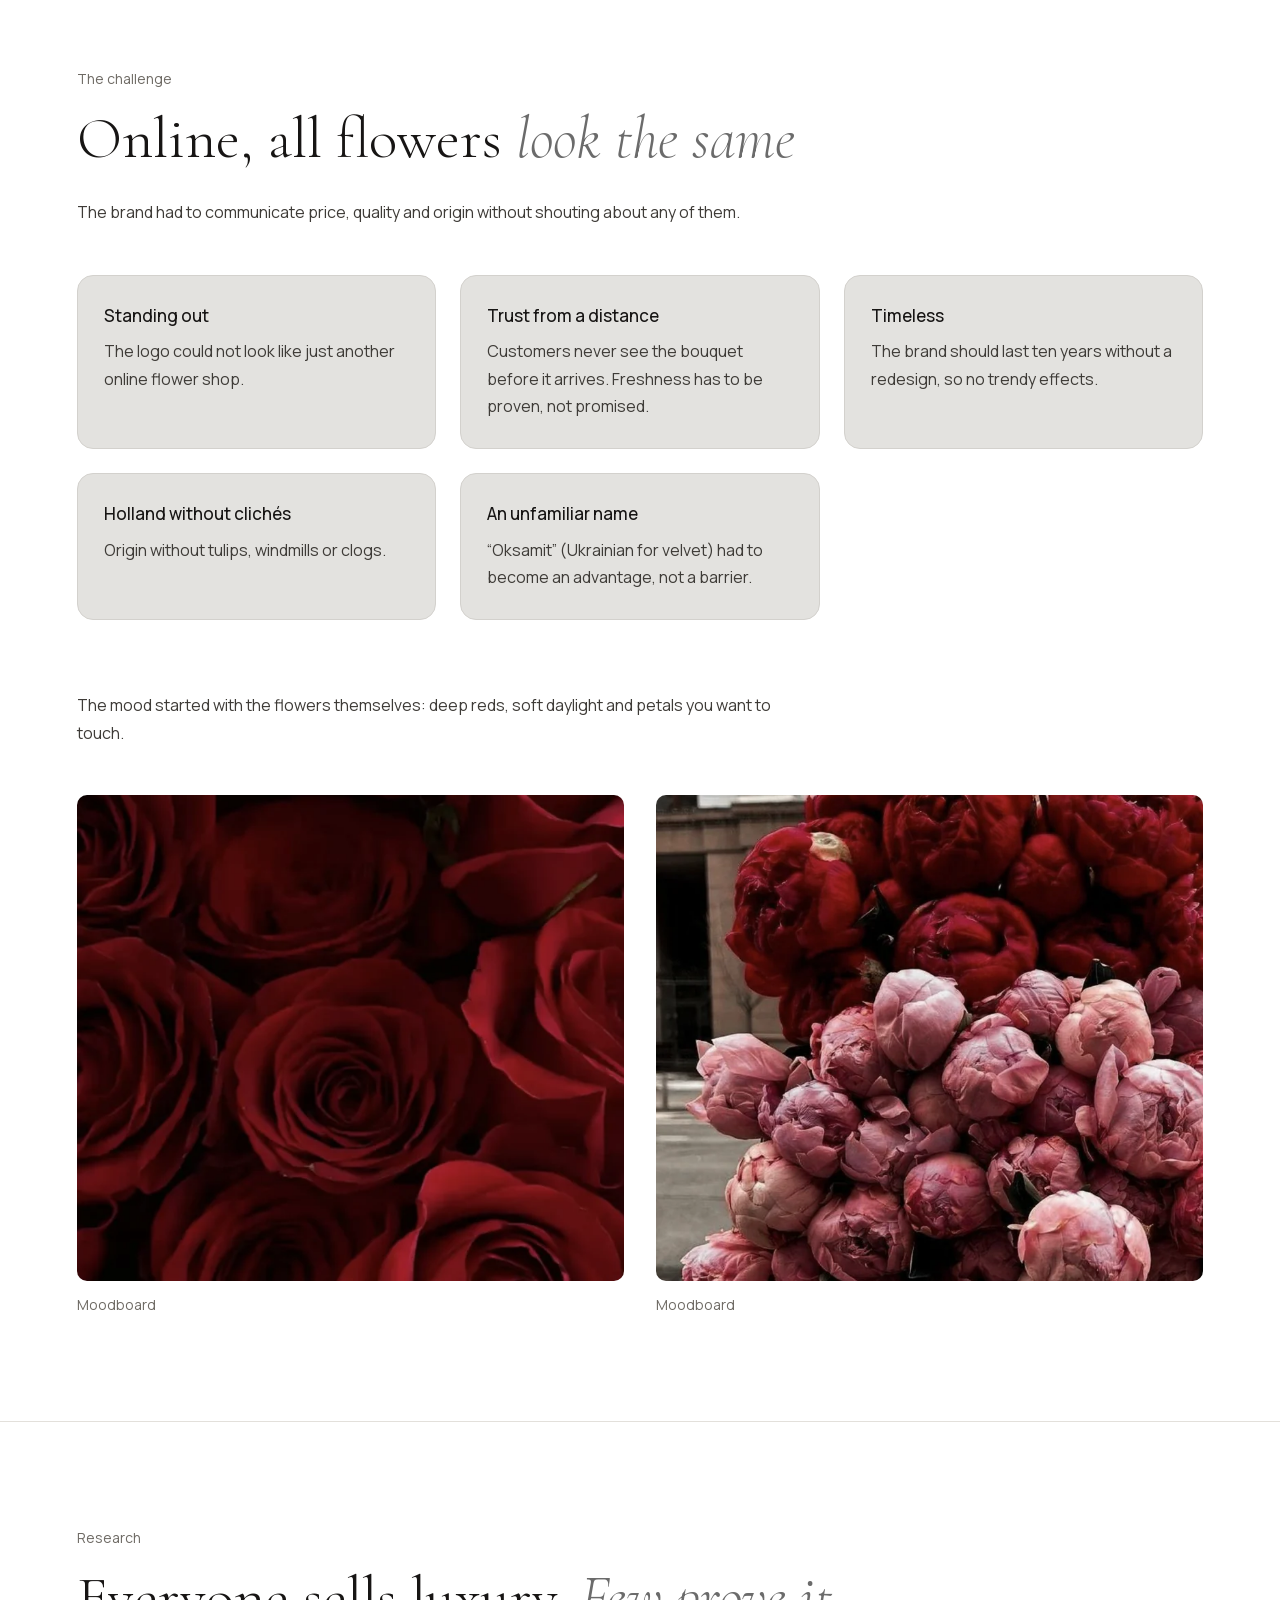
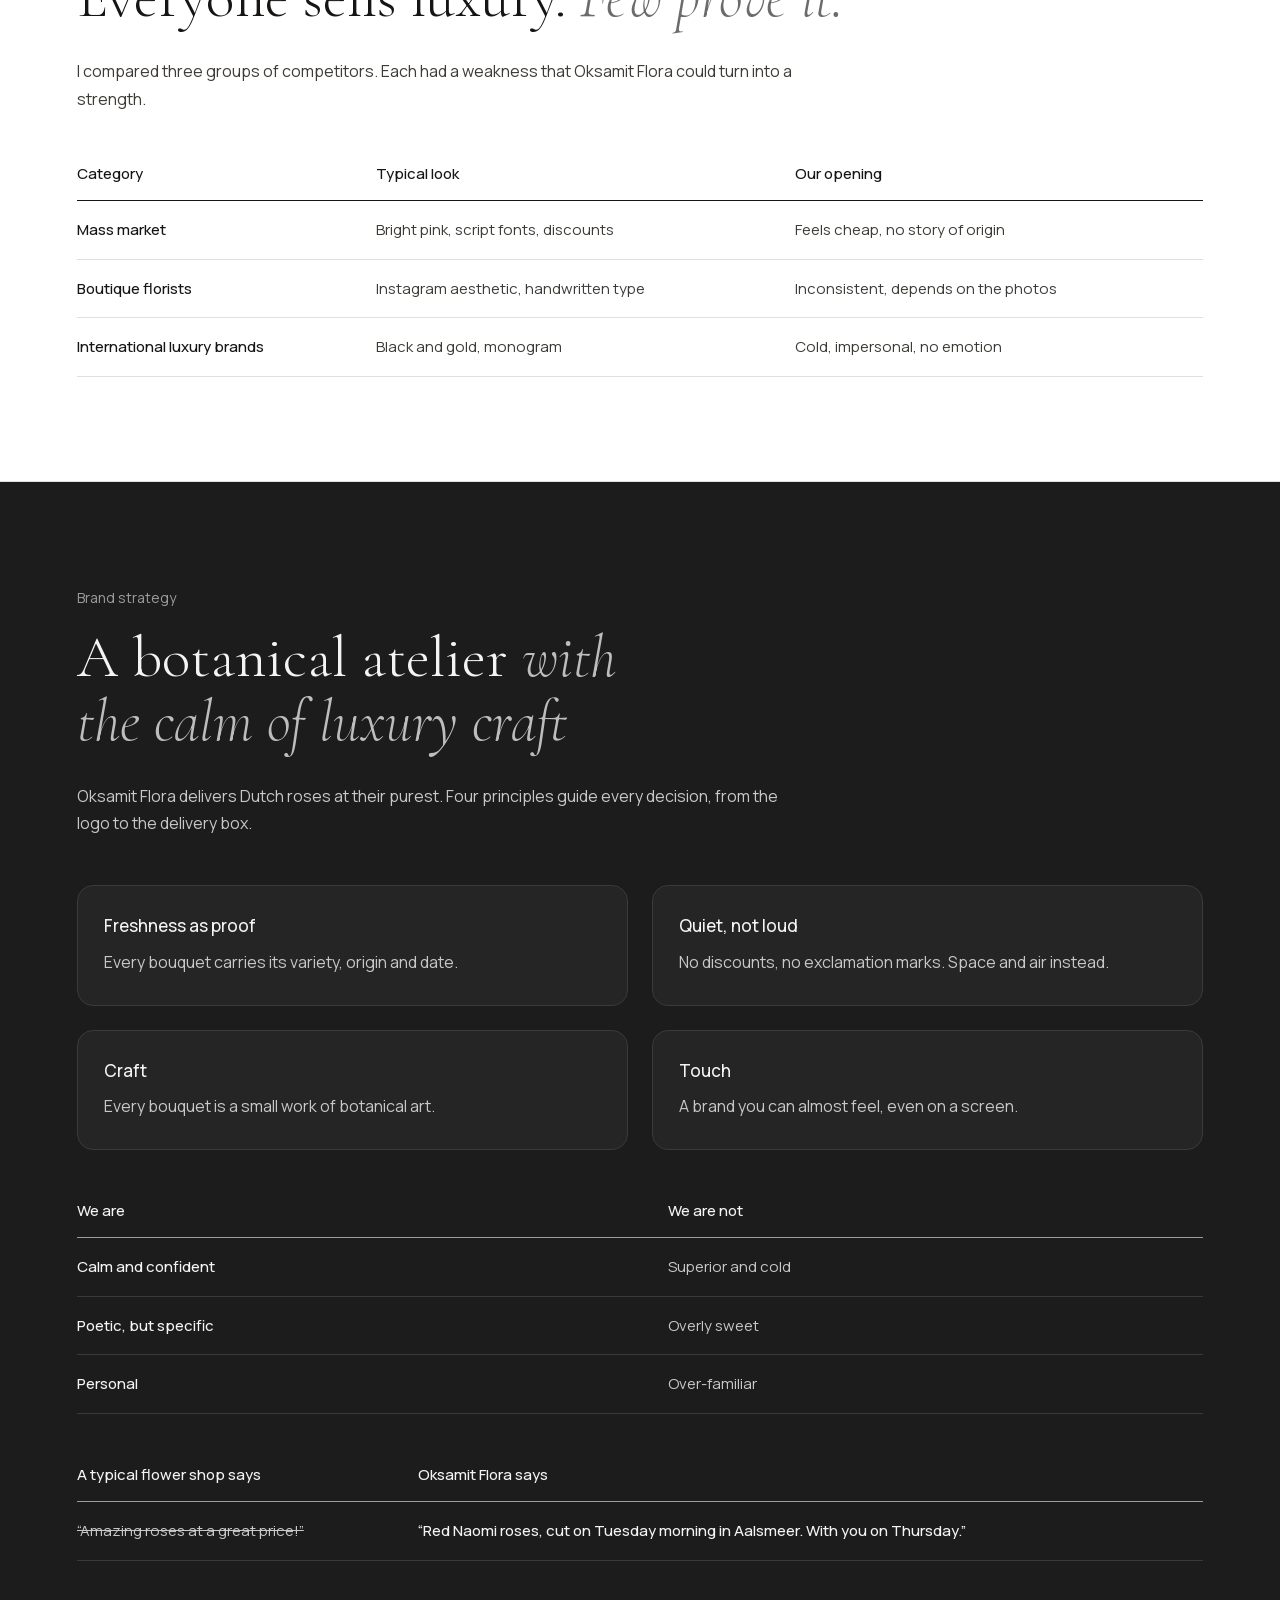
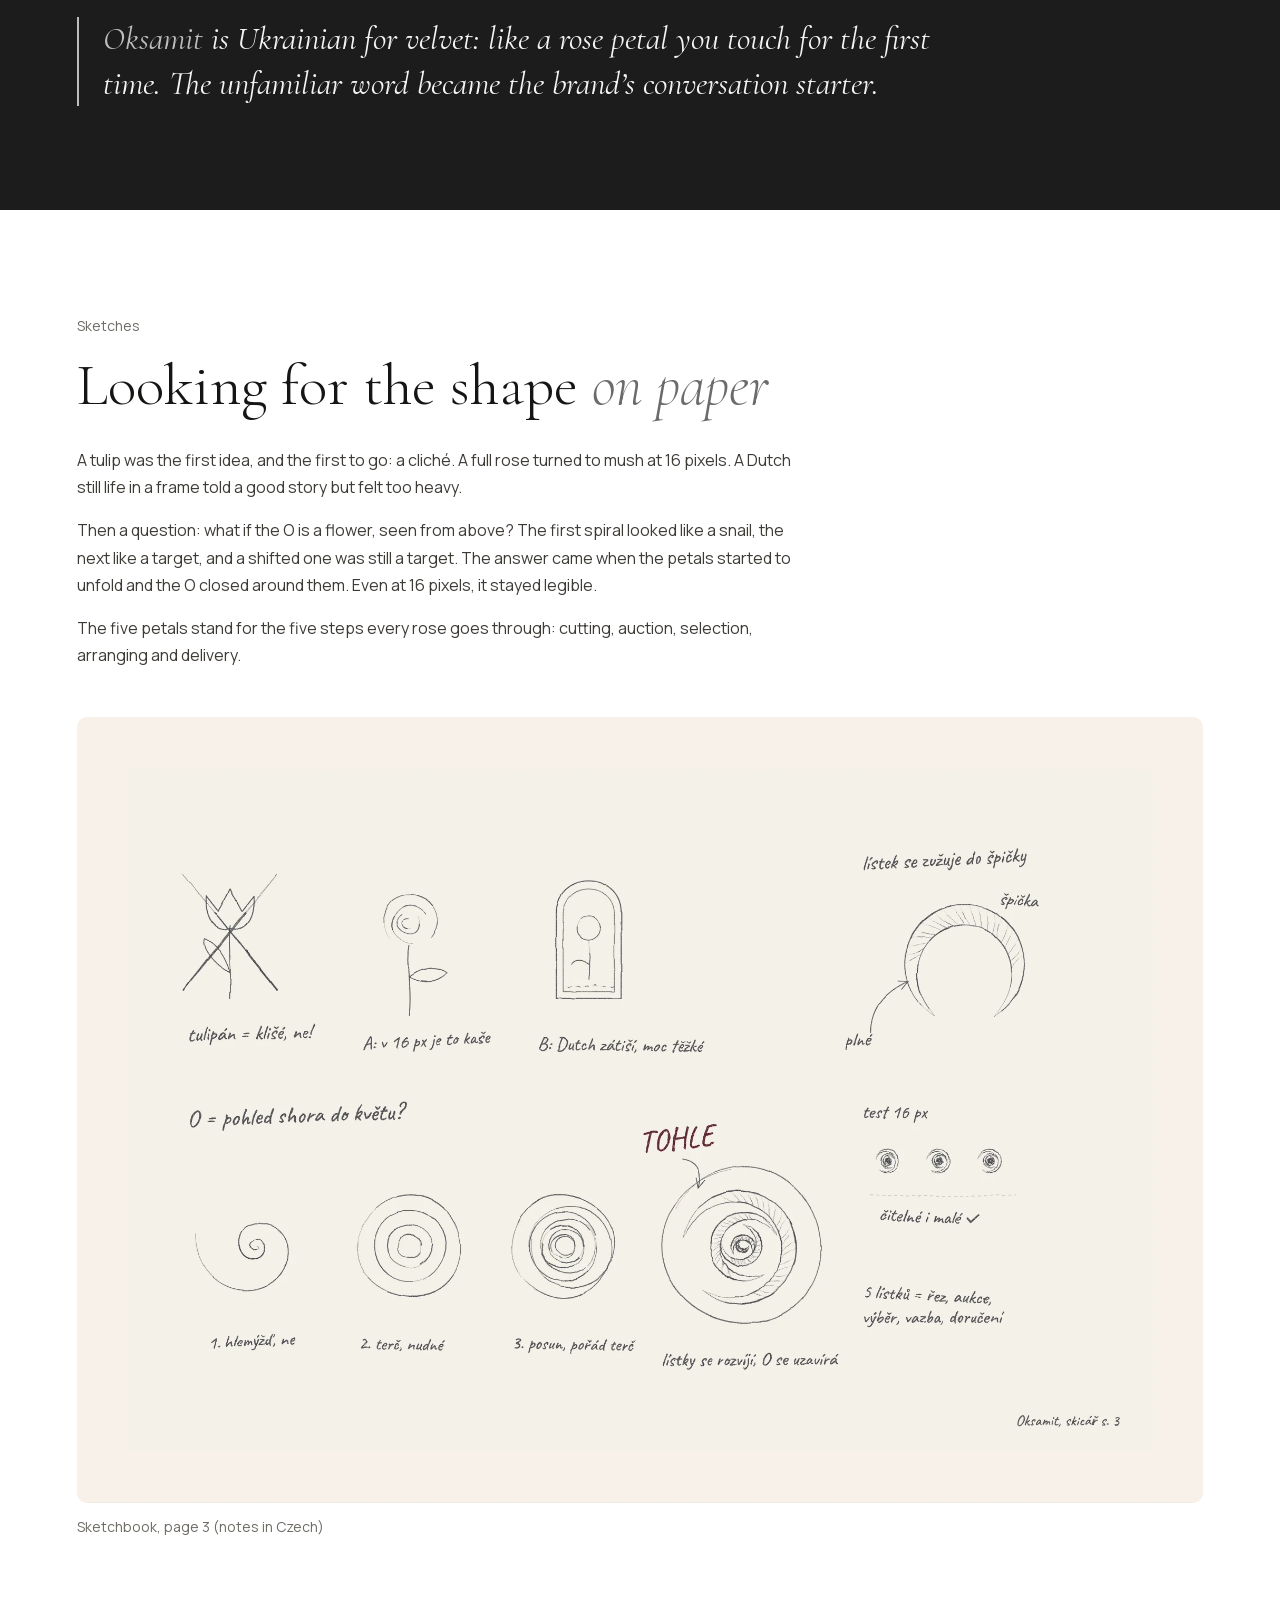
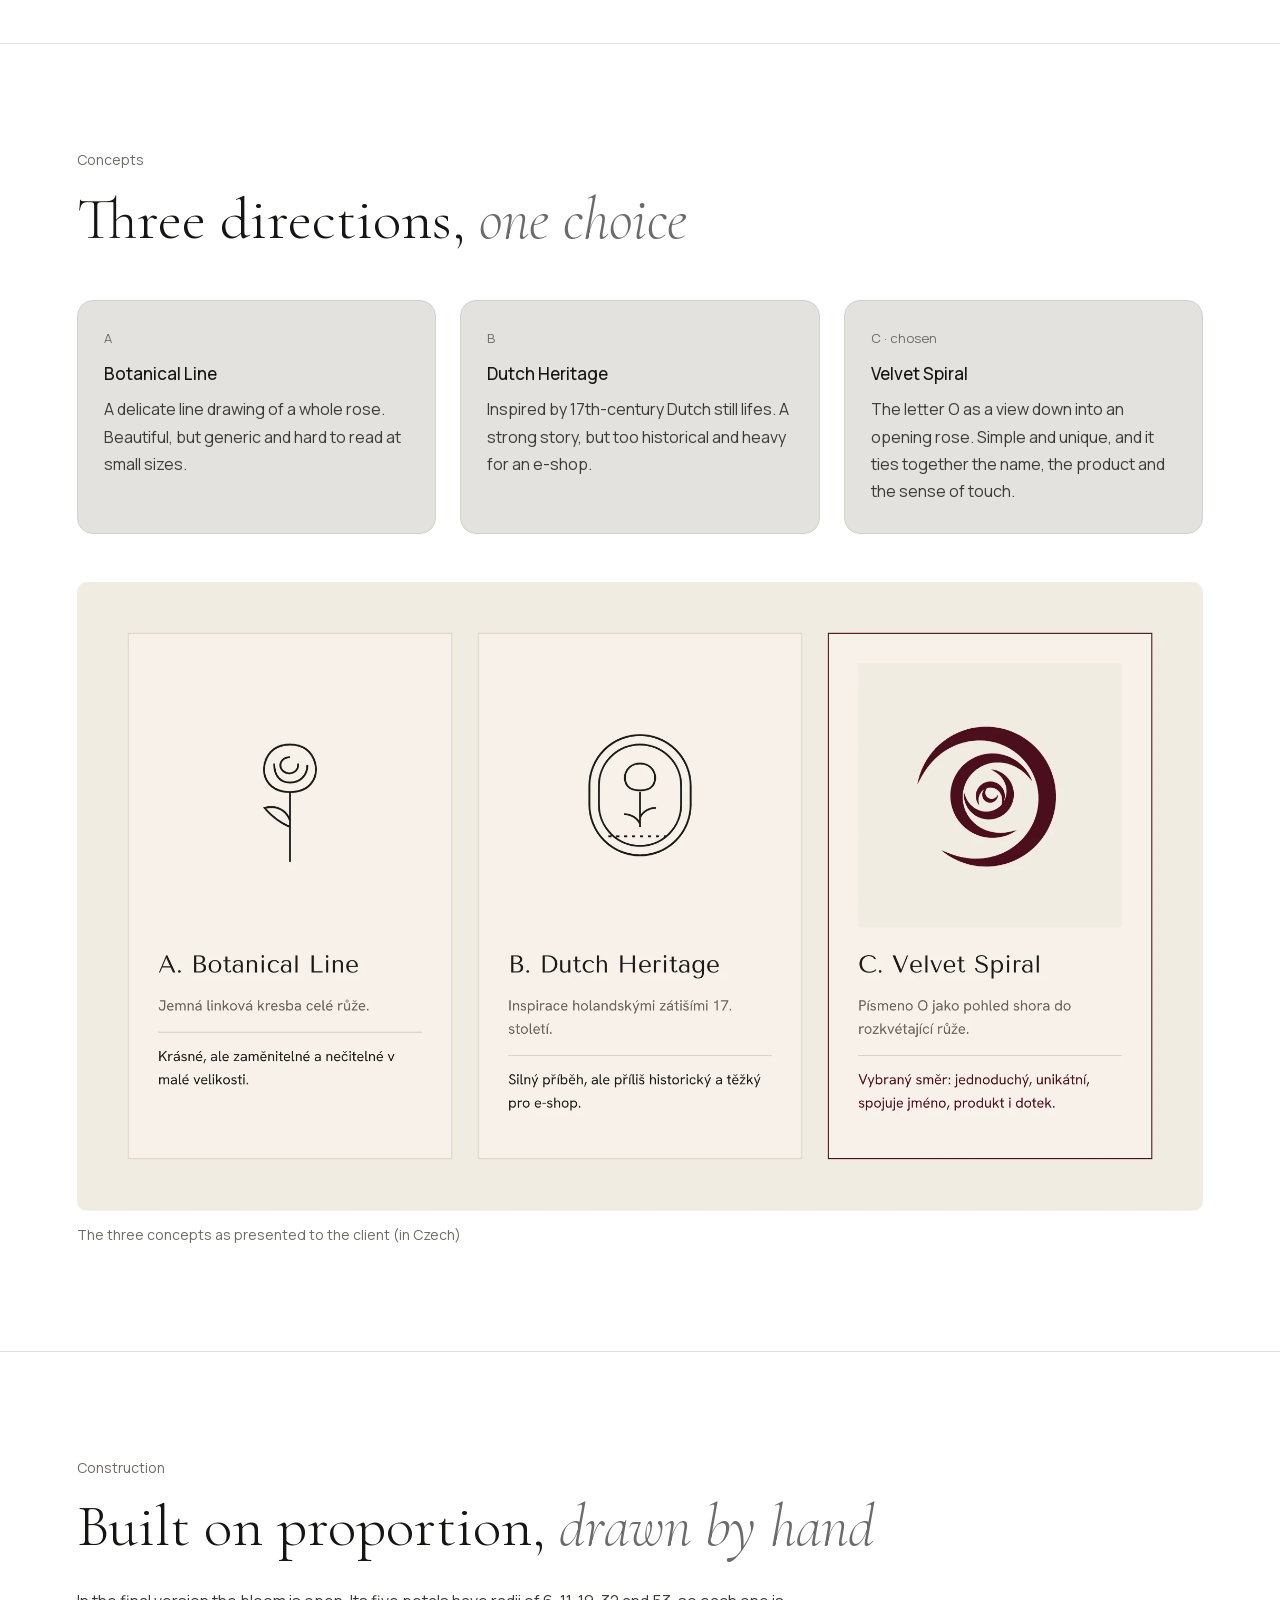
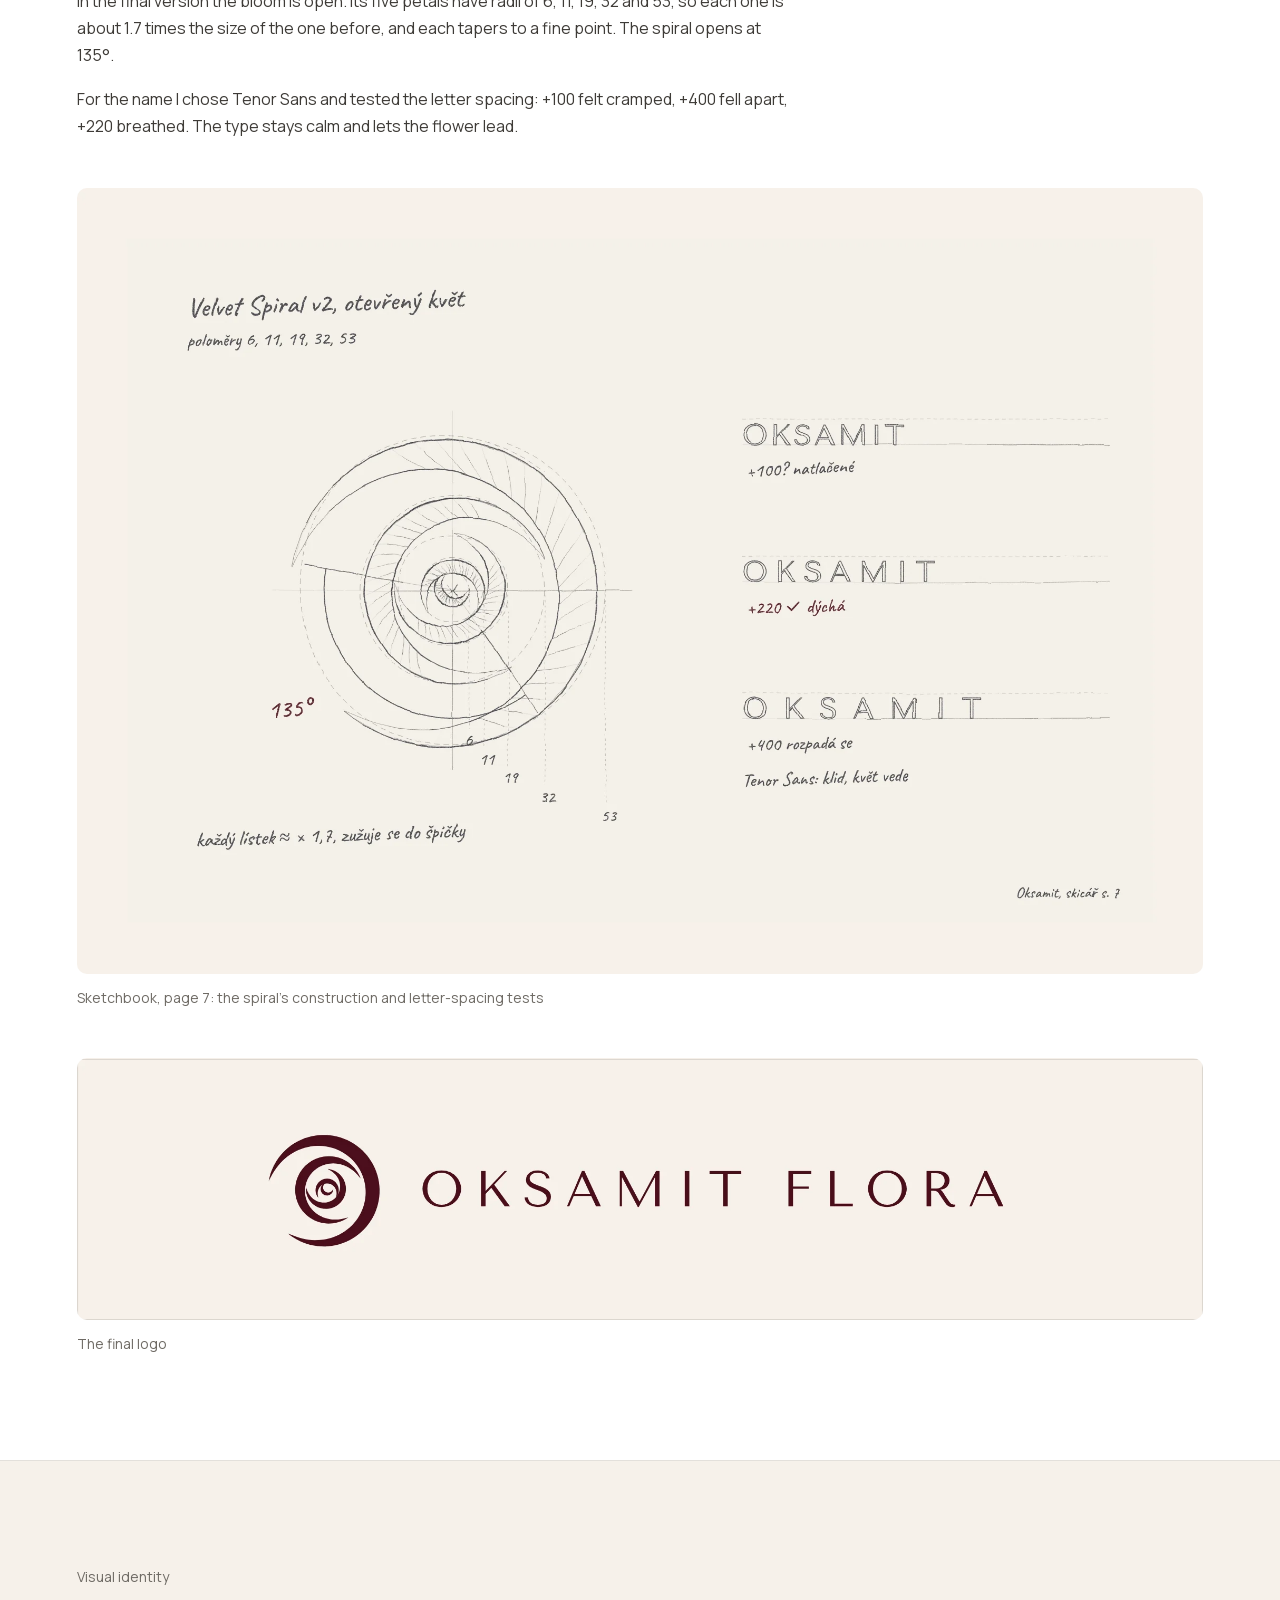
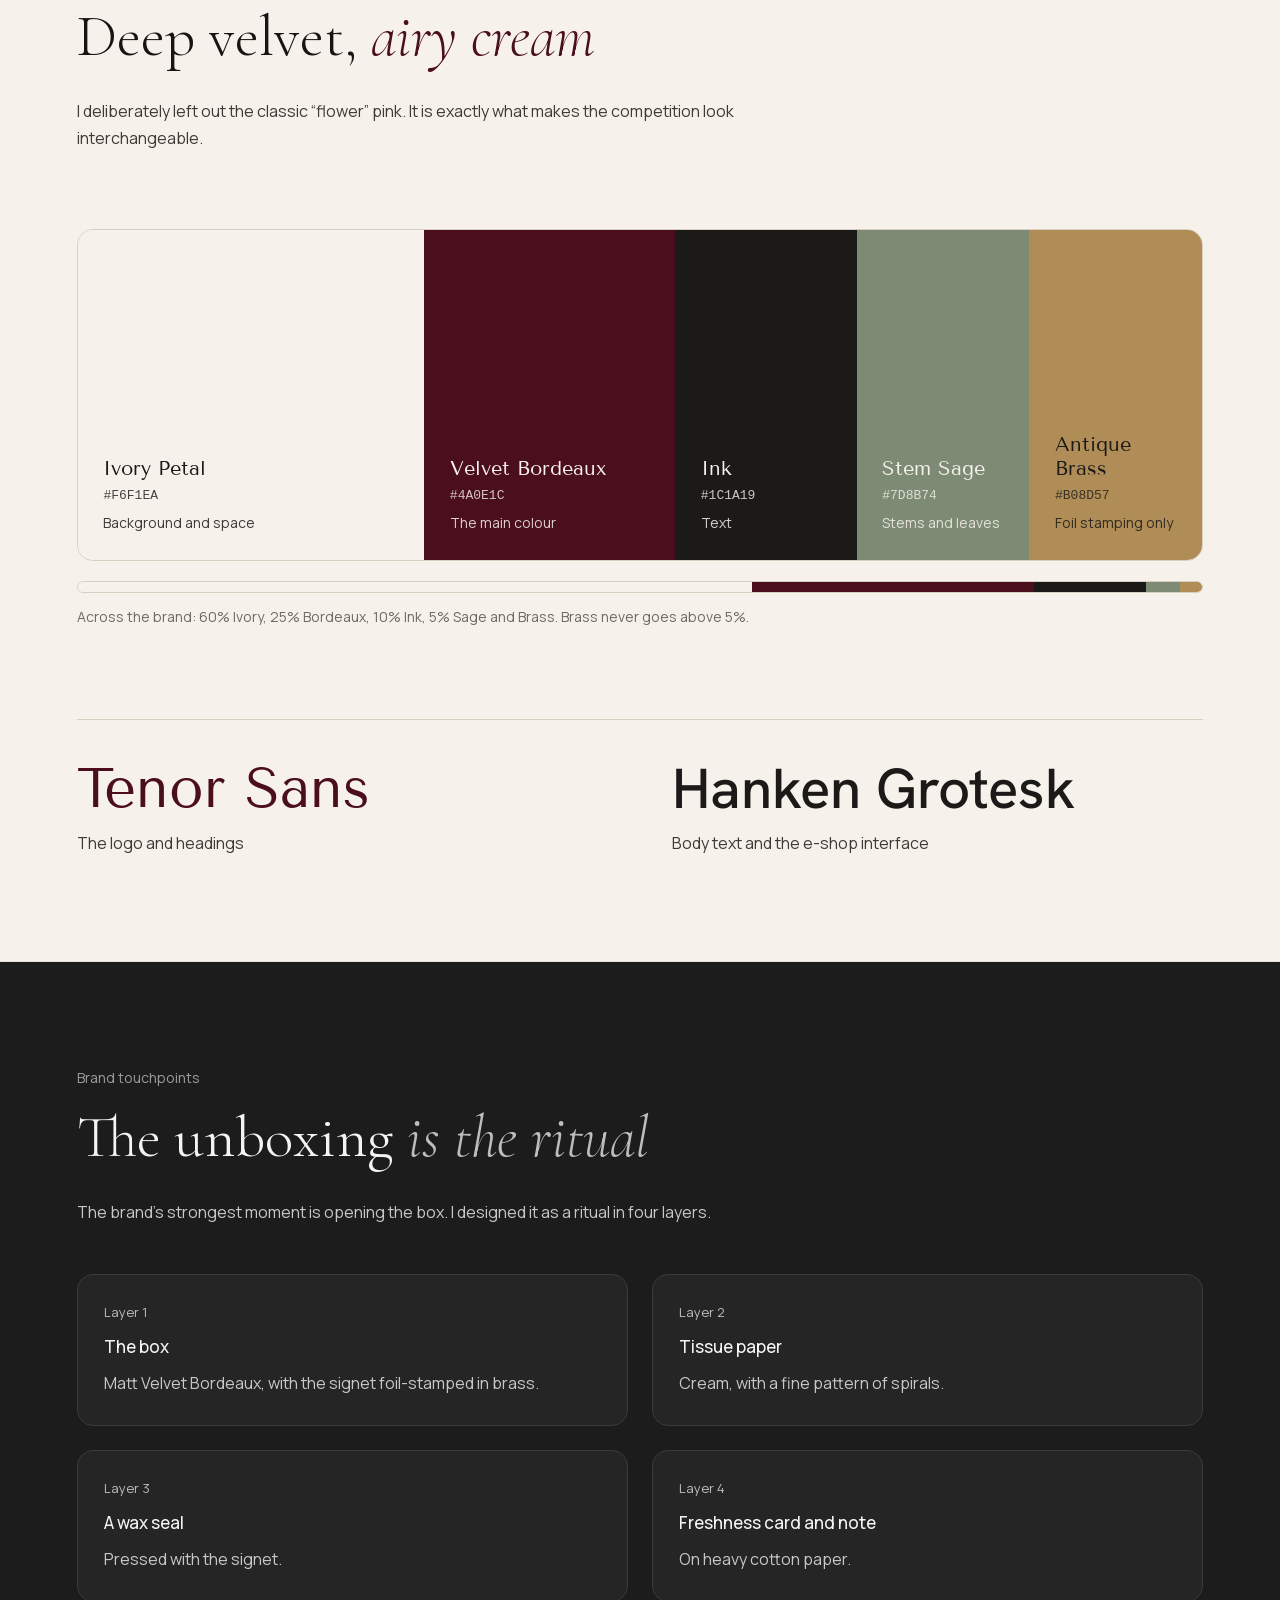
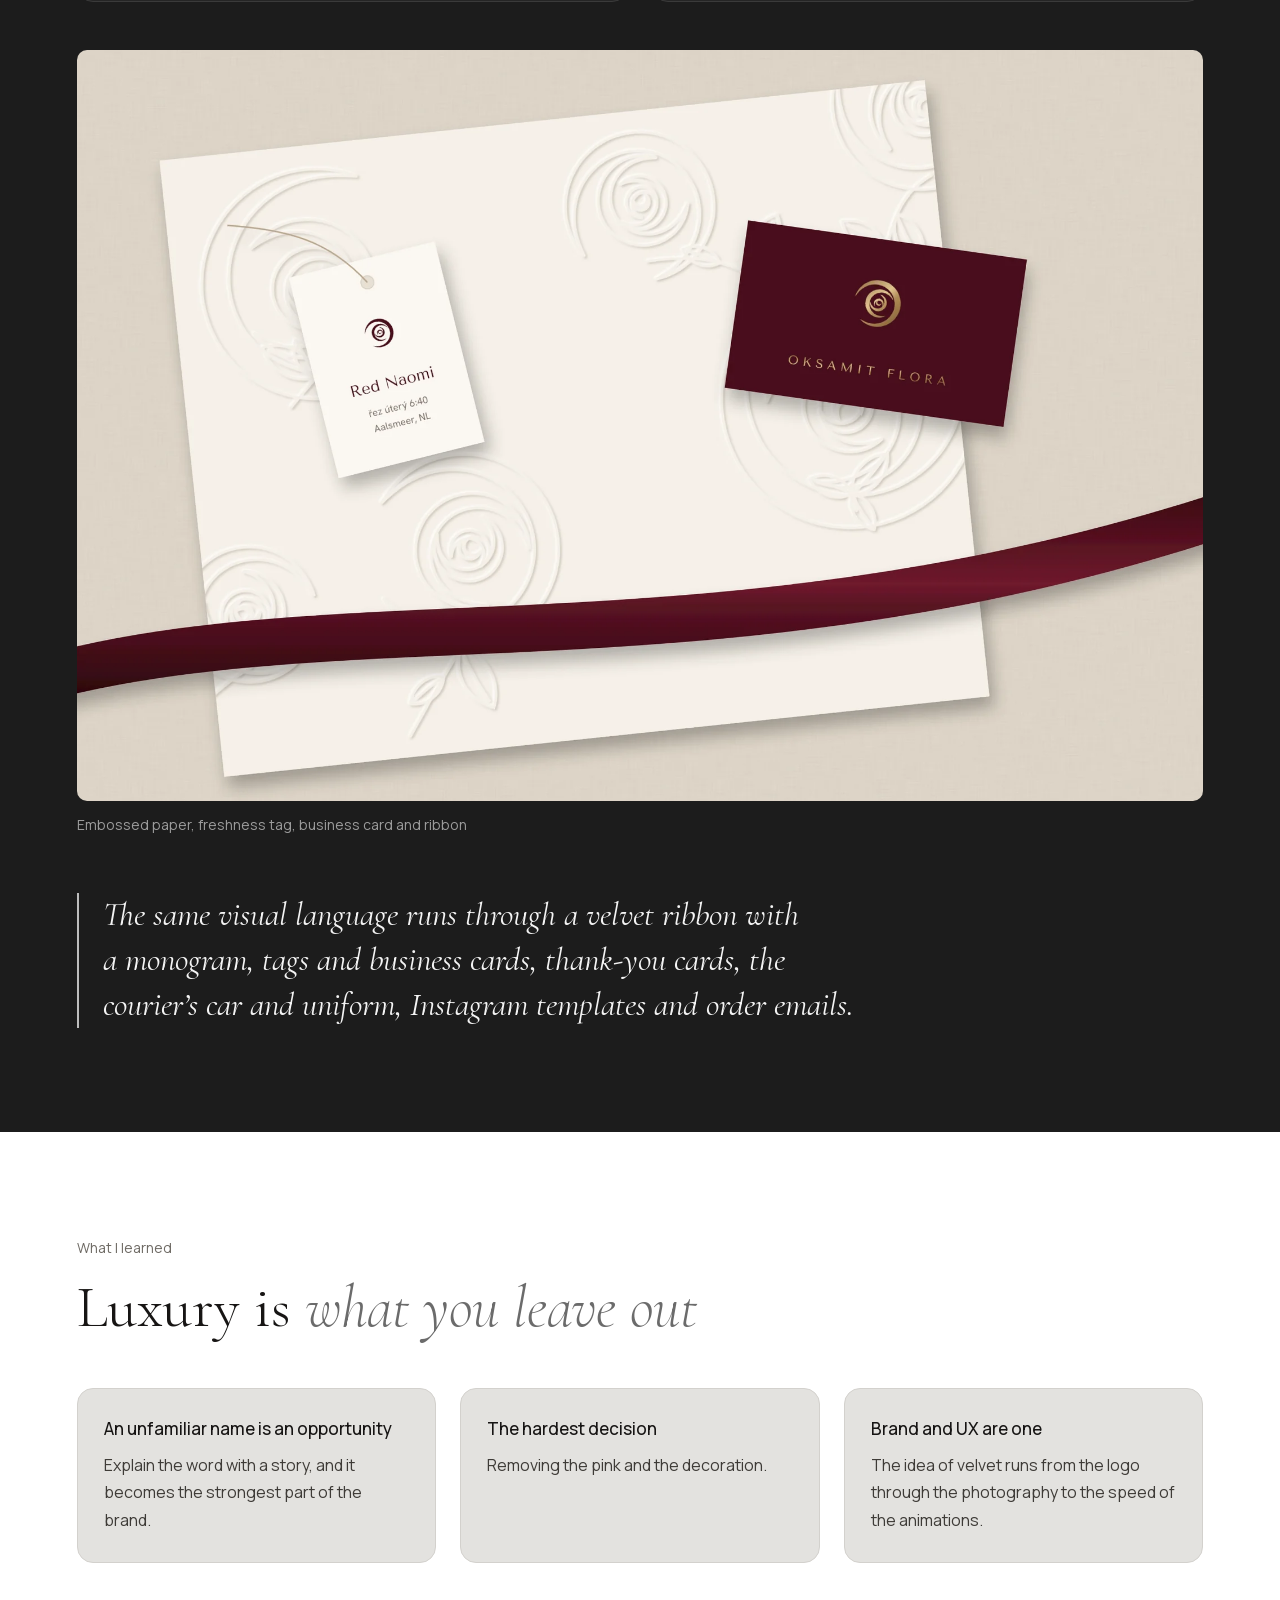
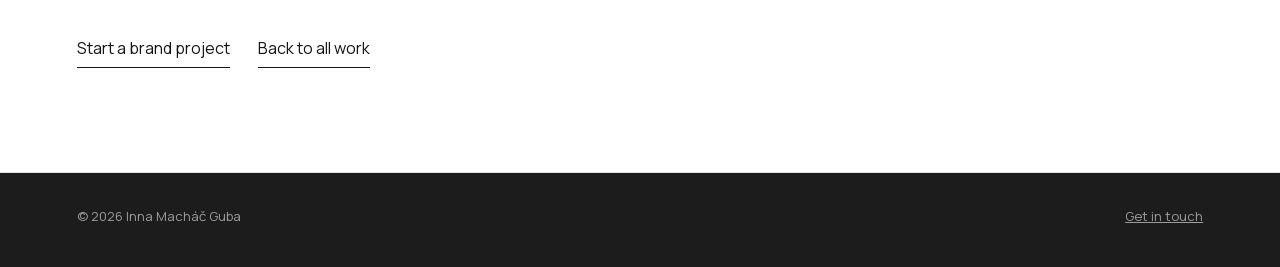
<file: work/oksamit-flora.html>
<!doctype html>
<html lang="en">
<head>
<meta charset="utf-8">
<meta name="viewport" content="width=device-width, initial-scale=1, viewport-fit=cover">
<title>Logo and brand identity for a premium flower e-shop — Inna Macháč Guba</title>
<meta name="description" content="Logo and visual identity for Oksamit Flora, a premium online shop for cut roses straight from Holland: research, brand strategy, sketches, the Velvet Spiral logo, colour, type and packaging.">
<meta property="og:title" content="A logo that opens like a rose">

<link rel="canonical" href="https://design.innaguba.com/work/oksamit-flora.html">
<meta name="author" content="Inna Macháč Guba">
<meta property="og:type" content="article">
<meta property="og:url" content="https://design.innaguba.com/work/oksamit-flora.html">
<meta property="og:description" content="Logo and visual identity for Oksamit Flora, a premium online shop for cut roses straight from Holland: research, brand strategy, sketches, the Velvet Spiral logo, colour, type and packaging.">
<meta property="og:image" content="https://design.innaguba.com/assets/img/og/oksamit-flora.jpg">
<meta property="og:image:width" content="1200">
<meta property="og:image:height" content="630">
<meta property="og:site_name" content="Inna Guba Design">
<meta name="twitter:card" content="summary_large_image">
<meta name="theme-color" content="#FFFFFF">
<link rel="preload" href="../assets/fonts/cormorant-garamond-normal-latin.woff2" as="font" type="font/woff2" crossorigin>
<link rel="icon" href="../assets/img/favicon.svg?v=4" type="image/svg+xml">
<link rel="icon" href="../assets/img/favicon-32.png?v=4" sizes="32x32" type="image/png">
<link rel="apple-touch-icon" href="../assets/img/apple-touch-icon.png">
<link rel="stylesheet" href="../assets/css/main.css?v=42">
<link rel="stylesheet" href="../assets/css/case.css?v=21">
<link rel="stylesheet" href="../assets/css/portfolio.css?v=16">
<script>document.documentElement.classList.add('js')</script>
<script type="application/ld+json">{"@context":"https://schema.org","@graph":[{"@type":"CreativeWork","@id":"https://design.innaguba.com/work/oksamit-flora.html#work","name":"A logo that opens like a rose","headline":"A logo that opens like a rose","description":"Logo and visual identity for Oksamit Flora, a premium online shop for cut roses straight from Holland: research, brand strategy, sketches, the Velvet Spiral logo, colour, type and packaging.","url":"https://design.innaguba.com/work/oksamit-flora.html","image":"https://design.innaguba.com/assets/img/og/oksamit-flora.jpg","inLanguage":"en","author":{"@type":"Person","@id":"https://design.innaguba.com/#inna","name":"Inna Macháč Guba","url":"https://design.innaguba.com/"},"publisher":{"@type":"ProfessionalService","@id":"https://design.innaguba.com/#studio","name":"Inna Guba Design"},"isPartOf":{"@id":"https://design.innaguba.com/#site"}},{"@type":"BreadcrumbList","itemListElement":[{"@type":"ListItem","position":1,"name":"Projects","item":"https://design.innaguba.com/#work"},{"@type":"ListItem","position":2,"name":"A logo that opens like a rose","item":"https://design.innaguba.com/work/oksamit-flora.html"}]}]}</script>
</head>
<body class="case-oksamit">
<a class="skip" href="#main">Skip to content</a>

<header class="site-head">
  <div class="wrap">
    <button class="menu-btn" type="button" aria-label="Open menu" aria-expanded="false" aria-controls="site-nav"><span></span><span></span></button>
    <a class="name" href="../" aria-label="Inna Macháč Guba, homepage">Inna Macháč Guba</a>
    <nav id="site-nav" aria-label="Main">
      <a href="../#work">Work</a>
      <a href="../#about">About</a>
      <a href="../cv/Inna_Machac_Guba_CV.pdf" target="_blank" rel="noopener">CV</a>
      <a href="../#contact">Contact</a>
    </nav>
  </div>
</header>

<main id="main">

<section class="cs-hero">
  <div class="wrap">
    <p class="eyebrow">Logo and brand identity · Premium flower e-shop</p>
    <h1>A logo that opens <em class="ed">like a rose</em></h1>
    <p class="lead">Logo and visual identity for Oksamit Flora, a premium online shop for cut flowers, mostly roses, shipped straight from Holland. The brand had to feel exclusive and timeless. Work on the e-shop is now under way.</p>
    <div class="cs-meta">
      <div><b>Client</b>Oksamit Flora</div>
      <div><b>Role</b>Brand design, UI/UX strategy</div>
      <div><b>Scope</b>Brand strategy, logo and variations, colour, typography, photo art direction, packaging, e-shop UI/UX for desktop and mobile</div>
      <div><b>Tools</b>Pencil and paper, Adobe Illustrator, Figma</div>
    </div>
    <figure class="figure wide-cover"><img fetchpriority="high" src="../assets/img/oksamit/emboss.webp" srcset="../assets/img/oksamit/emboss-800.webp 800w, ../assets/img/oksamit/emboss.webp 2000w" sizes="(max-width: 1200px) 92vw, 1100px" width="2000" height="1333" alt="Deep bordeaux velvet with the Oksamit Flora spiral and name, surrounded by tone-on-tone embossed spiral roses"></figure>
  </div>
</section>

<section class="cs">
  <div class="wrap">
    <p class="eyebrow">The challenge</p>
    <h2>Online, all flowers <em class="ed">look the same</em></h2>
    <div class="prose"><p>The brand had to communicate price, quality and origin without shouting about any of them.</p></div>
    <div class="cards">
      <div class="card"><h3>Standing out</h3><p>The logo could not look like just another online flower shop.</p></div>
      <div class="card"><h3>Trust from a distance</h3><p>Customers never see the bouquet before it arrives. Freshness has to be proven, not promised.</p></div>
      <div class="card"><h3>Timeless</h3><p>The brand should last ten years without a redesign, so no trendy effects.</p></div>
      <div class="card"><h3>Holland without clichés</h3><p>Origin without tulips, windmills or clogs.</p></div>
      <div class="card"><h3>An unfamiliar name</h3><p>“Oksamit” (Ukrainian for velvet) had to become an advantage, not a barrier.</p></div>
    </div>
    <div class="prose" style="margin-top:clamp(48px,6vw,72px)"><p>The mood started with the flowers themselves: deep reds, soft daylight and petals you want to touch.</p></div>
    <div class="fig-grid match">
      <figure class="figure"><img src="../assets/img/oksamit/mood-roses.webp" width="666" height="1120" alt="Close-up of deep red roses packed tightly together" loading="lazy"><figcaption>Moodboard</figcaption></figure>
      <figure class="figure"><img src="../assets/img/oksamit/mood-peonies.webp" srcset="../assets/img/oksamit/mood-peonies-800.webp 800w, ../assets/img/oksamit/mood-peonies.webp 1012w" sizes="(max-width: 900px) 92vw, 540px" width="1012" height="1222" alt="A tall bunch of red and dusty pink peonies on a city street" loading="lazy"><figcaption>Moodboard</figcaption></figure>
    </div>
  </div>
</section>

<section class="cs">
  <div class="wrap">
    <p class="eyebrow">Research</p>
    <h2>Everyone sells luxury. <em class="ed">Few prove it.</em></h2>
    <div class="prose"><p>I compared three groups of competitors. Each had a weakness that Oksamit Flora could turn into a strength.</p></div>
    <div class="table-wrap">
      <table>
        <thead><tr><th>Category</th><th>Typical look</th><th>Our opening</th></tr></thead>
        <tbody>
          <tr><td><b>Mass market</b></td><td>Bright pink, script fonts, discounts</td><td>Feels cheap, no story of origin</td></tr>
          <tr><td><b>Boutique florists</b></td><td>Instagram aesthetic, handwritten type</td><td>Inconsistent, depends on the photos</td></tr>
          <tr><td><b>International luxury brands</b></td><td>Black and gold, monogram</td><td>Cold, impersonal, no emotion</td></tr>
        </tbody>
      </table>
    </div>
  </div>
</section>

<section class="cs night">
  <div class="wrap">
    <p class="eyebrow">Brand strategy</p>
    <h2>A botanical atelier <em class="ed">with the calm of luxury craft</em></h2>
    <div class="prose"><p>Oksamit Flora delivers Dutch roses at their purest. Four principles guide every decision, from the logo to the delivery box.</p></div>
    <div class="cards two">
      <div class="card"><h3>Freshness as proof</h3><p>Every bouquet carries its variety, origin and date.</p></div>
      <div class="card"><h3>Quiet, not loud</h3><p>No discounts, no exclamation marks. Space and air instead.</p></div>
      <div class="card"><h3>Craft</h3><p>Every bouquet is a small work of botanical art.</p></div>
      <div class="card"><h3>Touch</h3><p>A brand you can almost feel, even on a screen.</p></div>
    </div>
    <div class="table-wrap">
      <table>
        <thead><tr><th>We are</th><th>We are not</th></tr></thead>
        <tbody>
          <tr><td><b>Calm and confident</b></td><td>Superior and cold</td></tr>
          <tr><td><b>Poetic, but specific</b></td><td>Overly sweet</td></tr>
          <tr><td><b>Personal</b></td><td>Over-familiar</td></tr>
        </tbody>
      </table>
    </div>
    <div class="table-wrap">
      <table>
        <thead><tr><th>A typical flower shop says</th><th>Oksamit Flora says</th></tr></thead>
        <tbody>
          <tr><td><s>“Amazing roses at a great price!”</s></td><td><b>“Red Naomi roses, cut on Tuesday morning in Aalsmeer. With you on Thursday.”</b></td></tr>
        </tbody>
      </table>
    </div>
    <p class="callout"><em class="ed">Oksamit</em> is Ukrainian for velvet: like a rose petal you touch for the first time. The unfamiliar word became the brand’s conversation starter.</p>
  </div>
</section>

<section class="cs">
  <div class="wrap">
    <p class="eyebrow">Sketches</p>
    <h2>Looking for the shape <em class="ed">on paper</em></h2>
    <div class="prose">
      <p>A tulip was the first idea, and the first to go: a cliché. A full rose turned to mush at 16 pixels. A Dutch still life in a frame told a good story but felt too heavy.</p>
      <p>Then a question: what if the O is a flower, seen from above? The first spiral looked like a snail, the next like a target, and a shifted one was still a target. The answer came when the petals started to unfold and the O closed around them. Even at 16 pixels, it stayed legible.</p>
      <p>The five petals stand for the five steps every rose goes through: cutting, auction, selection, arranging and delivery.</p>
    </div>
    <figure class="figure"><img src="../assets/img/oksamit/sketch-shape.webp?v=2" srcset="../assets/img/oksamit/sketch-shape-800.webp?v=2 800w, ../assets/img/oksamit/sketch-shape.webp?v=2 2136w" sizes="(max-width: 1200px) 92vw, 1100px" width="2136" height="1490" alt="Pencil sketchbook page: a crossed-out tulip, a line-drawn rose, a framed still life, a petal study, a row of spirals and small 16-pixel tests" loading="lazy"><figcaption>Sketchbook, page 3 (notes in Czech)</figcaption></figure>
  </div>
</section>

<section class="cs">
  <div class="wrap">
    <p class="eyebrow">Concepts</p>
    <h2>Three directions, <em class="ed">one choice</em></h2>
    <div class="cards">
      <div class="card"><p class="k">A</p><h3>Botanical Line</h3><p>A delicate line drawing of a whole rose. Beautiful, but generic and hard to read at small sizes.</p></div>
      <div class="card"><p class="k">B</p><h3>Dutch Heritage</h3><p>Inspired by 17th-century Dutch still lifes. A strong story, but too historical and heavy for an e-shop.</p></div>
      <div class="card"><p class="k">C · chosen</p><h3>Velvet Spiral</h3><p>The letter O as a view down into an opening rose. Simple and unique, and it ties together the name, the product and the sense of touch.</p></div>
    </div>
    <figure class="figure"><img src="../assets/img/oksamit/concepts.webp" srcset="../assets/img/oksamit/concepts-800.webp 800w, ../assets/img/oksamit/concepts.webp 2136w" sizes="(max-width: 1200px) 92vw, 1100px" width="2136" height="1192" alt="Three logo concepts side by side: a line-drawn rose, a rose in an oval frame, and the bordeaux Velvet Spiral, which is marked as the chosen one" loading="lazy"><figcaption>The three concepts as presented to the client (in Czech)</figcaption></figure>
  </div>
</section>

<section class="cs">
  <div class="wrap">
    <p class="eyebrow">Construction</p>
    <h2>Built on proportion, <em class="ed">drawn by hand</em></h2>
    <div class="prose">
      <p>In the final version the bloom is open. Its five petals have radii of 6, 11, 19, 32 and 53, so each one is about 1.7 times the size of the one before, and each tapers to a fine point. The spiral opens at 135°.</p>
      <p>For the name I chose Tenor Sans and tested the letter spacing: +100 felt cramped, +400 fell apart, +220 breathed. The type stays calm and lets the flower lead.</p>
    </div>
    <figure class="figure"><img src="../assets/img/oksamit/sketch-construction.webp?v=2" srcset="../assets/img/oksamit/sketch-construction-800.webp?v=2 800w, ../assets/img/oksamit/sketch-construction.webp?v=2 2136w" sizes="(max-width: 1200px) 92vw, 1100px" width="2136" height="1490" alt="Pencil construction drawing of the spiral with radii 6, 11, 19, 32 and 53 and a 135 degree angle, next to three letter-spacing tests of the word OKSAMIT" loading="lazy"><figcaption>Sketchbook, page 7: the spiral’s construction and letter-spacing tests</figcaption></figure>
    <figure class="figure"><img src="../assets/img/oksamit/logo.webp" srcset="../assets/img/oksamit/logo-800.webp 800w, ../assets/img/oksamit/logo.webp 2136w" sizes="(max-width: 1200px) 92vw, 1100px" width="2136" height="498" alt="The final Oksamit Flora logo: a bordeaux spiral like an opening rose, next to the name in spaced capitals" loading="lazy"><figcaption>The final logo</figcaption></figure>
  </div>
</section>

<section class="cs ok-identity">
  <div class="wrap">
    <p class="eyebrow">Visual identity</p>
    <h2>Deep velvet, <em class="ed">airy cream</em></h2>
    <div class="prose"><p>I deliberately left out the classic “flower” pink. It is exactly what makes the competition look interchangeable.</p></div>

    <div class="ok-palette" role="list" aria-label="Colour palette">
      <div class="ok-sw" role="listitem" style="--c:#F6F1EA;--t:#1C1A19;flex:34"><b>Ivory Petal</b><code>#F6F1EA</code><span>Background and space</span></div>
      <div class="ok-sw" role="listitem" style="--c:#4A0E1C;--t:#F6F1EA;flex:23"><b>Velvet Bordeaux</b><code>#4A0E1C</code><span>The main colour</span></div>
      <div class="ok-sw" role="listitem" style="--c:#1C1A19;--t:#F6F1EA;flex:15"><b>Ink</b><code>#1C1A19</code><span>Text</span></div>
      <div class="ok-sw" role="listitem" style="--c:#7D8B74;--t:#F6F1EA;flex:14"><b>Stem Sage</b><code>#7D8B74</code><span>Stems and leaves</span></div>
      <div class="ok-sw" role="listitem" style="--c:#B08D57;--t:#1C1A19;flex:14"><b>Antique Brass</b><code>#B08D57</code><span>Foil stamping only</span></div>
    </div>
    <div class="ok-ratio" aria-hidden="true"><i style="flex:60;background:#F6F1EA"></i><i style="flex:25;background:#4A0E1C"></i><i style="flex:10;background:#1C1A19"></i><i style="flex:3;background:#7D8B74"></i><i style="flex:2;background:#B08D57"></i></div>
    <p class="ok-note">Across the brand: 60% Ivory, 25% Bordeaux, 10% Ink, 5% Sage and Brass. Brass never goes above 5%.</p>

    <div class="ok-type">
      <div><p class="ok-name">Tenor Sans</p><p>The logo and headings</p></div>
      <div><p class="ok-name ok-name-b">Hanken Grotesk</p><p>Body text and the e-shop interface</p></div>
    </div>
  </div>
</section>

<section class="cs night">
  <div class="wrap">
    <p class="eyebrow">Brand touchpoints</p>
    <h2>The unboxing <em class="ed">is the ritual</em></h2>
    <div class="prose"><p>The brand’s strongest moment is opening the box. I designed it as a ritual in four layers.</p></div>
    <div class="cards two">
      <div class="card"><p class="k">Layer 1</p><h3>The box</h3><p>Matt Velvet Bordeaux, with the signet foil-stamped in brass.</p></div>
      <div class="card"><p class="k">Layer 2</p><h3>Tissue paper</h3><p>Cream, with a fine pattern of spirals.</p></div>
      <div class="card"><p class="k">Layer 3</p><h3>A wax seal</h3><p>Pressed with the signet.</p></div>
      <div class="card"><p class="k">Layer 4</p><h3>Freshness card and note</h3><p>On heavy cotton paper.</p></div>
    </div>
    <figure class="figure"><img src="../assets/img/oksamit/print.webp" srcset="../assets/img/oksamit/print-800.webp 800w, ../assets/img/oksamit/print.webp 2000w" sizes="(max-width: 1200px) 92vw, 1100px" width="2000" height="1333" alt="Cream paper with blind-embossed spiral roses, a Red Naomi tag with cutting time and origin, a bordeaux business card with the logo in brass, and a velvet ribbon" loading="lazy"><figcaption>Embossed paper, freshness tag, business card and ribbon</figcaption></figure>
    <p class="callout">The same visual language runs through a velvet ribbon with a monogram, tags and business cards, thank-you cards, the courier’s car and uniform, Instagram templates and order emails.</p>
  </div>
</section>

<section class="cs">
  <div class="wrap">
    <p class="eyebrow">What I learned</p>
    <h2>Luxury is <em class="ed">what you leave out</em></h2>
    <div class="cards">
      <div class="card"><h3>An unfamiliar name is an opportunity</h3><p>Explain the word with a story, and it becomes the strongest part of the brand.</p></div>
      <div class="card"><h3>The hardest decision</h3><p>Removing the pink and the decoration.</p></div>
      <div class="card"><h3>Brand and UX are one</h3><p>The idea of velvet runs from the logo through the photography to the speed of the animations.</p></div>
    </div>
    <div class="next">
      <a class="line-link" href="../#contact">Start a brand project</a>
      <a class="line-link" href="../#work">Back to all work</a>
    </div>
  </div>
</section>

</main>

<footer class="site-foot">
  <div class="wrap">
    <div class="foot-bar">
      <span>© 2026 Inna Macháč Guba</span>
      <span><a href="../#contact">Get in touch</a></span>
    </div>
  </div>
</footer>
<script src="../assets/js/main.js?v=10" defer></script>
</body>
</html>
</file>
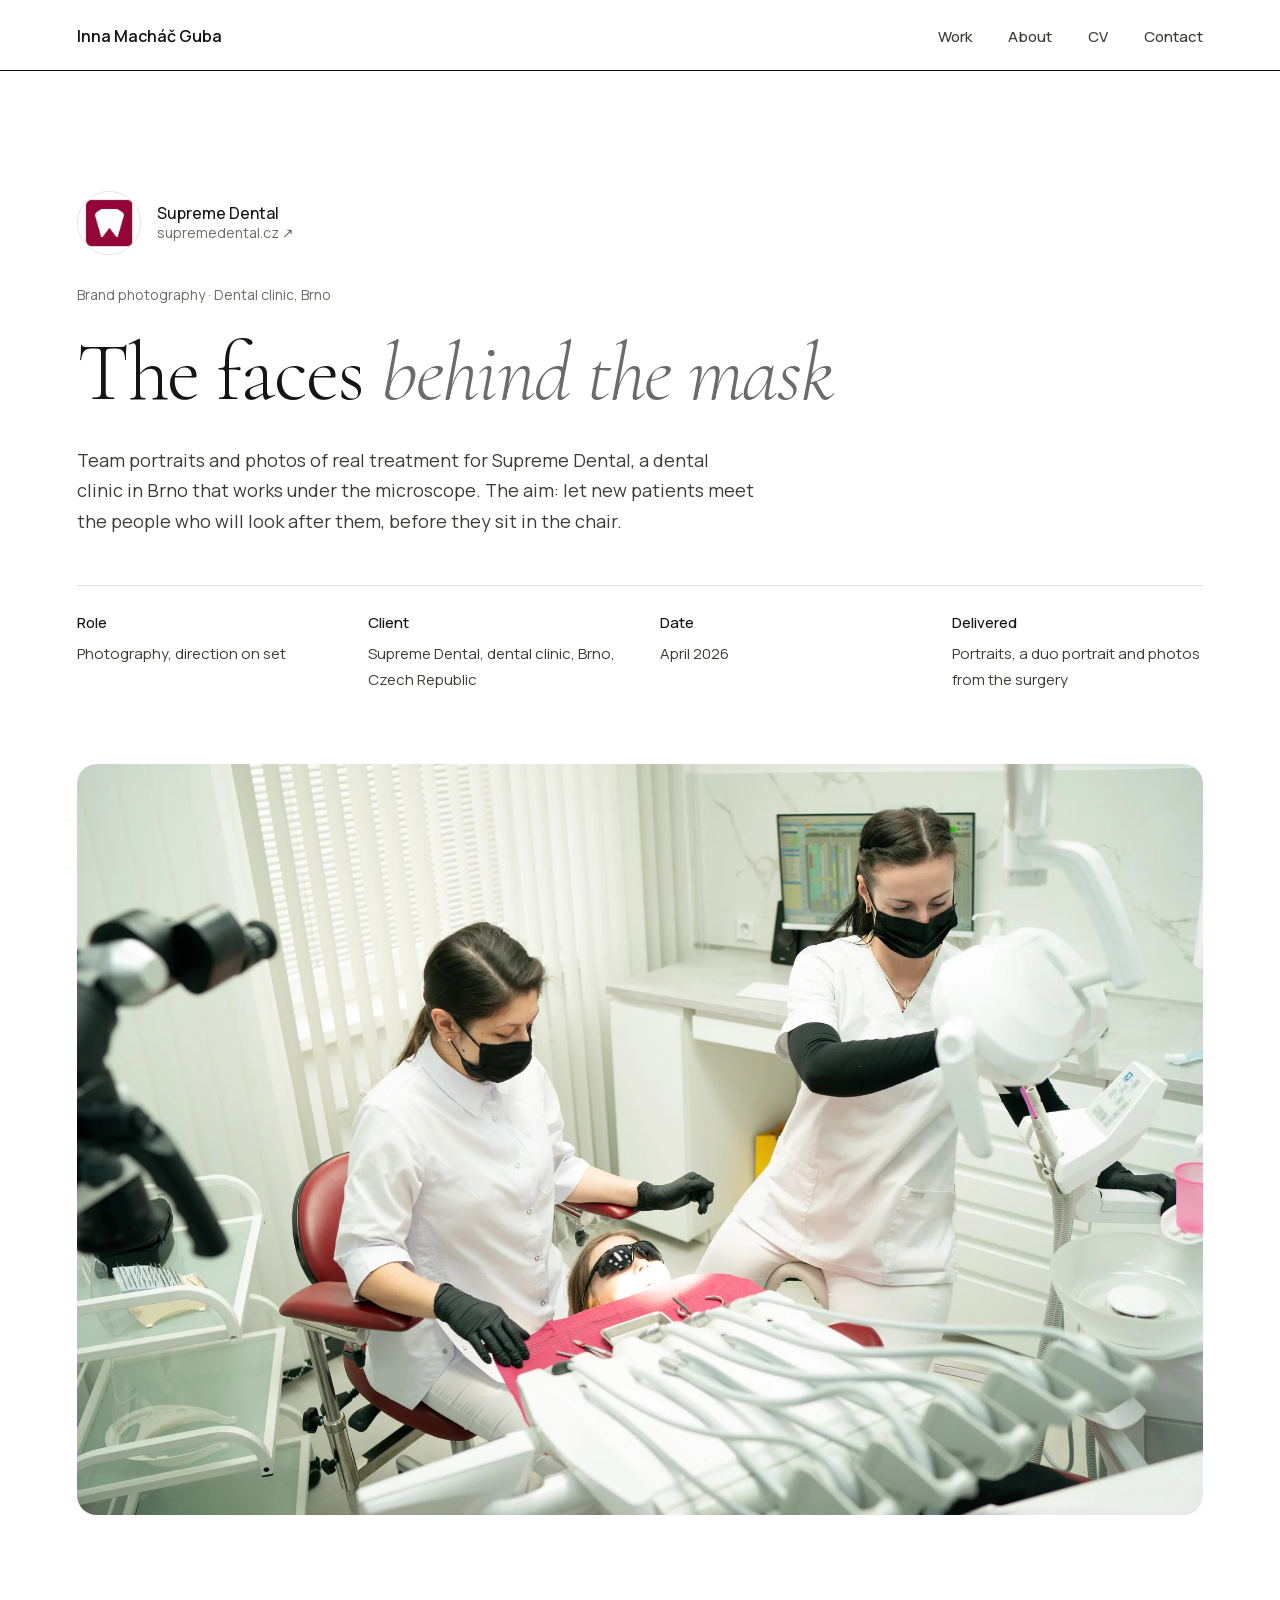
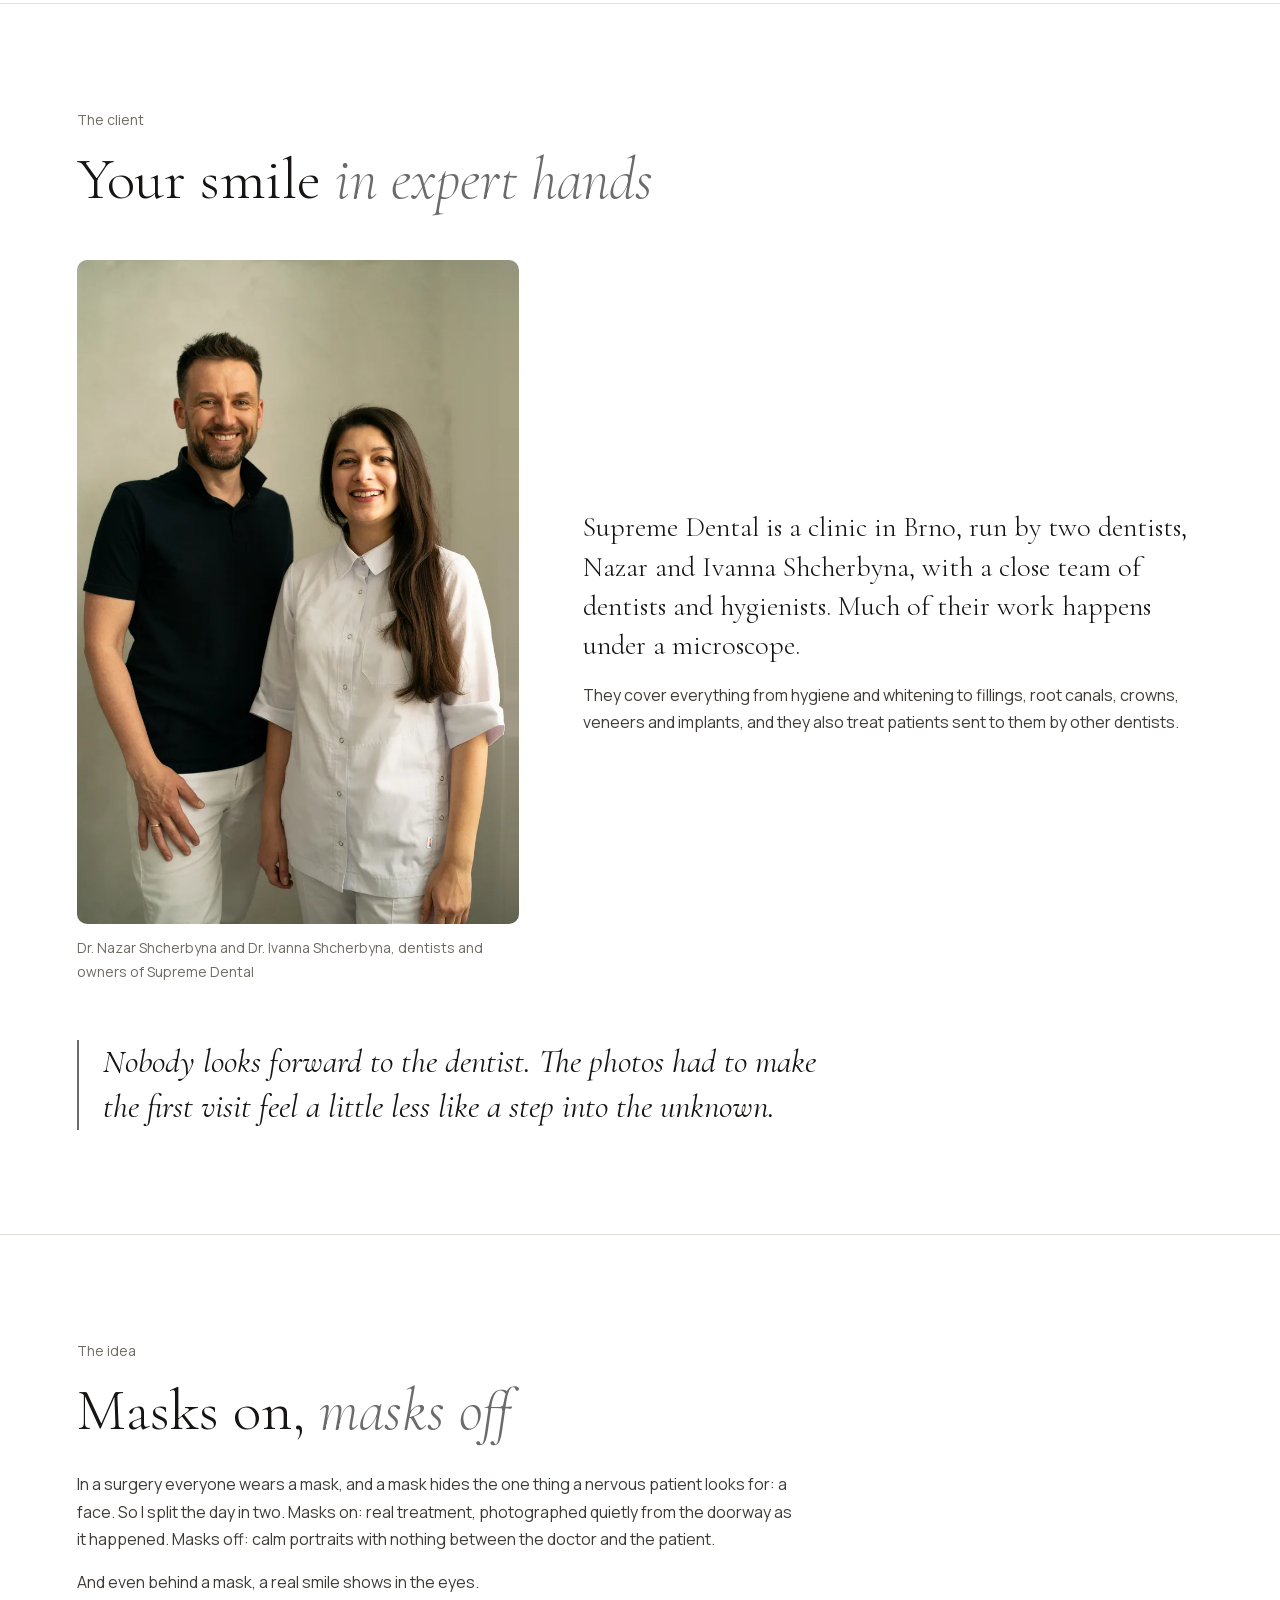
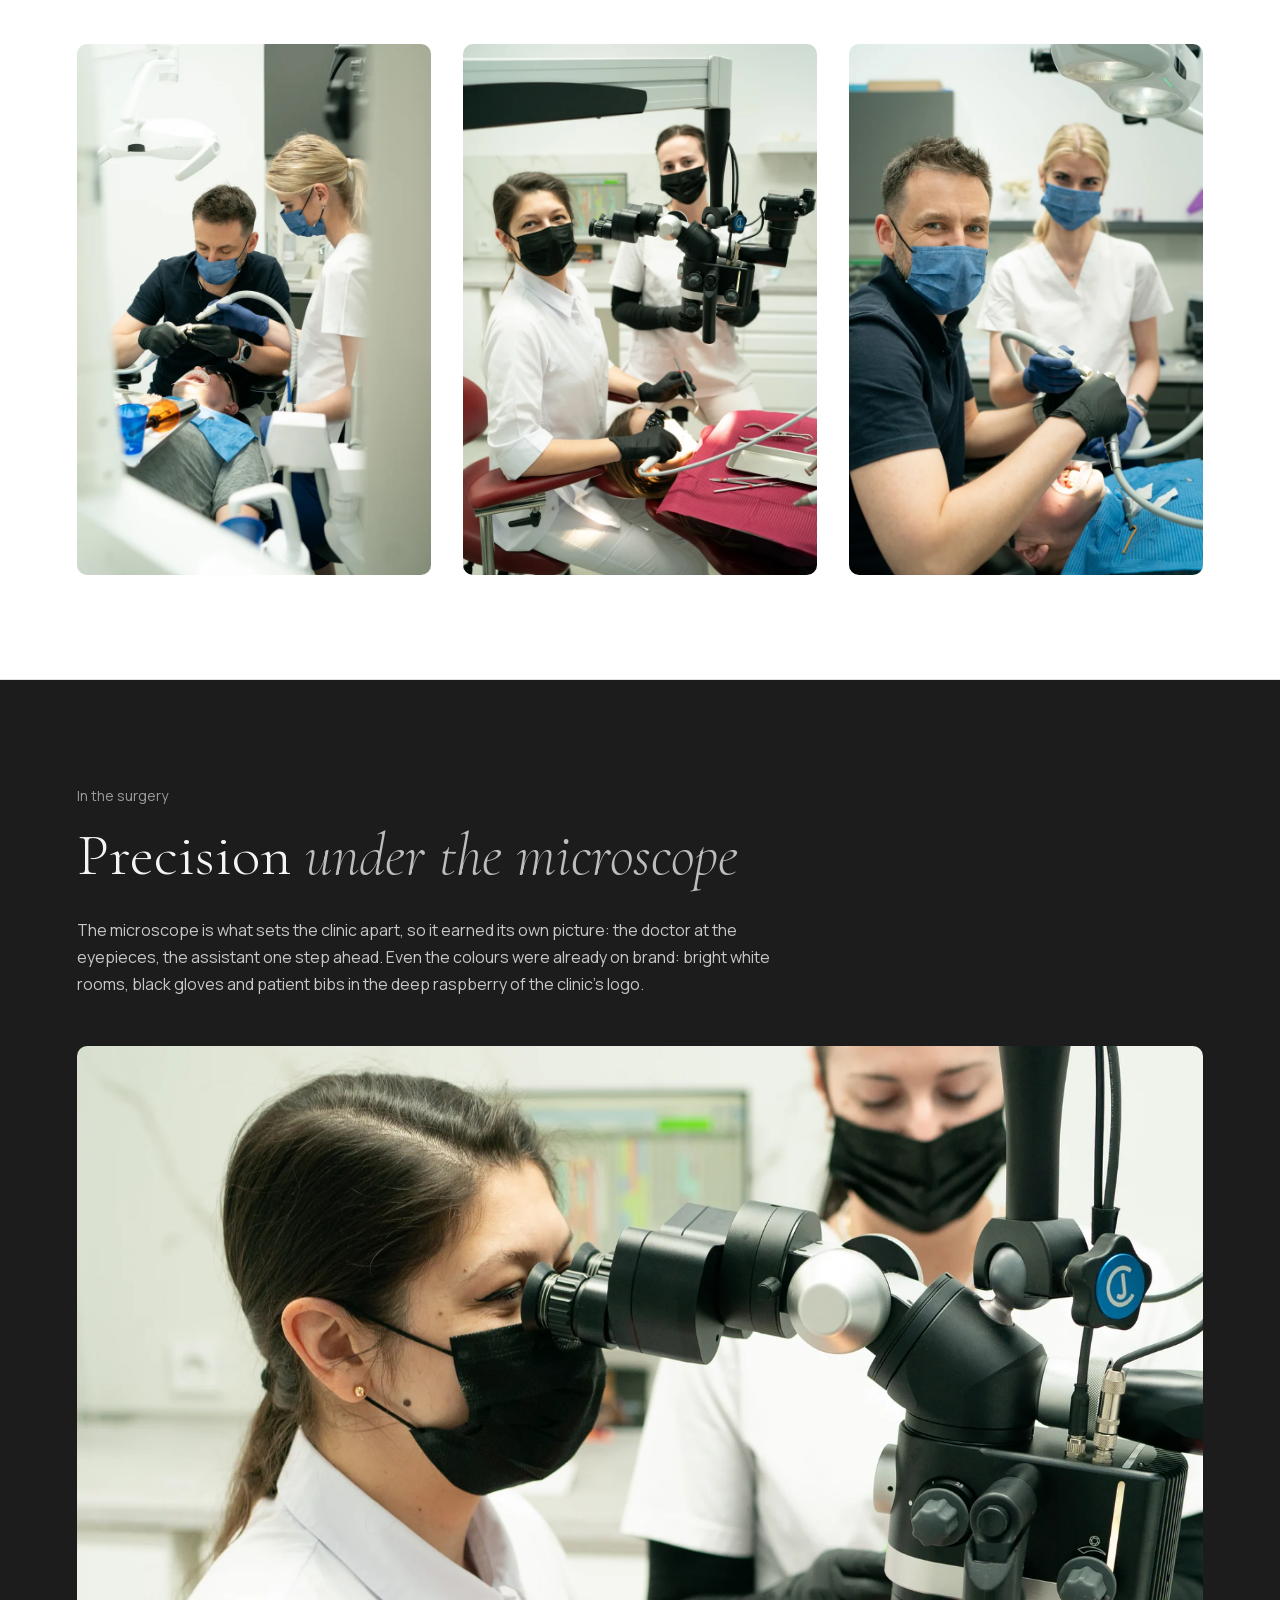
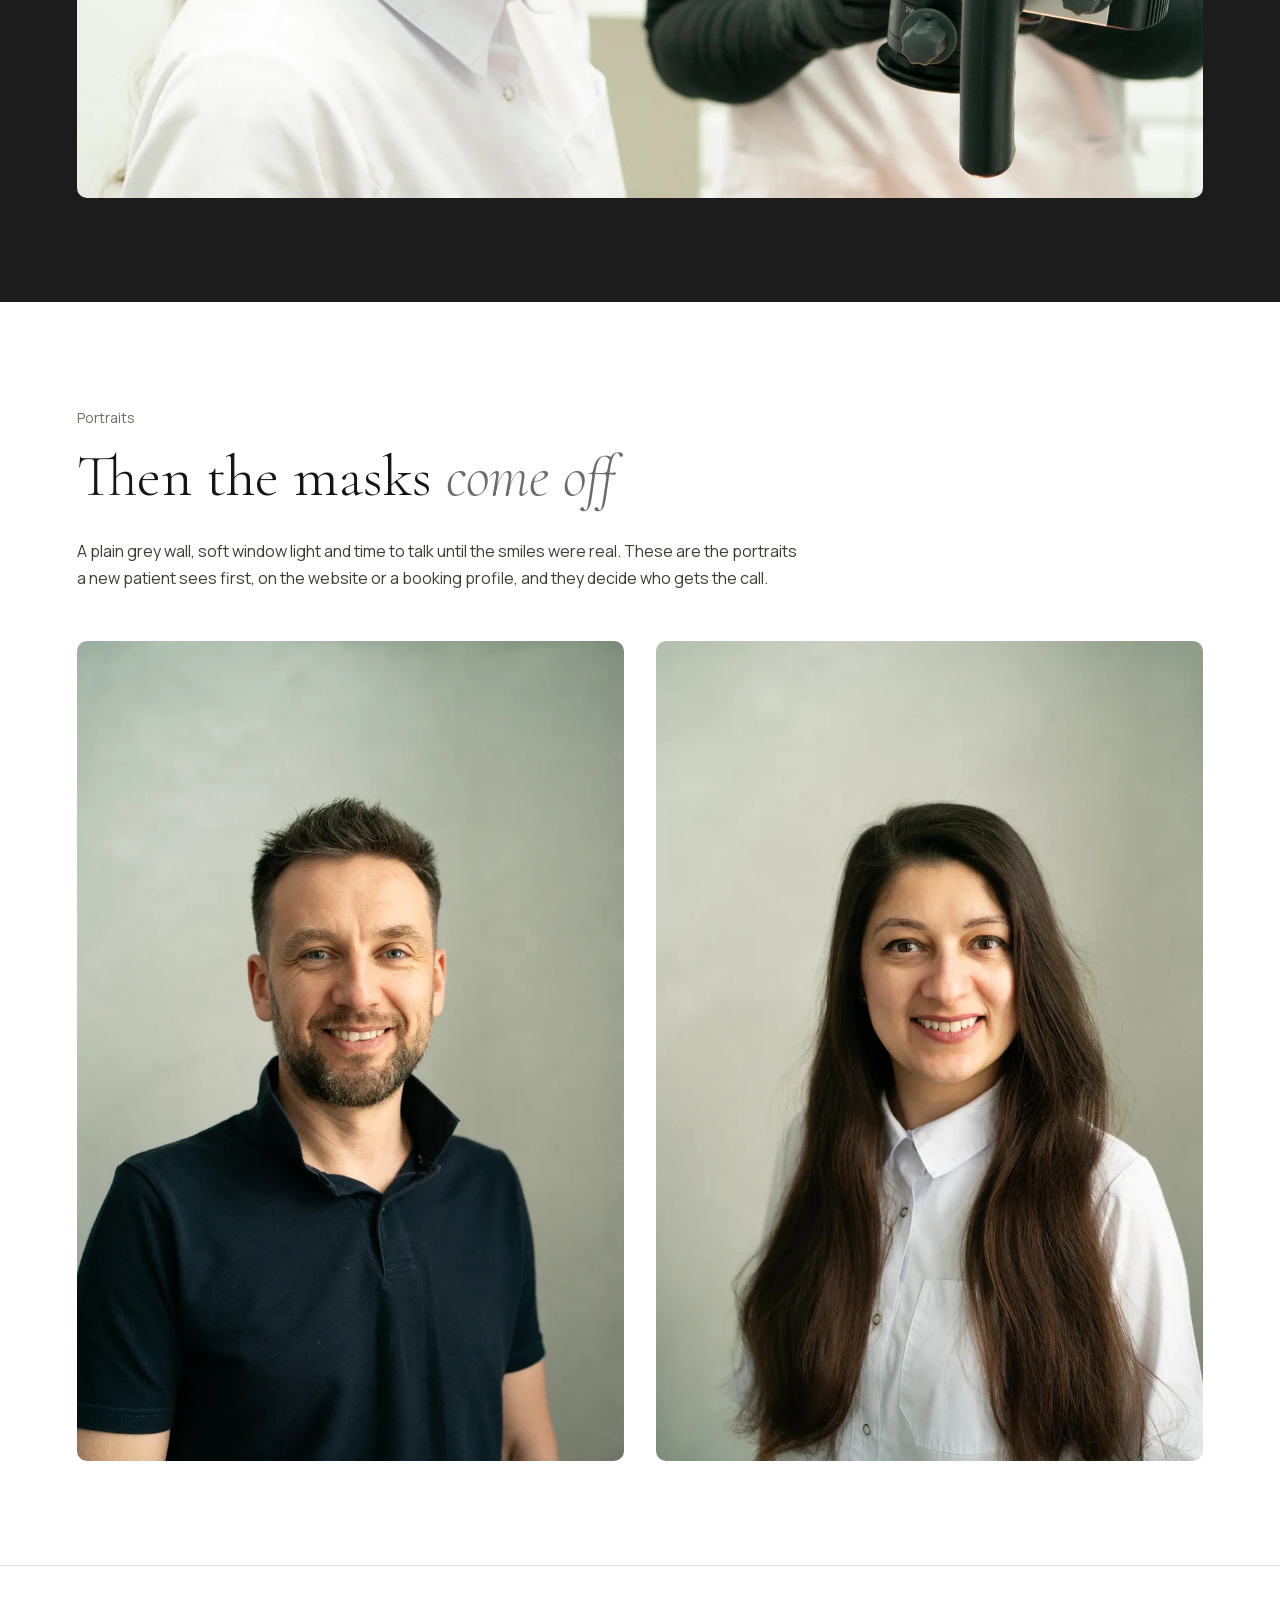
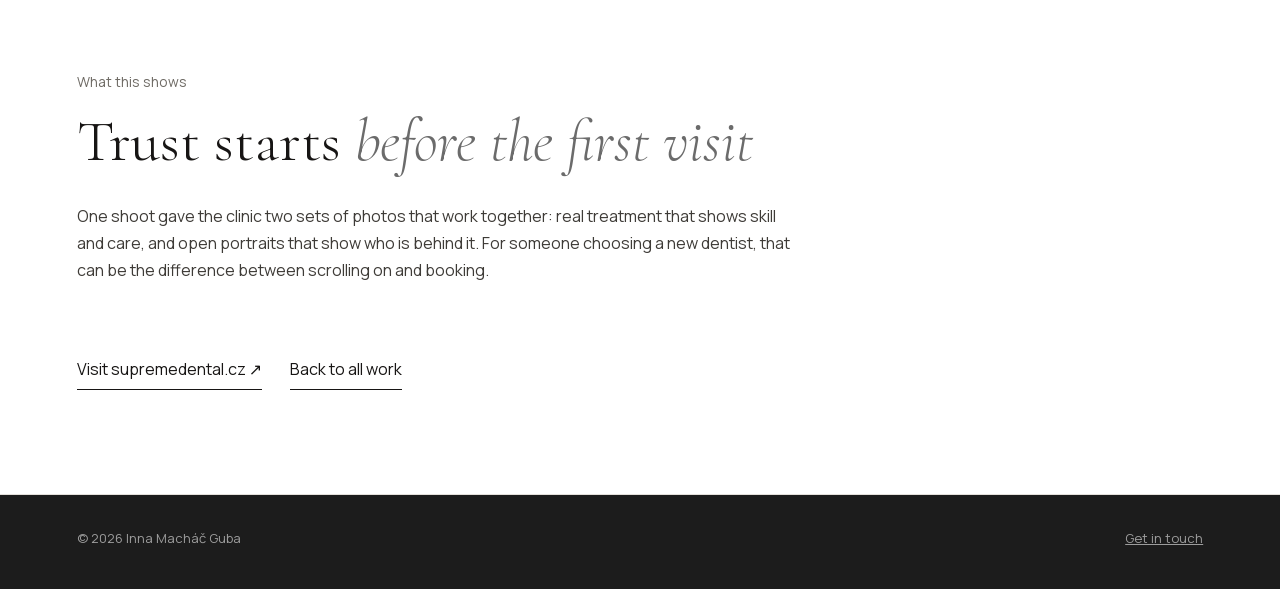
<file: work/supreme-dental.html>
<!doctype html>
<html lang="en">
<head>
<meta charset="utf-8">
<meta name="viewport" content="width=device-width, initial-scale=1, viewport-fit=cover">
<title>Brand photography for a dental clinic in Brno — Inna Macháč Guba</title>
<meta name="description" content="Team portraits and photos of real treatment for Supreme Dental, a dental clinic in Brno that works under the microscope: the people behind the masks, shown before the first visit.">
<meta property="og:title" content="The faces behind the mask">

<link rel="canonical" href="https://design.innaguba.com/work/supreme-dental.html">
<meta name="author" content="Inna Macháč Guba">
<meta property="og:type" content="article">
<meta property="og:url" content="https://design.innaguba.com/work/supreme-dental.html">
<meta property="og:description" content="Team portraits and photos of real treatment for Supreme Dental, a dental clinic in Brno that works under the microscope: the people behind the masks, shown before the first visit.">
<meta property="og:image" content="https://design.innaguba.com/assets/img/og/supreme.jpg">
<meta property="og:image:width" content="1200">
<meta property="og:image:height" content="630">
<meta property="og:site_name" content="Inna Guba Design">
<meta name="twitter:card" content="summary_large_image">
<meta name="theme-color" content="#FFFFFF">
<link rel="preload" href="../assets/fonts/cormorant-garamond-normal-latin.woff2" as="font" type="font/woff2" crossorigin>
<link rel="icon" href="../assets/img/favicon.svg?v=4" type="image/svg+xml">
<link rel="icon" href="../assets/img/favicon-32.png?v=4" sizes="32x32" type="image/png">
<link rel="apple-touch-icon" href="../assets/img/apple-touch-icon.png">
<link rel="stylesheet" href="../assets/css/main.css?v=42">
<link rel="stylesheet" href="../assets/css/case.css?v=21">
<link rel="stylesheet" href="../assets/css/portfolio.css?v=16">
<script>document.documentElement.classList.add('js')</script>
<script type="application/ld+json">{"@context":"https://schema.org","@graph":[{"@type":"CreativeWork","@id":"https://design.innaguba.com/work/supreme-dental.html#work","name":"The faces behind the mask","headline":"The faces behind the mask","description":"Team portraits and photos of real treatment for Supreme Dental, a dental clinic in Brno that works under the microscope: the people behind the masks, shown before the first visit.","url":"https://design.innaguba.com/work/supreme-dental.html","image":"https://design.innaguba.com/assets/img/og/supreme.jpg","inLanguage":"en","author":{"@type":"Person","@id":"https://design.innaguba.com/#inna","name":"Inna Macháč Guba","url":"https://design.innaguba.com/"},"publisher":{"@type":"ProfessionalService","@id":"https://design.innaguba.com/#studio","name":"Inna Guba Design"},"isPartOf":{"@id":"https://design.innaguba.com/#site"}},{"@type":"BreadcrumbList","itemListElement":[{"@type":"ListItem","position":1,"name":"Projects","item":"https://design.innaguba.com/#work"},{"@type":"ListItem","position":2,"name":"The faces behind the mask","item":"https://design.innaguba.com/work/supreme-dental.html"}]}]}</script>
</head>
<body class="case-supreme">
<a class="skip" href="#main">Skip to content</a>

<header class="site-head">
  <div class="wrap">
    <button class="menu-btn" type="button" aria-label="Open menu" aria-expanded="false" aria-controls="site-nav"><span></span><span></span></button>
    <a class="name" href="../" aria-label="Inna Macháč Guba, homepage">Inna Macháč Guba</a>
    <nav id="site-nav" aria-label="Main">
      <a href="../#work">Work</a>
      <a href="../#about">About</a>
      <a href="../cv/Inna_Machac_Guba_CV.pdf" target="_blank" rel="noopener">CV</a>
      <a href="../#contact">Contact</a>
    </nav>
  </div>
</header>

<main id="main">

<section class="cs-hero">
  <div class="wrap">
    <a class="client" href="https://supremedental.cz/" target="_blank" rel="noopener"><img src="../assets/img/supreme/logo.webp" width="320" height="320" alt="Supreme Dental logo"><span>Supreme Dental<small>supremedental.cz ↗</small></span></a>
    <p class="eyebrow">Brand photography · Dental clinic, Brno</p>
    <h1>The faces <em class="ed">behind the mask</em></h1>
    <p class="lead">Team portraits and photos of real treatment for Supreme Dental, a dental clinic in Brno that works under the microscope. The aim: let new patients meet the people who will look after them, before they sit in the chair.</p>
    <div class="cs-meta">
      <div><b>Role</b>Photography, direction on set</div>
      <div><b>Client</b>Supreme Dental, dental clinic, Brno, Czech Republic</div>
      <div><b>Date</b>April 2026</div>
      <div><b>Delivered</b>Portraits, a duo portrait and photos from the surgery</div>
    </div>
    <figure class="figure wide-cover"><img src="../assets/img/supreme/cover.webp?v=2" srcset="../assets/img/supreme/cover-800.webp?v=2 800w, ../assets/img/supreme/cover.webp?v=2 2000w" sizes="(max-width: 1200px) 92vw, 1100px" width="2000" height="1333" alt="Two dentists in white coats and black gloves at a patient in a raspberry bib, in a bright surgery with a dental microscope in the foreground" fetchpriority="high"></figure>
  </div>
</section>

<section class="cs">
  <div class="wrap">
    <p class="eyebrow">The client</p>
    <h2>Your smile <em class="ed">in expert hands</em></h2>
    <div class="founder">
      <figure class="figure"><img src="../assets/img/supreme/dsc05718.webp" srcset="../assets/img/supreme/dsc05718-800.webp 800w, ../assets/img/supreme/dsc05718.webp 1067w" sizes="(max-width: 900px) 92vw, 540px" width="1067" height="1600" alt="A smiling dentist in a navy polo and a smiling dentist in a white coat standing side by side against a pale grey wall" loading="lazy"><figcaption>Dr. Nazar Shcherbyna and Dr. Ivanna Shcherbyna, dentists and owners of Supreme Dental</figcaption></figure>
      <div class="prose">
        <p>Supreme Dental is a clinic in Brno, run by two dentists, Nazar and Ivanna Shcherbyna, with a close team of dentists and hygienists. Much of their work happens under a microscope.</p>
        <p>They cover everything from hygiene and whitening to fillings, root canals, crowns, veneers and implants, and they also treat patients sent to them by other dentists.</p>
      </div>
    </div>
    <p class="callout">Nobody looks forward to the dentist. The photos had to make the first visit feel a little less like a step into the unknown.</p>
  </div>
</section>

<section class="cs">
  <div class="wrap">
    <p class="eyebrow">The idea</p>
    <h2>Masks on, <em class="ed">masks off</em></h2>
    <div class="prose">
      <p>In a surgery everyone wears a mask, and a mask hides the one thing a nervous patient looks for: a face. So I split the day in two. Masks on: real treatment, photographed quietly from the doorway as it happened. Masks off: calm portraits with nothing between the doctor and the patient.</p>
      <p>And even behind a mask, a real smile shows in the eyes.</p>
    </div>
    <div class="fig-grid three">
      <figure class="figure"><img src="../assets/img/supreme/dsc05402.webp" srcset="../assets/img/supreme/dsc05402-800.webp 800w, ../assets/img/supreme/dsc05402.webp 1067w" sizes="(max-width: 900px) 92vw, 360px" width="1067" height="1600" alt="A dentist and an assistant treating a patient, framed through the white equipment of the surgery" loading="lazy"></figure>
      <figure class="figure"><img src="../assets/img/supreme/dsc05474.webp" srcset="../assets/img/supreme/dsc05474-800.webp 800w, ../assets/img/supreme/dsc05474.webp 1067w" sizes="(max-width: 900px) 92vw, 360px" width="1067" height="1600" alt="A masked dentist at the microscope glancing up at the camera with smiling eyes, her assistant behind her" loading="lazy"></figure>
      <figure class="figure"><img src="../assets/img/supreme/dsc05392.webp" srcset="../assets/img/supreme/dsc05392-800.webp 800w, ../assets/img/supreme/dsc05392.webp 1067w" sizes="(max-width: 900px) 92vw, 360px" width="1067" height="1600" alt="A masked dentist looking up from his work at the camera, smiling with his eyes, his assistant behind him" loading="lazy"></figure>
    </div>
  </div>
</section>

<section class="cs night">
  <div class="wrap">
    <p class="eyebrow">In the surgery</p>
    <h2>Precision <em class="ed">under the microscope</em></h2>
    <div class="prose"><p>The microscope is what sets the clinic apart, so it earned its own picture: the doctor at the eyepieces, the assistant one step ahead. Even the colours were already on brand: bright white rooms, black gloves and patient bibs in the deep raspberry of the clinic’s logo.</p></div>
    <figure class="figure"><img src="../assets/img/supreme/micro.webp" srcset="../assets/img/supreme/micro-800.webp 800w, ../assets/img/supreme/micro.webp 1600w" sizes="(max-width: 1200px) 92vw, 1100px" width="1600" height="1067" alt="A dentist in a black mask looking into the eyepieces of a dental microscope, her assistant in black gloves behind it" loading="lazy"></figure>
  </div>
</section>

<section class="cs">
  <div class="wrap">
    <p class="eyebrow">Portraits</p>
    <h2>Then the masks <em class="ed">come off</em></h2>
    <div class="prose"><p>A plain grey wall, soft window light and time to talk until the smiles were real. These are the portraits a new patient sees first, on the website or a booking profile, and they decide who gets the call.</p></div>
    <div class="fig-grid">
      <figure class="figure"><img src="../assets/img/supreme/dsc05830.webp" srcset="../assets/img/supreme/dsc05830-800.webp 800w, ../assets/img/supreme/dsc05830.webp 1067w" sizes="(max-width: 900px) 92vw, 540px" width="1067" height="1600" alt="Portrait of a smiling dentist with a short beard in a navy polo against a grey wall" loading="lazy"></figure>
      <figure class="figure"><img src="../assets/img/supreme/dsc05530.webp" srcset="../assets/img/supreme/dsc05530-800.webp 800w, ../assets/img/supreme/dsc05530.webp 1067w" sizes="(max-width: 900px) 92vw, 540px" width="1067" height="1600" alt="Portrait of a smiling dentist with long dark hair in a white coat against a grey wall" loading="lazy"></figure>
    </div>
  </div>
</section>

<section class="cs">
  <div class="wrap">
    <p class="eyebrow">What this shows</p>
    <h2>Trust starts <em class="ed">before the first visit</em></h2>
    <div class="prose"><p>One shoot gave the clinic two sets of photos that work together: real treatment that shows skill and care, and open portraits that show who is behind it. For someone choosing a new dentist, that can be the difference between scrolling on and booking.</p></div>
    <div class="next">
      <a class="line-link" href="https://supremedental.cz/" target="_blank" rel="noopener">Visit supremedental.cz ↗</a>
      <a class="line-link" href="../#work">Back to all work</a>
    </div>
  </div>
</section>

</main>

<footer class="site-foot">
  <div class="wrap">
    <div class="foot-bar">
      <span>© 2026 Inna Macháč Guba</span>
      <span><a href="../#contact">Get in touch</a></span>
    </div>
  </div>
</footer>
<script src="../assets/js/main.js?v=10" defer></script>
</body>
</html>
</file>
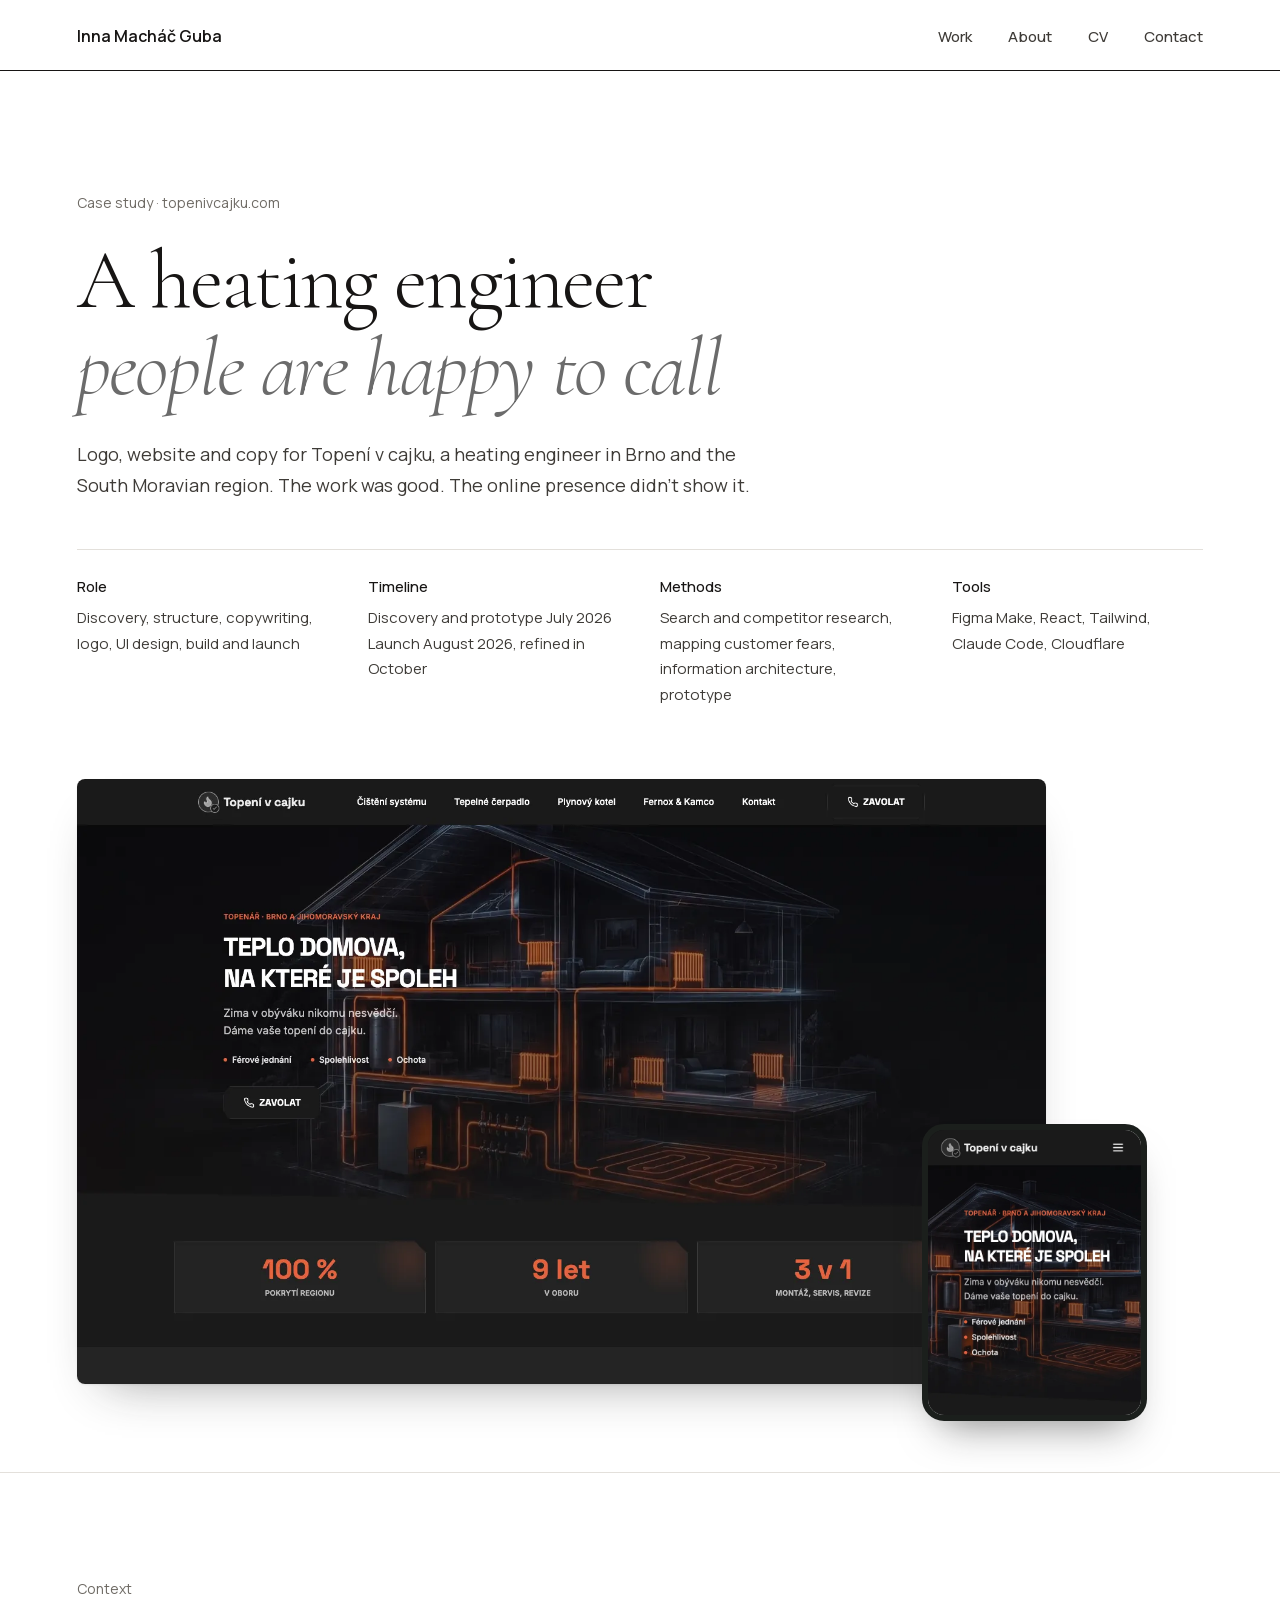
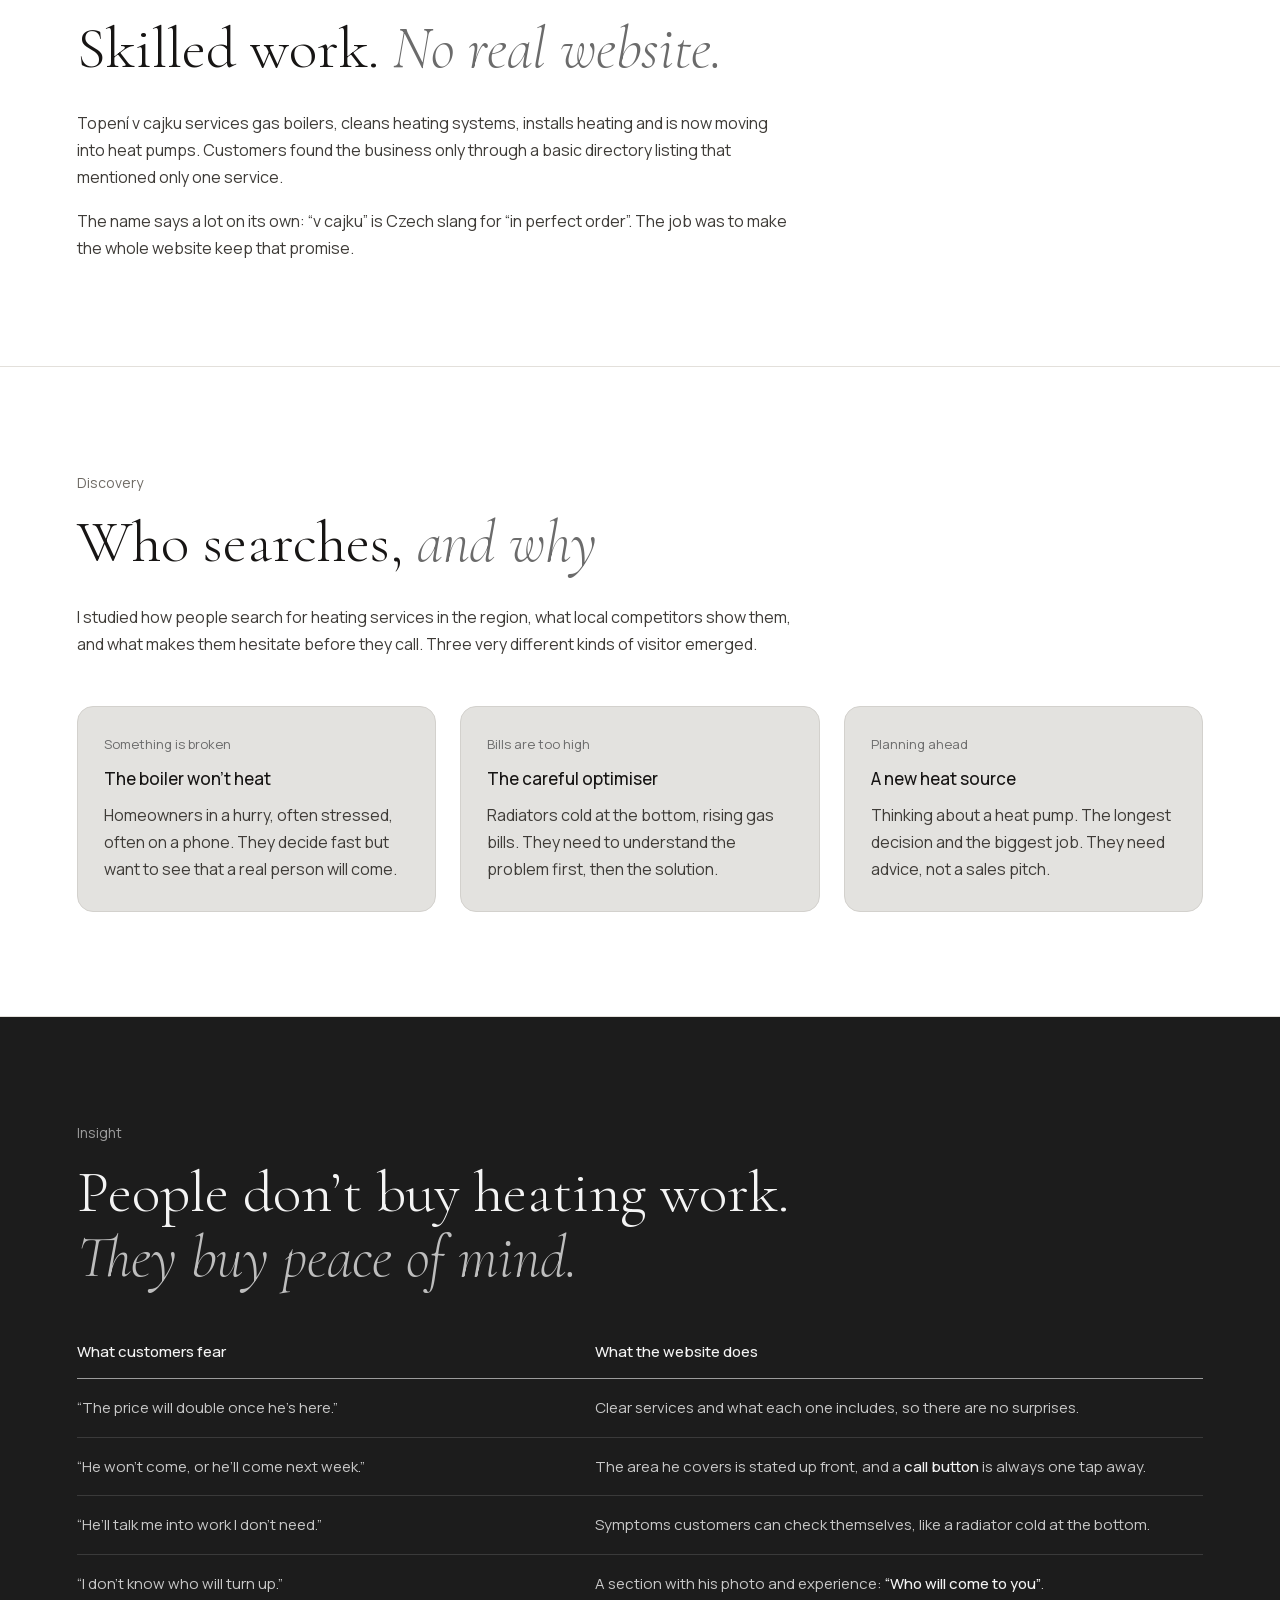
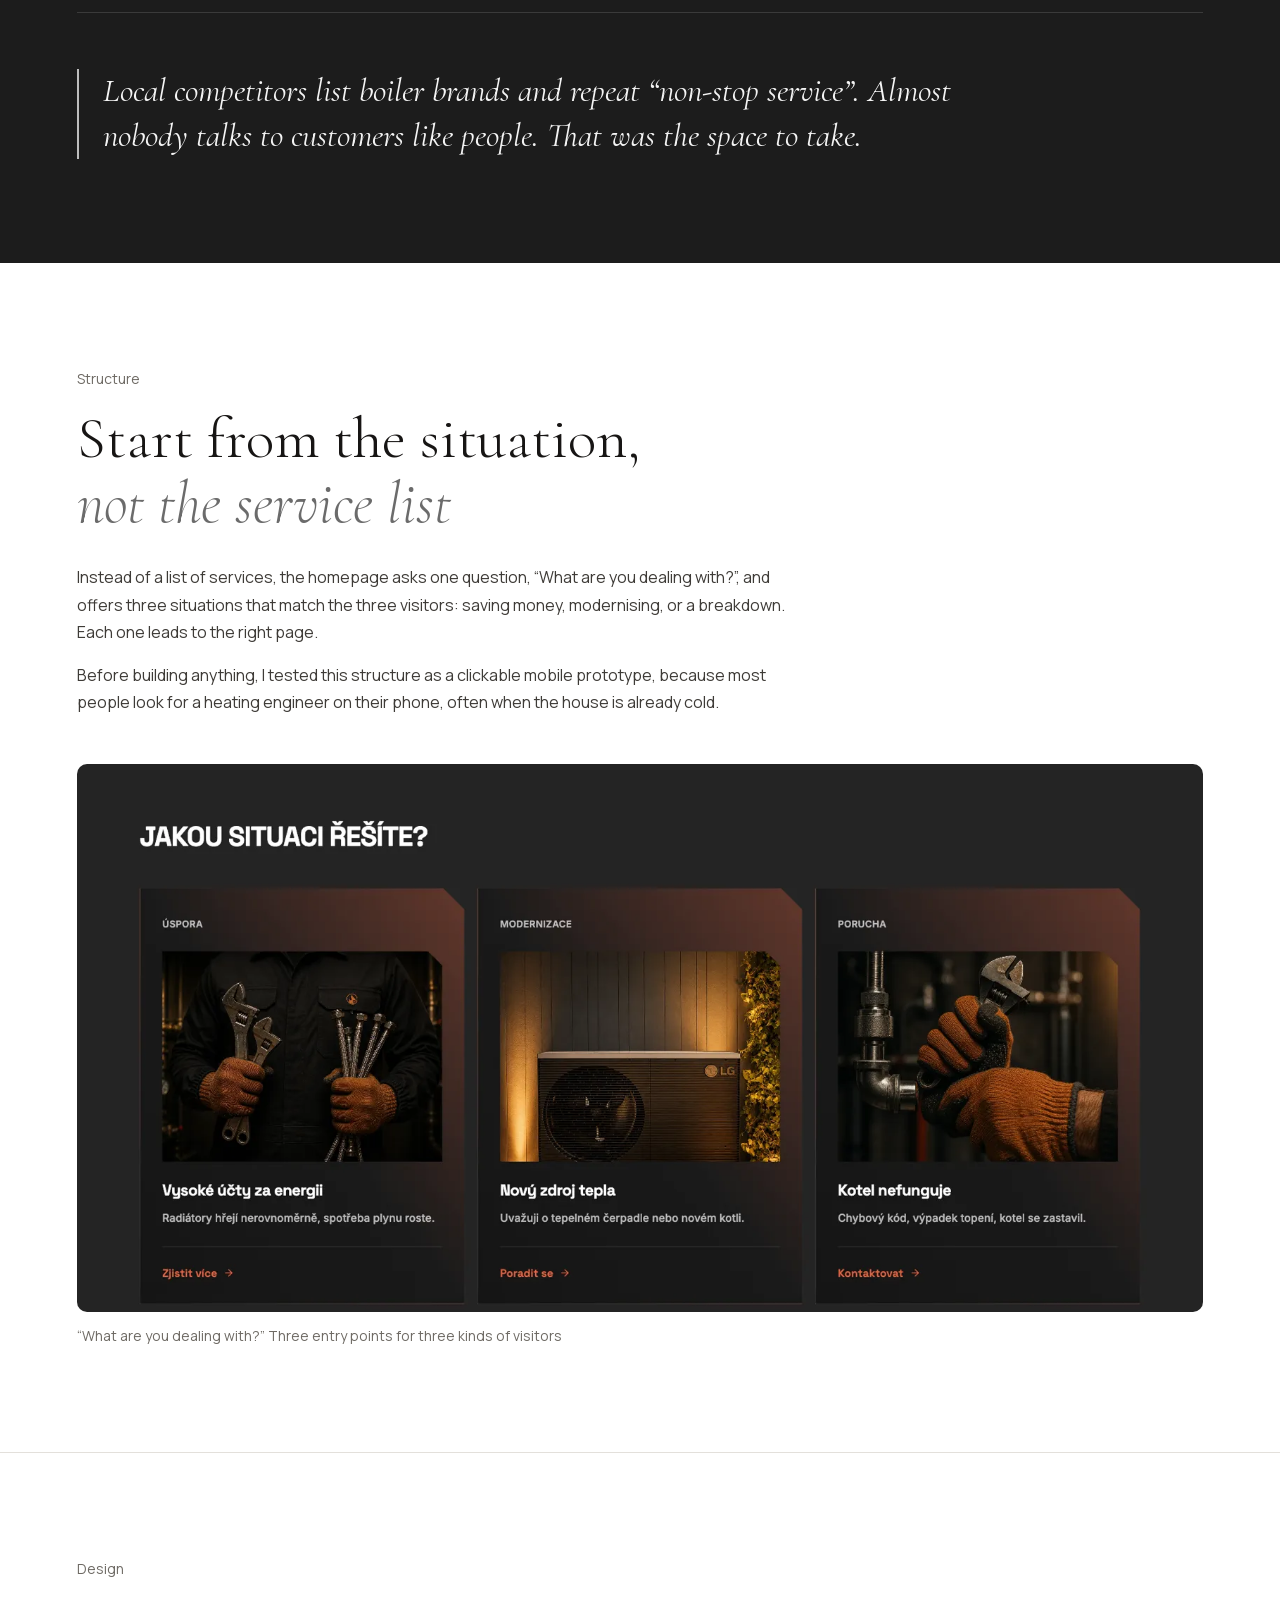
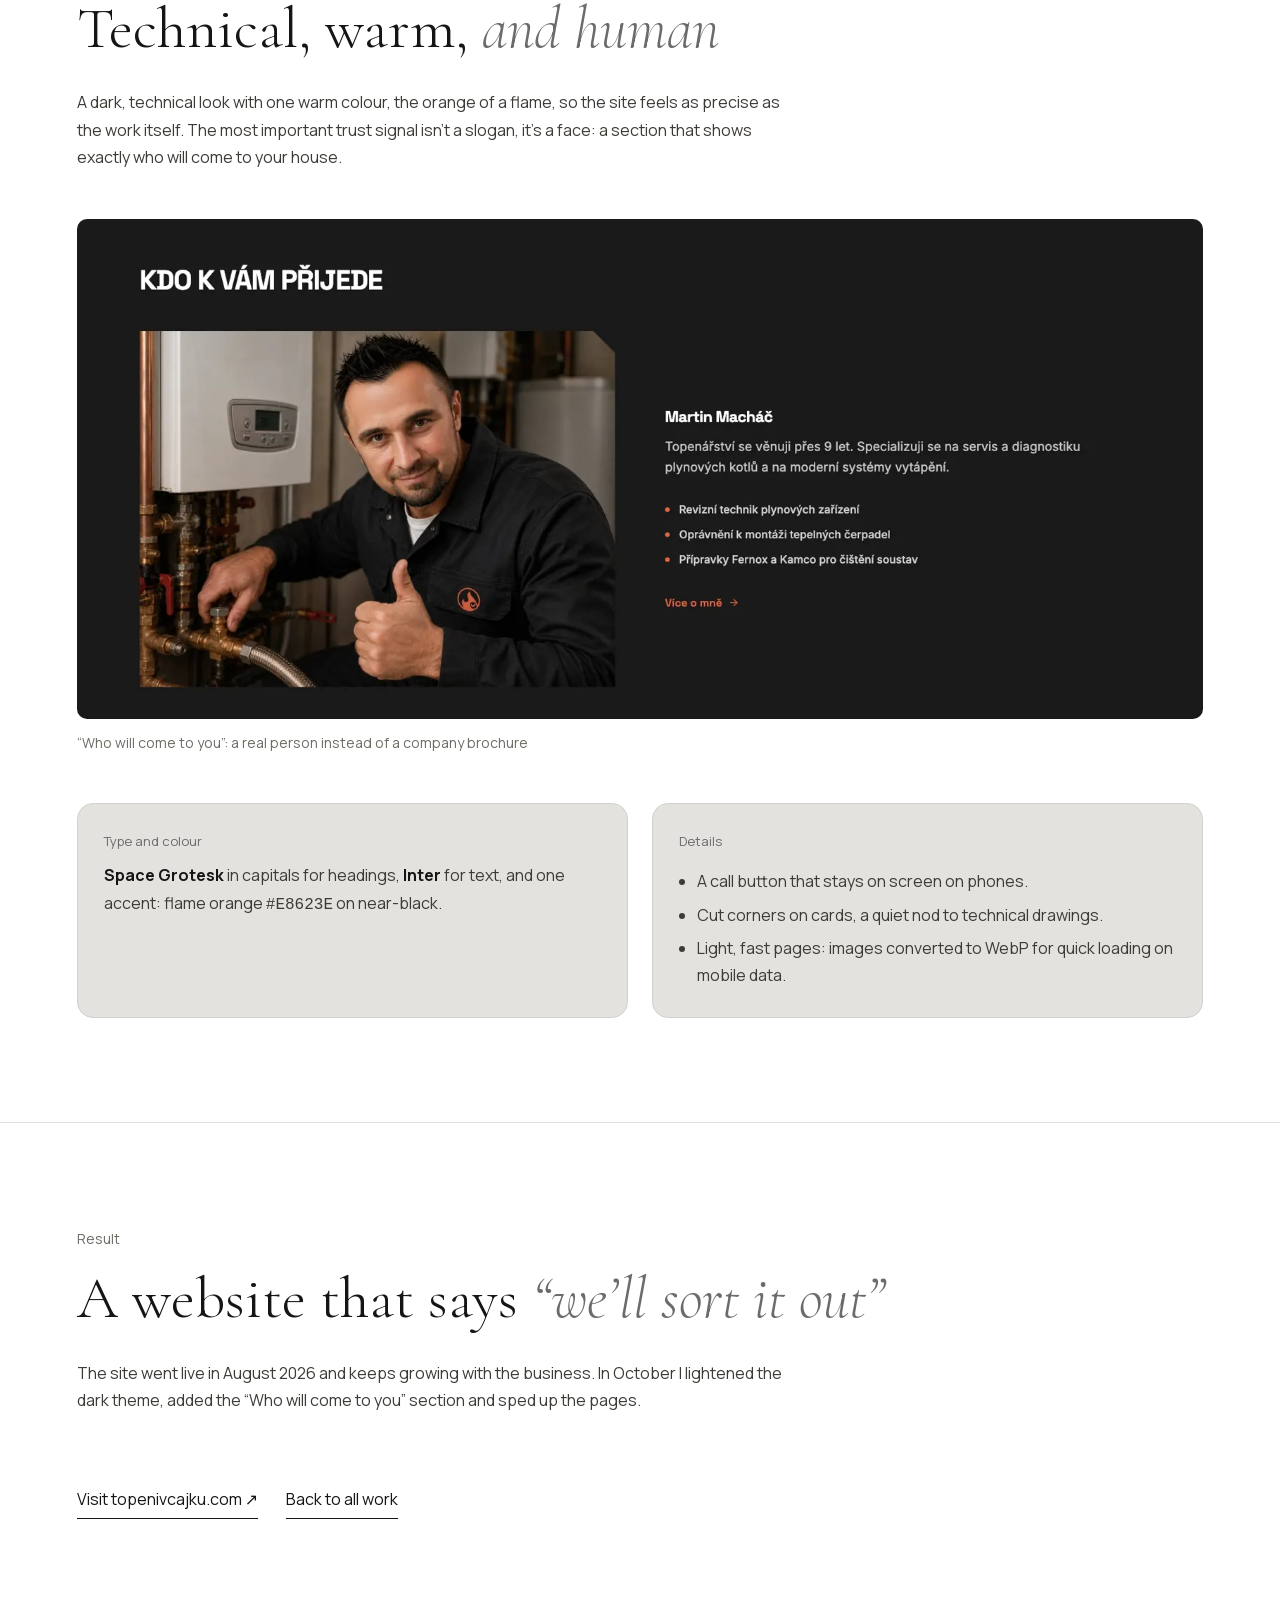
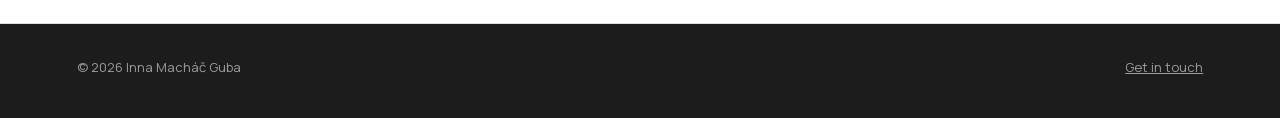
<file: work/topenivcajku.html>
<!doctype html>
<html lang="en">
<head>
<meta charset="utf-8">
<meta name="viewport" content="width=device-width, initial-scale=1, viewport-fit=cover">
<title>topenivcajku.com case study — Inna Macháč Guba</title>
<meta name="description" content="Logo, website and copy for a heating engineer in the Brno region: discovery, customer fears, structure by situation, prototype and launch.">
<meta property="og:title" content="A heating engineer people are happy to call">

<link rel="canonical" href="https://design.innaguba.com/work/topenivcajku.html">
<meta name="author" content="Inna Macháč Guba">
<meta property="og:type" content="article">
<meta property="og:url" content="https://design.innaguba.com/work/topenivcajku.html">
<meta property="og:description" content="Logo, website and copy for a heating engineer in the Brno region: discovery, customer fears, structure by situation, prototype and launch.">
<meta property="og:image" content="https://design.innaguba.com/assets/img/og/topenivcajku.jpg">
<meta property="og:image:width" content="1200">
<meta property="og:image:height" content="630">
<meta property="og:site_name" content="Inna Guba Design">
<meta name="twitter:card" content="summary_large_image">
<meta name="theme-color" content="#FFFFFF">
<link rel="preload" href="../assets/fonts/cormorant-garamond-normal-latin.woff2" as="font" type="font/woff2" crossorigin>
<link rel="icon" href="../assets/img/favicon.svg?v=4" type="image/svg+xml">
<link rel="icon" href="../assets/img/favicon-32.png?v=4" sizes="32x32" type="image/png">
<link rel="apple-touch-icon" href="../assets/img/apple-touch-icon.png">
<link rel="stylesheet" href="../assets/css/main.css?v=42">
<link rel="stylesheet" href="../assets/css/case.css?v=21">
<link rel="stylesheet" href="../assets/css/portfolio.css?v=16">
<script>document.documentElement.classList.add('js')</script>
<script type="application/ld+json">{"@context":"https://schema.org","@graph":[{"@type":"CreativeWork","@id":"https://design.innaguba.com/work/topenivcajku.html#work","name":"A heating engineer people are happy to call","headline":"A heating engineer people are happy to call","description":"Logo, website and copy for a heating engineer in the Brno region: discovery, customer fears, structure by situation, prototype and launch.","url":"https://design.innaguba.com/work/topenivcajku.html","image":"https://design.innaguba.com/assets/img/og/topenivcajku.jpg","inLanguage":"en","author":{"@type":"Person","@id":"https://design.innaguba.com/#inna","name":"Inna Macháč Guba","url":"https://design.innaguba.com/"},"publisher":{"@type":"ProfessionalService","@id":"https://design.innaguba.com/#studio","name":"Inna Guba Design"},"isPartOf":{"@id":"https://design.innaguba.com/#site"}},{"@type":"BreadcrumbList","itemListElement":[{"@type":"ListItem","position":1,"name":"Projects","item":"https://design.innaguba.com/#work"},{"@type":"ListItem","position":2,"name":"A heating engineer people are happy to call","item":"https://design.innaguba.com/work/topenivcajku.html"}]}]}</script>
</head>
<body class="case-topenivcajku">
<a class="skip" href="#main">Skip to content</a>

<header class="site-head">
  <div class="wrap">
    <button class="menu-btn" type="button" aria-label="Open menu" aria-expanded="false" aria-controls="site-nav"><span></span><span></span></button>
    <a class="name" href="../" aria-label="Inna Macháč Guba, homepage">Inna Macháč Guba</a>
    <nav id="site-nav" aria-label="Main">
      <a href="../#work">Work</a>
      <a href="../#about">About</a>
      <a href="../cv/Inna_Machac_Guba_CV.pdf" target="_blank" rel="noopener">CV</a>
      <a href="../#contact">Contact</a>
    </nav>
  </div>
</header>

<main id="main">

<section class="cs-hero">
  <div class="wrap">
    <p class="eyebrow">Case study · topenivcajku.com</p>
    <h1>A heating engineer <em class="ed">people are happy to call</em></h1>
    <p class="lead">Logo, website and copy for Topení v cajku, a heating engineer in Brno and the South Moravian region. The work was good. The online presence didn’t show it.</p>
    <div class="cs-meta">
      <div><b>Role</b>Discovery, structure, copywriting, logo, UI design, build and launch</div>
      <div><b>Timeline</b>Discovery and prototype July 2026<br>Launch August 2026, refined in October</div>
      <div><b>Methods</b>Search and competitor research, mapping customer fears, information architecture, prototype</div>
      <div><b>Tools</b>Figma Make, React, Tailwind, Claude Code, Cloudflare</div>
    </div>
    <div class="cs-cover">
      <img fetchpriority="high" class="shot" src="../assets/img/topeni/home-desktop.webp" srcset="../assets/img/topeni/home-desktop-800.webp 800w, ../assets/img/topeni/home-desktop.webp 1600w" sizes="(max-width: 1200px) 92vw, 1100px" width="1600" height="1000" alt="The topenivcajku.com homepage on desktop">
      <img class="phone" src="../assets/img/topeni/home-mobile.webp" width="600" height="800" alt="The homepage on a phone">
    </div>
  </div>
</section>

<section class="cs">
  <div class="wrap">
    <p class="eyebrow">Context</p>
    <h2>Skilled work. <em class="ed">No real website.</em></h2>
    <div class="prose">
      <p>Topení v cajku services gas boilers, cleans heating systems, installs heating and is now moving into heat pumps. Customers found the business only through a basic directory listing that mentioned only one service.</p>
      <p>The name says a lot on its own: “v cajku” is Czech slang for “in perfect order”. The job was to make the whole website keep that promise.</p>
    </div>
  </div>
</section>

<section class="cs">
  <div class="wrap">
    <p class="eyebrow">Discovery</p>
    <h2>Who searches, <em class="ed">and why</em></h2>
    <div class="prose"><p>I studied how people search for heating services in the region, what local competitors show them, and what makes them hesitate before they call. Three very different kinds of visitor emerged.</p></div>
    <div class="cards">
      <div class="card"><p class="k">Something is broken</p><h3>The boiler won’t heat</h3><p>Homeowners in a hurry, often stressed, often on a phone. They decide fast but want to see that a real person will come.</p></div>
      <div class="card"><p class="k">Bills are too high</p><h3>The careful optimiser</h3><p>Radiators cold at the bottom, rising gas bills. They need to understand the problem first, then the solution.</p></div>
      <div class="card"><p class="k">Planning ahead</p><h3>A new heat source</h3><p>Thinking about a heat pump. The longest decision and the biggest job. They need advice, not a sales pitch.</p></div>
    </div>
  </div>
</section>

<section class="cs night">
  <div class="wrap">
    <p class="eyebrow">Insight</p>
    <h2>People don’t buy heating work.<br> <em class="ed">They buy peace of mind.</em></h2>
    <div class="table-wrap">
      <table>
        <thead><tr><th style="width:46%">What customers fear</th><th>What the website does</th></tr></thead>
        <tbody>
          <tr><td>“The price will double once he’s here.”</td><td>Clear services and what each one includes, so there are no surprises.</td></tr>
          <tr><td>“He won’t come, or he’ll come next week.”</td><td>The area he covers is stated up front, and a <b>call button</b> is always one tap away.</td></tr>
          <tr><td>“He’ll talk me into work I don’t need.”</td><td>Symptoms customers can check themselves, like a radiator cold at the bottom.</td></tr>
          <tr><td>“I don’t know who will turn up.”</td><td>A section with his photo and experience: <b>“Who will come to you”</b>.</td></tr>
        </tbody>
      </table>
    </div>
    <p class="callout">Local competitors list boiler brands and repeat “non-stop service”. Almost nobody talks to customers like people. That was the space to take.</p>
  </div>
</section>

<section class="cs">
  <div class="wrap">
    <p class="eyebrow">Structure</p>
    <h2>Start from the situation, <em class="ed">not the service list</em></h2>
    <div class="prose"><p>Instead of a list of services, the homepage asks one question, “What are you dealing with?”, and offers three situations that match the three visitors: saving money, modernising, or a breakdown. Each one leads to the right page.</p><p>Before building anything, I tested this structure as a clickable mobile prototype, because most people look for a heating engineer on their phone, often when the house is already cold.</p></div>
    <figure class="figure"><img src="../assets/img/topeni/situations.webp" srcset="../assets/img/topeni/situations-800.webp 800w, ../assets/img/topeni/situations.webp 1600w" sizes="(max-width: 1200px) 92vw, 1100px" width="1600" height="778" alt="Homepage section: what are you dealing with? Saving, modernisation, breakdown" loading="lazy"><figcaption>“What are you dealing with?” Three entry points for three kinds of visitors</figcaption></figure>
  </div>
</section>

<section class="cs">
  <div class="wrap">
    <p class="eyebrow">Design</p>
    <h2>Technical, warm, <em class="ed">and human</em></h2>
    <div class="prose"><p>A dark, technical look with one warm colour, the orange of a flame, so the site feels as precise as the work itself. The most important trust signal isn’t a slogan, it’s a face: a section that shows exactly who will come to your house.</p></div>
    <figure class="figure"><img src="../assets/img/topeni/who.webp" srcset="../assets/img/topeni/who-800.webp 800w, ../assets/img/topeni/who.webp 1600w" sizes="(max-width: 1200px) 92vw, 1100px" width="1600" height="711" alt="Homepage section: who will come to you, with a photo of the heating engineer" loading="lazy"><figcaption>“Who will come to you”: a real person instead of a company brochure</figcaption></figure>
    <div class="cards two">
      <div class="card"><p class="k">Type and colour</p><p><b style="color:var(--ink)">Space Grotesk</b> in capitals for headings, <b style="color:var(--ink)">Inter</b> for text, and one accent: flame orange <code>#E8623E</code> on near-black.</p></div>
      <div class="card"><p class="k">Details</p><ul><li>A call button that stays on screen on phones.</li><li>Cut corners on cards, a quiet nod to technical drawings.</li><li>Light, fast pages: images converted to WebP for quick loading on mobile data.</li></ul></div>
    </div>
  </div>
</section>

<section class="cs">
  <div class="wrap">
    <p class="eyebrow">Result</p>
    <h2>A website that says <em class="ed">“we’ll sort it out”</em></h2>
    <div class="prose"><p>The site went live in August 2026 and keeps growing with the business. In October I lightened the dark theme, added the “Who will come to you” section and sped up the pages.</p></div>
    <div class="next">
      <a class="line-link" href="https://topenivcajku.com" target="_blank" rel="noopener">Visit topenivcajku.com ↗</a>
      <a class="line-link" href="../#work">Back to all work</a>
    </div>
  </div>
</section>

</main>

<footer class="site-foot">
  <div class="wrap">
    <div class="foot-bar">
      <span>© 2026 Inna Macháč Guba</span>
      <span><a href="../#contact">Get in touch</a></span>
    </div>
  </div>
</footer>
<script src="../assets/js/main.js?v=10" defer></script>
</body>
</html>
</file>
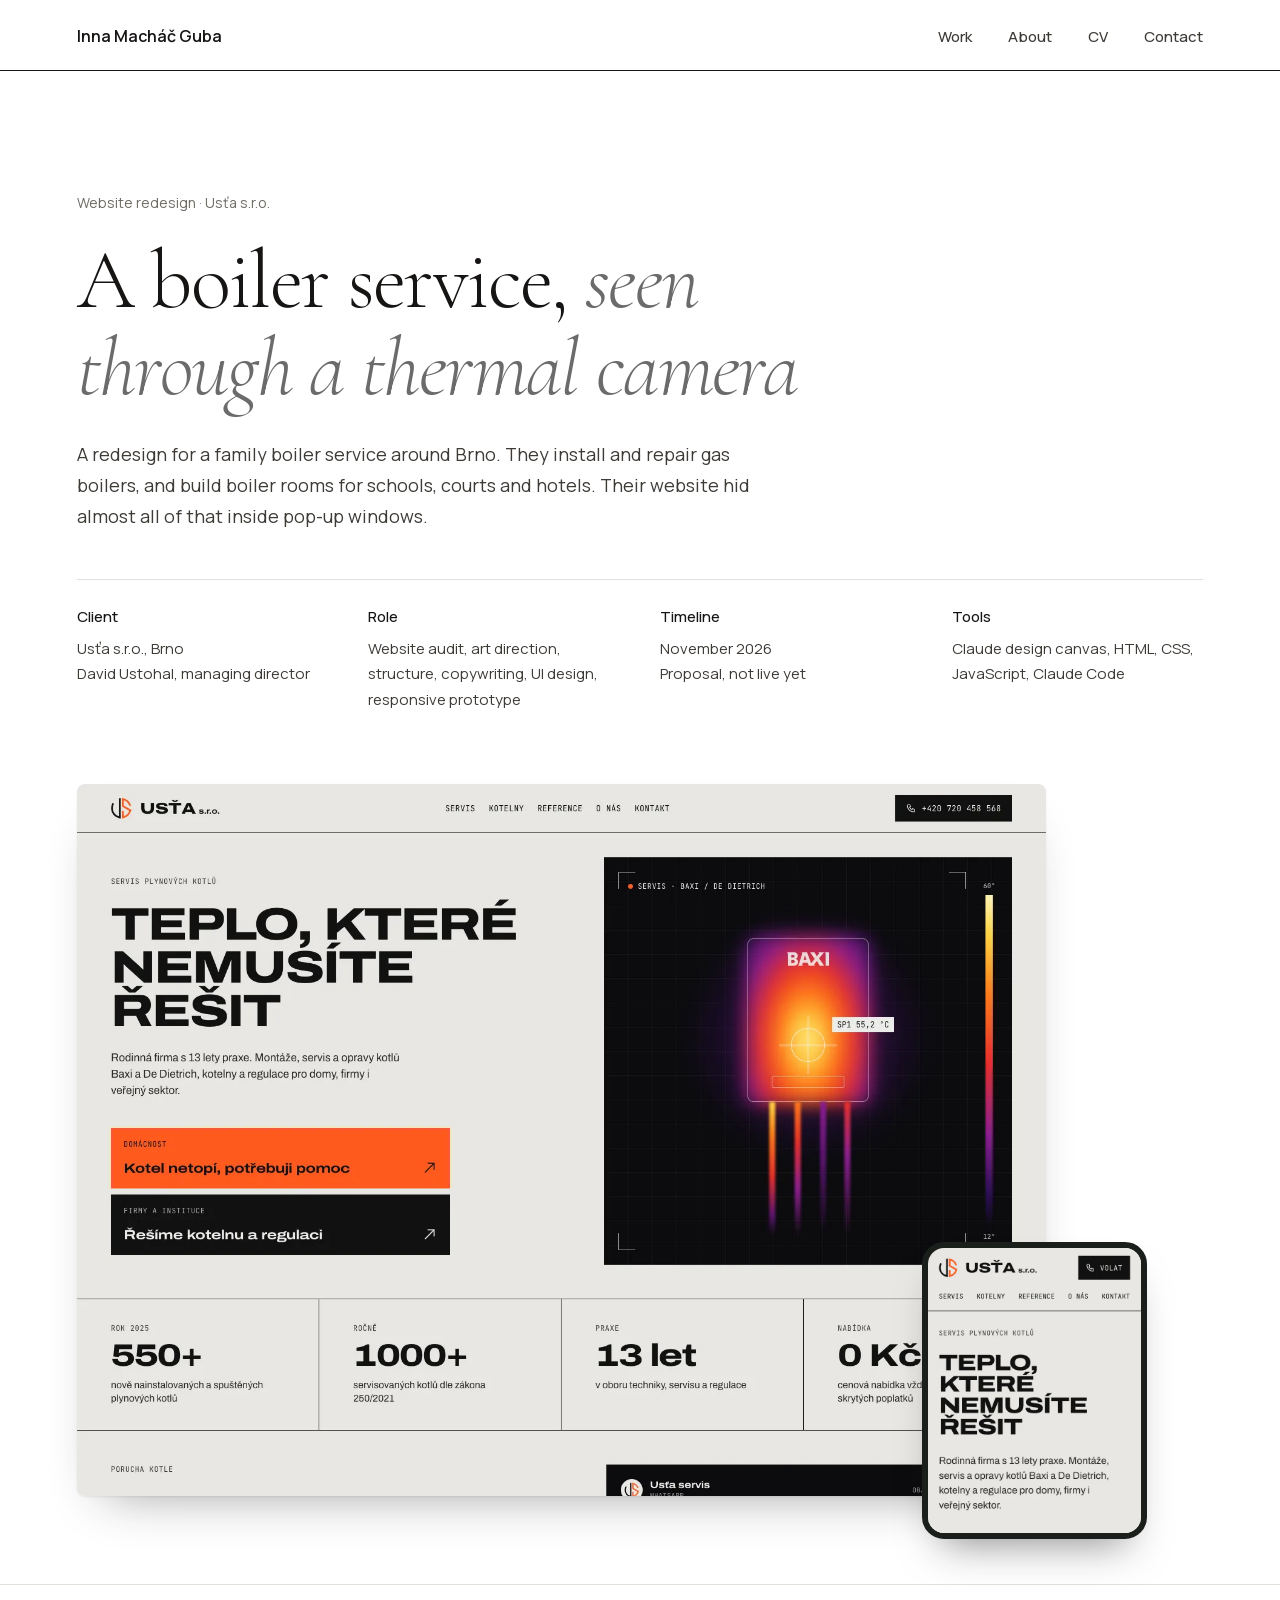
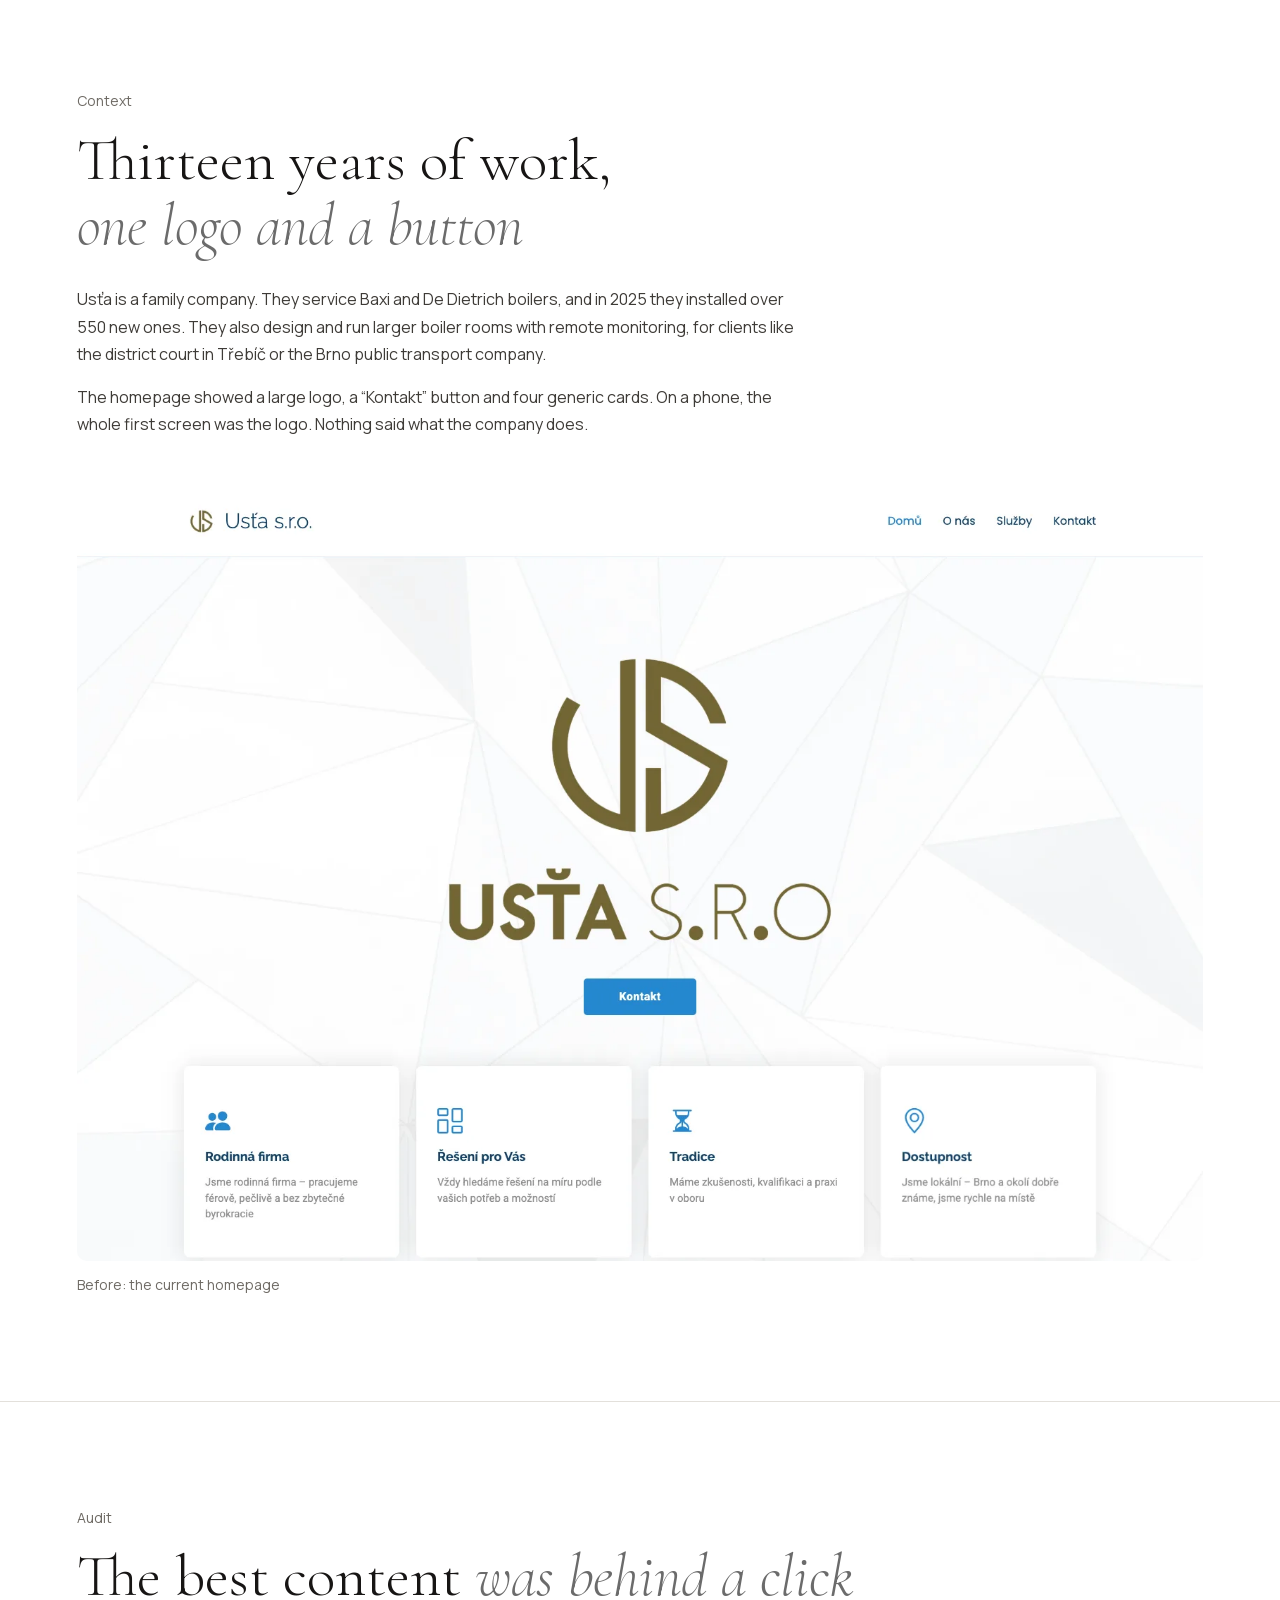
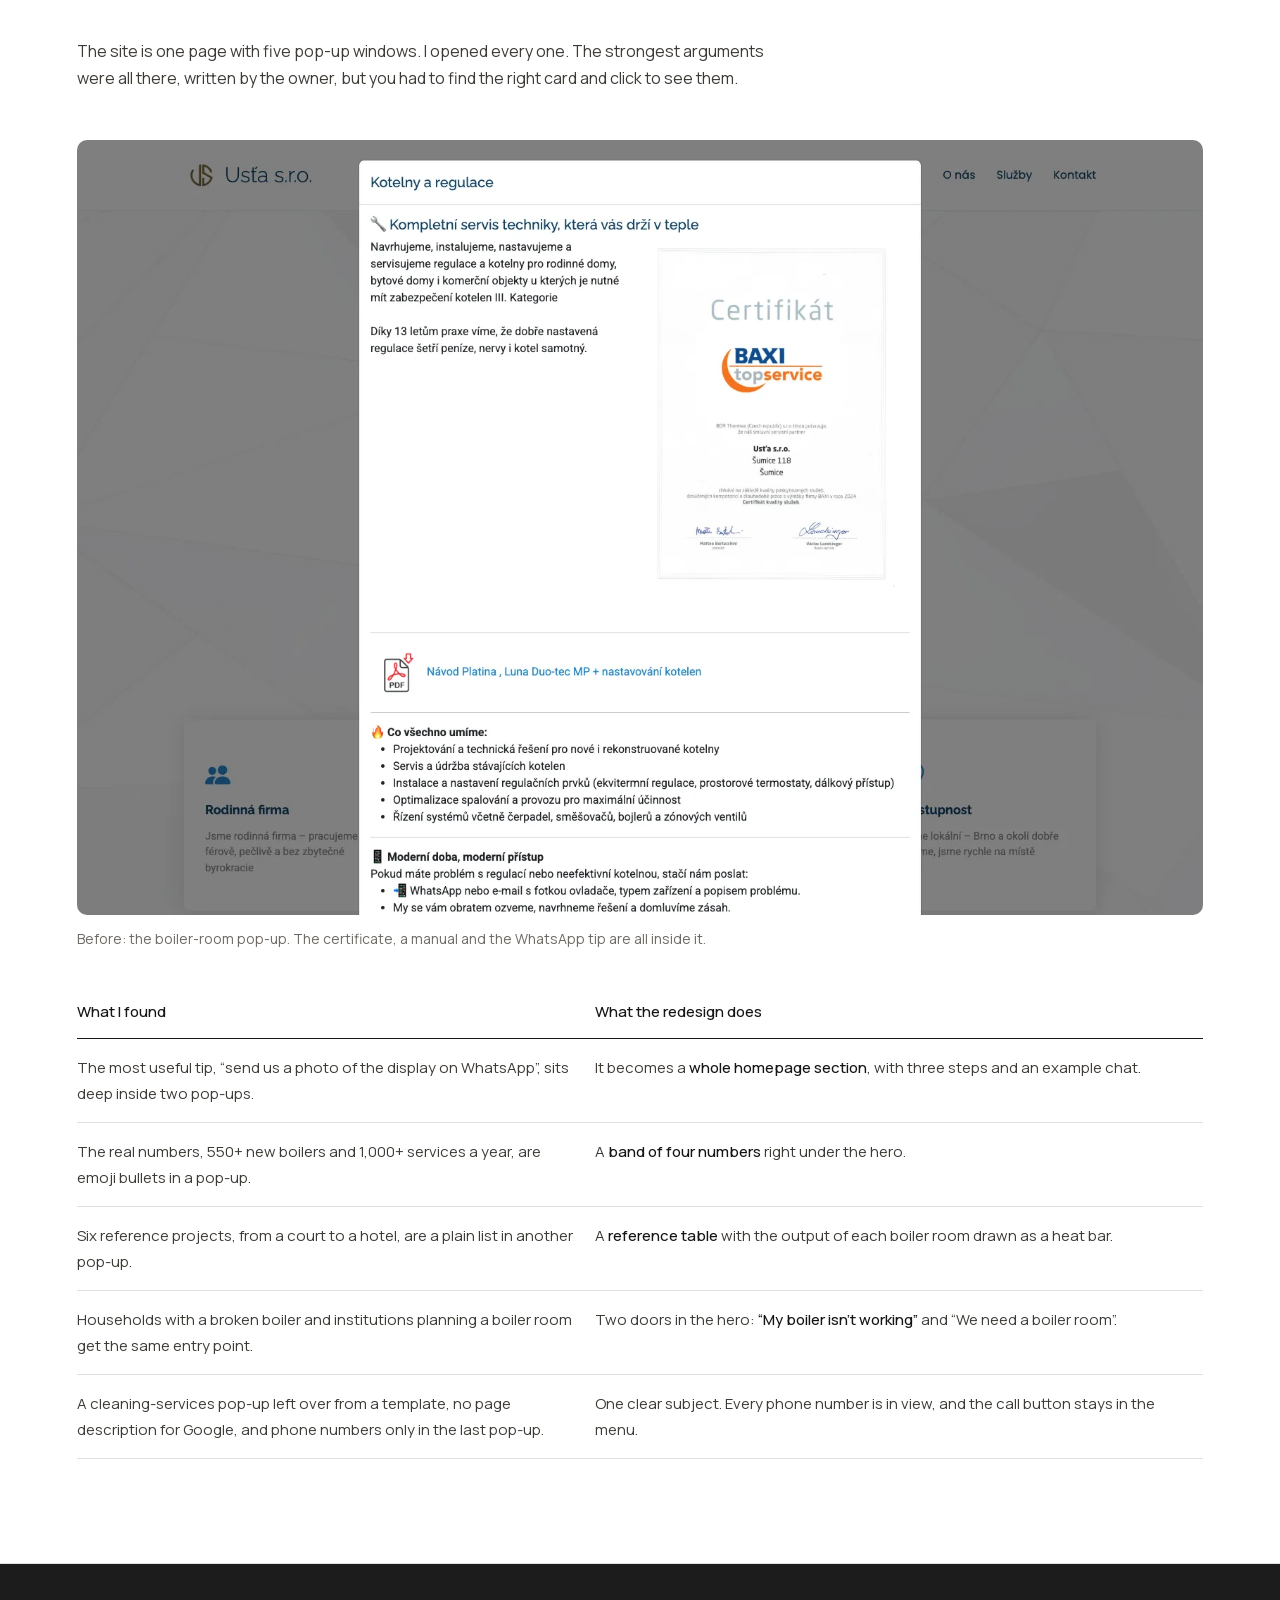
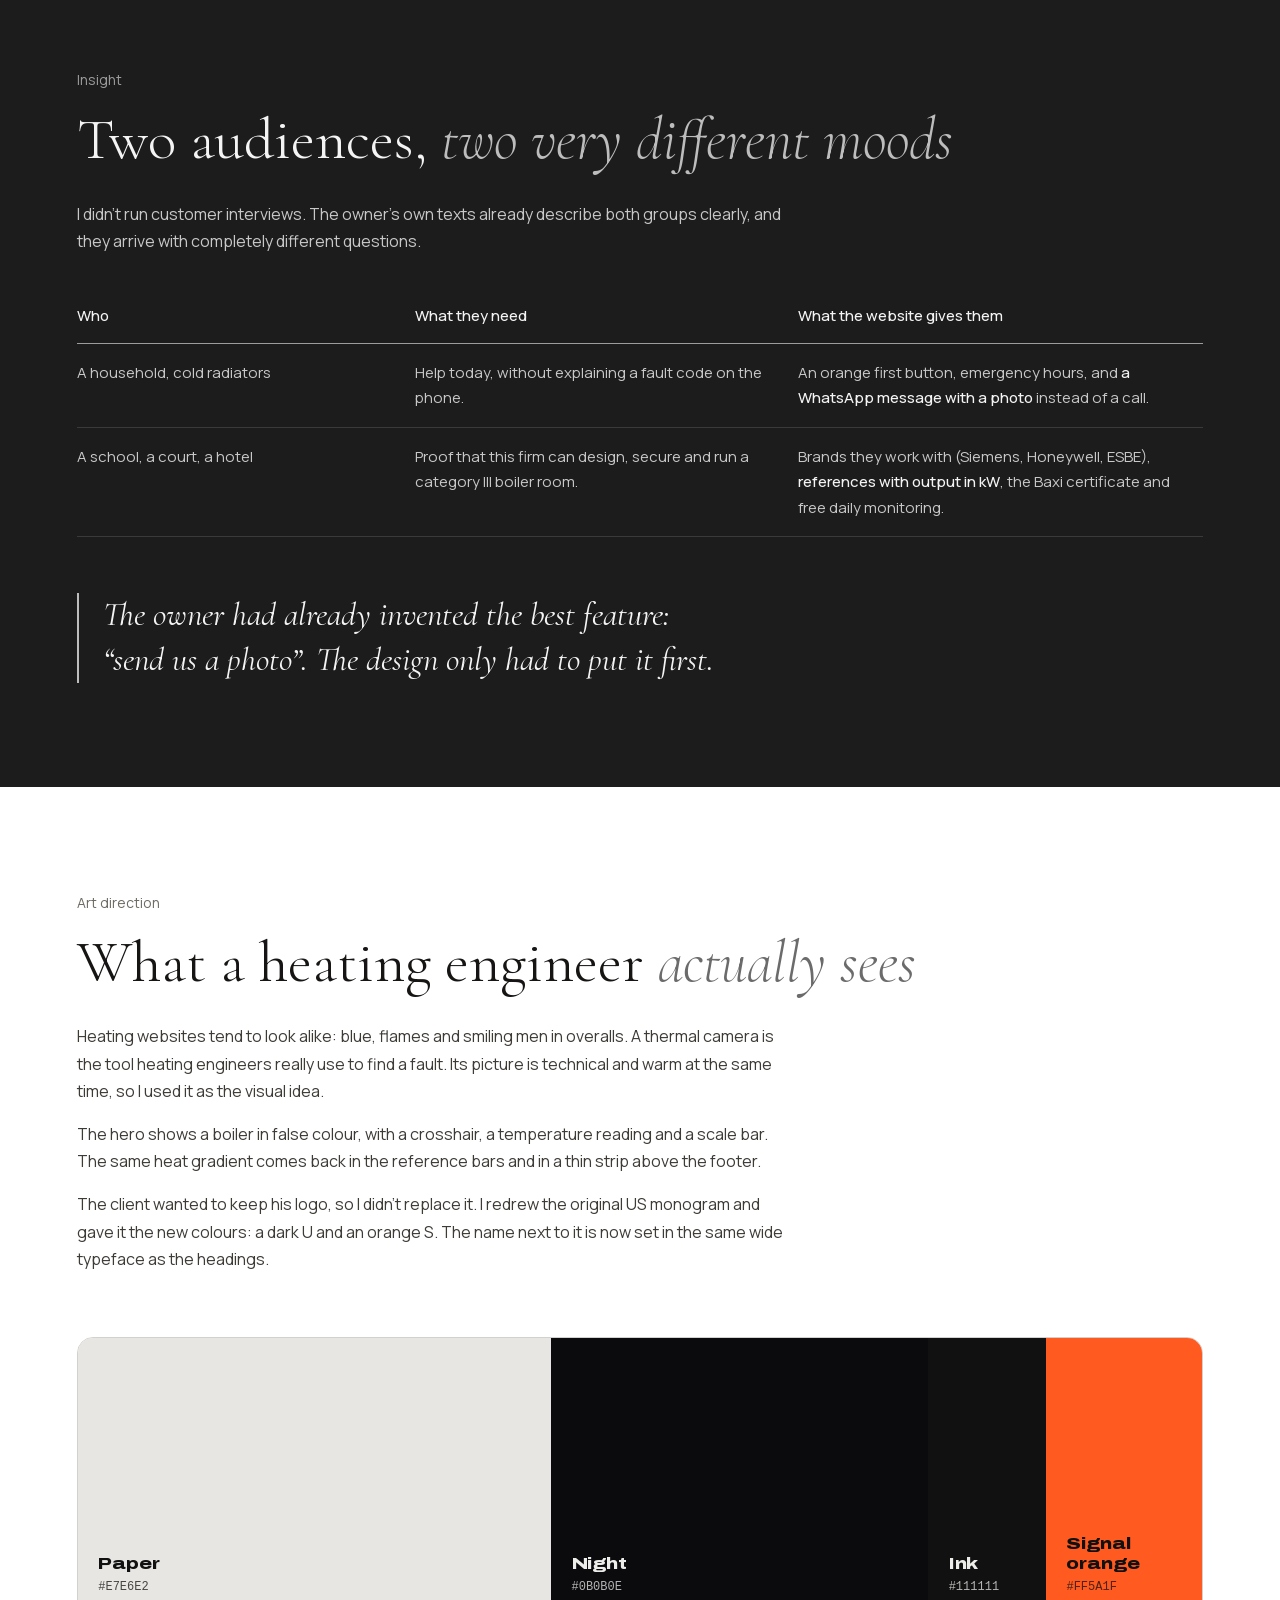
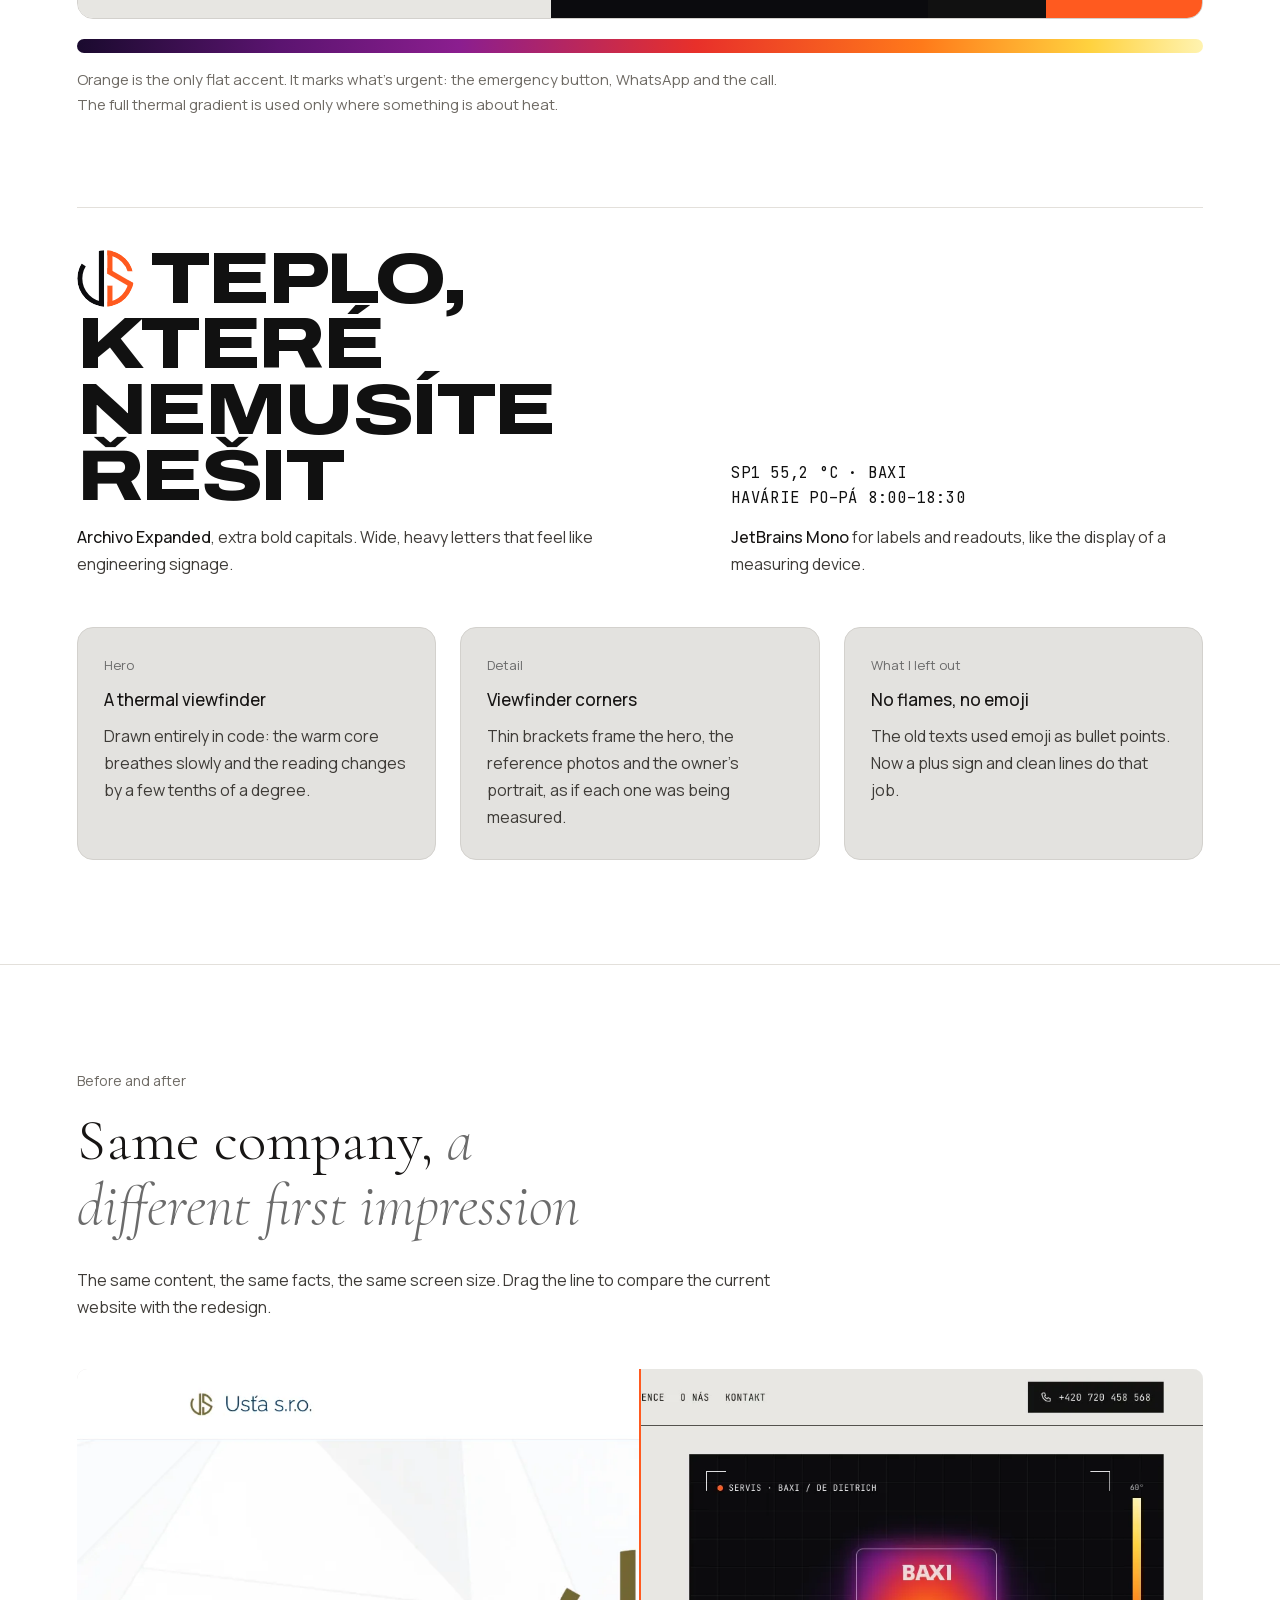
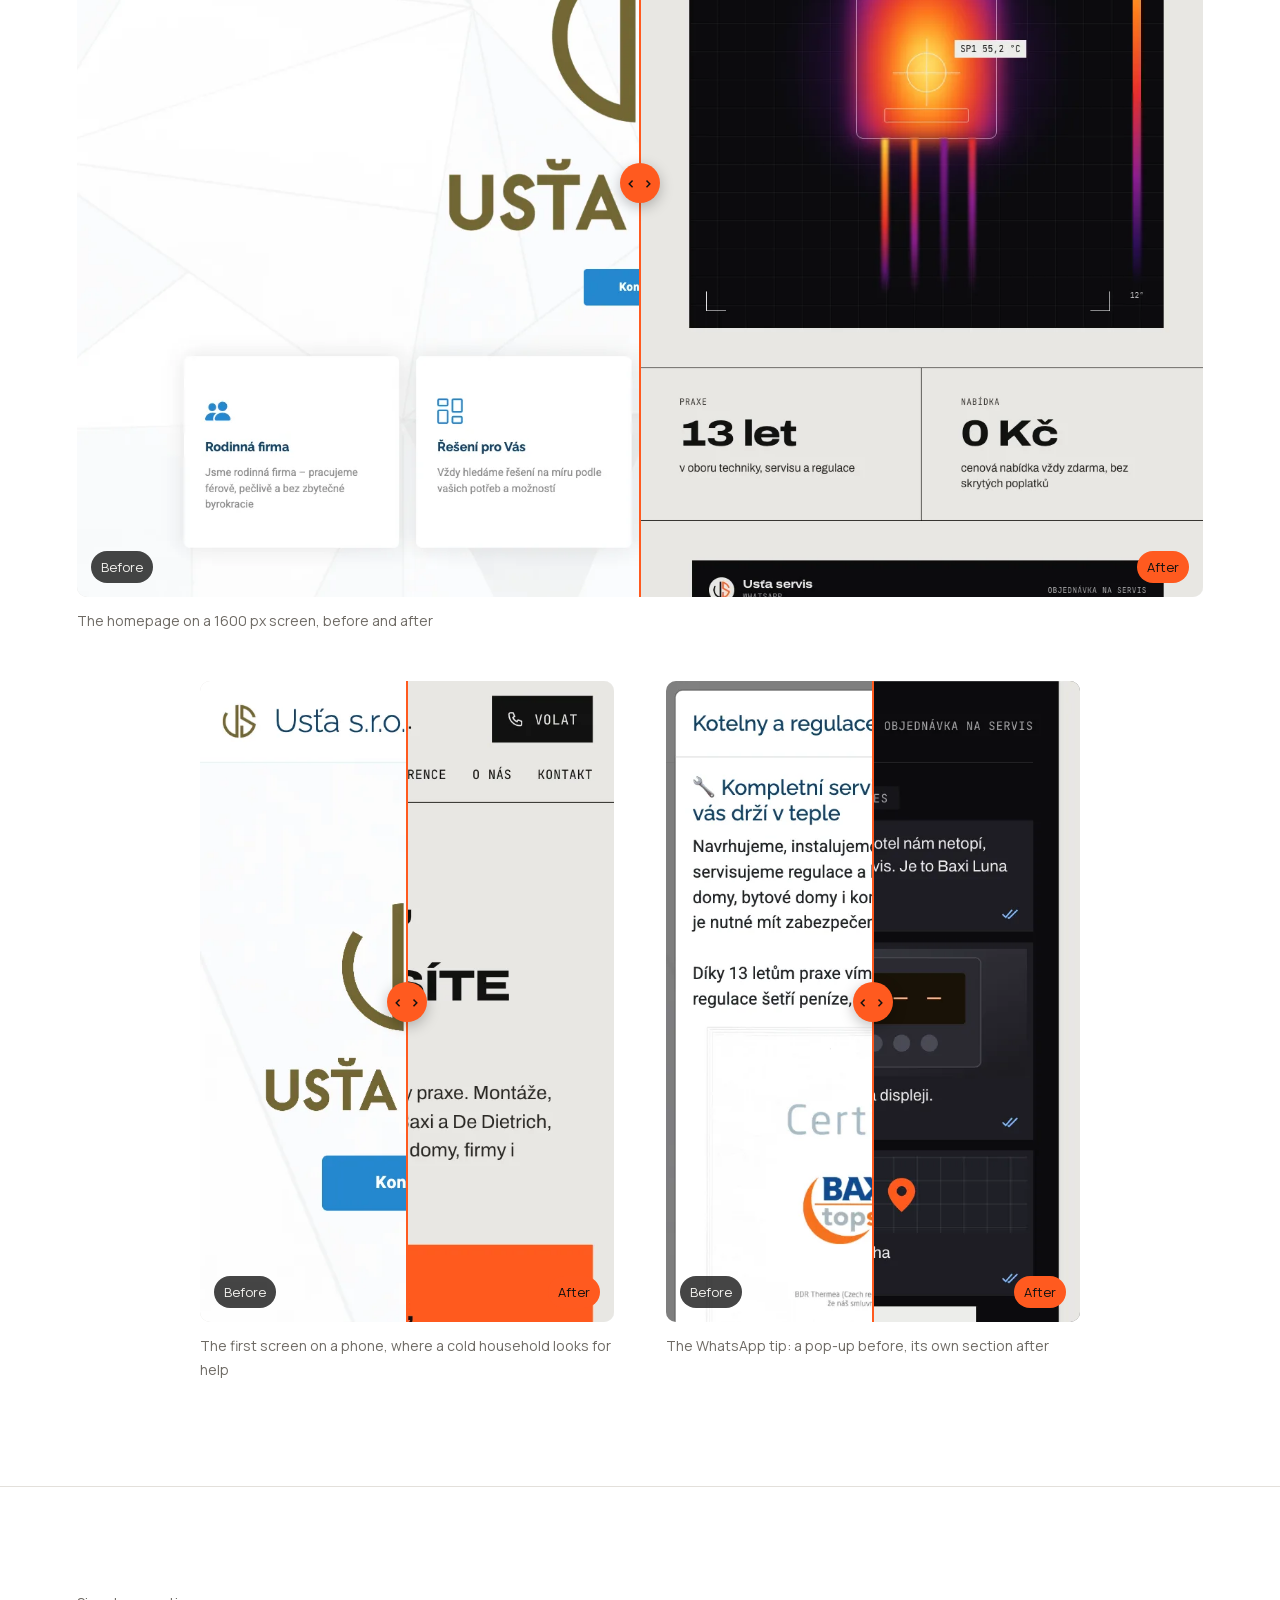
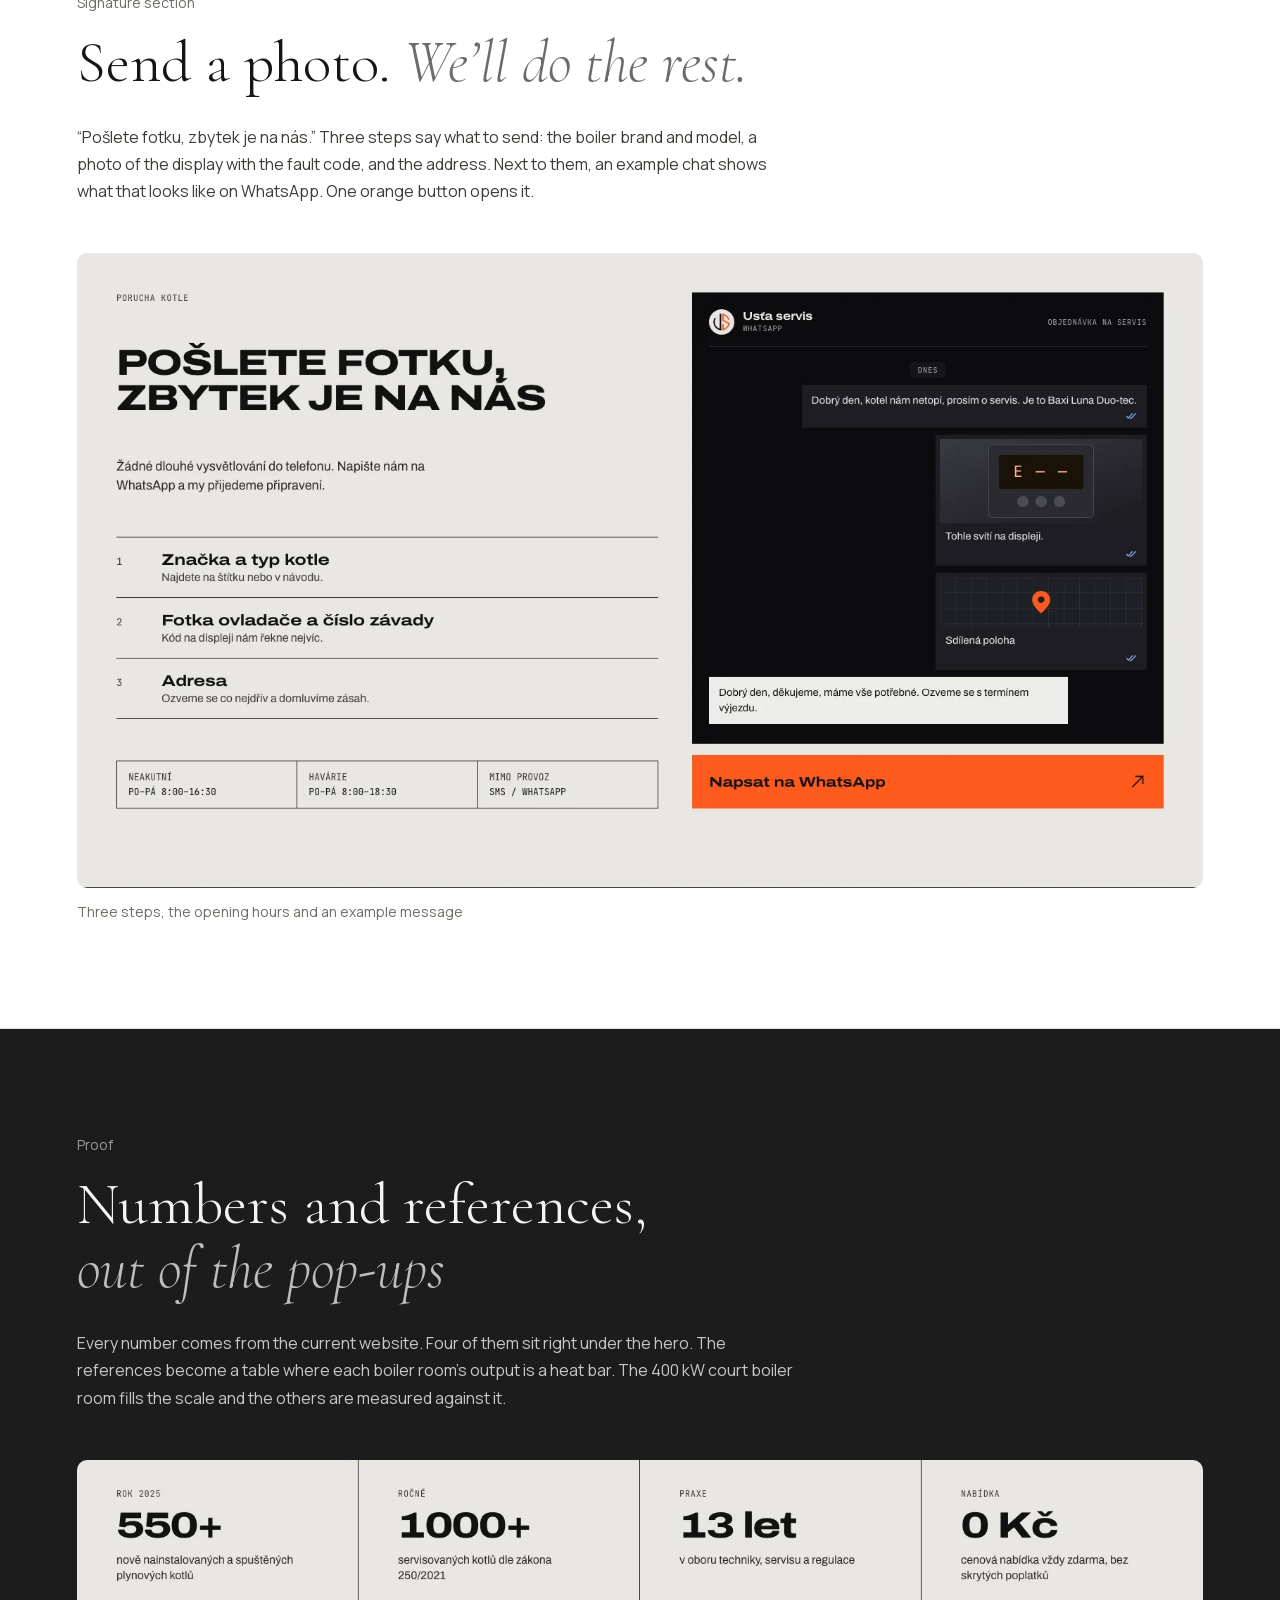
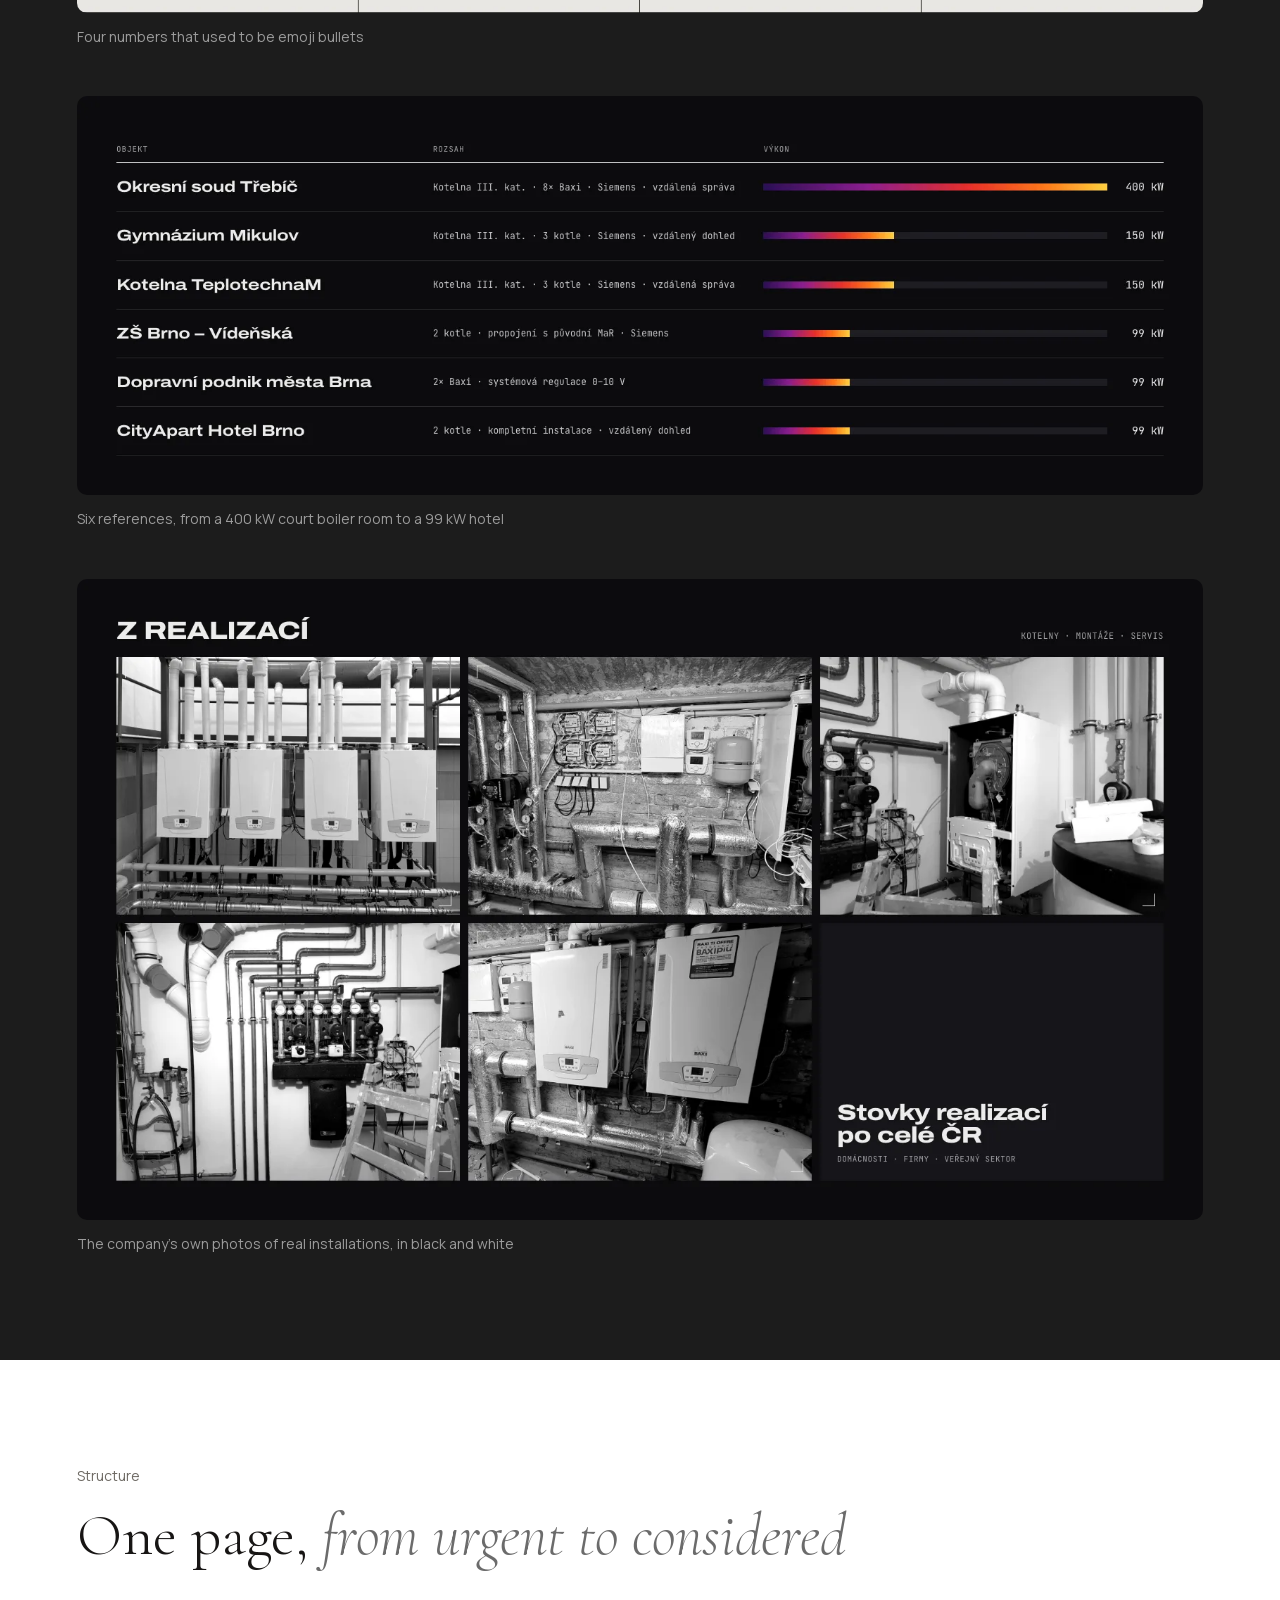
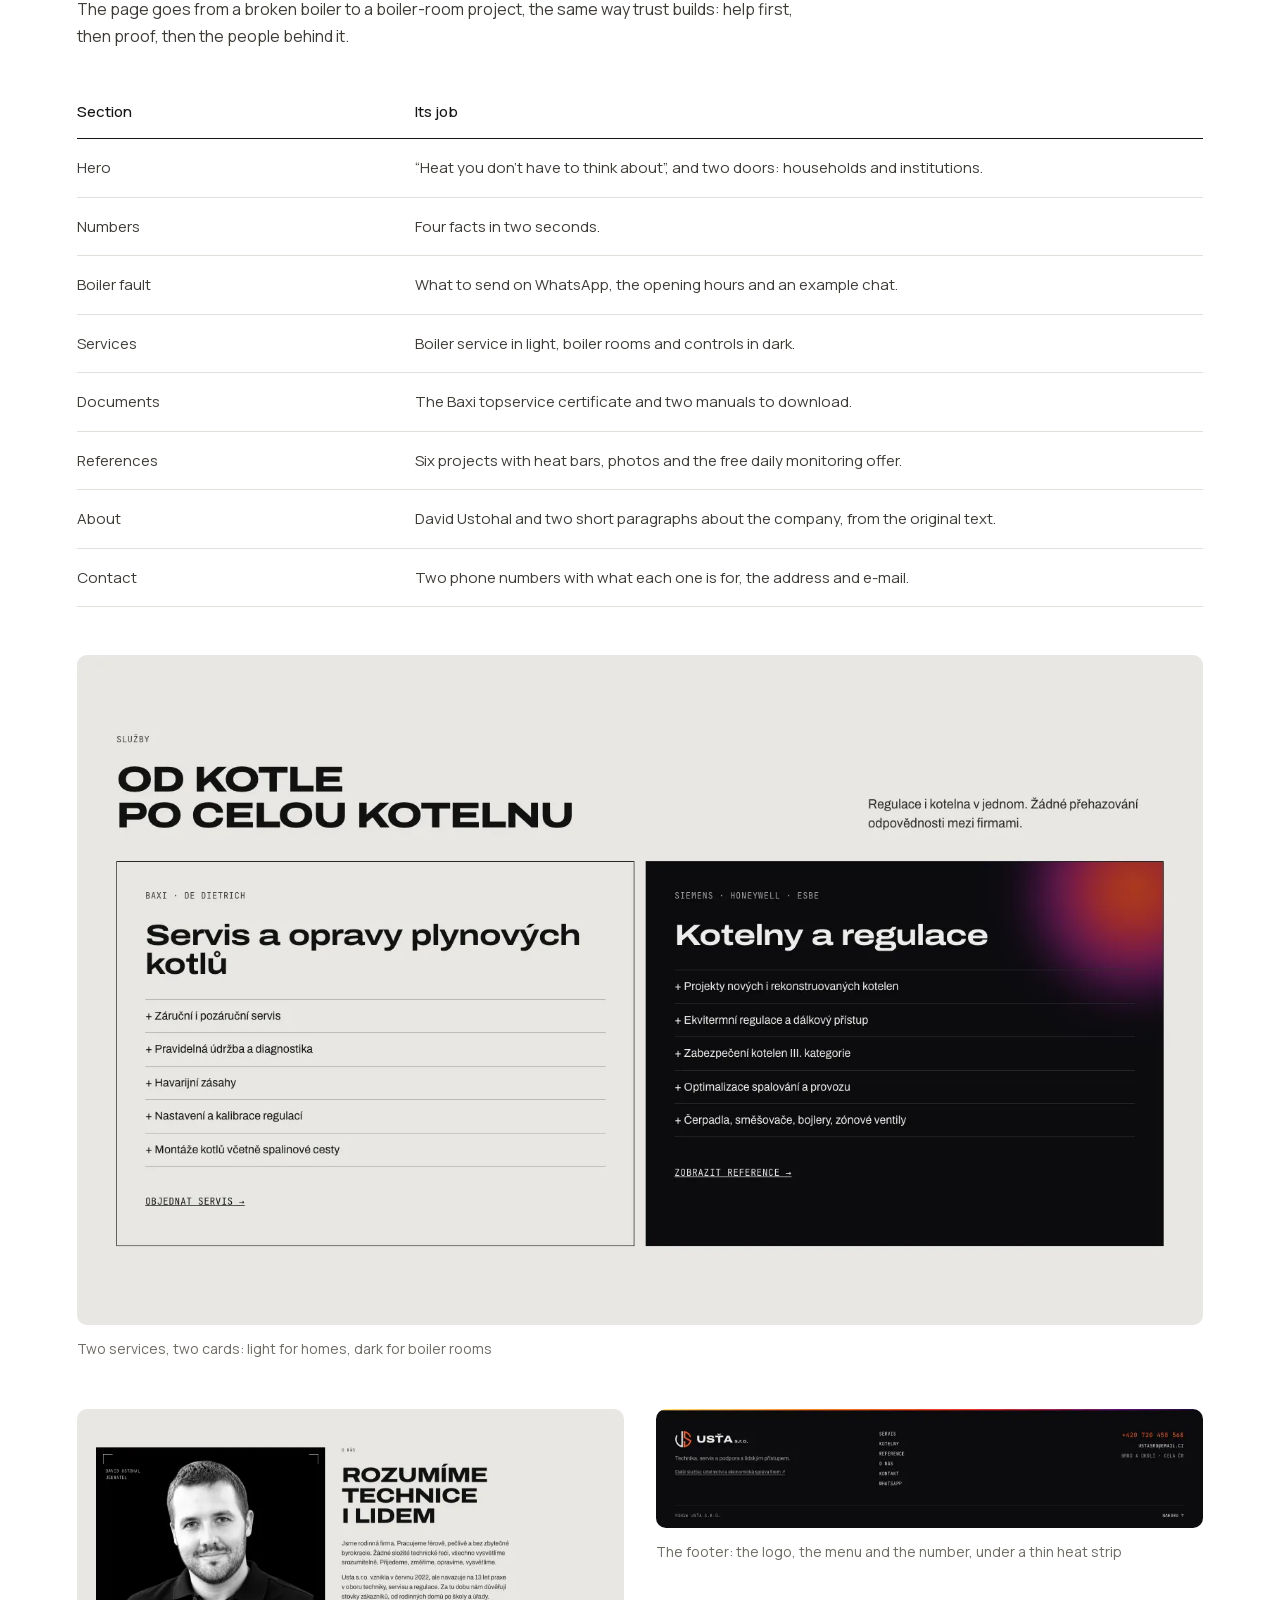
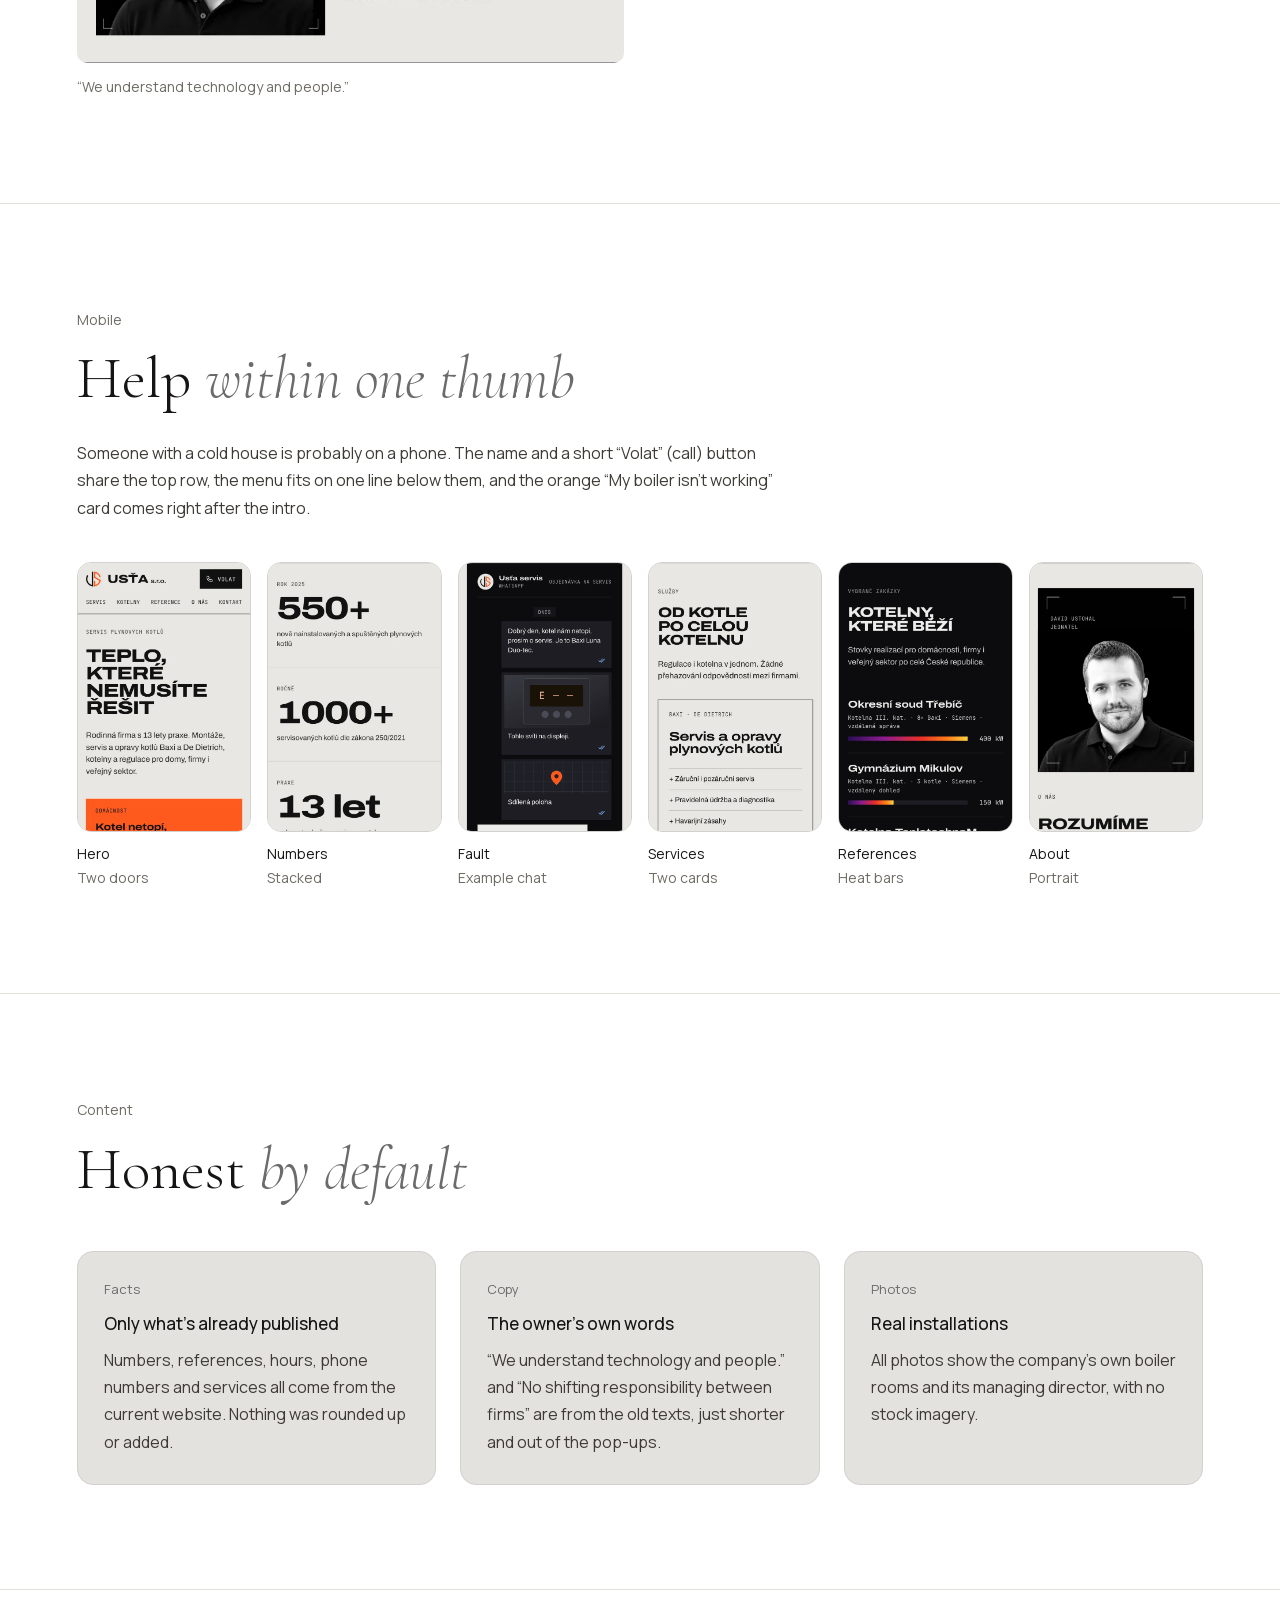
<file: work/usta.html>
<!doctype html>
<html lang="en">
<head>
<meta charset="utf-8">
<meta name="viewport" content="width=device-width, initial-scale=1, viewport-fit=cover">
<title>Usťa s.r.o. website redesign — Inna Macháč Guba</title>
<meta name="description" content="A website redesign for Usťa s.r.o., a family boiler service in Brno: website audit, two audiences, a WhatsApp-first fault report, thermal-camera art direction and a responsive prototype.">
<meta property="og:title" content="A boiler service, seen through a thermal camera">

<link rel="canonical" href="https://design.innaguba.com/work/usta.html">
<meta name="author" content="Inna Macháč Guba">
<meta property="og:type" content="article">
<meta property="og:url" content="https://design.innaguba.com/work/usta.html">
<meta property="og:description" content="A website redesign for Usťa s.r.o., a family boiler service in Brno: website audit, two audiences, a WhatsApp-first fault report, thermal-camera art direction and a responsive prototype.">
<meta property="og:image" content="https://design.innaguba.com/assets/img/og/usta.jpg">
<meta property="og:image:width" content="1200">
<meta property="og:image:height" content="630">
<meta property="og:site_name" content="Inna Guba Design">
<meta name="twitter:card" content="summary_large_image">
<meta name="theme-color" content="#FFFFFF">
<link rel="preload" href="../assets/fonts/cormorant-garamond-normal-latin.woff2" as="font" type="font/woff2" crossorigin>
<link rel="icon" href="../assets/img/favicon.svg?v=4" type="image/svg+xml">
<link rel="icon" href="../assets/img/favicon-32.png?v=4" sizes="32x32" type="image/png">
<link rel="apple-touch-icon" href="../assets/img/apple-touch-icon.png">
<link rel="stylesheet" href="../assets/css/main.css?v=42">
<link rel="stylesheet" href="../assets/css/case.css?v=21">
<link rel="stylesheet" href="../assets/css/portfolio.css?v=16">
<script>document.documentElement.classList.add('js')</script>
<script type="application/ld+json">{"@context":"https://schema.org","@graph":[{"@type":"CreativeWork","@id":"https://design.innaguba.com/work/usta.html#work","name":"A boiler service, seen through a thermal camera","headline":"A boiler service, seen through a thermal camera","description":"A website redesign for Usťa s.r.o., a family boiler service in Brno: website audit, two audiences, a WhatsApp-first fault report, thermal-camera art direction and a responsive prototype.","url":"https://design.innaguba.com/work/usta.html","image":"https://design.innaguba.com/assets/img/og/usta.jpg","inLanguage":"en","author":{"@type":"Person","@id":"https://design.innaguba.com/#inna","name":"Inna Macháč Guba","url":"https://design.innaguba.com/"},"publisher":{"@type":"ProfessionalService","@id":"https://design.innaguba.com/#studio","name":"Inna Guba Design"},"isPartOf":{"@id":"https://design.innaguba.com/#site"}},{"@type":"BreadcrumbList","itemListElement":[{"@type":"ListItem","position":1,"name":"Projects","item":"https://design.innaguba.com/#work"},{"@type":"ListItem","position":2,"name":"A boiler service, seen through a thermal camera","item":"https://design.innaguba.com/work/usta.html"}]}]}</script>
</head>
<body class="case-usta">
<a class="skip" href="#main">Skip to content</a>

<header class="site-head">
  <div class="wrap">
    <button class="menu-btn" type="button" aria-label="Open menu" aria-expanded="false" aria-controls="site-nav"><span></span><span></span></button>
    <a class="name" href="../" aria-label="Inna Macháč Guba, homepage">Inna Macháč Guba</a>
    <nav id="site-nav" aria-label="Main">
      <a href="../#work">Work</a>
      <a href="../#about">About</a>
      <a href="../cv/Inna_Machac_Guba_CV.pdf" target="_blank" rel="noopener">CV</a>
      <a href="../#contact">Contact</a>
    </nav>
  </div>
</header>

<main id="main">

<section class="cs-hero">
  <div class="wrap">
    <p class="eyebrow">Website redesign · Usťa s.r.o.</p>
    <h1>A boiler service, <em class="ed">seen through a thermal camera</em></h1>
    <p class="lead">A redesign for a family boiler service around Brno. They install and repair gas boilers, and build boiler rooms for schools, courts and hotels. Their website hid almost all of that inside pop-up windows.</p>
    <div class="cs-meta">
      <div><b>Client</b>Usťa s.r.o., Brno<br>David Ustohal, managing director</div>
      <div><b>Role</b>Website audit, art direction, structure, copywriting, UI design, responsive prototype</div>
      <div><b>Timeline</b>November 2026<br>Proposal, not live yet</div>
      <div><b>Tools</b>Claude design canvas, HTML, CSS, JavaScript, Claude Code</div>
    </div>
    <div class="cs-cover">
      <img fetchpriority="high" class="shot" src="../assets/img/usta/home-desktop.webp?v=4" srcset="../assets/img/usta/home-desktop-800.webp?v=4 800w, ../assets/img/usta/home-desktop.webp?v=4 1600w" sizes="(max-width: 1200px) 92vw, 1100px" width="1600" height="1176" alt="The redesigned homepage on desktop: “Teplo, které nemusíte řešit” in wide capitals, two cards for households and institutions, and a thermal-camera image of a Baxi boiler">
      <img class="phone" src="../assets/img/usta/home-mobile.webp?v=4" width="600" height="800" alt="The redesigned homepage on a phone">
    </div>
  </div>
</section>

<section class="cs">
  <div class="wrap">
    <p class="eyebrow">Context</p>
    <h2>Thirteen years of work, <em class="ed">one logo and a button</em></h2>
    <div class="prose">
      <p>Usťa is a family company. They service Baxi and De Dietrich boilers, and in 2025 they installed over 550 new ones. They also design and run larger boiler rooms with remote monitoring, for clients like the district court in Třebíč or the Brno public transport company.</p>
      <p>The homepage showed a large logo, a “Kontakt” button and four generic cards. On a phone, the whole first screen was the logo. Nothing said what the company does.</p>
    </div>
    <figure class="figure"><img src="../assets/img/usta/before-desktop.webp?v=2" srcset="../assets/img/usta/before-desktop-800.webp?v=2 800w, ../assets/img/usta/before-desktop.webp?v=2 1600w" sizes="(max-width: 1200px) 92vw, 1100px" width="1600" height="1100" alt="The current homepage: a large monogram logo, a blue Kontakt button and four white cards with icons" loading="lazy"><figcaption>Before: the current homepage</figcaption></figure>
  </div>
</section>

<section class="cs">
  <div class="wrap">
    <p class="eyebrow">Audit</p>
    <h2>The best content <em class="ed">was behind a click</em></h2>
    <div class="prose"><p>The site is one page with five pop-up windows. I opened every one. The strongest arguments were all there, written by the owner, but you had to find the right card and click to see them.</p></div>
    <figure class="figure"><img src="../assets/img/usta/before-modal.webp?v=2" srcset="../assets/img/usta/before-modal-800.webp?v=2 800w, ../assets/img/usta/before-modal.webp?v=2 1600w" sizes="(max-width: 1200px) 92vw, 1100px" width="1600" height="1100" alt="The current site with a pop-up window open: a long text about boiler rooms, a certificate and emoji bullet points" loading="lazy"><figcaption>Before: the boiler-room pop-up. The certificate, a manual and the WhatsApp tip are all inside it.</figcaption></figure>
    <div class="table-wrap">
      <table>
        <thead><tr><th style="width:46%">What I found</th><th>What the redesign does</th></tr></thead>
        <tbody>
          <tr><td>The most useful tip, “send us a photo of the display on WhatsApp”, sits deep inside two pop-ups.</td><td>It becomes a <b>whole homepage section</b>, with three steps and an example chat.</td></tr>
          <tr><td>The real numbers, 550+ new boilers and 1,000+ services a year, are emoji bullets in a pop-up.</td><td>A <b>band of four numbers</b> right under the hero.</td></tr>
          <tr><td>Six reference projects, from a court to a hotel, are a plain list in another pop-up.</td><td>A <b>reference table</b> with the output of each boiler room drawn as a heat bar.</td></tr>
          <tr><td>Households with a broken boiler and institutions planning a boiler room get the same entry point.</td><td>Two doors in the hero: <b>“My boiler isn’t working”</b> and “We need a boiler room”.</td></tr>
          <tr><td>A cleaning-services pop-up left over from a template, no page description for Google, and phone numbers only in the last pop-up.</td><td>One clear subject. Every phone number is in view, and the call button stays in the menu.</td></tr>
        </tbody>
      </table>
    </div>
  </div>
</section>

<section class="cs night">
  <div class="wrap">
    <p class="eyebrow">Insight</p>
    <h2>Two audiences, <em class="ed">two very different moods</em></h2>
    <div class="prose"><p>I didn’t run customer interviews. The owner’s own texts already describe both groups clearly, and they arrive with completely different questions.</p></div>
    <div class="table-wrap">
      <table>
        <thead><tr><th style="width:30%">Who</th><th style="width:34%">What they need</th><th>What the website gives them</th></tr></thead>
        <tbody>
          <tr><td>A household, cold radiators</td><td>Help today, without explaining a fault code on the phone.</td><td>An orange first button, emergency hours, and <b>a WhatsApp message with a photo</b> instead of a call.</td></tr>
          <tr><td>A school, a court, a hotel</td><td>Proof that this firm can design, secure and run a category III boiler room.</td><td>Brands they work with (Siemens, Honeywell, ESBE), <b>references with output in kW</b>, the Baxi certificate and free daily monitoring.</td></tr>
        </tbody>
      </table>
    </div>
    <p class="callout">The owner had already invented the best feature: “send us a photo”. The design only had to put it first.</p>
  </div>
</section>

<section class="cs">
  <div class="wrap">
    <p class="eyebrow">Art direction</p>
    <h2>What a heating engineer <em class="ed">actually sees</em></h2>
    <div class="prose">
      <p>Heating websites tend to look alike: blue, flames and smiling men in overalls. A thermal camera is the tool heating engineers really use to find a fault. Its picture is technical and warm at the same time, so I used it as the visual idea.</p>
      <p>The hero shows a boiler in false colour, with a crosshair, a temperature reading and a scale bar. The same heat gradient comes back in the reference bars and in a thin strip above the footer.</p>
      <p>The client wanted to keep his logo, so I didn’t replace it. I redrew the original US monogram and gave it the new colours: a dark U and an orange S. The name next to it is now set in the same wide typeface as the headings.</p>
    </div>

    <div class="nu-palette" role="list" aria-label="Colour palette">
      <div class="nu-sw us-sw" role="listitem" style="--c:#E7E6E2;--t:#111;flex:45"><b>Paper</b><code>#E7E6E2</code></div>
      <div class="nu-sw us-sw" role="listitem" style="--c:#0B0B0E;--t:#EDEDEA;flex:35"><b>Night</b><code>#0B0B0E</code></div>
      <div class="nu-sw us-sw" role="listitem" style="--c:#111111;--t:#EDEDEA;flex:8"><b>Ink</b><code>#111111</code></div>
      <div class="nu-sw us-sw" role="listitem" style="--c:#FF5A1F;--t:#111;flex:12"><b>Signal orange</b><code>#FF5A1F</code></div>
    </div>
    <div class="us-heat" aria-hidden="true"></div>
    <p class="nu-small">Orange is the only flat accent. It marks what’s urgent: the emergency button, WhatsApp and the call. The full thermal gradient is used only where something is about heat.</p>

    <div class="nu-type">
      <div>
        <p class="us-g"><span class="us-mark" aria-hidden="true"></span>Teplo, které nemusíte řešit</p>
        <p><b>Archivo Expanded</b>, extra bold capitals. Wide, heavy letters that feel like engineering signage.</p>
      </div>
      <div>
        <p class="us-m">SP1 55,2 °C · BAXI<br>HAVÁRIE PO–PÁ 8:00–18:30</p>
        <p><b>JetBrains Mono</b> for labels and readouts, like the display of a measuring device.</p>
      </div>
    </div>

    <div class="cards">
      <div class="card"><p class="k">Hero</p><h3>A thermal viewfinder</h3><p>Drawn entirely in code: the warm core breathes slowly and the reading changes by a few tenths of a degree.</p></div>
      <div class="card"><p class="k">Detail</p><h3>Viewfinder corners</h3><p>Thin brackets frame the hero, the reference photos and the owner’s portrait, as if each one was being measured.</p></div>
      <div class="card"><p class="k">What I left out</p><h3>No flames, no emoji</h3><p>The old texts used emoji as bullet points. Now a plus sign and clean lines do that job.</p></div>
    </div>
  </div>
</section>

<section class="cs">
  <div class="wrap">
    <p class="eyebrow">Before and after</p>
    <h2>Same company, <em class="ed">a different first impression</em></h2>
    <div class="prose"><p>The same content, the same facts, the same screen size. Drag the line to compare the current website with the redesign.</p></div>

    <figure class="figure">
      <div class="ba" style="--pos:50%;aspect-ratio:1600/1176">
        <img src="../assets/img/usta/before-tall.webp?v=2" srcset="../assets/img/usta/before-tall-800.webp?v=2 800w, ../assets/img/usta/before-tall.webp?v=2 1600w" sizes="(max-width: 1200px) 92vw, 1100px" width="1600" height="1176" alt="Before: the current homepage with a large logo" loading="lazy">
        <img class="ba-after" src="../assets/img/usta/home-desktop.webp?v=4" srcset="../assets/img/usta/home-desktop-800.webp?v=4 800w, ../assets/img/usta/home-desktop.webp?v=4 1600w" sizes="(max-width: 1200px) 92vw, 1100px" width="1600" height="1176" alt="After: the redesigned homepage" loading="lazy">
        <span class="ba-tag">Before</span><span class="ba-tag ba-tag--after">After</span>
        <span class="ba-line" aria-hidden="true"></span>
        <input class="ba-range" type="range" min="0" max="100" value="50" aria-label="Compare before and after, desktop homepage">
      </div>
      <figcaption>The homepage on a 1600 px screen, before and after</figcaption>
    </figure>

    <div class="nu-ba2">
      <figure class="figure">
        <div class="ba" style="--pos:50%;aspect-ratio:600/929">
          <img src="../assets/img/usta/before-mobile.webp?v=2" width="600" height="929" alt="Before: the current homepage on a phone, only the logo and a button" loading="lazy">
          <img class="ba-after" src="../assets/img/usta/m-hero.webp?v=4" width="600" height="929" alt="After: the redesigned homepage on a phone" loading="lazy">
          <span class="ba-tag">Before</span><span class="ba-tag ba-tag--after">After</span>
          <span class="ba-line" aria-hidden="true"></span>
          <input class="ba-range" type="range" min="0" max="100" value="50" aria-label="Compare before and after, phone homepage">
        </div>
        <figcaption>The first screen on a phone, where a cold household looks for help</figcaption>
      </figure>
      <figure class="figure">
        <div class="ba" style="--pos:50%;aspect-ratio:600/929">
          <img src="../assets/img/usta/before-mmodal.webp?v=2" width="600" height="929" alt="Before: the boiler-room pop-up on a phone" loading="lazy">
          <img class="ba-after" src="../assets/img/usta/m-chat.webp?v=4" width="600" height="929" alt="After: the example WhatsApp chat on a phone" loading="lazy">
          <span class="ba-tag">Before</span><span class="ba-tag ba-tag--after">After</span>
          <span class="ba-line" aria-hidden="true"></span>
          <input class="ba-range" type="range" min="0" max="100" value="50" aria-label="Compare before and after, the WhatsApp instructions on a phone">
        </div>
        <figcaption>The WhatsApp tip: a pop-up before, its own section after</figcaption>
      </figure>
    </div>
  </div>
</section>

<section class="cs">
  <div class="wrap">
    <p class="eyebrow">Signature section</p>
    <h2>Send a photo. <em class="ed">We’ll do the rest.</em></h2>
    <div class="prose"><p>“Pošlete fotku, zbytek je na nás.” Three steps say what to send: the boiler brand and model, a photo of the display with the fault code, and the address. Next to them, an example chat shows what that looks like on WhatsApp. One orange button opens it.</p></div>
    <figure class="figure"><img src="../assets/img/usta/porucha.webp?v=4" srcset="../assets/img/usta/porucha-800.webp?v=4 800w, ../assets/img/usta/porucha.webp?v=4 1600w" sizes="(max-width: 1200px) 92vw, 1100px" width="1600" height="902" alt="The fault section: three numbered steps and opening hours on the left, an example WhatsApp chat with a boiler display photo and a shared location on the right" loading="lazy"><figcaption>Three steps, the opening hours and an example message</figcaption></figure>
  </div>
</section>

<section class="cs night">
  <div class="wrap">
    <p class="eyebrow">Proof</p>
    <h2>Numbers and references, <em class="ed">out of the pop-ups</em></h2>
    <div class="prose"><p>Every number comes from the current website. Four of them sit right under the hero. The references become a table where each boiler room’s output is a heat bar. The 400 kW court boiler room fills the scale and the others are measured against it.</p></div>
    <figure class="figure"><img src="../assets/img/usta/stats.webp?v=4" width="1600" height="217" alt="A light band with four numbers: 550+ new boilers in 2025, 1000+ services a year, 13 years, free quotes" loading="lazy"><figcaption>Four numbers that used to be emoji bullets</figcaption></figure>
    <figure class="figure"><img src="../assets/img/usta/ref-table.webp?v=4" srcset="../assets/img/usta/ref-table-800.webp?v=4 800w, ../assets/img/usta/ref-table.webp?v=4 1600w" sizes="(max-width: 1200px) 92vw, 1100px" width="1600" height="566" alt="The reference table: six projects with their scope and output in kilowatts drawn as heat bars" loading="lazy"><figcaption>Six references, from a 400 kW court boiler room to a 99 kW hotel</figcaption></figure>
    <figure class="figure"><img src="../assets/img/usta/gallery.webp?v=4" srcset="../assets/img/usta/gallery-800.webp?v=4 800w, ../assets/img/usta/gallery.webp?v=4 1600w" sizes="(max-width: 1200px) 92vw, 1100px" width="1600" height="911" alt="Five photos of real boiler rooms in black and white, with viewfinder corners" loading="lazy"><figcaption>The company’s own photos of real installations, in black and white</figcaption></figure>
  </div>
</section>

<section class="cs">
  <div class="wrap">
    <p class="eyebrow">Structure</p>
    <h2>One page, <em class="ed">from urgent to considered</em></h2>
    <div class="prose"><p>The page goes from a broken boiler to a boiler-room project, the same way trust builds: help first, then proof, then the people behind it.</p></div>
    <div class="table-wrap">
      <table>
        <thead><tr><th style="width:30%">Section</th><th>Its job</th></tr></thead>
        <tbody>
          <tr><td>Hero</td><td>“Heat you don’t have to think about”, and two doors: households and institutions.</td></tr>
          <tr><td>Numbers</td><td>Four facts in two seconds.</td></tr>
          <tr><td>Boiler fault</td><td>What to send on WhatsApp, the opening hours and an example chat.</td></tr>
          <tr><td>Services</td><td>Boiler service in light, boiler rooms and controls in dark.</td></tr>
          <tr><td>Documents</td><td>The Baxi topservice certificate and two manuals to download.</td></tr>
          <tr><td>References</td><td>Six projects with heat bars, photos and the free daily monitoring offer.</td></tr>
          <tr><td>About</td><td>David Ustohal and two short paragraphs about the company, from the original text.</td></tr>
          <tr><td>Contact</td><td>Two phone numbers with what each one is for, the address and e-mail.</td></tr>
        </tbody>
      </table>
    </div>
    <figure class="figure"><img src="../assets/img/usta/services.webp?v=4" srcset="../assets/img/usta/services-800.webp?v=4 800w, ../assets/img/usta/services.webp?v=4 1600w" sizes="(max-width: 1200px) 92vw, 1100px" width="1600" height="952" alt="Services: a light card for boiler service and a dark card with a heat glow for boiler rooms and controls" loading="lazy"><figcaption>Two services, two cards: light for homes, dark for boiler rooms</figcaption></figure>
    <div class="fig-grid">
      <figure class="figure"><img src="../assets/img/usta/onas.webp?v=4" srcset="../assets/img/usta/onas-800.webp?v=4 800w, ../assets/img/usta/onas.webp?v=4 1600w" sizes="(max-width: 900px) 92vw, 540px" width="1600" height="741" alt="About: a black and white portrait of David Ustohal in viewfinder corners, next to “Rozumíme technice i lidem”" loading="lazy"><figcaption>“We understand technology and people.”</figcaption></figure>
      <figure class="figure"><img src="../assets/img/usta/footer.webp?v=4" srcset="../assets/img/usta/footer-800.webp?v=4 800w, ../assets/img/usta/footer.webp?v=4 1600w" sizes="(max-width: 900px) 92vw, 540px" width="1600" height="347" alt="The footer: the Usťa logo, the menu and the phone number in orange, under a thin heat-gradient strip" loading="lazy"><figcaption>The footer: the logo, the menu and the number, under a thin heat strip</figcaption></figure>
    </div>
  </div>
</section>

<section class="cs">
  <div class="wrap">
    <p class="eyebrow">Mobile</p>
    <h2>Help <em class="ed">within one thumb</em></h2>
    <div class="prose"><p>Someone with a cold house is probably on a phone. The name and a short “Volat” (call) button share the top row, the menu fits on one line below them, and the orange “My boiler isn’t working” card comes right after the intro.</p></div>
    <div class="phones phones-even">
      <figure><img src="../assets/img/usta/m-hero.webp?v=4" width="600" height="929" alt="Phone: hero with the headline and the emergency card" loading="lazy"><figcaption>Hero<span>Two doors</span></figcaption></figure>
      <figure><img src="../assets/img/usta/m-stats.webp?v=4" width="600" height="929" alt="Phone: the four numbers stacked" loading="lazy"><figcaption>Numbers<span>Stacked</span></figcaption></figure>
      <figure><img src="../assets/img/usta/m-chat.webp?v=4" width="600" height="929" alt="Phone: the example WhatsApp chat" loading="lazy"><figcaption>Fault<span>Example chat</span></figcaption></figure>
      <figure><img src="../assets/img/usta/m-services.webp?v=4" width="600" height="929" alt="Phone: services" loading="lazy"><figcaption>Services<span>Two cards</span></figcaption></figure>
      <figure><img src="../assets/img/usta/m-reference.webp?v=4" width="600" height="929" alt="Phone: references with heat bars" loading="lazy"><figcaption>References<span>Heat bars</span></figcaption></figure>
      <figure><img src="../assets/img/usta/m-onas.webp?v=4" width="600" height="929" alt="Phone: about section with the portrait" loading="lazy"><figcaption>About<span>Portrait</span></figcaption></figure>
    </div>
  </div>
</section>

<section class="cs">
  <div class="wrap">
    <p class="eyebrow">Content</p>
    <h2>Honest <em class="ed">by default</em></h2>
    <div class="cards">
      <div class="card"><p class="k">Facts</p><h3>Only what’s already published</h3><p>Numbers, references, hours, phone numbers and services all come from the current website. Nothing was rounded up or added.</p></div>
      <div class="card"><p class="k">Copy</p><h3>The owner’s own words</h3><p>“We understand technology and people.” and “No shifting responsibility between firms” are from the old texts, just shorter and out of the pop-ups.</p></div>
      <div class="card"><p class="k">Photos</p><h3>Real installations</h3><p>All photos show the company’s own boiler rooms and its managing director, with no stock imagery.</p></div>
    </div>
  </div>
</section>

<section class="cs">
  <div class="wrap">
    <p class="eyebrow">Next</p>
    <h2>From proposal <em class="ed">to a website that gets calls</em></h2>
    <div class="prose">
      <p>This is a working prototype, not a launched site, so there are no results to report yet. These are the next steps:</p>
    </div>
    <div class="cards two">
      <div class="card"><p class="k">Before launch</p><ul><li>Go through the proposal with the client and agree on the details.</li><li>Move the PDF manuals and the certificate to the new site.</li><li>Add a company ID, a privacy page and a page description for search.</li></ul></div>
      <div class="card"><p class="k">To validate</p><ul><li>A short test on a phone: “report a broken boiler” and “find a boiler-room reference”.</li><li>Count WhatsApp messages and calls from the website before and after launch.</li></ul></div>
    </div>
    <div class="next">
      <a class="line-link" href="../#work">Back to all work</a>
    </div>
  </div>
</section>

</main>

<footer class="site-foot">
  <div class="wrap">
    <div class="foot-bar">
      <span>© 2026 Inna Macháč Guba</span>
      <span><a href="../#contact">Get in touch</a></span>
    </div>
  </div>
</footer>
<script src="../assets/js/main.js?v=10" defer></script>
<script>
  // before/after sliders: the range input moves the dividing line
  document.querySelectorAll('.ba').forEach(function (ba) {
    var r = ba.querySelector('.ba-range');
    r.addEventListener('input', function () { ba.style.setProperty('--pos', r.value + '%'); });
  });
</script>
</body>
</html>
</file>
<file: assets/css/main.css>
/* Inna Macháč Guba — design.innaguba.com
   Quiet, editorial and strict: Cormorant Garamond for headings, Jost for text (same as the innaguba.com logo),
   soft grey-green paper, sage as the only accent, thin lines instead of boxes. */


@font-face{font-family:'Jost';font-style:normal;font-weight:300 800;font-display:swap;src:url(../fonts/jost-normal-latin.woff2) format('woff2');unicode-range:U+0000-00FF,U+0131,U+0152-0153,U+02BB-02BC,U+02C6,U+02DA,U+02DC,U+0304,U+0308,U+0329,U+2000-206F,U+20AC,U+2122,U+2191,U+2193,U+2212,U+2215,U+FEFF,U+FFFD}
@font-face{font-family:'Jost';font-style:normal;font-weight:300 800;font-display:swap;src:url(../fonts/jost-normal-latin-ext.woff2) format('woff2');unicode-range:U+0100-02BA,U+02BD-02C5,U+02C7-02CC,U+02CE-02D7,U+02DD-02FF,U+0304,U+0308,U+0329,U+1D00-1DBF,U+1E00-1E9F,U+1EF2-1EFF,U+2020,U+20A0-20AB,U+20AD-20C4,U+2113,U+2C60-2C7F,U+A720-A7FF}
/* Cormorant Garamond: the light, airy display serif of every headline */
@font-face{font-family:'Cormorant Garamond';font-style:normal;font-weight:300 700;font-display:swap;src:url(../fonts/cormorant-garamond-normal-latin.woff2) format('woff2');unicode-range:U+0000-00FF,U+0131,U+0152-0153,U+02BB-02BC,U+02C6,U+02DA,U+02DC,U+0304,U+0308,U+0329,U+2000-206F,U+20AC,U+2122,U+2191,U+2193,U+2212,U+2215,U+FEFF,U+FFFD}
@font-face{font-family:'Cormorant Garamond';font-style:normal;font-weight:300 700;font-display:swap;src:url(../fonts/cormorant-garamond-normal-latin-ext.woff2) format('woff2');unicode-range:U+0100-02BA,U+02BD-02C5,U+02C7-02CC,U+02CE-02D7,U+02DD-02FF,U+0304,U+0308,U+0329,U+1D00-1DBF,U+1E00-1E9F,U+1EF2-1EFF,U+2020,U+20A0-20AB,U+20AD-20C4,U+2113,U+2C60-2C7F,U+A720-A7FF}
@font-face{font-family:'Cormorant Garamond';font-style:italic;font-weight:300 700;font-display:swap;src:url(../fonts/cormorant-garamond-italic-latin.woff2) format('woff2');unicode-range:U+0000-00FF,U+0131,U+0152-0153,U+02BB-02BC,U+02C6,U+02DA,U+02DC,U+0304,U+0308,U+0329,U+2000-206F,U+20AC,U+2122,U+2191,U+2193,U+2212,U+2215,U+FEFF,U+FFFD}
@font-face{font-family:'Cormorant Garamond';font-style:italic;font-weight:300 700;font-display:swap;src:url(../fonts/cormorant-garamond-italic-latin-ext.woff2) format('woff2');unicode-range:U+0100-02BA,U+02BD-02C5,U+02C7-02CC,U+02CE-02D7,U+02DD-02FF,U+0304,U+0308,U+0329,U+1D00-1DBF,U+1E00-1E9F,U+1EF2-1EFF,U+2020,U+20A0-20AB,U+20AD-20C4,U+2113,U+2C60-2C7F,U+A720-A7FF}

:root{
  --paper:#F2F3F0;      /* page */
  --sand:#E2E7DF;       /* services band */
  --night:#2C3530;      /* process band, footer */
  --ink:#1B1F1C;        /* headings */
  --body:#3A403B;       /* text */
  --mute:#646B65;       /* labels, captions */
  --line:#D5D9D3;
  --walnut:#3D6442;     /* the one accent (name kept from the first palette) */
  --logo-accent:#3F6A44; /* a touch deeper, for "Design" in the wordmark */
  --cream:#EDF1EB;      /* text on dark */
  --gold:#B5C3AE;       /* accent on dark */
  --frame:#E4E8E1;      /* project card frame */
  --frame-line:#D3D9D0;
  --sand-line:#C9D1C5;
  --night-line:#414C45;
  --night-mute:#A3AEA4;
  --night-text:#C2CCC0;
  --head-bg:rgba(242,243,240,.92);
  --shadow:30,38,33;
  --serif:'Cormorant Garamond',Georgia,'Times New Roman',serif;
  --sans:'Jost',system-ui,-apple-system,'Segoe UI',sans-serif;
  --gutter:clamp(20px,6vw,80px);
  --max:1280px;
}

*,*::before,*::after{box-sizing:border-box}
html{scroll-behavior:smooth;scroll-padding-top:var(--head-h,66px)}
body{margin:0;background:var(--paper);color:var(--body);font-family:var(--sans);font-size:17px;line-height:1.65;-webkit-font-smoothing:antialiased;text-rendering:optimizeLegibility}
img{display:block;max-width:100%;height:auto}
a{color:inherit}
a:hover{color:var(--walnut)}
h1,h2,h3,p{margin:0}
:focus-visible{outline:2px solid var(--walnut);outline-offset:3px}
.skip{position:absolute;left:-999px;top:8px;background:var(--ink);color:#fff;padding:8px 14px;z-index:20}
.skip:focus{left:8px}

.wrap{max-width:var(--max);margin:0 auto;padding:0 var(--gutter)}
.serif{font-family:var(--serif);font-weight:300;color:var(--ink)}
.accent{color:var(--walnut);font-style:italic}
.label{font-size:14px;color:var(--mute)}
.line-link{display:inline-block;padding-bottom:5px;border-bottom:1px solid currentColor;text-decoration:none;color:var(--ink)}

/* Previous warm palette (walnut and sand), preview with ?theme=warm */
[data-theme="warm"]{
  --logo-accent:#59462D; --paper:#F4F3F0; --sand:#EBE4D9; --night:#2E241B; --ink:#1A1714; --body:#3F3934; --mute:#6B645C; --line:#D9D5CF; --walnut:#59462D; --cream:#F1EADF; --gold:#CDB89C; --frame:#E9E4DC; --frame-line:#DDD6CB; --sand-line:#D3C8B8; --night-line:#4A3D30; --night-mute:#B8AA97; --night-text:#CBBFAE; --head-bg:rgba(244,243,240,.92); --shadow:46,36,27;
}

/* Header */
.site-head{position:sticky;top:0;z-index:10;border-bottom:1px solid var(--ink);background:var(--head-bg);backdrop-filter:saturate(1.4) blur(10px);-webkit-backdrop-filter:saturate(1.4) blur(10px)}
.site-head .wrap{display:flex;justify-content:space-between;align-items:baseline;gap:24px;padding-top:24px;padding-bottom:20px;font-size:16px}
/* Wordmark matches the innaguba.com header logo exactly (Jost 400, 18px, 0.1em caps); "Design" carries the accent */
.site-head .name{font-family:var(--sans);font-weight:300;font-size:18px;line-height:1;letter-spacing:.1em;text-transform:uppercase;text-decoration:none;color:#111}
.site-head .name span{color:var(--logo-accent);font-weight:500}
.site-head nav{display:flex;gap:clamp(18px,3vw,36px)}
.site-head nav a{text-decoration:none}

/* Language switch: one quiet link after the menu */
.site-head nav .lang-switch{display:flex;gap:14px;padding-left:clamp(18px,3vw,36px);border-left:1px solid var(--line);font-size:14px;letter-spacing:.08em}
.site-head nav .lang-switch .is-current{color:var(--ink);text-decoration:underline;text-decoration-thickness:1px;text-underline-offset:6px}
.site-head nav .lang{color:var(--ink);opacity:.55;transition:opacity .2s ease}
.site-head nav .lang:hover{opacity:1}

/* Mobile menu button (hidden on larger screens) */
.menu-btn{display:none;width:44px;height:44px;margin:0;padding:0;border:0;background:none;cursor:pointer;position:relative;color:var(--ink)}
.menu-btn span{position:absolute;left:11px;right:11px;height:1.5px;background:currentColor;transition:transform .3s ease,top .3s ease}
.menu-btn span:nth-child(1){top:17px}
.menu-btn span:nth-child(2){top:25px}
.menu-open .menu-btn span:nth-child(1){top:21px;transform:rotate(45deg)}
.menu-open .menu-btn span:nth-child(2){top:21px;transform:rotate(-45deg)}

/* Sections */
.section{padding:clamp(64px,9vw,96px) 0;border-bottom:1px solid var(--line)}
.split{display:grid;grid-template-columns:minmax(0,1fr) minmax(0,3fr);gap:40px}
.cols-3{display:grid;grid-template-columns:repeat(3,minmax(0,1fr));gap:40px}
.cols-2{display:grid;grid-template-columns:repeat(2,minmax(0,1fr));gap:36px 40px}
.h2{font-family:var(--serif);font-weight:300;font-size:clamp(38px,4vw,49px);line-height:1.1;color:var(--ink)}
.item-title{font-weight:500;color:var(--ink);margin-bottom:10px}

/* Hero */
.hero{padding:clamp(80px,12vw,140px) 0 clamp(72px,10vw,120px);border-bottom:1px solid var(--line)}
.hero h1{margin-top:28px;max-width:1000px;font-family:var(--serif);font-weight:300;font-size:clamp(54px,9.4vw,116px);line-height:.98;letter-spacing:-.01em;color:var(--ink)}
.hero-foot{display:flex;justify-content:space-between;align-items:last baseline;gap:32px;margin-top:56px}
.hero-foot p{max-width:600px}
/* hero button: light with a fine dark frame, square and flat like every other edge on the site */
.hero-foot{align-items:flex-end}
.btn{display:inline-block;padding:16px 26px;font-size:14px;font-weight:400;letter-spacing:.1em;text-transform:uppercase;text-decoration:none;white-space:nowrap;color:var(--ink);background:var(--paper);border:1px solid var(--ink);transition:background .25s ease,color .25s ease}
.btn:hover{background:var(--ink);color:var(--paper)}

.hero-foot .hero-cta{width:var(--hero-side,290px);padding-left:12px;padding-right:12px;text-align:center}

/* Work */
.work-head{display:flex;justify-content:space-between;align-items:baseline;margin-bottom:40px}
.project{display:flex;flex-direction:column;gap:16px;text-decoration:none;color:inherit}
.project:hover{color:inherit}
.project-img{display:block;padding:clamp(16px,2.6vw,32px);border-radius:16px;overflow:hidden;background:var(--frame);border:1px solid var(--frame-line)}
.project-img img{width:100%;aspect-ratio:16/10;object-fit:cover;object-position:top;border-radius:6px;box-shadow:0 1px 2px rgba(var(--shadow),.08),0 12px 32px -18px rgba(var(--shadow),.35);transition:transform .8s cubic-bezier(.2,.7,.2,1)}
.project:hover .project-img img{transform:scale(1.03)}
.project-meta{display:flex;justify-content:space-between;gap:16px;font-size:15px}
.project-meta strong{font-weight:500;color:var(--ink)}
.project-meta .live{display:inline-flex;align-items:center;gap:8px;font-weight:500;color:var(--ink);text-decoration:underline;text-decoration-color:var(--line);text-underline-offset:4px}
.project-meta .live:hover{text-decoration-color:currentColor}
.project-meta span{color:var(--mute);text-align:right}
.project-story{font-size:15px;line-height:1.6}
.project-story em{font-style:normal;color:var(--mute)}
.project-link{font-size:15px;color:var(--ink);text-decoration:underline;text-underline-offset:4px;text-decoration-thickness:1px}

/* Tablet mockups (her own mockup with the live sites on screen) */
.project-img.tablet,.project-img.photo{padding:0;border:0;background:none;border-radius:16px}
.project-img.tablet img,.project-img.photo img{aspect-ratio:4/3;object-fit:cover;border-radius:16px;box-shadow:none}

.project-img.photo img{object-position:center}

/* A full-width project card (the brand shoot) under the two website cards */
.project-wide{grid-column:1/-1}
.project-wide .project-img{padding:0;border:0;background:none}
.project-wide .project-img img{aspect-ratio:21/9;object-fit:cover;object-position:center 40%;border-radius:16px;box-shadow:none}
.project-wide .project-story{max-width:760px}

/* Photography strip */
.photo-strip{padding:clamp(64px,9vw,104px) 0;border-bottom:1px solid var(--line)}
.strip{display:grid;grid-template-columns:repeat(3,minmax(0,1fr));gap:16px;align-items:center}
.strip img{width:100%;height:auto;border-radius:12px;object-fit:cover}
.strip img:nth-child(1){aspect-ratio:2/3}
.strip img:nth-child(2){aspect-ratio:2/3;margin-top:64px}
.strip img:nth-child(3){aspect-ratio:2/3}
.strip-note{max-width:760px;margin:40px auto 0;text-align:center;font-family:var(--serif);font-weight:400;font-size:clamp(27px,3vw,38px);line-height:1.3;color:var(--ink)}

/* About */
.about-grid{display:grid;grid-template-columns:repeat(3,minmax(0,1fr));gap:40px;align-items:start}
.about-photo{width:240px;height:240px;border-radius:50%;object-fit:cover}
.about-text{grid-column:span 2;display:flex;flex-direction:column;gap:18px}
/* link in running text: same colour as the text, only a faint underline that darkens on hover */
.about-text a:not(.line-link){color:var(--ink);text-decoration:underline;text-decoration-color:var(--line);text-decoration-thickness:1px;text-underline-offset:4px;transition:text-decoration-color .2s ease}
.about-text a:not(.line-link):hover{text-decoration-color:currentColor}
.about-lead{font-family:var(--serif);font-weight:400;font-size:34px;line-height:1.3;color:var(--ink)}
.facts{display:grid;grid-template-columns:minmax(0,1fr) minmax(0,2fr);gap:10px 32px;margin:12px 0 0;padding-top:20px;border-top:1px solid var(--line);font-size:14px}
.facts dt{color:var(--mute)}
.facts dd{margin:0}
.facts a{color:var(--ink);text-decoration:underline;text-decoration-color:var(--line);text-underline-offset:4px}
.facts a:hover{text-decoration-color:currentColor}

/* Services */
.band-sand{background:var(--sand);border-bottom:0}
/* services: the lavender of the first project card instead of the grey-green, prices in forest green */
/* prices sit on one line across the three columns, whatever the text length */
#services .cols-3>div:not(.price-note){display:flex;flex-direction:column}
#services .price{margin-top:auto;padding-top:14px}
.price{font-family:var(--serif);font-size:25px;color:var(--walnut)}
.price-note{grid-column:1/-1;display:flex;justify-content:space-between;align-items:baseline;gap:24px;margin-top:8px;padding-top:24px;border-top:1px solid var(--sand-line);font-size:15px}
.price-note .serif{font-style:italic;font-size:24px;color:var(--night)}

/* Process */
.band-night{background:var(--night);color:var(--cream);text-align:center;padding:clamp(88px,11vw,120px) 0 clamp(96px,12vw,130px)}
.band-night .kicker{font-size:13px;font-weight:500;letter-spacing:.12em;text-transform:uppercase;color:var(--night-mute)}
.band-night .lead{margin-top:20px;font-family:var(--serif);font-style:italic;font-weight:300;font-size:clamp(38px,5vw,63px);line-height:1.15}
.band-night .lead span{color:var(--gold)}
/* Process: four short steps, side by side on wide screens; lining numerals so "1." doesn't read as "I." */
.step-title{font-family:var(--serif);font-variant-numeric:lining-nums}
#process .lead{font-size:clamp(34px,5vw,56px)}
.steps{list-style:none;margin:56px 0 0;padding:0;display:grid;grid-template-columns:repeat(4,minmax(0,1fr));gap:40px}
.step{display:flex;flex-direction:column;align-items:center;gap:10px;padding-top:24px;border-top:1px solid var(--night-line)}
.step-title{font-weight:300;font-size:clamp(30px,2.6vw,38px);line-height:1.1;color:var(--cream)}
/* titles that wrap to two lines keep the texts under them on one line across the row */
@supports (grid-template-rows:subgrid){.step{display:grid;grid-row:span 3;grid-template-rows:subgrid;justify-items:center;align-items:start}.step-title{align-self:end}}
@media (max-width:900px){.steps{grid-template-columns:repeat(2,minmax(0,1fr));gap:48px 32px}}
@media (max-width:640px){.steps{grid-template-columns:1fr;gap:36px}}
.step-text{max-width:540px;font-size:15px;line-height:1.6;color:var(--night-text)}
/* what the client gets: same text style as the step, just brighter */
.step-get{margin-top:-6px;max-width:540px;font-size:15px;line-height:1.6;color:var(--cream)}
@media (max-width:640px){.step-title{font-size:32px;font-weight:400}#process .lead{font-weight:400}}

/* Reviews */
.quote{font-family:var(--serif);font-weight:400;font-size:25px;line-height:1.45;color:var(--ink)}
.quote-by{margin-top:14px;font-size:14px;color:var(--mute)}
.reviews-foot{margin-top:32px;padding-top:20px;border-top:1px solid var(--line);font-size:14px}
.reviews-foot a{color:var(--walnut)}

/* same small spaced capitals as the PROCESS label */
.reviews-label{text-align:center;font-size:13px;font-weight:500;letter-spacing:.12em;text-transform:uppercase;color:var(--mute)}
.quote-big{max-width:980px;margin:28px auto 0;text-align:center}
.quote-big blockquote{margin:0;font-family:var(--serif);font-weight:300;font-size:clamp(36px,4.4vw,60px);line-height:1.18;color:var(--ink)}
.quote-big .quote-by{margin-top:22px}
.quotes-small{margin-top:clamp(56px,7vw,80px);padding-top:32px;border-top:1px solid var(--line)}
.quotes-small figure{margin:0}
.quotes-small blockquote{margin:0}
#reviews .reviews-foot{text-align:center;margin-top:clamp(40px,5vw,56px);padding-top:0;border-top:0}

/* Contact */
.contact{padding:clamp(88px,11vw,120px) 0 clamp(96px,12vw,140px)}
.contact-mail{display:inline-block;margin-top:24px;font-family:var(--serif);font-weight:300;font-size:clamp(34px,4.5vw,54px);line-height:1.1;letter-spacing:-.01em;color:var(--ink);text-decoration:none;word-break:break-word}
.contact-lines{margin-top:20px}
.contact-lines a{text-decoration:none}
.contact-note{margin-top:10px;color:var(--mute)}

/* Footer */
.site-foot{background:var(--night);color:var(--cream)}
.site-foot .slogan{padding:80px 0;text-align:center;font-family:var(--serif);font-weight:300;font-size:clamp(34px,4.5vw,54px);line-height:1.15}
.site-foot .slogan em{color:var(--gold)}
.foot-bar{display:flex;justify-content:space-between;gap:16px;padding:24px 0 40px;border-top:1px solid var(--night-line);font-size:13px;color:var(--night-mute)}
.foot-bar a{color:var(--night-mute)}
.foot-bar a:hover{color:var(--cream)}

/* Legal pages */
.legal{max-width:760px;padding:clamp(64px,9vw,96px) 0}
.legal h1{font-family:var(--serif);font-weight:300;font-size:clamp(45px,6vw,72px);line-height:1.05;color:var(--ink)}
.legal h2{margin:40px 0 10px;font-size:17px;font-weight:500;color:var(--ink)}
.legal p,.legal li{line-height:1.7}
.legal ul{padding-left:20px;margin:0}
.legal .label{margin-top:16px}

/* Scroll reveal (only when JS runs) */
.js [data-reveal]{opacity:0;transform:translateY(24px);transition:opacity .9s ease,transform .9s cubic-bezier(.2,.7,.2,1)}
.js [data-reveal].is-in{opacity:1;transform:none}
@media (prefers-reduced-motion:reduce){
  html{scroll-behavior:auto}
  .js [data-reveal]{opacity:1;transform:none;transition:none}
  .project-img img{transition:none}
}

/* Tablet and phone */
@media (max-width:900px){
  .split{grid-template-columns:1fr;gap:28px}
  .cols-3{grid-template-columns:1fr;gap:32px}
  .cols-2{grid-template-columns:1fr}
  .about-grid{grid-template-columns:1fr}
  .about-text{grid-column:auto}
  .about-photo{width:180px;height:180px}
  .strip{grid-template-columns:1fr 1fr}
  .strip img:nth-child(2){margin-top:0}
  .strip img:nth-child(3){display:none}
  .price-note{flex-direction:column;gap:8px}
}
@media (max-width:640px){
  .work-head{flex-direction:column;align-items:flex-start;gap:10px}
  .project-wide .project-img img{aspect-ratio:4/3}
  .about-photo{justify-self:center;margin:0 auto}
  .contact-lines{display:flex;flex-direction:column;gap:6px}
  .contact-lines .sep{display:none}
  .hero{padding-top:44px}
  .hero p.label{font-size:15px}
  /* phone header: logo centred, menu button on the right, links open as a full-screen panel */
  /* no backdrop blur here: it would make the fixed menu panel position itself inside the header */
  .site-head{background:var(--paper);backdrop-filter:none;-webkit-backdrop-filter:none}
  .site-head .wrap{display:grid;grid-template-columns:44px 1fr 44px;align-items:center;gap:8px;padding-top:12px;padding-bottom:12px}
  .site-head .name{grid-column:2;justify-self:center;font-size:16px}
  .menu-btn{display:block;grid-column:3;grid-row:1}
  .site-head nav{position:fixed;inset:var(--head-h,69px) 0 0 0;z-index:9;display:flex;flex-direction:column;align-items:center;justify-content:center;gap:28px;background:var(--paper);opacity:0;visibility:hidden;transition:opacity .3s ease,visibility .3s}
  .site-head nav a{font-family:var(--serif);font-weight:400;font-size:40px;color:var(--ink)}
  .menu-open .site-head nav{opacity:1;visibility:visible}
  .menu-open{overflow:hidden}
  .site-head nav .lang-switch{margin-top:20px;padding:22px 0 0;border-left:0;border-top:1px solid var(--line);gap:28px;font-size:18px;letter-spacing:.14em}
  .site-head nav .lang{font-family:var(--sans);font-size:18px;letter-spacing:.14em}
  .hero-foot{flex-direction:column;align-items:flex-start}
  .hero-cta{align-self:center;max-width:100%;white-space:normal;text-align:center}
  .project-meta{flex-direction:column;gap:2px}
  .project-meta span{text-align:left}
  .foot-bar{flex-direction:column}
  .facts{grid-template-columns:1fr 2fr}
}
@media (max-width:640px){.br-desk{display:none}}
/* Cormorant at 300 gets too thin below ~40px: on phones the serif headings drop under that, so they go to 400 */
@media (max-width:640px){.h2,.stack-title,.quote-big blockquote,.contact-mail,.site-foot .slogan{font-weight:400}}

/* project cards: link names never break, "Read the case study" lines up at the bottom of each row */
.project-meta .live{white-space:nowrap}
.project-link{margin-top:auto;align-self:flex-start}

/* Projects: large cards that stick under the header and slide over each other while scrolling */
.stack{display:flex;flex-direction:column;gap:clamp(24px,4vw,40px);margin-top:clamp(8px,2vw,16px)}
/* empty space after the last card: the stack holds still here while the last card settles to the same size,
   and it doubles as the gap before the photo strip */
.stack::after{content:"";height:18vh}
#work{padding-bottom:0;border-bottom:0}
.stack-card{--bg:var(--sand);--fg:var(--ink);--txt:var(--body);--sub:var(--mute);
  position:sticky;top:calc(var(--head-h,66px) + 20px + var(--i) * 14px);
  display:grid;grid-template-columns:minmax(0,5fr) minmax(0,7fr);gap:clamp(24px,4vw,56px);
  height:clamp(460px,calc(100vh - var(--head-h,66px) - 120px),600px);padding:clamp(20px,2.6vw,32px);
  border-radius:24px;background:var(--bg);color:var(--txt);
  box-shadow:0 -1px 0 rgba(255,255,255,.4) inset,0 -18px 40px -28px rgba(var(--shadow),.35);
  transform-origin:50% 0;will-change:transform}
.stack-card{--acc:var(--walnut)}
/* each card wears its client's own colours; the site itself stays green */
.stack-card.tone-walnut{--bg:#6B5539;--fg:#F4EEE4;--txt:#E6DCCD;--sub:#CDBFA9;--acc:#E8C9A0} /* innaguba.com walnut, the strongest card goes first */
.stack-card.tone-sage{--bg:#C0CEBB;--acc:#9A4706} /* kvetinovafarma.com orange, deepened to read on sage */
.stack-card.tone-ivory{--bg:#E9DFD6;--acc:#4A0E1C}
.stack-card.tone-clinic{--bg:#E2E6E8;--acc:#930637} /* Supreme Dental: cool surgery white-grey, their raspberry logo colour */
.stack-card.tone-teal{--bg:#11373E;--fg:#F0EFEC;--txt:#D3DEDC;--sub:#A6BDBB;--acc:#A9BFAB} /* Loukal logo teal, their sage */
.stack-card.tone-concrete{--bg:#DAD6D0;--acc:#A34B12} /* topenivcajku.com orange on warm grey, so their dark site stands out */
.stack-card{--sub:rgba(27,31,28,.74)} /* labels on the light cards, 5:1 at 14px */
.stack-card.tone-ink{--bg:#111111;--fg:#F4F3EF;--txt:#DEDED9;--sub:#A8A8A3;--acc:#D3E34C} /* Není úklid concept: black and acid lime */
.stack-card.tone-paper{--bg:#E7E6E2;--acc:#B83A0E} /* Usťa: their paper ground, signal orange deepened to read on it */
.stack-text{display:flex;flex-direction:column;gap:18px;padding:clamp(4px,1.4vw,16px) 0 clamp(4px,1.4vw,16px) clamp(4px,1.4vw,16px);min-height:0}
.stack-kind{margin:0;font-size:14px;color:var(--sub)}
.stack-title{margin:0;font-family:var(--serif);font-weight:300;font-size:clamp(34px,3.4vw,54px);line-height:1.08;letter-spacing:-.01em;color:var(--fg)}
.stack-title em{font-style:italic;color:var(--acc)}
.stack-card .project-story{margin:0;color:var(--txt)}
.stack-card .project-story em{color:var(--sub)}
.stack-links{display:flex;flex-wrap:wrap;gap:12px 28px;align-items:baseline;margin-top:auto}
.stack-card .project-link,.stack-card .live{color:var(--fg);text-decoration-color:currentColor}
.stack-card .live{font-size:15px;text-decoration:underline;text-decoration-color:color-mix(in srgb,currentColor 35%,transparent);text-underline-offset:4px;white-space:nowrap}
.stack-img{display:block;min-height:0;border-radius:16px;overflow:hidden}
.stack-img img{width:100%;height:100%;object-fit:cover;transition:transform .8s cubic-bezier(.2,.7,.2,1)}
.stack-card:hover .stack-img img{transform:scale(1.03)}
@media (max-width:900px){
  .stack-card{grid-template-columns:1fr;grid-template-rows:auto auto;height:auto;top:calc(var(--head-h,60px) + 12px + var(--i) * 10px);gap:20px;border-radius:20px}
  .stack-text{padding:4px 4px 0;gap:14px}
  .stack-img{order:-1;aspect-ratio:4/3}
  .stack-card .project-story{font-size:15px}
}
/* short screens or reduced motion: cards simply follow each other */
@media (max-height:620px),(prefers-reduced-motion:reduce){.stack-card{position:relative;top:auto}.stack::after{height:clamp(64px,9vw,96px)}}
@media (prefers-reduced-motion:reduce){.stack-img img{transition:none}}
/* tablet mockups sit straight on the card colour, no frame */
.stack-img.device{border-radius:0;overflow:visible;display:flex;align-items:center;justify-content:center}
.stack-img.device img{object-fit:contain;max-height:100%}
.stack-card:hover .stack-img.device img{transform:scale(1.02)}
@media (max-width:900px){.stack-img.device{aspect-ratio:auto}.stack-img.device img{height:auto}}


/* the services line above the hero headline: readable, not a footnote */
.hero .label{font-size:clamp(16px,1.5vw,19px);color:var(--ink)}

/* Hand-drawn marks: a loose pen circle or a double underline that draws itself when it comes into view */
.mark{position:relative;display:inline-block;white-space:nowrap;--mark:var(--ink)}
.mark-svg{position:absolute;pointer-events:none;overflow:visible;fill:none;stroke:var(--mark);stroke-width:1.4;stroke-linecap:round;stroke-linejoin:round}
.mark-svg path{vector-effect:non-scaling-stroke;stroke-dasharray:1;stroke-dashoffset:0}
.mark-circle{margin-right:.25em}
.mark-circle.is-mid{margin-left:.4em}
.mark-circle .mark-svg{left:-.45em;top:-.3em;width:calc(100% + .9em);height:calc(100% + .6em)}
.mark-under .mark-svg{left:-.1em;right:-.1em;bottom:-.42em;width:calc(100% + .2em);height:.55em}
.site-foot .mark,.band-night .mark{--mark:var(--gold)}
.js .mark .mark-svg path{stroke-dashoffset:1}
.js .mark.is-drawn .mark-svg path{stroke-dashoffset:0;transition:stroke-dashoffset 1.1s cubic-bezier(.6,.1,.2,1) .25s}
@media (prefers-reduced-motion:reduce){.js .mark .mark-svg path{stroke-dashoffset:0;transition:none}}

/* studio photo in the Process band: where the first conversation happens */
.process-photo{max-width:380px;margin:clamp(32px,4vw,44px) auto 0}
.process-photo img{width:100%;border-radius:16px}
.process-photo figcaption{margin-top:14px;font-size:14px;color:var(--night-mute);text-wrap:balance}
/* photo cards take exactly the footprint of the tablet body in the mockups (1188 x 906 of the 1260 x 984 image,
   sitting a little above its centre), rounded, with a soft shadow */
.stack-img.device.photo img{width:94.3%;height:auto;max-height:none;aspect-ratio:1188/906;object-fit:cover;border-radius:22px;margin-bottom:3.8%;box-shadow:0 26px 40px -26px rgba(0,0,0,.5)}
@media (max-width:900px){.stack-img.device.photo img{width:100%}}


/* Questions: one column of questions that open on click */
.faq{border-top:1px solid var(--line)}
.faq-item{border-bottom:1px solid var(--line)}
.faq-item summary{position:relative;display:block;padding:22px 48px 22px 0;cursor:pointer;list-style:none;font-family:var(--serif);font-weight:400;font-size:clamp(24px,2.2vw,29px);line-height:1.25;color:var(--ink);transition:color .2s ease}
.faq-item summary::-webkit-details-marker{display:none}
.faq-item summary:hover{color:var(--walnut)}
.faq-item summary:focus-visible{outline:2px solid var(--walnut);outline-offset:4px}
.faq-item summary::before,.faq-item summary::after{content:"";position:absolute;right:8px;top:50%;width:16px;height:1px;background:currentColor;transition:transform .3s ease}
.faq-item summary::after{transform:rotate(90deg)}
.faq-item[open] summary::before{transform:rotate(45deg)}
.faq-item[open] summary::after{transform:rotate(135deg)}
.faq-item p{margin:0;max-width:620px;padding:0 48px 26px 0}
/* smooth opening where the browser supports it; elsewhere it simply opens */
@supports (interpolate-size:allow-keywords){
  .faq{interpolate-size:allow-keywords}
  .faq-item::details-content{height:0;overflow:hidden;transition:height .35s ease,content-visibility .35s allow-discrete}
  .faq-item[open]::details-content{height:auto}
}
</file>
<file: assets/css/portfolio.css>
/* portfolio.innaguba.com — the job portfolio. Builds on main.css (same type, colours and rhythm as design.innaguba.com);
   everything I do gets equal weight: disciplines, one filterable grid of projects, photography band, about, contact. */

/* Neutral palette: warm grey paper, near-black band, one quiet taupe accent; overrides the green of main.css and matches the CV */
:root{
  --paper:#FFFFFF; --sand:#F2F1EE; --night:#1C1C1C; --ink:#171514; --body:#3E3B37; --mute:#6E6A64; --line:#E3E0DB;
  --walnut:#6B6B6B; --logo-accent:#6B6B6B; --cream:#F4F4F4; --gold:#BDBDBD; --frame:#F3F2EF; --frame-line:#E4E1DC;
  --sand-line:#D6D2CB; --night-line:#3A3A3A; --night-mute:#9C9C9C; --night-text:#C8C8C8; --head-bg:rgba(255,255,255,.92); --shadow:28,28,28;
}

.hero h1{max-width:none;font-size:clamp(44px,6.2vw,88px)}
.hero-actions{display:flex;flex-direction:column;align-items:center;gap:18px}
.hero-actions .btn{padding-inline:44px;text-align:center}

/* What I do: five disciplines on one line, numbered, hairline on top */
/* What I do: heading on the left, the same three disciplines as the work filter on the right */
.disc-grid{display:grid;grid-template-columns:minmax(0,1fr) minmax(0,2fr);column-gap:clamp(32px,5vw,80px);align-items:start}
.disc-grid .h2{margin:0}
.disc{list-style:none;margin:0;padding:0}
.disc li{display:grid;grid-template-columns:minmax(0,1fr) minmax(0,1.6fr);column-gap:clamp(24px,3vw,48px);padding:28px 0 30px;border-top:1px solid var(--line)}
/* lines only between the disciplines, the section rules already frame the block */
.disc li:first-child{border-top:0;padding-top:0}
.disc li:last-child{padding-bottom:0}
.disc h3{margin:0;font-family:var(--serif);font-weight:400;font-size:clamp(26px,2.4vw,32px);line-height:1.15;color:var(--ink)}
.disc p{margin:0;max-width:52ch}

.work-head{flex-wrap:wrap;gap:16px 32px}

/* Project grid: two columns, every card the same 3:2 size, the filter stands still between them */
.wx{display:grid;grid-template-columns:minmax(0,1fr) minmax(230px,.5fr) minmax(0,1fr);column-gap:clamp(24px,3vw,48px);align-items:start}
.wx-col{display:flex;flex-direction:column;gap:clamp(72px,9vw,128px)}
.wx-l{grid-column:1;grid-row:1}
.wx-r{grid-column:3;grid-row:1}
.wx-pool{display:none}
/* without JS the cards stay in the pool: show it as a plain two-column grid */
html:not(.js) .wx{display:block}
html:not(.js) .wx-filter{display:none}
html:not(.js) .wx-pool{display:grid;grid-template-columns:repeat(2,minmax(0,1fr));gap:clamp(56px,7vw,96px) clamp(24px,3vw,48px)}
.wx-filter{grid-column:2;grid-row:1;position:sticky;top:calc(50vh - 80px);align-self:start;display:flex;flex-direction:column;align-items:flex-start;gap:6px;padding-left:clamp(0px,1.5vw,24px)}
.wx-filter button{all:unset;cursor:pointer;font-family:var(--sans);font-weight:400;font-size:clamp(20px,1.7vw,24px);line-height:1.35;letter-spacing:-.01em;color:#8C8C8C;white-space:nowrap;transition:color .25s}
.wx-filter button:hover{color:var(--ink)}
.wx-filter button[aria-pressed="true"]{color:var(--ink)}
.wx-filter button:focus-visible{outline:2px solid var(--ink);outline-offset:4px}

.wcard{display:block;text-decoration:none;color:var(--body)}
.wmedia{display:block;aspect-ratio:3/2;overflow:hidden;background:var(--frame)}
.wmedia img,.wmedia video{width:100%;height:100%;object-fit:cover;display:block;transition:transform .8s cubic-bezier(.2,.7,.2,1)}
/* website cards: a plain screenshot from the top of the page, same 3:2 box as the photos; hairline so white pages keep their edge */
.wmedia.shot{outline:1px solid var(--line);outline-offset:-1px}
.wmedia.shot img{object-position:top}
.wcard:hover .wmedia img,.wcard:hover .wmedia video{transform:scale(1.025)}
.wmeta{display:flex;justify-content:space-between;align-items:baseline;gap:16px;margin-top:16px}
.wname{font-family:var(--serif);font-weight:400;font-size:clamp(24px,2vw,28px);line-height:1.15;color:var(--ink)}
.wtag{font-size:13px;color:var(--mute);white-space:nowrap}
.wline{display:block;margin-top:4px;font-size:15px;color:var(--mute)}

::view-transition-group(*){animation-duration:.45s;animation-timing-function:cubic-bezier(.2,.7,.2,1)}

/* Tablet & phone: filter becomes a sticky row, one column */
@media (max-width:900px){
  .wx{display:block}
  .wx-filter{position:sticky;top:var(--head-h,60px);z-index:5;flex-direction:row;flex-wrap:nowrap;overflow-x:auto;gap:20px;padding:14px 0;margin:0 0 32px;background:var(--paper);border-bottom:1px solid var(--line);scrollbar-width:none}
  .wx-filter button{font-size:17px;white-space:nowrap}
  html:not(.js) .wx-pool{grid-template-columns:1fr}
  .wx-col{gap:56px}
  .wx-l{margin-bottom:56px}
}
@media (prefers-reduced-motion:reduce){::view-transition-group(*){animation:none}}

/* Photography band */
.strip3{display:grid;grid-template-columns:repeat(3,minmax(0,1fr));gap:clamp(12px,1.6vw,20px);max-width:960px;margin:clamp(40px,5vw,56px) auto 0}
.strip3 img{width:100%;aspect-ratio:2/3;object-fit:cover}
.strip-text{max-width:620px;margin:32px auto 0;color:var(--night-text)}

.about-lead{font-size:30px}
.facts{grid-template-columns:minmax(0,1fr) minmax(0,2fr)}
.site-foot .foot-bar{border-top:0;padding-top:32px}

@media (max-width:1000px){
  .disc-grid{grid-template-columns:1fr}
  .disc-grid .h2{margin-bottom:36px}
}
@media (max-width:760px){
}
@media (max-width:640px){
  .hero-actions{align-self:stretch}
  .hero-actions .btn{width:100%;white-space:normal}
  .disc li{grid-template-columns:1fr;row-gap:10px}
  .strip3 img:nth-child(3){display:none}
  .strip3{grid-template-columns:1fr 1fr}
}

/* main.css zeroes this for the design site; here the grid is followed by the dark band and needs its air back */
#work{padding-bottom:clamp(72px,9vw,110px)}
.btn-night{margin-top:36px;background:none;color:var(--cream);border-color:var(--cream)}
.btn-night:hover{background:var(--cream);color:var(--night)}
.band-night .strip-text{margin-top:24px}

/* ===== Type system, same as the CV =====
   Two families only: Manrope for everything you read, Cormorant for display headings.
   Italic appears twice: the hero accent and the dark band. One eyebrow style (CV section label) for every small label and button.
   Scale: display / h2 / title 30 / body 16 / eyebrow 12. */
@font-face{font-family:'Manrope';font-weight:300 800;font-display:swap;src:url(../fonts/manrope-latin.woff2) format('woff2')}
@font-face{font-family:'Manrope';font-weight:300 800;font-display:swap;src:url(../fonts/manrope-latin-ext.woff2) format('woff2');unicode-range:U+0100-02BA,U+02BD-02C5,U+02C7-02CC,U+02CE-02D7,U+02DD-02FF}
:root{--sans:'Manrope',system-ui,-apple-system,'Segoe UI',sans-serif}
body{font-size:16px;line-height:1.7}

/* the eyebrow */
.label,.hero .label,.kind,.band-night .kicker,.contact .label,.btn,.reviews-label{
  font-family:var(--sans);font-size:12px;font-weight:600;letter-spacing:.14em;text-transform:uppercase;line-height:1.5}
.label,.kind{color:var(--mute)}
.hero .label{color:var(--walnut)}
.contact .label{color:var(--walnut)}
.btn{padding:17px 28px}

/* header: wordmark set like the CV name */
.site-head .name{font-family:var(--sans);font-weight:600;font-size:16px;letter-spacing:0;text-transform:none;color:var(--ink)}
.site-head nav a{font-size:15px;font-weight:500}

/* display */
.hero h1{font-weight:300;letter-spacing:-.015em}
.h2{font-size:clamp(38px,4vw,52px);letter-spacing:-.01em}
.about-lead{font-family:var(--serif);font-weight:300;font-size:30px;line-height:1.3}
.contact-mail{font-size:clamp(34px,4.4vw,52px)}

/* text */
.disc p,.hero-foot p{font-size:16px}
/* short three-line intro: balance the lines so none runs past the others (Safari/Chrome wrap it differently at every width) */
.hero-foot p{text-wrap:balance}
.facts{font-size:15px}
.contact-note,.strip-text{font-size:16px}

/* Hero: no portrait, the headline runs across the full width in two lines; her photo is in About */
.hero-top h1{margin-top:28px}
.hero h1 em{display:block}
/* About: me at work, a plain 2:3 rectangle like the rest of the photos */
.about-photo.about-work{width:100%;max-width:300px;height:auto;aspect-ratio:2/3;border-radius:0;object-fit:cover}

/* Display headings: balanced lines, so no word is left alone on a line (e.g. "They" before an italic phrase) */
h2,.h2,.cs-hero h1,.cs h2,.callout,.band-night .lead,.about-lead{text-wrap:balance}
</file>
<file: assets/css/case.css>
/* Case study pages: same language as the homepage (main.css is loaded first).
   Light by default, one dark sage band for key moments, thin lines, rounded frames. */


.cs-hero{padding:clamp(72px,10vw,120px) 0 clamp(56px,7vw,88px);border-bottom:1px solid var(--line)}
.eyebrow{font-size:14px;color:var(--mute)}
.cs-hero h1{margin-top:24px;max-width:1000px;font-family:var(--serif);font-weight:300;font-size:clamp(47px,6.5vw,90px);line-height:1.04;letter-spacing:-.02em;color:var(--ink)}
.ed{font-style:italic;color:var(--walnut)}
.cs-hero .lead{margin-top:28px;max-width:680px;font-size:18px;line-height:1.7}
.cs-meta{display:grid;grid-template-columns:repeat(4,minmax(0,1fr));gap:24px 40px;margin-top:48px;padding-top:24px;border-top:1px solid var(--line);font-size:15px}
.cs-meta b{display:block;margin-bottom:6px;font-weight:500;color:var(--ink)}
.cs-cover{position:relative;margin-top:clamp(48px,6vw,72px);padding:clamp(20px,3.5vw,48px);border-radius:20px;background:var(--frame);border:1px solid var(--frame-line)}
.cs-cover .shot{width:86%;border-radius:8px;box-shadow:0 1px 2px rgba(var(--shadow),.08),0 24px 48px -28px rgba(var(--shadow),.45)}
.cs-cover .phone{position:absolute;right:5%;bottom:-6%;width:20%;border-radius:22px;border:6px solid #1B1F1C;box-shadow:0 24px 40px -20px rgba(var(--shadow),.5)}

.cs{padding:clamp(64px,9vw,104px) 0;border-bottom:1px solid var(--line)}
.cs h2{margin-top:16px;max-width:900px;font-family:var(--serif);font-weight:300;font-size:clamp(38px,4.6vw,63px);line-height:1.1;color:var(--ink)}
.cs h3{font-weight:500;font-size:17px;color:var(--ink)}
.prose{max-width:720px;margin-top:28px}
.prose p+p{margin-top:16px}
.mute{color:var(--mute)}

.figure{margin:clamp(32px,4vw,48px) 0 0}
.figure img{width:100%;border-radius:10px;border:1px solid var(--frame-line);background:var(--frame)}
.figure figcaption{margin-top:12px;font-size:14px;color:var(--mute)}
.fig-grid{display:grid;grid-template-columns:repeat(2,minmax(0,1fr));gap:32px}
.fig-grid.three{grid-template-columns:repeat(3,minmax(0,1fr))}
.fig-grid .figure{margin-top:clamp(32px,4vw,48px)}

.cards{display:grid;grid-template-columns:repeat(3,minmax(0,1fr));gap:24px;margin-top:clamp(32px,4vw,48px)}
.cards.two{grid-template-columns:repeat(2,minmax(0,1fr))}
.card{padding:26px 26px 28px;border-radius:16px;background:var(--frame);border:1px solid var(--frame-line)}
.card .k{font-size:13px;color:var(--walnut);margin-bottom:10px}
.card h3{margin-bottom:8px}
.card ul{margin:16px 0 0;padding-left:18px}
.card li+li{margin-top:6px}

.quotes{display:grid;grid-template-columns:repeat(3,minmax(0,1fr));gap:40px;margin-top:40px}
.quote p{font-family:var(--serif);font-weight:400;font-size:27px;line-height:1.4;color:var(--ink)}
.quote span{display:block;margin-top:12px;font-size:14px;color:var(--mute)}

.stats{display:grid;grid-template-columns:repeat(4,minmax(0,1fr));gap:24px;margin-top:32px}
.stat{padding-top:18px;border-top:1px solid var(--line)}
.stat b{display:block;font-family:var(--serif);font-weight:400;font-size:clamp(31px,3vw,47px);line-height:1;white-space:nowrap;color:var(--ink)}
.stat.accent b{color:var(--walnut)}
.stat span{display:block;margin-top:10px;font-size:15px}

.callout{max-width:900px;margin-top:clamp(40px,5vw,56px);padding-left:24px;border-left:2px solid var(--walnut);font-family:var(--serif);font-style:italic;font-weight:400;font-size:clamp(27px,2.6vw,36px);line-height:1.35;color:var(--ink)}

.table-wrap{margin-top:clamp(32px,4vw,48px);overflow-x:auto}
.table-wrap table{width:100%;min-width:560px;border-collapse:collapse;font-size:15px}
.table-wrap th{text-align:left;font-weight:500;color:var(--ink);padding:0 20px 14px 0;border-bottom:1px solid var(--ink)}
.table-wrap td{padding:16px 20px 16px 0;border-bottom:1px solid var(--line);vertical-align:top}
.table-wrap b{font-weight:500;color:var(--ink)}

.phones{display:grid;grid-template-columns:repeat(6,minmax(0,1fr));gap:16px;margin-top:40px}
.phones figure{margin:0}
.phones img{width:100%;border-radius:14px;border:1px solid var(--frame-line)}
.phones figcaption{margin-top:10px;font-size:14px;color:var(--ink)}
.phones figcaption span{display:block;color:var(--mute)}

.swatches{display:grid;grid-template-columns:repeat(3,minmax(0,1fr));gap:10px;margin-top:14px}
.swatch{padding:14px;border-radius:10px;font-size:13px;min-height:84px;display:flex;flex-direction:column;justify-content:flex-end}
.swatch code{font-size:12px;opacity:.75}

/* Dark sage band for the key moments */
.cs.night{background:var(--night);color:var(--night-text);border-bottom:0}
.cs.night .eyebrow{color:var(--night-mute)}
.cs.night h2,.cs.night h3,.cs.night .quote p,.cs.night .stat b,.cs.night .callout,.cs.night .table-wrap b{color:var(--cream)}
.cs.night .ed,.cs.night .stat.accent b{color:var(--gold)}
.cs.night .card{background:rgba(255,255,255,.04);border-color:var(--night-line)}
.cs.night .card .k{color:var(--gold)}
.cs.night .stat{border-color:var(--night-line)}
.cs.night .callout{border-color:var(--gold)}
.cs.night .figure img{border-color:var(--night-line)}
.cs.night .figure figcaption{color:var(--night-mute)!important}

.next{display:flex;flex-wrap:wrap;gap:28px;align-items:baseline;margin-top:clamp(48px,6vw,72px)}

@media (max-width:900px){
  .cs-meta{grid-template-columns:repeat(2,minmax(0,1fr))}
  .cards,.cards.two,.quotes{grid-template-columns:1fr}
  .fig-grid,.fig-grid.three{grid-template-columns:1fr}
  .stats{grid-template-columns:repeat(2,minmax(0,1fr))}
  .phones{grid-template-columns:repeat(3,minmax(0,1fr))}
  .cs-cover .phone{width:26%}
}
@media (max-width:640px){
  .cs h2{font-weight:400}
  .cs-meta{grid-template-columns:1fr}
  .cards[style]{grid-template-columns:1fr!important}
}

/* main.css also has .accent and .quote (homepage); keep them from leaking into case-study blocks */
.stat.accent{font-style:normal;color:inherit}
.quotes .quote{font-family:var(--sans);font-weight:400;font-size:inherit;line-height:inherit;color:inherit}
.cs.night .table-wrap th{color:var(--cream);border-color:var(--night-mute)}
.cs.night .table-wrap td{border-color:var(--night-line)}

/* three phone screens side by side: same height, cropped from the top */
.phones-even img,.phones-even video{aspect-ratio:600/929;object-fit:cover;object-position:top}

/* two photos of different orientation side by side: same height */
.fig-grid.match img{height:clamp(320px,38vw,560px);object-fit:cover}
.wide-cover{margin-top:clamp(48px,6vw,72px)}
.wide-cover img{border:0;border-radius:20px}
@media (max-width:900px){.fig-grid.match img{height:auto}}

/* client logo + link above a case study title */
.client{display:inline-flex;align-items:center;gap:16px;margin-bottom:28px;text-decoration:none;color:var(--ink)}
.client img{width:64px;height:64px;border-radius:50%;border:1px solid var(--line)}
.client span{display:flex;flex-direction:column;font-weight:500;line-height:1.3}
.client small{font-weight:400;font-size:14px;color:var(--mute)}
.client:hover small{color:var(--walnut)}

/* phones: two-column tables become stacked cards instead of scrolling sideways */
@media (max-width:640px){
  .table-wrap table{min-width:0}
  .table-wrap thead{display:none}
  .table-wrap tr{display:block;padding:16px 0;border-bottom:1px solid var(--line)}
  .table-wrap td{display:block;padding:0;border:0}
  .table-wrap td+td{margin-top:6px;color:var(--ink)}
  .cs.night .table-wrap tr{border-color:var(--night-line)}
  .cs.night .table-wrap td+td{color:var(--cream)}
  .client img{width:52px;height:52px}
}

/* video clips sit in the same frames as photos */
.figure video{display:block;width:100%;height:auto;border-radius:10px;background:var(--frame)}

/* founder portrait beside a short story */
.founder{display:grid;grid-template-columns:minmax(0,5fr) minmax(0,7fr);gap:clamp(32px,5vw,72px);align-items:center}
.founder .prose{margin-top:clamp(32px,4vw,48px)}
@media (max-width:900px){.founder{grid-template-columns:1fr}.founder .figure{max-width:420px}}
.founder .prose p:first-child{font-family:var(--serif);font-weight:400;font-size:clamp(25px,2.2vw,31px);line-height:1.4;color:var(--ink)}

/* Text cards in every case study: one soft grey */
.case-innaguba,.case-topenivcajku,.case-herb-farm,.case-loukal,.case-oksamit,.case-supreme{--frame:#E3E2DF;--frame-line:#D3D1CD}

/* Photos and screenshots stand on their own: no coloured frame, border or box around them */
.figure img,.figure video{border:0;background:none}
.cs-cover{padding:0;background:none;border:0}
/* two screenshots side by side at the same height */
.fig-grid.same img{aspect-ratio:1.9;object-fit:cover;object-position:center top}

/* Oksamit Flora: visual identity in the brand's own colours and type */
@font-face{font-family:'Tenor Sans';src:url(../fonts/tenor-sans-latin.woff2) format('woff2');font-weight:400;font-display:swap}
@font-face{font-family:'Hanken Grotesk';src:url(../fonts/hanken-grotesk-latin-400.woff2) format('woff2');font-weight:400;font-display:swap}
@font-face{font-family:'Hanken Grotesk';src:url(../fonts/hanken-grotesk-latin-500.woff2) format('woff2');font-weight:500;font-display:swap}
.ok-identity{background:#F6F1EA}
.ok-identity .ed{color:#4A0E1C}
.ok-palette{display:flex;margin-top:clamp(48px,6vw,80px);border-radius:16px;overflow:hidden;border:1px solid #D9CFC0;min-height:clamp(220px,26vw,340px)}
.ok-sw{display:flex;flex-direction:column;justify-content:flex-end;gap:4px;padding:clamp(16px,2vw,26px);background:var(--c);color:var(--t);min-width:0}
.ok-sw b{font-family:'Tenor Sans',sans-serif;font-weight:400;font-size:clamp(17px,1.6vw,23px);line-height:1.2}
.ok-sw code{font-size:13px;opacity:.8}
.ok-sw span{font-size:14px;opacity:.85}
.ok-ratio{display:flex;height:12px;margin-top:20px;border-radius:6px;overflow:hidden;border:1px solid #D9CFC0}
.ok-note{margin-top:12px;font-size:14px;color:var(--mute)}
.ok-type{display:grid;grid-template-columns:1fr 1fr;gap:clamp(32px,5vw,72px);margin-top:clamp(56px,7vw,96px);padding-top:clamp(28px,3vw,40px);border-top:1px solid #D9CFC0}
.ok-name{font-family:'Tenor Sans',sans-serif;font-size:clamp(36px,4.4vw,60px);line-height:1.1;color:#4A0E1C;margin:0 0 10px}
.ok-name-b{font-family:'Hanken Grotesk',sans-serif;font-weight:500;color:#1C1A19}
@media (max-width:900px){
  .ok-palette{flex-direction:column;min-height:0}
  .ok-sw{min-height:96px}
  .ok-type{grid-template-columns:1fr}
}

/* Není úklid jako úklid: the concept's own palette and type */
@font-face{font-family:'Space Grotesk';src:url(../fonts/space-grotesk-latin.woff2) format('woff2');font-weight:300 700;font-display:swap;unicode-range:U+0000-00FF,U+0131,U+0152-0153,U+02BB-02BC,U+02C6,U+02DA,U+02DC,U+0304,U+0308,U+0329,U+2000-206F,U+20AC,U+2122,U+2191,U+2193,U+2212,U+2215,U+FEFF,U+FFFD}
@font-face{font-family:'Space Grotesk';src:url(../fonts/space-grotesk-latin-ext.woff2) format('woff2');font-weight:300 700;font-display:swap;unicode-range:U+0100-02BA,U+02BD-02C5,U+02C7-02CC,U+02CE-02D7,U+02DD-02FF,U+1E00-1E9F,U+2020,U+20A0-20AB,U+20AD-20C0,U+2C60-2C7F,U+A720-A7FF}
@font-face{font-family:'Inter';src:url(../fonts/inter-latin.woff2) format('woff2');font-weight:100 900;font-display:swap;unicode-range:U+0000-00FF,U+0131,U+0152-0153,U+02BB-02BC,U+02C6,U+02DA,U+02DC,U+0304,U+0308,U+0329,U+2000-206F,U+20AC,U+2122,U+2191,U+2193,U+2212,U+2215,U+FEFF,U+FFFD}
@font-face{font-family:'Inter';src:url(../fonts/inter-latin-ext.woff2) format('woff2');font-weight:100 900;font-display:swap;unicode-range:U+0100-02BA,U+02BD-02C5,U+02C7-02CC,U+02CE-02D7,U+02DD-02FF,U+1E00-1E9F,U+2020,U+20A0-20AB,U+20AD-20C0,U+2C60-2C7F,U+A720-A7FF}
.case-neniuklid{--frame:#E3E2DF;--frame-line:#D3D1CD}
.nu-note{margin-top:clamp(56px,7vw,96px);font-size:14px;color:var(--mute)}
.nu-before{grid-template-columns:minmax(0,3.2fr) minmax(0,1fr)}
.nu-palette{display:flex;margin-top:clamp(40px,5vw,64px);border-radius:16px;overflow:hidden;border:1px solid var(--frame-line);min-height:clamp(200px,22vw,300px)}
.nu-sw{display:flex;flex-direction:column;justify-content:flex-end;gap:4px;padding:clamp(14px,1.6vw,22px);background:var(--c);color:var(--t);min-width:0}
.nu-sw b{font-family:'Space Grotesk',sans-serif;font-weight:600;font-size:clamp(15px,1.3vw,19px);line-height:1.15}
.nu-sw code{font-size:12px;opacity:.75}
.nu-sw span{font-size:13px;opacity:.85}
.nu-small{margin-top:14px;max-width:720px;font-size:15px;color:var(--mute)}
.nu-type{display:grid;grid-template-columns:1.25fr 1fr;gap:clamp(32px,5vw,72px);align-items:end;margin-top:clamp(56px,7vw,96px);padding-top:clamp(28px,3vw,40px);border-top:1px solid var(--line)}
.nu-type b{font-weight:500;color:var(--ink)}
.nu-g{margin:0 0 14px;font-family:'Space Grotesk',sans-serif;font-weight:700;font-size:clamp(46px,6.4vw,96px);line-height:.9;letter-spacing:-.045em;color:#111}
.nu-g i{display:inline-block;width:.2em;height:.2em;margin-left:.04em;background:#D3E34C}
.nu-i{margin:0 0 14px;font-family:'Inter',sans-serif;font-size:clamp(20px,1.8vw,26px);line-height:1.35;color:#111}
@media (max-width:900px){
  .nu-before{grid-template-columns:1fr}
  .nu-palette{flex-direction:column;min-height:0}
  .nu-sw{flex:none!important;min-height:76px}
  .nu-type{grid-template-columns:1fr}
}
/* before/after comparison slider */
.ba{position:relative;overflow:hidden;border-radius:10px;background:var(--frame);user-select:none;touch-action:pan-y}
.ba img{position:absolute;inset:0;width:100%;height:100%;object-fit:cover;object-position:top;border:0!important;border-radius:0!important}
.ba .ba-after{clip-path:inset(0 0 0 var(--pos))}
.ba-line{position:absolute;top:0;bottom:0;left:var(--pos);width:2px;margin-left:-1px;background:#D3E34C;pointer-events:none}
.ba-line::after{content:"";position:absolute;top:50%;left:50%;width:40px;height:40px;margin:-20px 0 0 -20px;border-radius:50%;background:#D3E34C;box-shadow:0 4px 14px rgba(0,0,0,.25)}
.ba-line::before{content:"‹ ›";position:absolute;top:50%;left:50%;z-index:1;transform:translate(-50%,-52%);font:600 16px/1 var(--sans);letter-spacing:2px;color:#111;white-space:nowrap}
.ba-tag{position:absolute;bottom:14px;left:14px;padding:5px 10px;border-radius:999px;background:rgba(17,17,17,.78);color:#F4F3EF;font-size:13px;pointer-events:none}
.ba-tag--after{left:auto;right:14px;background:#D3E34C;color:#111}
.ba-range{position:absolute;inset:0;width:100%;height:100%;margin:0;opacity:0;cursor:ew-resize}
.ba-range:focus-visible + *,.ba:focus-within .ba-line::after{outline:2px solid #111;outline-offset:2px}
.nu-ba2{display:grid;grid-template-columns:repeat(2,minmax(0,1fr));gap:clamp(24px,4vw,64px);max-width:880px;margin-inline:auto}
.nu-price{display:grid;grid-template-columns:repeat(2,minmax(0,1fr));gap:clamp(24px,3vw,40px);align-items:start}
.nu-price .figure img{border-radius:10px;aspect-ratio:1600/1240;object-fit:cover;object-position:top;width:100%;height:auto}
.nu-price figcaption b{font-weight:500;color:var(--ink)}
@media (max-width:760px){.nu-ba2,.nu-price{grid-template-columns:1fr}.nu-ba2{max-width:420px}}

/* Usťa s.r.o.: the thermal-camera concept's own palette and type */
@font-face{font-family:'Archivo';src:url(../fonts/archivo-latin.woff2) format('woff2');font-weight:800;font-stretch:125%;font-display:swap;unicode-range:U+0000-00FF,U+0131,U+0152-0153,U+02BB-02BC,U+02C6,U+02DA,U+02DC,U+0304,U+0308,U+0329,U+2000-206F,U+20AC,U+2122,U+2191,U+2193,U+2212,U+2215,U+FEFF,U+FFFD}
@font-face{font-family:'Archivo';src:url(../fonts/archivo-latin-ext.woff2) format('woff2');font-weight:800;font-stretch:125%;font-display:swap;unicode-range:U+0100-02BA,U+02BD-02C5,U+02C7-02CC,U+02CE-02D7,U+02DD-02FF,U+0304,U+0308,U+0329,U+1D00-1DBF,U+1E00-1E9F,U+1EF2-1EFF,U+2020,U+20A0-20AB,U+20AD-20C4,U+2113,U+2C60-2C7F,U+A720-A7FF}
@font-face{font-family:'JetBrains Mono';src:url(../fonts/jetbrains-mono-latin.woff2) format('woff2');font-weight:400;font-display:swap;unicode-range:U+0000-00FF,U+0131,U+0152-0153,U+02BB-02BC,U+02C6,U+02DA,U+02DC,U+0304,U+0308,U+0329,U+2000-206F,U+20AC,U+2122,U+2191,U+2193,U+2212,U+2215,U+FEFF,U+FFFD}
@font-face{font-family:'JetBrains Mono';src:url(../fonts/jetbrains-mono-latin-ext.woff2) format('woff2');font-weight:400;font-display:swap;unicode-range:U+0100-02BA,U+02BD-02C5,U+02C7-02CC,U+02CE-02D7,U+02DD-02FF,U+0304,U+0308,U+0329,U+1D00-1DBF,U+1E00-1E9F,U+1EF2-1EFF,U+2020,U+20A0-20AB,U+20AD-20C4,U+2113,U+2C60-2C7F,U+A720-A7FF}
.case-usta{--frame:#E3E2DF;--frame-line:#D3D1CD}
.us-heat{height:14px;margin-top:20px;border-radius:7px;background:linear-gradient(90deg,#1A0A2E,#5B1470 18%,#8B1E8F 34%,#E8302A 55%,#FF7A1A 75%,#FFD23F 90%,#FFF3B0)}
.us-sw b{font-family:'Archivo',sans-serif;font-weight:800;font-stretch:125%;letter-spacing:-.01em}
.us-g{margin:0 0 14px;font-family:'Archivo',sans-serif;font-weight:800;font-stretch:125%;font-size:clamp(40px,5.6vw,84px);line-height:.92;letter-spacing:-.035em;text-transform:uppercase;color:#111}
.us-m{margin:0 0 14px;font-family:'JetBrains Mono',monospace;font-size:clamp(14px,1.2vw,17px);line-height:1.6;letter-spacing:.05em;color:#111}
.us-mark{display:inline-block;width:.8em;height:.8em;margin-right:.22em;vertical-align:-.06em;background:url(../img/usta/mark.svg) center/contain no-repeat}

.case-usta .ba-line,.case-usta .ba-line::after,.case-usta .ba-tag--after{background:#FF5A1F}
</file>
